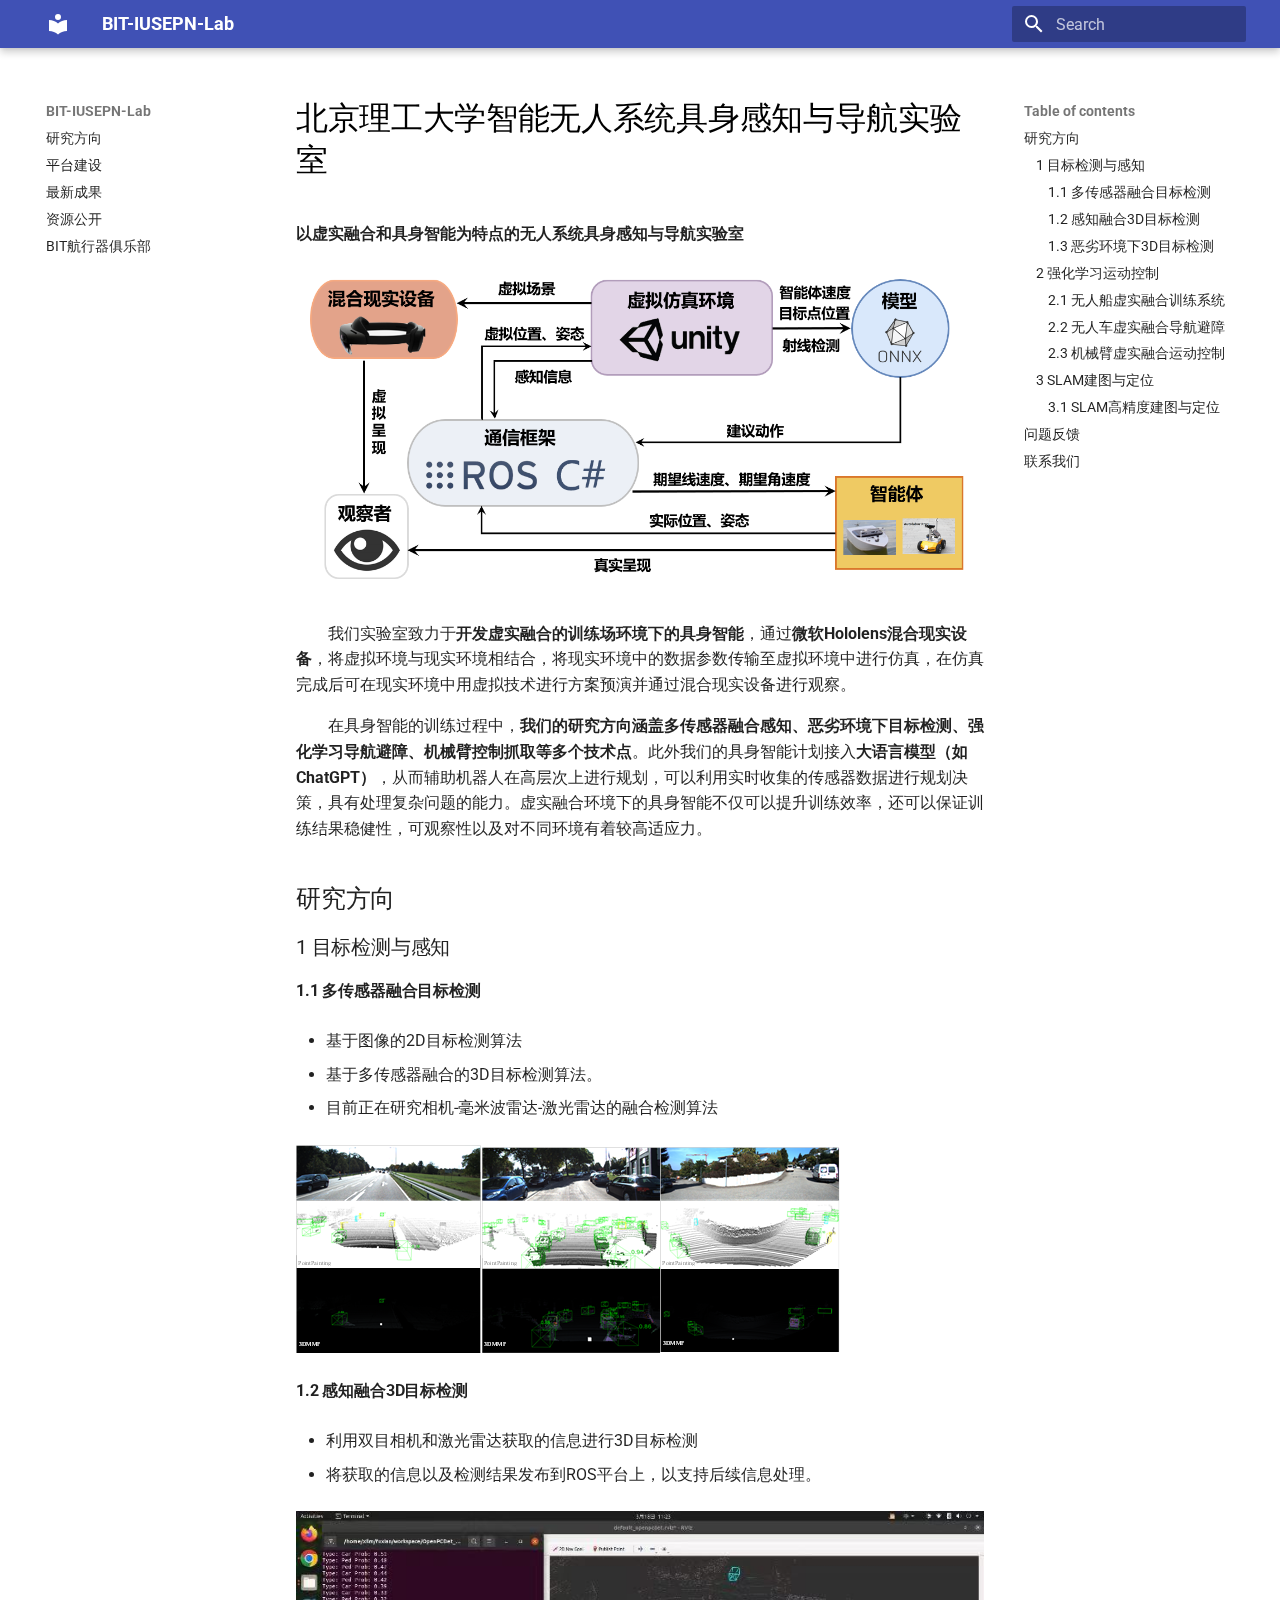
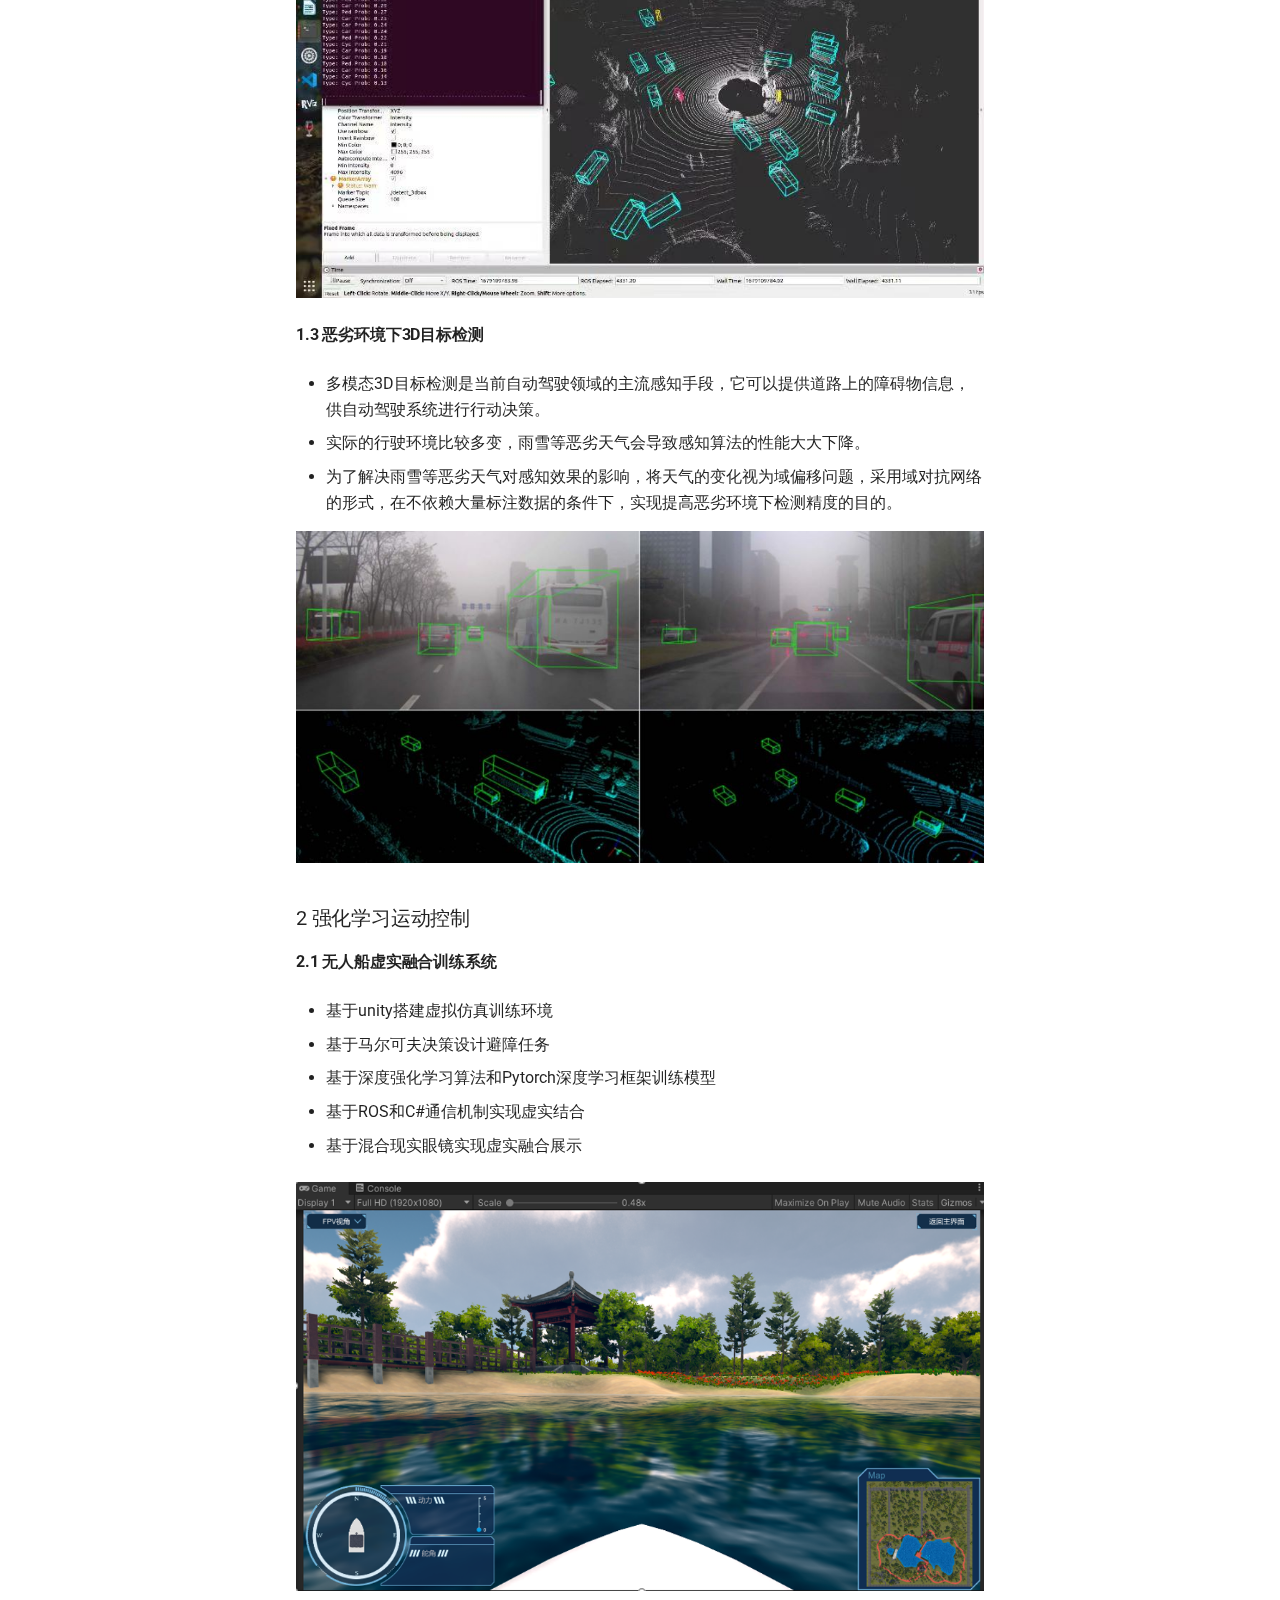
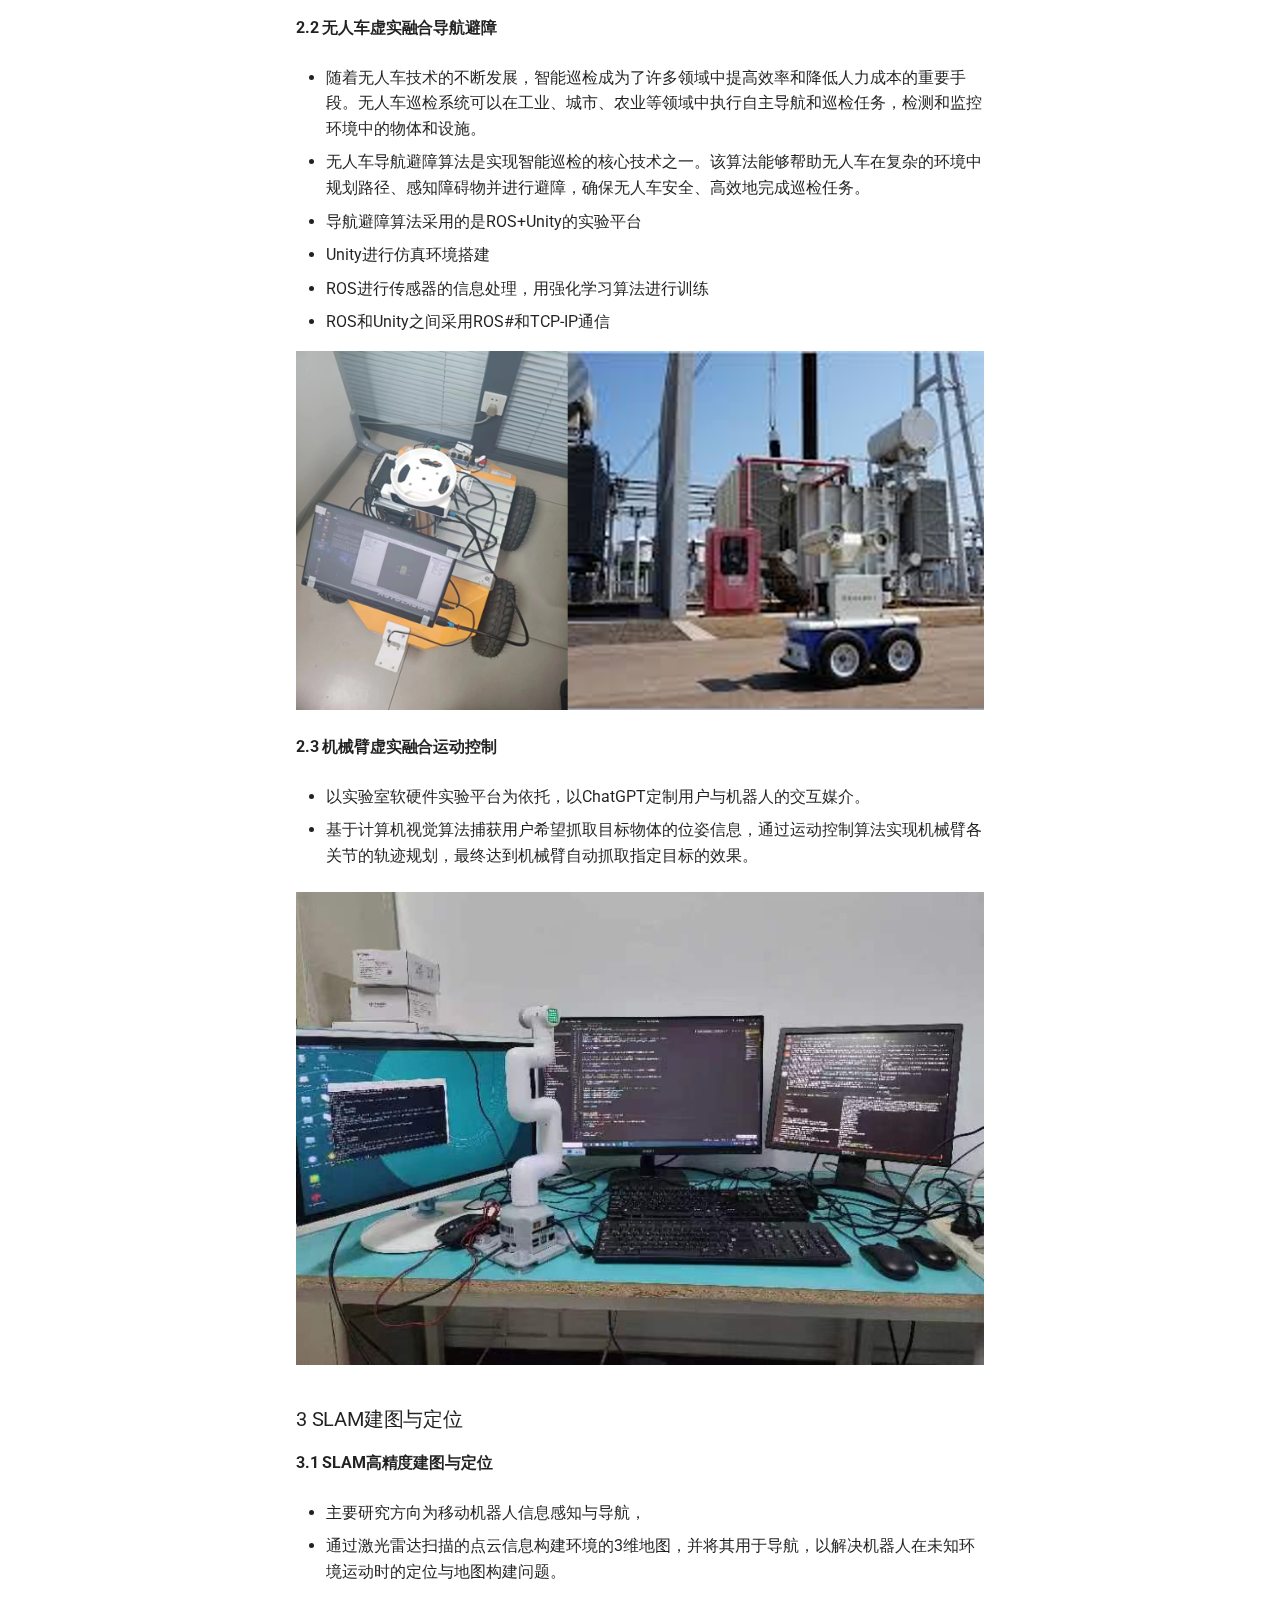
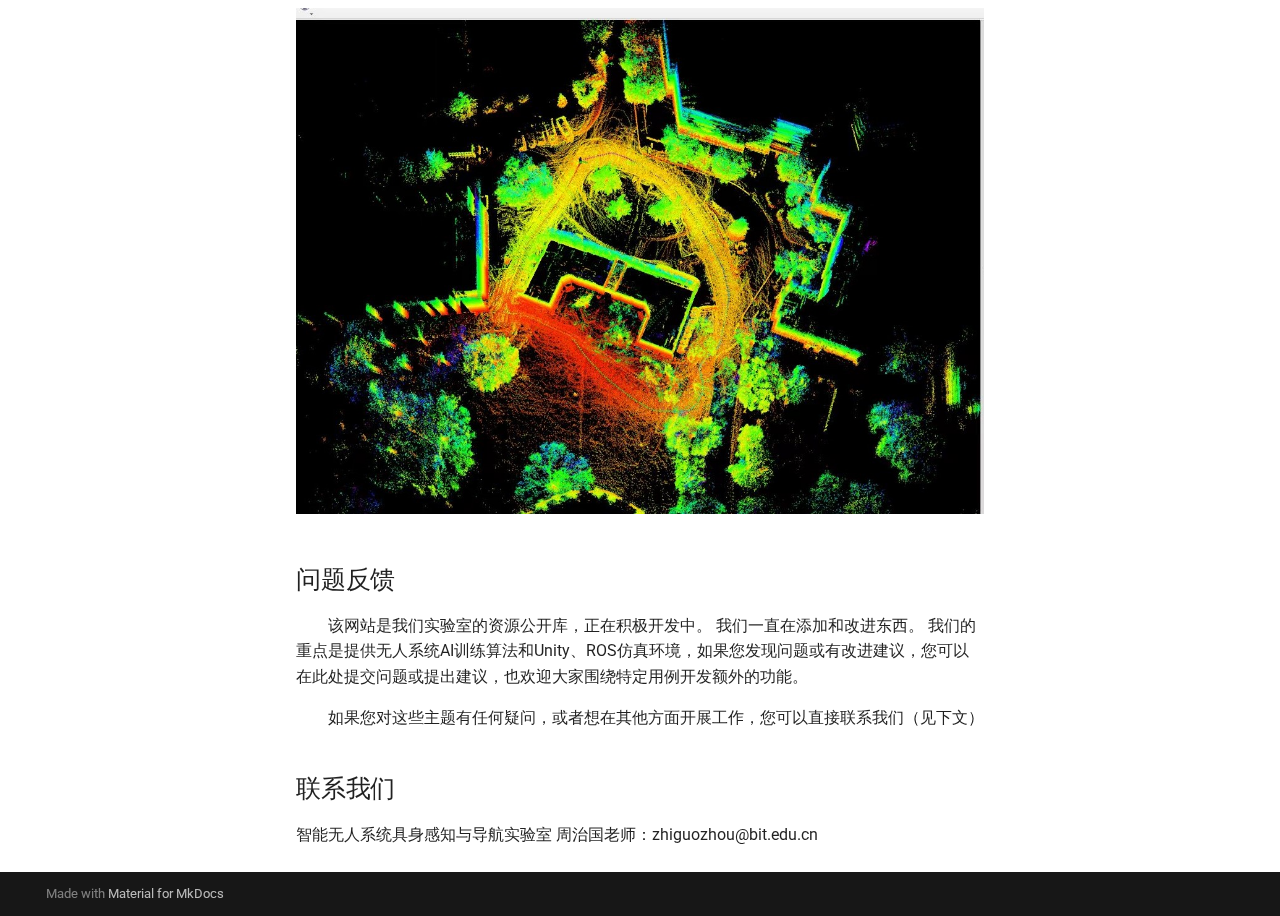
<file: index.html>
<!doctype html>
<html lang="en" class="no-js">
  <head>
    
      <meta charset="utf-8">
      <meta name="viewport" content="width=device-width,initial-scale=1">
      
      
      
      
      
      
      <link rel="icon" href="assets/images/favicon.png">
      <meta name="generator" content="mkdocs-1.6.1, mkdocs-material-9.5.34">
    
    
      
        <title>BIT-IUSEPN-Lab</title>
      
    
    
      <link rel="stylesheet" href="assets/stylesheets/main.35f28582.min.css">
      
      


    
    
      
    
    
      
        
        
        <link rel="preconnect" href="https://fonts.gstatic.com" crossorigin>
        <link rel="stylesheet" href="https://fonts.googleapis.com/css?family=Roboto:300,300i,400,400i,700,700i%7CRoboto+Mono:400,400i,700,700i&display=fallback">
        <style>:root{--md-text-font:"Roboto";--md-code-font:"Roboto Mono"}</style>
      
    
    
      <link rel="stylesheet" href="css/custom.css">
    
    <script>__md_scope=new URL(".",location),__md_hash=e=>[...e].reduce(((e,_)=>(e<<5)-e+_.charCodeAt(0)),0),__md_get=(e,_=localStorage,t=__md_scope)=>JSON.parse(_.getItem(t.pathname+"."+e)),__md_set=(e,_,t=localStorage,a=__md_scope)=>{try{t.setItem(a.pathname+"."+e,JSON.stringify(_))}catch(e){}}</script>
    
      

    
    
    
  </head>
  
  
    <body dir="ltr">
  
    
    <input class="md-toggle" data-md-toggle="drawer" type="checkbox" id="__drawer" autocomplete="off">
    <input class="md-toggle" data-md-toggle="search" type="checkbox" id="__search" autocomplete="off">
    <label class="md-overlay" for="__drawer"></label>
    <div data-md-component="skip">
      
        
        <a href="#_1" class="md-skip">
          Skip to content
        </a>
      
    </div>
    <div data-md-component="announce">
      
    </div>
    
    
      

  

<header class="md-header md-header--shadow" data-md-component="header">
  <nav class="md-header__inner md-grid" aria-label="Header">
    <a href="." title="BIT-IUSEPN-Lab" class="md-header__button md-logo" aria-label="BIT-IUSEPN-Lab" data-md-component="logo">
      
  
  <svg xmlns="http://www.w3.org/2000/svg" viewBox="0 0 24 24"><path d="M12 8a3 3 0 0 0 3-3 3 3 0 0 0-3-3 3 3 0 0 0-3 3 3 3 0 0 0 3 3m0 3.54C9.64 9.35 6.5 8 3 8v11c3.5 0 6.64 1.35 9 3.54 2.36-2.19 5.5-3.54 9-3.54V8c-3.5 0-6.64 1.35-9 3.54"/></svg>

    </a>
    <label class="md-header__button md-icon" for="__drawer">
      
      <svg xmlns="http://www.w3.org/2000/svg" viewBox="0 0 24 24"><path d="M3 6h18v2H3zm0 5h18v2H3zm0 5h18v2H3z"/></svg>
    </label>
    <div class="md-header__title" data-md-component="header-title">
      <div class="md-header__ellipsis">
        <div class="md-header__topic">
          <span class="md-ellipsis">
            BIT-IUSEPN-Lab
          </span>
        </div>
        <div class="md-header__topic" data-md-component="header-topic">
          <span class="md-ellipsis">
            
              北京理工大学智能无人系统具身感知与导航实验室
            
          </span>
        </div>
      </div>
    </div>
    
    
      <script>var palette=__md_get("__palette");if(palette&&palette.color){if("(prefers-color-scheme)"===palette.color.media){var media=matchMedia("(prefers-color-scheme: light)"),input=document.querySelector(media.matches?"[data-md-color-media='(prefers-color-scheme: light)']":"[data-md-color-media='(prefers-color-scheme: dark)']");palette.color.media=input.getAttribute("data-md-color-media"),palette.color.scheme=input.getAttribute("data-md-color-scheme"),palette.color.primary=input.getAttribute("data-md-color-primary"),palette.color.accent=input.getAttribute("data-md-color-accent")}for(var[key,value]of Object.entries(palette.color))document.body.setAttribute("data-md-color-"+key,value)}</script>
    
    
    
      <label class="md-header__button md-icon" for="__search">
        
        <svg xmlns="http://www.w3.org/2000/svg" viewBox="0 0 24 24"><path d="M9.5 3A6.5 6.5 0 0 1 16 9.5c0 1.61-.59 3.09-1.56 4.23l.27.27h.79l5 5-1.5 1.5-5-5v-.79l-.27-.27A6.52 6.52 0 0 1 9.5 16 6.5 6.5 0 0 1 3 9.5 6.5 6.5 0 0 1 9.5 3m0 2C7 5 5 7 5 9.5S7 14 9.5 14 14 12 14 9.5 12 5 9.5 5"/></svg>
      </label>
      <div class="md-search" data-md-component="search" role="dialog">
  <label class="md-search__overlay" for="__search"></label>
  <div class="md-search__inner" role="search">
    <form class="md-search__form" name="search">
      <input type="text" class="md-search__input" name="query" aria-label="Search" placeholder="Search" autocapitalize="off" autocorrect="off" autocomplete="off" spellcheck="false" data-md-component="search-query" required>
      <label class="md-search__icon md-icon" for="__search">
        
        <svg xmlns="http://www.w3.org/2000/svg" viewBox="0 0 24 24"><path d="M9.5 3A6.5 6.5 0 0 1 16 9.5c0 1.61-.59 3.09-1.56 4.23l.27.27h.79l5 5-1.5 1.5-5-5v-.79l-.27-.27A6.52 6.52 0 0 1 9.5 16 6.5 6.5 0 0 1 3 9.5 6.5 6.5 0 0 1 9.5 3m0 2C7 5 5 7 5 9.5S7 14 9.5 14 14 12 14 9.5 12 5 9.5 5"/></svg>
        
        <svg xmlns="http://www.w3.org/2000/svg" viewBox="0 0 24 24"><path d="M20 11v2H8l5.5 5.5-1.42 1.42L4.16 12l7.92-7.92L13.5 5.5 8 11z"/></svg>
      </label>
      <nav class="md-search__options" aria-label="Search">
        
        <button type="reset" class="md-search__icon md-icon" title="Clear" aria-label="Clear" tabindex="-1">
          
          <svg xmlns="http://www.w3.org/2000/svg" viewBox="0 0 24 24"><path d="M19 6.41 17.59 5 12 10.59 6.41 5 5 6.41 10.59 12 5 17.59 6.41 19 12 13.41 17.59 19 19 17.59 13.41 12z"/></svg>
        </button>
      </nav>
      
    </form>
    <div class="md-search__output">
      <div class="md-search__scrollwrap" tabindex="0" data-md-scrollfix>
        <div class="md-search-result" data-md-component="search-result">
          <div class="md-search-result__meta">
            Initializing search
          </div>
          <ol class="md-search-result__list" role="presentation"></ol>
        </div>
      </div>
    </div>
  </div>
</div>
    
    
  </nav>
  
</header>
    
    <div class="md-container" data-md-component="container">
      
      
        
          
        
      
      <main class="md-main" data-md-component="main">
        <div class="md-main__inner md-grid">
          
            
              
              <div class="md-sidebar md-sidebar--primary" data-md-component="sidebar" data-md-type="navigation" >
                <div class="md-sidebar__scrollwrap">
                  <div class="md-sidebar__inner">
                    



<nav class="md-nav md-nav--primary" aria-label="Navigation" data-md-level="0">
  <label class="md-nav__title" for="__drawer">
    <a href="." title="BIT-IUSEPN-Lab" class="md-nav__button md-logo" aria-label="BIT-IUSEPN-Lab" data-md-component="logo">
      
  
  <svg xmlns="http://www.w3.org/2000/svg" viewBox="0 0 24 24"><path d="M12 8a3 3 0 0 0 3-3 3 3 0 0 0-3-3 3 3 0 0 0-3 3 3 3 0 0 0 3 3m0 3.54C9.64 9.35 6.5 8 3 8v11c3.5 0 6.64 1.35 9 3.54 2.36-2.19 5.5-3.54 9-3.54V8c-3.5 0-6.64 1.35-9 3.54"/></svg>

    </a>
    BIT-IUSEPN-Lab
  </label>
  
  <ul class="md-nav__list" data-md-scrollfix>
    
      
      
  
  
  
  
    <li class="md-nav__item">
      <a href="ResearchDirection/" class="md-nav__link">
        
  
  <span class="md-ellipsis">
    研究方向
  </span>
  

      </a>
    </li>
  

    
      
      
  
  
  
  
    <li class="md-nav__item">
      <a href="PlatformConstruction/" class="md-nav__link">
        
  
  <span class="md-ellipsis">
    平台建设
  </span>
  

      </a>
    </li>
  

    
      
      
  
  
  
  
    <li class="md-nav__item">
      <a href="LatestResults/" class="md-nav__link">
        
  
  <span class="md-ellipsis">
    最新成果
  </span>
  

      </a>
    </li>
  

    
      
      
  
  
  
  
    <li class="md-nav__item">
      <a href="ResourceDisclosure/" class="md-nav__link">
        
  
  <span class="md-ellipsis">
    资源公开
  </span>
  

      </a>
    </li>
  

    
      
      
  
  
  
  
    <li class="md-nav__item">
      <a href="BITUnmannedVehicleClub/" class="md-nav__link">
        
  
  <span class="md-ellipsis">
    BIT航行器俱乐部
  </span>
  

      </a>
    </li>
  

    
  </ul>
</nav>
                  </div>
                </div>
              </div>
            
            
              
              <div class="md-sidebar md-sidebar--secondary" data-md-component="sidebar" data-md-type="toc" >
                <div class="md-sidebar__scrollwrap">
                  <div class="md-sidebar__inner">
                    

<nav class="md-nav md-nav--secondary" aria-label="Table of contents">
  
  
  
    
  
  
    <label class="md-nav__title" for="__toc">
      <span class="md-nav__icon md-icon"></span>
      Table of contents
    </label>
    <ul class="md-nav__list" data-md-component="toc" data-md-scrollfix>
      
        <li class="md-nav__item">
  <a href="#_2" class="md-nav__link">
    <span class="md-ellipsis">
      研究方向
    </span>
  </a>
  
    <nav class="md-nav" aria-label="研究方向">
      <ul class="md-nav__list">
        
          <li class="md-nav__item">
  <a href="#1" class="md-nav__link">
    <span class="md-ellipsis">
      1 目标检测与感知
    </span>
  </a>
  
    <nav class="md-nav" aria-label="1 目标检测与感知">
      <ul class="md-nav__list">
        
          <li class="md-nav__item">
  <a href="#11" class="md-nav__link">
    <span class="md-ellipsis">
      1.1 多传感器融合目标检测
    </span>
  </a>
  
</li>
        
          <li class="md-nav__item">
  <a href="#12-3d" class="md-nav__link">
    <span class="md-ellipsis">
      1.2 感知融合3D目标检测
    </span>
  </a>
  
</li>
        
          <li class="md-nav__item">
  <a href="#13-3d" class="md-nav__link">
    <span class="md-ellipsis">
      1.3 恶劣环境下3D目标检测
    </span>
  </a>
  
</li>
        
      </ul>
    </nav>
  
</li>
        
          <li class="md-nav__item">
  <a href="#2" class="md-nav__link">
    <span class="md-ellipsis">
      2 强化学习运动控制
    </span>
  </a>
  
    <nav class="md-nav" aria-label="2 强化学习运动控制">
      <ul class="md-nav__list">
        
          <li class="md-nav__item">
  <a href="#21" class="md-nav__link">
    <span class="md-ellipsis">
      2.1 无人船虚实融合训练系统
    </span>
  </a>
  
</li>
        
          <li class="md-nav__item">
  <a href="#22" class="md-nav__link">
    <span class="md-ellipsis">
      2.2 无人车虚实融合导航避障
    </span>
  </a>
  
</li>
        
          <li class="md-nav__item">
  <a href="#23" class="md-nav__link">
    <span class="md-ellipsis">
      2.3 机械臂虚实融合运动控制
    </span>
  </a>
  
</li>
        
      </ul>
    </nav>
  
</li>
        
          <li class="md-nav__item">
  <a href="#3-slam" class="md-nav__link">
    <span class="md-ellipsis">
      3 SLAM建图与定位
    </span>
  </a>
  
    <nav class="md-nav" aria-label="3 SLAM建图与定位">
      <ul class="md-nav__list">
        
          <li class="md-nav__item">
  <a href="#31-slam" class="md-nav__link">
    <span class="md-ellipsis">
      3.1 SLAM高精度建图与定位
    </span>
  </a>
  
</li>
        
      </ul>
    </nav>
  
</li>
        
      </ul>
    </nav>
  
</li>
      
        <li class="md-nav__item">
  <a href="#_3" class="md-nav__link">
    <span class="md-ellipsis">
      问题反馈
    </span>
  </a>
  
</li>
      
        <li class="md-nav__item">
  <a href="#_4" class="md-nav__link">
    <span class="md-ellipsis">
      联系我们
    </span>
  </a>
  
</li>
      
    </ul>
  
</nav>
                  </div>
                </div>
              </div>
            
          
          
            <div class="md-content" data-md-component="content">
              <article class="md-content__inner md-typeset">
                
                  


<h1 id="_1">北京理工大学智能无人系统具身感知与导航实验室</h1>
<p><strong>以虚实融合和具身智能为特点的无人系统具身感知与导航实验室</strong></p>
<p><img alt="" src="imagLab/0%E6%A1%86%E6%9E%B6%E5%9B%BE.jpg" /></p>
<p>&emsp;&emsp;我们实验室致力于<strong>开发虚实融合的训练场环境下的具身智能</strong>，通过<strong>微软Hololens混合现实设备</strong>，将虚拟环境与现实环境相结合，将现实环境中的数据参数传输至虚拟环境中进行仿真，在仿真完成后可在现实环境中用虚拟技术进行方案预演并通过混合现实设备进行观察。</p>
<p>&emsp;&emsp;在具身智能的训练过程中，<strong>我们的研究方向涵盖多传感器融合感知、恶劣环境下目标检测、强化学习导航避障、机械臂控制抓取等多个技术点</strong>。此外我们的具身智能计划接入<strong>大语言模型（如ChatGPT）</strong>，从而辅助机器人在高层次上进行规划，可以利用实时收集的传感器数据进行规划决策，具有处理复杂问题的能力。虚实融合环境下的具身智能不仅可以提升训练效率，还可以保证训练结果稳健性，可观察性以及对不同环境有着较高适应力。</p>
<h2 id="_2">研究方向</h2>
<h3 id="1">1 目标检测与感知</h3>
<h4 id="11">1.1 多传感器融合目标检测</h4>
<ul>
<li>
<p>基于图像的2D目标检测算法 </p>
</li>
<li>
<p>基于多传感器融合的3D目标检测算法。 </p>
</li>
<li>
<p>目前正在研究相机-毫米波雷达-激光雷达的融合检测算法</p>
</li>
</ul>
<p><img alt="" src="imagLab/2%E5%A4%9A%E4%BC%A0%E6%84%9F%E5%99%A8%E8%9E%8D%E5%90%88.jpg" /></p>
<h4 id="12-3d">1.2 感知融合3D目标检测</h4>
<ul>
<li>
<p>利用双目相机和激光雷达获取的信息进行3D目标检测</p>
</li>
<li>
<p>将获取的信息以及检测结果发布到ROS平台上，以支持后续信息处理。</p>
</li>
</ul>
<p><img alt="" src="imagLab/3.3D%E7%9B%AE%E6%A0%87%E6%A3%80%E6%B5%8B.jpg" /></p>
<h4 id="13-3d">1.3 恶劣环境下3D目标检测</h4>
<ul>
<li>
<p>多模态3D目标检测是当前自动驾驶领域的主流感知手段，它可以提供道路上的障碍物信息，供自动驾驶系统进行行动决策。</p>
</li>
<li>
<p>实际的行驶环境比较多变，雨雪等恶劣天气会导致感知算法的性能大大下降。</p>
</li>
<li>为了解决雨雪等恶劣天气对感知效果的影响，将天气的变化视为域偏移问题，采用域对抗网络的形式，在不依赖大量标注数据的条件下，实现提高恶劣环境下检测精度的目的。</li>
</ul>
<p><img alt="" src="imagLab/1%E8%9E%8D%E5%90%883D%E7%9B%AE%E6%A0%87%E6%A3%80%E6%B5%8B.jpg" /></p>
<h3 id="2">2 强化学习运动控制</h3>
<h4 id="21">2.1 无人船虚实融合训练系统</h4>
<ul>
<li>
<p>基于unity搭建虚拟仿真训练环境</p>
</li>
<li>
<p>基于马尔可夫决策设计避障任务</p>
</li>
<li>
<p>基于深度强化学习算法和Pytorch深度学习框架训练模型</p>
</li>
<li>
<p>基于ROS和C#通信机制实现虚实结合</p>
</li>
<li>
<p>基于混合现实眼镜实现虚实融合展示</p>
</li>
</ul>
<p><img alt="" src="imagLab/4%E6%97%A0%E4%BA%BA%E8%88%B9.PNG" /></p>
<h4 id="22">2.2 无人车虚实融合导航避障</h4>
<ul>
<li>
<p>随着无人车技术的不断发展，智能巡检成为了许多领域中提高效率和降低人力成本的重要手段。无人车巡检系统可以在工业、城市、农业等领域中执行自主导航和巡检任务，检测和监控环境中的物体和设施。</p>
</li>
<li>
<p>无人车导航避障算法是实现智能巡检的核心技术之一。该算法能够帮助无人车在复杂的环境中规划路径、感知障碍物并进行避障，确保无人车安全、高效地完成巡检任务。</p>
</li>
<li>导航避障算法采用的是ROS+Unity的实验平台</li>
<li>Unity进行仿真环境搭建</li>
<li>ROS进行传感器的信息处理，用强化学习算法进行训练</li>
<li>ROS和Unity之间采用ROS#和TCP-IP通信</li>
</ul>
<p><img alt="" src="imagLab/5%E7%94%B5%E5%8A%9B%E5%B7%A1%E6%A3%80.png" /></p>
<h4 id="23">2.3 机械臂虚实融合运动控制</h4>
<ul>
<li>
<p>以实验室软硬件实验平台为依托，以ChatGPT定制用户与机器人的交互媒介。</p>
</li>
<li>
<p>基于计算机视觉算法捕获用户希望抓取目标物体的位姿信息，通过运动控制算法实现机械臂各关节的轨迹规划，最终达到机械臂自动抓取指定目标的效果。</p>
</li>
</ul>
<p><img alt="" src="imagLab/6%E6%9C%BA%E6%A2%B0%E8%87%82.jpg" /></p>
<h3 id="3-slam">3 SLAM建图与定位</h3>
<h4 id="31-slam">3.1 SLAM高精度建图与定位</h4>
<ul>
<li>
<p>主要研究方向为移动机器人信息感知与导航，</p>
</li>
<li>
<p>通过激光雷达扫描的点云信息构建环境的3维地图，并将其用于导航，以解决机器人在未知环境运动时的定位与地图构建问题。</p>
</li>
</ul>
<p><img alt="" src="imagLab/7SLAM%E5%BB%BA%E5%9B%BE.jpg" /></p>
<h2 id="_3">问题反馈</h2>
<p>&emsp;&emsp;该网站是我们实验室的资源公开库，正在积极开发中。 我们一直在添加和改进东西。 我们的重点是提供无人系统AI训练算法和Unity、ROS仿真环境，如果您发现问题或有改进建议，您可以在此处提交问题或提出建议，也欢迎大家围绕特定用例开发额外的功能。</p>
<p>&emsp;&emsp;如果您对这些主题有任何疑问，或者想在其他方面开展工作，您可以直接联系我们（见下文）</p>
<h2 id="_4">联系我们</h2>
<p>智能无人系统具身感知与导航实验室
周治国老师：zhiguozhou@bit.edu.cn</p>












                
              </article>
            </div>
          
          
<script>var target=document.getElementById(location.hash.slice(1));target&&target.name&&(target.checked=target.name.startsWith("__tabbed_"))</script>
        </div>
        
      </main>
      
        <footer class="md-footer">
  
  <div class="md-footer-meta md-typeset">
    <div class="md-footer-meta__inner md-grid">
      <div class="md-copyright">
  
  
    Made with
    <a href="https://squidfunk.github.io/mkdocs-material/" target="_blank" rel="noopener">
      Material for MkDocs
    </a>
  
</div>
      
    </div>
  </div>
</footer>
      
    </div>
    <div class="md-dialog" data-md-component="dialog">
      <div class="md-dialog__inner md-typeset"></div>
    </div>
    
    
    <script id="__config" type="application/json">{"base": ".", "features": [], "search": "assets/javascripts/workers/search.07f07601.min.js", "translations": {"clipboard.copied": "Copied to clipboard", "clipboard.copy": "Copy to clipboard", "search.result.more.one": "1 more on this page", "search.result.more.other": "# more on this page", "search.result.none": "No matching documents", "search.result.one": "1 matching document", "search.result.other": "# matching documents", "search.result.placeholder": "Type to start searching", "search.result.term.missing": "Missing", "select.version": "Select version"}}</script>
    
    
      <script src="assets/javascripts/bundle.56dfad97.min.js"></script>
      
    
  </body>
</html>
</file>
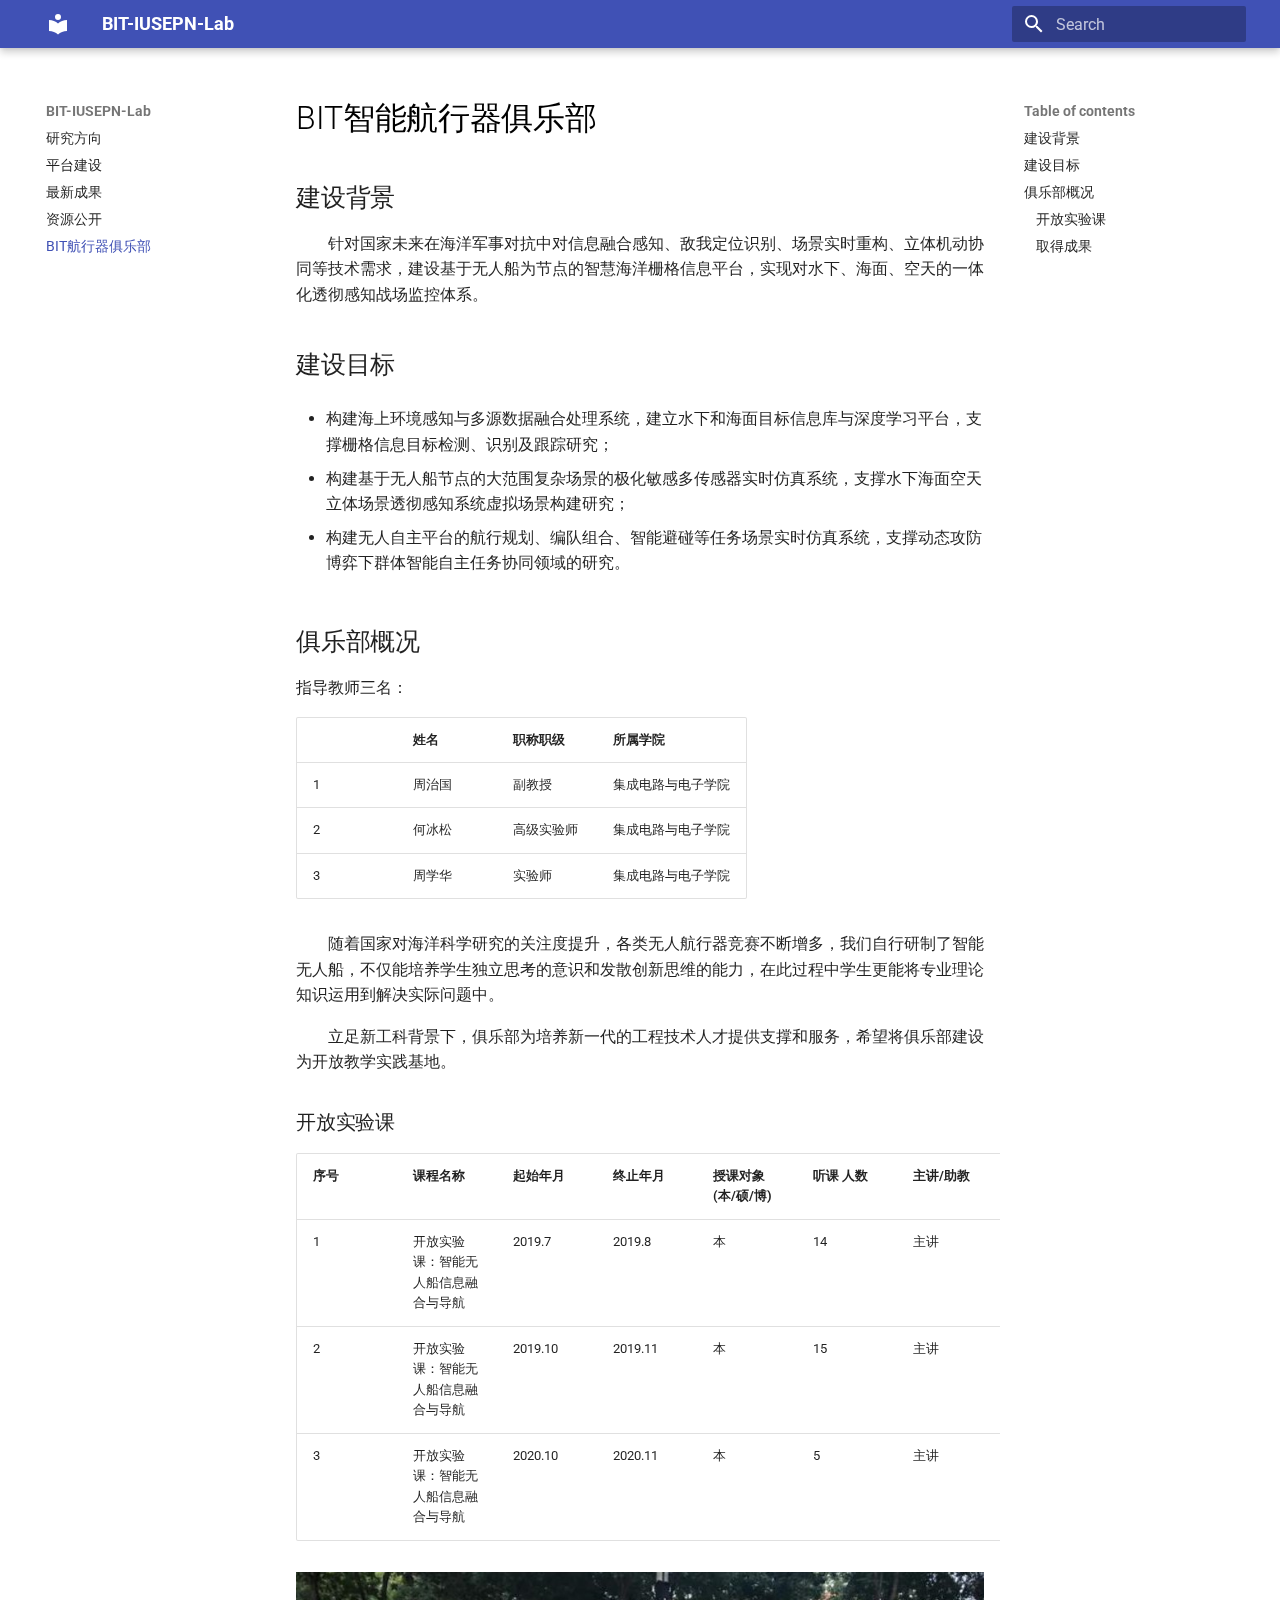
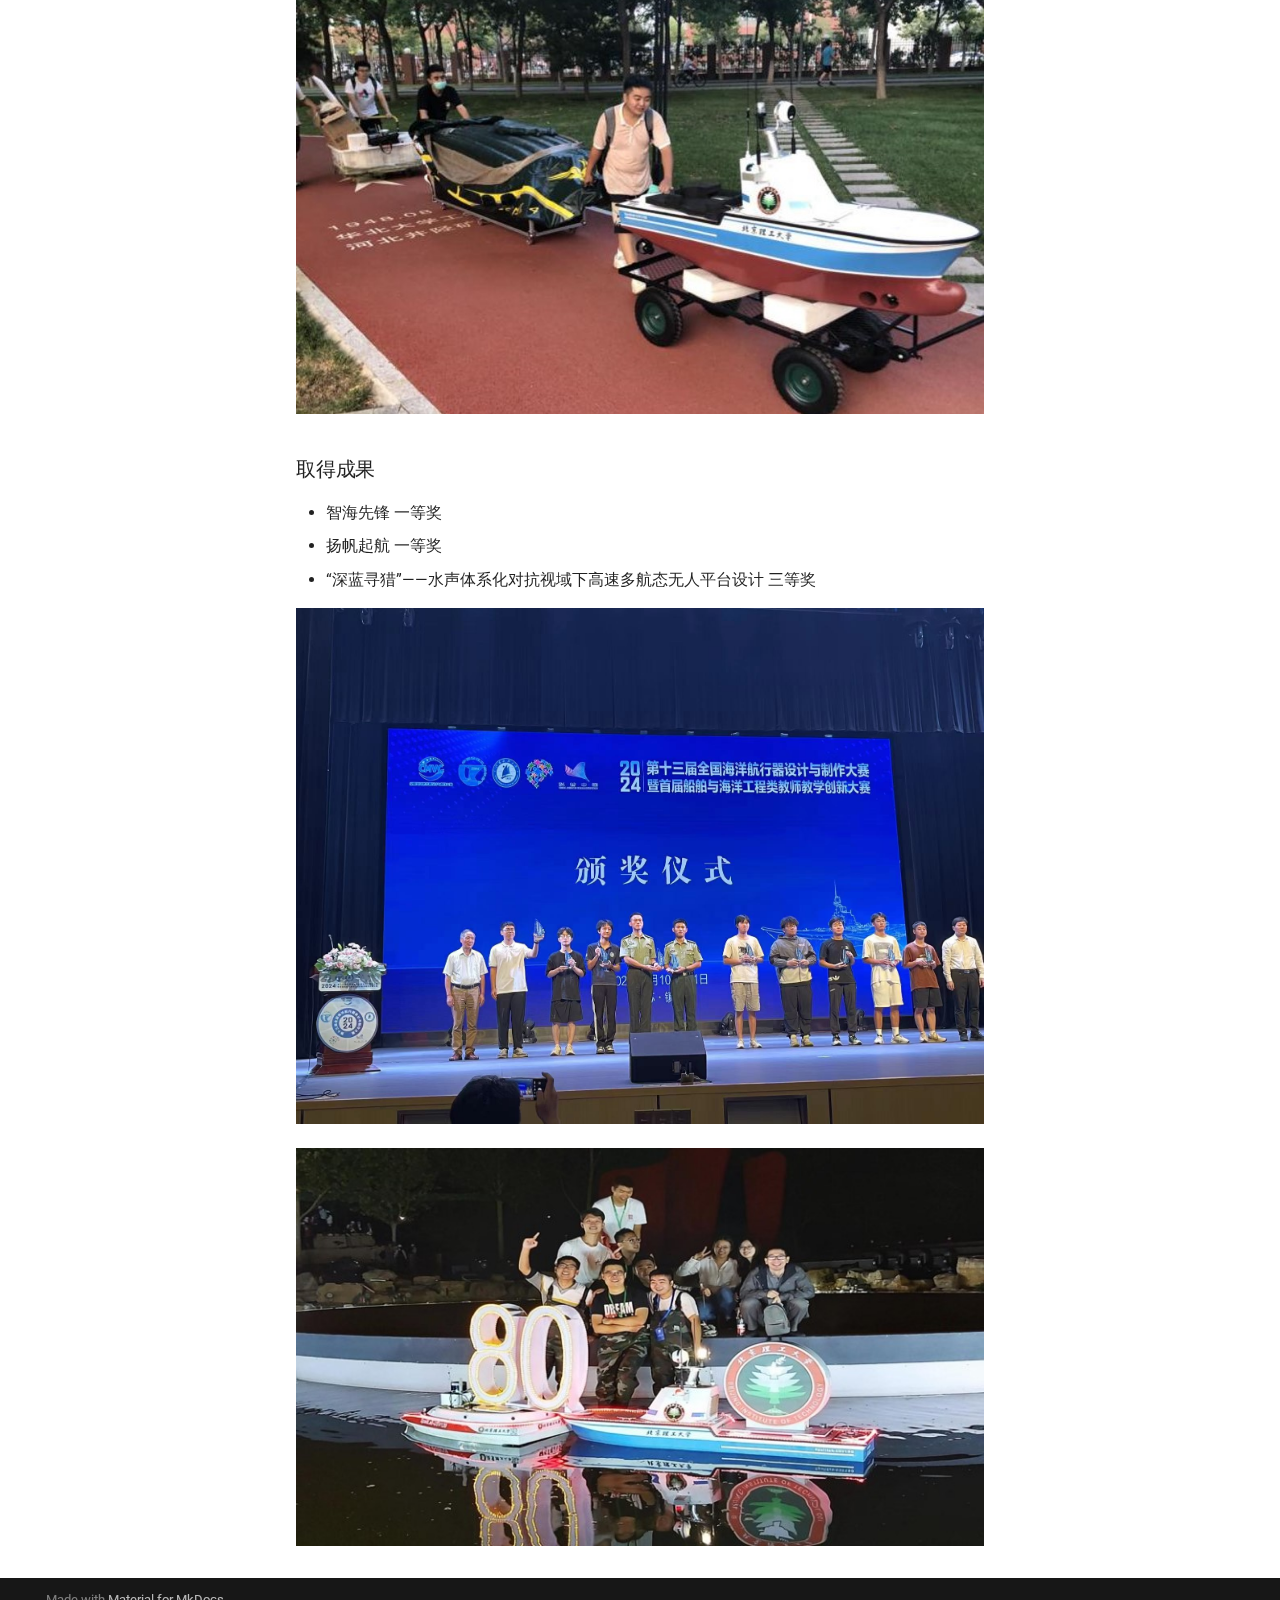
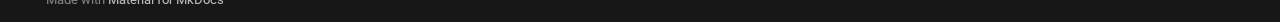
<file: BITUnmannedVehicleClub/index.html>
<!doctype html>
<html lang="en" class="no-js">
  <head>
    
      <meta charset="utf-8">
      <meta name="viewport" content="width=device-width,initial-scale=1">
      
      
      
      
        <link rel="prev" href="../ResourceDisclosure/">
      
      
      
      <link rel="icon" href="../assets/images/favicon.png">
      <meta name="generator" content="mkdocs-1.6.1, mkdocs-material-9.5.34">
    
    
      
        <title>BIT航行器俱乐部 - BIT-IUSEPN-Lab</title>
      
    
    
      <link rel="stylesheet" href="../assets/stylesheets/main.35f28582.min.css">
      
      


    
    
      
    
    
      
        
        
        <link rel="preconnect" href="https://fonts.gstatic.com" crossorigin>
        <link rel="stylesheet" href="https://fonts.googleapis.com/css?family=Roboto:300,300i,400,400i,700,700i%7CRoboto+Mono:400,400i,700,700i&display=fallback">
        <style>:root{--md-text-font:"Roboto";--md-code-font:"Roboto Mono"}</style>
      
    
    
      <link rel="stylesheet" href="../css/custom.css">
    
    <script>__md_scope=new URL("..",location),__md_hash=e=>[...e].reduce(((e,_)=>(e<<5)-e+_.charCodeAt(0)),0),__md_get=(e,_=localStorage,t=__md_scope)=>JSON.parse(_.getItem(t.pathname+"."+e)),__md_set=(e,_,t=localStorage,a=__md_scope)=>{try{t.setItem(a.pathname+"."+e,JSON.stringify(_))}catch(e){}}</script>
    
      

    
    
    
  </head>
  
  
    <body dir="ltr">
  
    
    <input class="md-toggle" data-md-toggle="drawer" type="checkbox" id="__drawer" autocomplete="off">
    <input class="md-toggle" data-md-toggle="search" type="checkbox" id="__search" autocomplete="off">
    <label class="md-overlay" for="__drawer"></label>
    <div data-md-component="skip">
      
        
        <a href="#bit" class="md-skip">
          Skip to content
        </a>
      
    </div>
    <div data-md-component="announce">
      
    </div>
    
    
      

  

<header class="md-header md-header--shadow" data-md-component="header">
  <nav class="md-header__inner md-grid" aria-label="Header">
    <a href=".." title="BIT-IUSEPN-Lab" class="md-header__button md-logo" aria-label="BIT-IUSEPN-Lab" data-md-component="logo">
      
  
  <svg xmlns="http://www.w3.org/2000/svg" viewBox="0 0 24 24"><path d="M12 8a3 3 0 0 0 3-3 3 3 0 0 0-3-3 3 3 0 0 0-3 3 3 3 0 0 0 3 3m0 3.54C9.64 9.35 6.5 8 3 8v11c3.5 0 6.64 1.35 9 3.54 2.36-2.19 5.5-3.54 9-3.54V8c-3.5 0-6.64 1.35-9 3.54"/></svg>

    </a>
    <label class="md-header__button md-icon" for="__drawer">
      
      <svg xmlns="http://www.w3.org/2000/svg" viewBox="0 0 24 24"><path d="M3 6h18v2H3zm0 5h18v2H3zm0 5h18v2H3z"/></svg>
    </label>
    <div class="md-header__title" data-md-component="header-title">
      <div class="md-header__ellipsis">
        <div class="md-header__topic">
          <span class="md-ellipsis">
            BIT-IUSEPN-Lab
          </span>
        </div>
        <div class="md-header__topic" data-md-component="header-topic">
          <span class="md-ellipsis">
            
              BIT航行器俱乐部
            
          </span>
        </div>
      </div>
    </div>
    
    
      <script>var palette=__md_get("__palette");if(palette&&palette.color){if("(prefers-color-scheme)"===palette.color.media){var media=matchMedia("(prefers-color-scheme: light)"),input=document.querySelector(media.matches?"[data-md-color-media='(prefers-color-scheme: light)']":"[data-md-color-media='(prefers-color-scheme: dark)']");palette.color.media=input.getAttribute("data-md-color-media"),palette.color.scheme=input.getAttribute("data-md-color-scheme"),palette.color.primary=input.getAttribute("data-md-color-primary"),palette.color.accent=input.getAttribute("data-md-color-accent")}for(var[key,value]of Object.entries(palette.color))document.body.setAttribute("data-md-color-"+key,value)}</script>
    
    
    
      <label class="md-header__button md-icon" for="__search">
        
        <svg xmlns="http://www.w3.org/2000/svg" viewBox="0 0 24 24"><path d="M9.5 3A6.5 6.5 0 0 1 16 9.5c0 1.61-.59 3.09-1.56 4.23l.27.27h.79l5 5-1.5 1.5-5-5v-.79l-.27-.27A6.52 6.52 0 0 1 9.5 16 6.5 6.5 0 0 1 3 9.5 6.5 6.5 0 0 1 9.5 3m0 2C7 5 5 7 5 9.5S7 14 9.5 14 14 12 14 9.5 12 5 9.5 5"/></svg>
      </label>
      <div class="md-search" data-md-component="search" role="dialog">
  <label class="md-search__overlay" for="__search"></label>
  <div class="md-search__inner" role="search">
    <form class="md-search__form" name="search">
      <input type="text" class="md-search__input" name="query" aria-label="Search" placeholder="Search" autocapitalize="off" autocorrect="off" autocomplete="off" spellcheck="false" data-md-component="search-query" required>
      <label class="md-search__icon md-icon" for="__search">
        
        <svg xmlns="http://www.w3.org/2000/svg" viewBox="0 0 24 24"><path d="M9.5 3A6.5 6.5 0 0 1 16 9.5c0 1.61-.59 3.09-1.56 4.23l.27.27h.79l5 5-1.5 1.5-5-5v-.79l-.27-.27A6.52 6.52 0 0 1 9.5 16 6.5 6.5 0 0 1 3 9.5 6.5 6.5 0 0 1 9.5 3m0 2C7 5 5 7 5 9.5S7 14 9.5 14 14 12 14 9.5 12 5 9.5 5"/></svg>
        
        <svg xmlns="http://www.w3.org/2000/svg" viewBox="0 0 24 24"><path d="M20 11v2H8l5.5 5.5-1.42 1.42L4.16 12l7.92-7.92L13.5 5.5 8 11z"/></svg>
      </label>
      <nav class="md-search__options" aria-label="Search">
        
        <button type="reset" class="md-search__icon md-icon" title="Clear" aria-label="Clear" tabindex="-1">
          
          <svg xmlns="http://www.w3.org/2000/svg" viewBox="0 0 24 24"><path d="M19 6.41 17.59 5 12 10.59 6.41 5 5 6.41 10.59 12 5 17.59 6.41 19 12 13.41 17.59 19 19 17.59 13.41 12z"/></svg>
        </button>
      </nav>
      
    </form>
    <div class="md-search__output">
      <div class="md-search__scrollwrap" tabindex="0" data-md-scrollfix>
        <div class="md-search-result" data-md-component="search-result">
          <div class="md-search-result__meta">
            Initializing search
          </div>
          <ol class="md-search-result__list" role="presentation"></ol>
        </div>
      </div>
    </div>
  </div>
</div>
    
    
  </nav>
  
</header>
    
    <div class="md-container" data-md-component="container">
      
      
        
          
        
      
      <main class="md-main" data-md-component="main">
        <div class="md-main__inner md-grid">
          
            
              
              <div class="md-sidebar md-sidebar--primary" data-md-component="sidebar" data-md-type="navigation" >
                <div class="md-sidebar__scrollwrap">
                  <div class="md-sidebar__inner">
                    



<nav class="md-nav md-nav--primary" aria-label="Navigation" data-md-level="0">
  <label class="md-nav__title" for="__drawer">
    <a href=".." title="BIT-IUSEPN-Lab" class="md-nav__button md-logo" aria-label="BIT-IUSEPN-Lab" data-md-component="logo">
      
  
  <svg xmlns="http://www.w3.org/2000/svg" viewBox="0 0 24 24"><path d="M12 8a3 3 0 0 0 3-3 3 3 0 0 0-3-3 3 3 0 0 0-3 3 3 3 0 0 0 3 3m0 3.54C9.64 9.35 6.5 8 3 8v11c3.5 0 6.64 1.35 9 3.54 2.36-2.19 5.5-3.54 9-3.54V8c-3.5 0-6.64 1.35-9 3.54"/></svg>

    </a>
    BIT-IUSEPN-Lab
  </label>
  
  <ul class="md-nav__list" data-md-scrollfix>
    
      
      
  
  
  
  
    <li class="md-nav__item">
      <a href="../ResearchDirection/" class="md-nav__link">
        
  
  <span class="md-ellipsis">
    研究方向
  </span>
  

      </a>
    </li>
  

    
      
      
  
  
  
  
    <li class="md-nav__item">
      <a href="../PlatformConstruction/" class="md-nav__link">
        
  
  <span class="md-ellipsis">
    平台建设
  </span>
  

      </a>
    </li>
  

    
      
      
  
  
  
  
    <li class="md-nav__item">
      <a href="../LatestResults/" class="md-nav__link">
        
  
  <span class="md-ellipsis">
    最新成果
  </span>
  

      </a>
    </li>
  

    
      
      
  
  
  
  
    <li class="md-nav__item">
      <a href="../ResourceDisclosure/" class="md-nav__link">
        
  
  <span class="md-ellipsis">
    资源公开
  </span>
  

      </a>
    </li>
  

    
      
      
  
  
    
  
  
  
    <li class="md-nav__item md-nav__item--active">
      
      <input class="md-nav__toggle md-toggle" type="checkbox" id="__toc">
      
      
        
      
      
        <label class="md-nav__link md-nav__link--active" for="__toc">
          
  
  <span class="md-ellipsis">
    BIT航行器俱乐部
  </span>
  

          <span class="md-nav__icon md-icon"></span>
        </label>
      
      <a href="./" class="md-nav__link md-nav__link--active">
        
  
  <span class="md-ellipsis">
    BIT航行器俱乐部
  </span>
  

      </a>
      
        

<nav class="md-nav md-nav--secondary" aria-label="Table of contents">
  
  
  
    
  
  
    <label class="md-nav__title" for="__toc">
      <span class="md-nav__icon md-icon"></span>
      Table of contents
    </label>
    <ul class="md-nav__list" data-md-component="toc" data-md-scrollfix>
      
        <li class="md-nav__item">
  <a href="#_1" class="md-nav__link">
    <span class="md-ellipsis">
      建设背景
    </span>
  </a>
  
</li>
      
        <li class="md-nav__item">
  <a href="#_2" class="md-nav__link">
    <span class="md-ellipsis">
      建设目标
    </span>
  </a>
  
</li>
      
        <li class="md-nav__item">
  <a href="#_3" class="md-nav__link">
    <span class="md-ellipsis">
      俱乐部概况
    </span>
  </a>
  
    <nav class="md-nav" aria-label="俱乐部概况">
      <ul class="md-nav__list">
        
          <li class="md-nav__item">
  <a href="#_4" class="md-nav__link">
    <span class="md-ellipsis">
      开放实验课
    </span>
  </a>
  
</li>
        
          <li class="md-nav__item">
  <a href="#_5" class="md-nav__link">
    <span class="md-ellipsis">
      取得成果
    </span>
  </a>
  
</li>
        
      </ul>
    </nav>
  
</li>
      
    </ul>
  
</nav>
      
    </li>
  

    
  </ul>
</nav>
                  </div>
                </div>
              </div>
            
            
              
              <div class="md-sidebar md-sidebar--secondary" data-md-component="sidebar" data-md-type="toc" >
                <div class="md-sidebar__scrollwrap">
                  <div class="md-sidebar__inner">
                    

<nav class="md-nav md-nav--secondary" aria-label="Table of contents">
  
  
  
    
  
  
    <label class="md-nav__title" for="__toc">
      <span class="md-nav__icon md-icon"></span>
      Table of contents
    </label>
    <ul class="md-nav__list" data-md-component="toc" data-md-scrollfix>
      
        <li class="md-nav__item">
  <a href="#_1" class="md-nav__link">
    <span class="md-ellipsis">
      建设背景
    </span>
  </a>
  
</li>
      
        <li class="md-nav__item">
  <a href="#_2" class="md-nav__link">
    <span class="md-ellipsis">
      建设目标
    </span>
  </a>
  
</li>
      
        <li class="md-nav__item">
  <a href="#_3" class="md-nav__link">
    <span class="md-ellipsis">
      俱乐部概况
    </span>
  </a>
  
    <nav class="md-nav" aria-label="俱乐部概况">
      <ul class="md-nav__list">
        
          <li class="md-nav__item">
  <a href="#_4" class="md-nav__link">
    <span class="md-ellipsis">
      开放实验课
    </span>
  </a>
  
</li>
        
          <li class="md-nav__item">
  <a href="#_5" class="md-nav__link">
    <span class="md-ellipsis">
      取得成果
    </span>
  </a>
  
</li>
        
      </ul>
    </nav>
  
</li>
      
    </ul>
  
</nav>
                  </div>
                </div>
              </div>
            
          
          
            <div class="md-content" data-md-component="content">
              <article class="md-content__inner md-typeset">
                
                  


<h1 id="bit">BIT智能航行器俱乐部</h1>
<h2 id="_1">建设背景</h2>
<p>&emsp;&emsp;针对国家未来在海洋军事对抗中对信息融合感知、敌我定位识别、场景实时重构、立体机动协同等技术需求，建设基于无人船为节点的智慧海洋栅格信息平台，实现对水下、海面、空天的一体化透彻感知战场监控体系。</p>
<h2 id="_2">建设目标</h2>
<ul>
<li>
<p>构建海上环境感知与多源数据融合处理系统，建立水下和海面目标信息库与深度学习平台，支撑栅格信息目标检测、识别及跟踪研究；</p>
</li>
<li>
<p>构建基于无人船节点的大范围复杂场景的极化敏感多传感器实时仿真系统，支撑水下海面空天立体场景透彻感知系统虚拟场景构建研究；</p>
</li>
<li>
<p>构建无人自主平台的航行规划、编队组合、智能避碰等任务场景实时仿真系统，支撑动态攻防博弈下群体智能自主任务协同领域的研究。</p>
</li>
</ul>
<h2 id="_3">俱乐部概况</h2>
<p>指导教师三名：</p>
<table>
<thead>
<tr>
<th></th>
<th>姓名</th>
<th>职称职级</th>
<th>所属学院</th>
</tr>
</thead>
<tbody>
<tr>
<td>1</td>
<td>周治国</td>
<td>副教授</td>
<td>集成电路与电子学院</td>
</tr>
<tr>
<td>2</td>
<td>何冰松</td>
<td>高级实验师</td>
<td>集成电路与电子学院</td>
</tr>
<tr>
<td>3</td>
<td>周学华</td>
<td>实验师</td>
<td>集成电路与电子学院</td>
</tr>
</tbody>
</table>
<p>&emsp;&emsp;随着国家对海洋科学研究的关注度提升，各类无人航行器竞赛不断增多，我们自行研制了智能无人船，不仅能培养学生独立思考的意识和发散创新思维的能力，在此过程中学生更能将专业理论知识运用到解决实际问题中。</p>
<p>&emsp;&emsp;立足新工科背景下，俱乐部为培养新一代的工程技术人才提供支撑和服务，希望将俱乐部建设为开放教学实践基地。</p>
<h3 id="_4">开放实验课</h3>
<table>
<thead>
<tr>
<th>序号</th>
<th>课程名称</th>
<th>起始年月</th>
<th>终止年月</th>
<th>授课对象(本/硕/博)</th>
<th>听课    人数</th>
<th>主讲/助教</th>
<th>承担课时数</th>
</tr>
</thead>
<tbody>
<tr>
<td>1</td>
<td>开放实验课：智能无人船信息融合与导航</td>
<td>2019.7</td>
<td>2019.8</td>
<td>本</td>
<td>14</td>
<td>主讲</td>
<td>32</td>
</tr>
<tr>
<td>2</td>
<td>开放实验课：智能无人船信息融合与导航</td>
<td>2019.10</td>
<td>2019.11</td>
<td>本</td>
<td>15</td>
<td>主讲</td>
<td>32</td>
</tr>
<tr>
<td>3</td>
<td>开放实验课：智能无人船信息融合与导航</td>
<td>2020.10</td>
<td>2020.11</td>
<td>本</td>
<td>5</td>
<td>主讲</td>
<td>32</td>
</tr>
</tbody>
</table>
<p><img alt="" src="../imagLab/club1.jpg" /></p>
<h3 id="_5">取得成果</h3>
<ul>
<li>智海先锋 一等奖</li>
<li>扬帆起航 一等奖</li>
<li>“深蓝寻猎”——水声体系化对抗视域下高速多航态无人平台设计  三等奖</li>
</ul>
<p><img alt="" src="../imagLab/club5.jpg" /></p>
<p><img alt="" src="../imagLab/club4.jpg" /></p>












                
              </article>
            </div>
          
          
<script>var target=document.getElementById(location.hash.slice(1));target&&target.name&&(target.checked=target.name.startsWith("__tabbed_"))</script>
        </div>
        
      </main>
      
        <footer class="md-footer">
  
  <div class="md-footer-meta md-typeset">
    <div class="md-footer-meta__inner md-grid">
      <div class="md-copyright">
  
  
    Made with
    <a href="https://squidfunk.github.io/mkdocs-material/" target="_blank" rel="noopener">
      Material for MkDocs
    </a>
  
</div>
      
    </div>
  </div>
</footer>
      
    </div>
    <div class="md-dialog" data-md-component="dialog">
      <div class="md-dialog__inner md-typeset"></div>
    </div>
    
    
    <script id="__config" type="application/json">{"base": "..", "features": [], "search": "../assets/javascripts/workers/search.07f07601.min.js", "translations": {"clipboard.copied": "Copied to clipboard", "clipboard.copy": "Copy to clipboard", "search.result.more.one": "1 more on this page", "search.result.more.other": "# more on this page", "search.result.none": "No matching documents", "search.result.one": "1 matching document", "search.result.other": "# matching documents", "search.result.placeholder": "Type to start searching", "search.result.term.missing": "Missing", "select.version": "Select version"}}</script>
    
    
      <script src="../assets/javascripts/bundle.56dfad97.min.js"></script>
      
    
  </body>
</html>
</file>
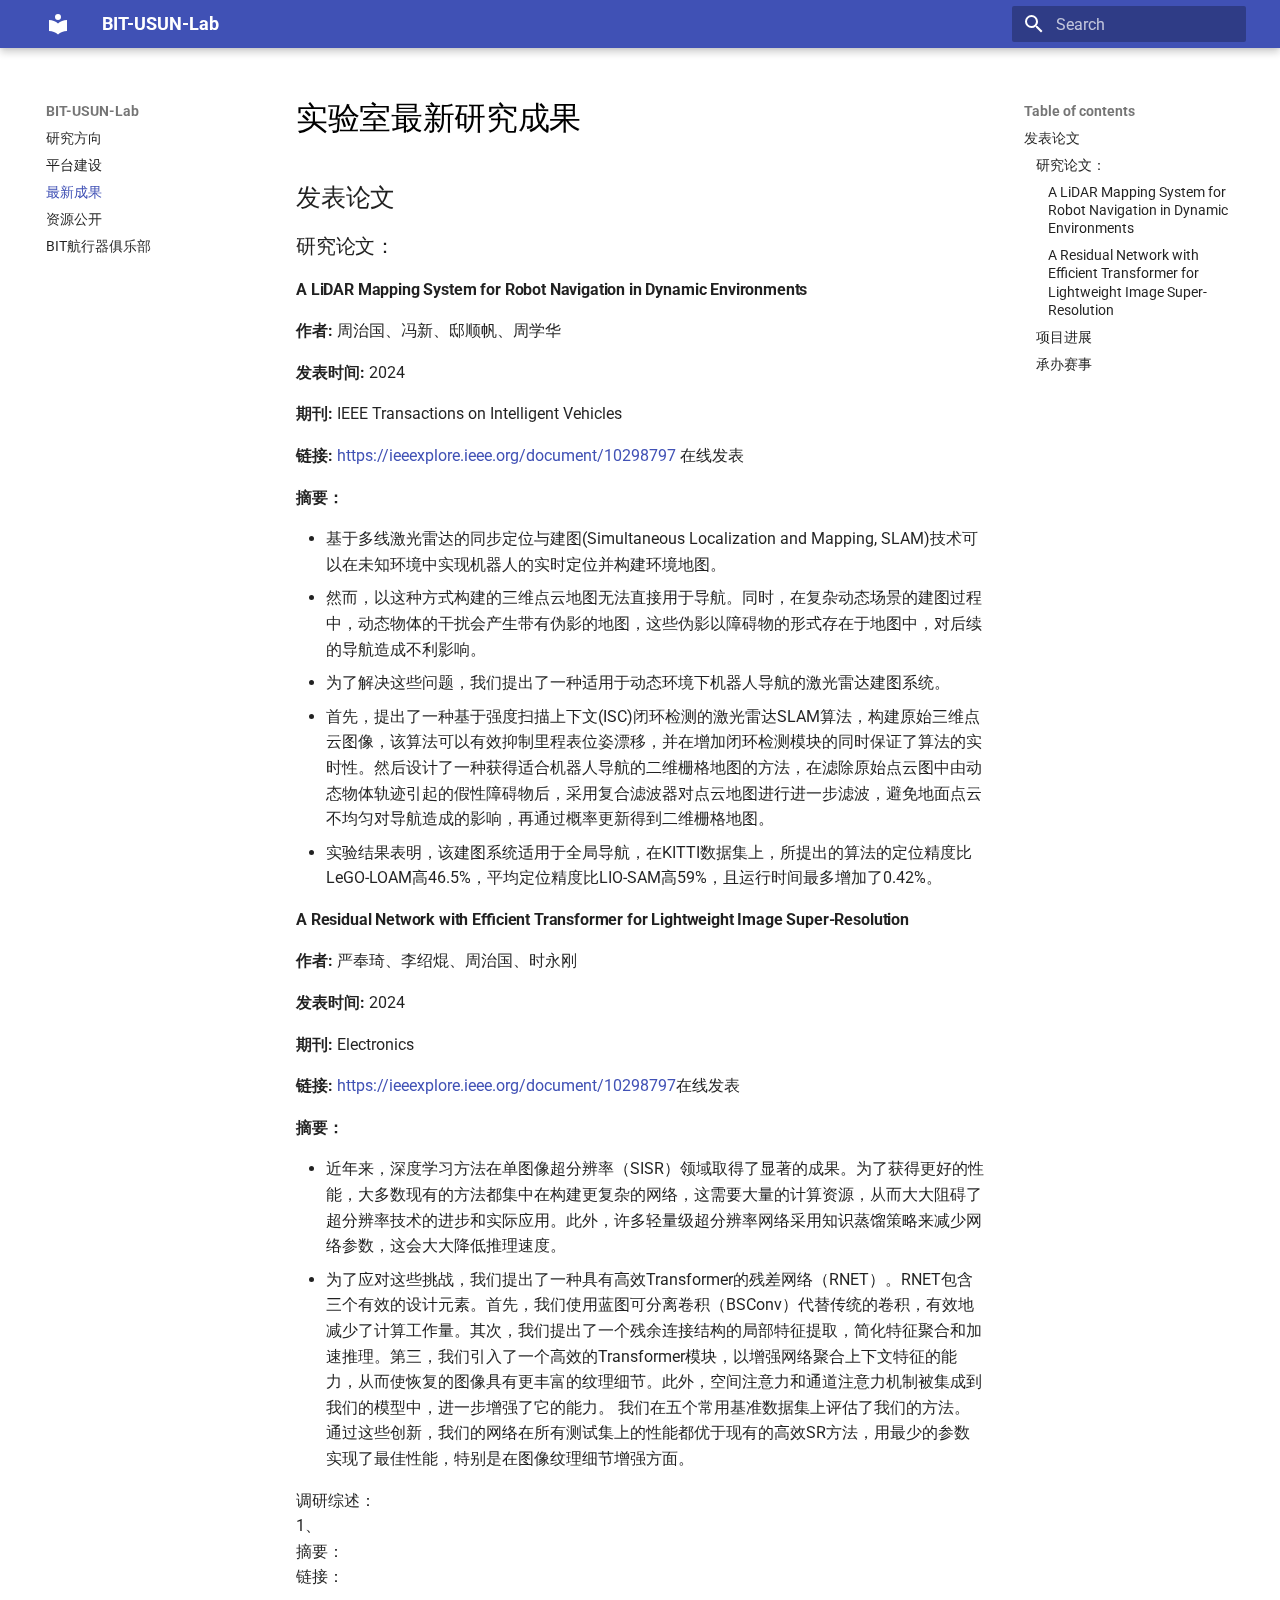
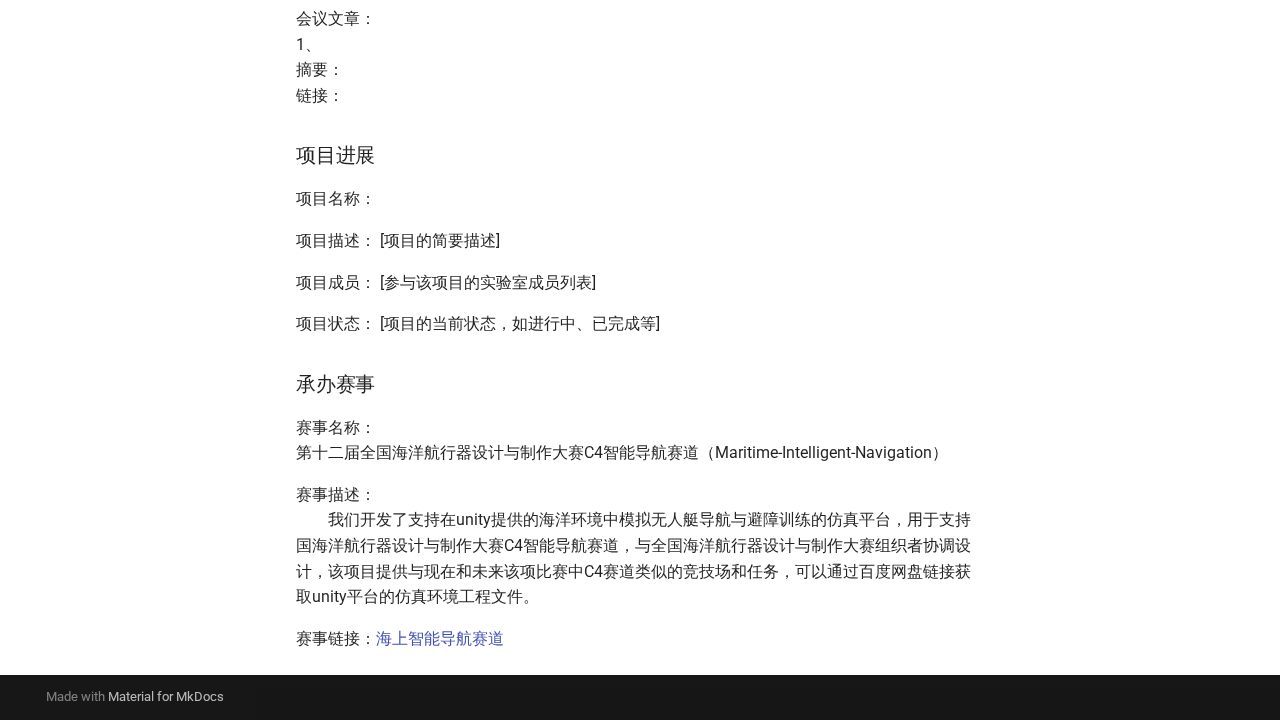
<file: LatestResults/index.html>
<!doctype html>
<html lang="en" class="no-js">
  <head>
    
      <meta charset="utf-8">
      <meta name="viewport" content="width=device-width,initial-scale=1">
      
      
      
      
        <link rel="prev" href="../PlatformConstruction/">
      
      
        <link rel="next" href="../ResourceDisclosure/">
      
      
      <link rel="icon" href="../assets/images/favicon.png">
      <meta name="generator" content="mkdocs-1.6.1, mkdocs-material-9.5.34">
    
    
      
        <title>最新成果 - BIT-USUN-Lab</title>
      
    
    
      <link rel="stylesheet" href="../assets/stylesheets/main.35f28582.min.css">
      
      


    
    
      
    
    
      
        
        
        <link rel="preconnect" href="https://fonts.gstatic.com" crossorigin>
        <link rel="stylesheet" href="https://fonts.googleapis.com/css?family=Roboto:300,300i,400,400i,700,700i%7CRoboto+Mono:400,400i,700,700i&display=fallback">
        <style>:root{--md-text-font:"Roboto";--md-code-font:"Roboto Mono"}</style>
      
    
    
      <link rel="stylesheet" href="../css/custom.css">
    
    <script>__md_scope=new URL("..",location),__md_hash=e=>[...e].reduce(((e,_)=>(e<<5)-e+_.charCodeAt(0)),0),__md_get=(e,_=localStorage,t=__md_scope)=>JSON.parse(_.getItem(t.pathname+"."+e)),__md_set=(e,_,t=localStorage,a=__md_scope)=>{try{t.setItem(a.pathname+"."+e,JSON.stringify(_))}catch(e){}}</script>
    
      

    
    
    
  </head>
  
  
    <body dir="ltr">
  
    
    <input class="md-toggle" data-md-toggle="drawer" type="checkbox" id="__drawer" autocomplete="off">
    <input class="md-toggle" data-md-toggle="search" type="checkbox" id="__search" autocomplete="off">
    <label class="md-overlay" for="__drawer"></label>
    <div data-md-component="skip">
      
        
        <a href="#_1" class="md-skip">
          Skip to content
        </a>
      
    </div>
    <div data-md-component="announce">
      
    </div>
    
    
      

  

<header class="md-header md-header--shadow" data-md-component="header">
  <nav class="md-header__inner md-grid" aria-label="Header">
    <a href=".." title="BIT-USUN-Lab" class="md-header__button md-logo" aria-label="BIT-USUN-Lab" data-md-component="logo">
      
  
  <svg xmlns="http://www.w3.org/2000/svg" viewBox="0 0 24 24"><path d="M12 8a3 3 0 0 0 3-3 3 3 0 0 0-3-3 3 3 0 0 0-3 3 3 3 0 0 0 3 3m0 3.54C9.64 9.35 6.5 8 3 8v11c3.5 0 6.64 1.35 9 3.54 2.36-2.19 5.5-3.54 9-3.54V8c-3.5 0-6.64 1.35-9 3.54"/></svg>

    </a>
    <label class="md-header__button md-icon" for="__drawer">
      
      <svg xmlns="http://www.w3.org/2000/svg" viewBox="0 0 24 24"><path d="M3 6h18v2H3zm0 5h18v2H3zm0 5h18v2H3z"/></svg>
    </label>
    <div class="md-header__title" data-md-component="header-title">
      <div class="md-header__ellipsis">
        <div class="md-header__topic">
          <span class="md-ellipsis">
            BIT-USUN-Lab
          </span>
        </div>
        <div class="md-header__topic" data-md-component="header-topic">
          <span class="md-ellipsis">
            
              最新成果
            
          </span>
        </div>
      </div>
    </div>
    
    
      <script>var palette=__md_get("__palette");if(palette&&palette.color){if("(prefers-color-scheme)"===palette.color.media){var media=matchMedia("(prefers-color-scheme: light)"),input=document.querySelector(media.matches?"[data-md-color-media='(prefers-color-scheme: light)']":"[data-md-color-media='(prefers-color-scheme: dark)']");palette.color.media=input.getAttribute("data-md-color-media"),palette.color.scheme=input.getAttribute("data-md-color-scheme"),palette.color.primary=input.getAttribute("data-md-color-primary"),palette.color.accent=input.getAttribute("data-md-color-accent")}for(var[key,value]of Object.entries(palette.color))document.body.setAttribute("data-md-color-"+key,value)}</script>
    
    
    
      <label class="md-header__button md-icon" for="__search">
        
        <svg xmlns="http://www.w3.org/2000/svg" viewBox="0 0 24 24"><path d="M9.5 3A6.5 6.5 0 0 1 16 9.5c0 1.61-.59 3.09-1.56 4.23l.27.27h.79l5 5-1.5 1.5-5-5v-.79l-.27-.27A6.52 6.52 0 0 1 9.5 16 6.5 6.5 0 0 1 3 9.5 6.5 6.5 0 0 1 9.5 3m0 2C7 5 5 7 5 9.5S7 14 9.5 14 14 12 14 9.5 12 5 9.5 5"/></svg>
      </label>
      <div class="md-search" data-md-component="search" role="dialog">
  <label class="md-search__overlay" for="__search"></label>
  <div class="md-search__inner" role="search">
    <form class="md-search__form" name="search">
      <input type="text" class="md-search__input" name="query" aria-label="Search" placeholder="Search" autocapitalize="off" autocorrect="off" autocomplete="off" spellcheck="false" data-md-component="search-query" required>
      <label class="md-search__icon md-icon" for="__search">
        
        <svg xmlns="http://www.w3.org/2000/svg" viewBox="0 0 24 24"><path d="M9.5 3A6.5 6.5 0 0 1 16 9.5c0 1.61-.59 3.09-1.56 4.23l.27.27h.79l5 5-1.5 1.5-5-5v-.79l-.27-.27A6.52 6.52 0 0 1 9.5 16 6.5 6.5 0 0 1 3 9.5 6.5 6.5 0 0 1 9.5 3m0 2C7 5 5 7 5 9.5S7 14 9.5 14 14 12 14 9.5 12 5 9.5 5"/></svg>
        
        <svg xmlns="http://www.w3.org/2000/svg" viewBox="0 0 24 24"><path d="M20 11v2H8l5.5 5.5-1.42 1.42L4.16 12l7.92-7.92L13.5 5.5 8 11z"/></svg>
      </label>
      <nav class="md-search__options" aria-label="Search">
        
        <button type="reset" class="md-search__icon md-icon" title="Clear" aria-label="Clear" tabindex="-1">
          
          <svg xmlns="http://www.w3.org/2000/svg" viewBox="0 0 24 24"><path d="M19 6.41 17.59 5 12 10.59 6.41 5 5 6.41 10.59 12 5 17.59 6.41 19 12 13.41 17.59 19 19 17.59 13.41 12z"/></svg>
        </button>
      </nav>
      
    </form>
    <div class="md-search__output">
      <div class="md-search__scrollwrap" tabindex="0" data-md-scrollfix>
        <div class="md-search-result" data-md-component="search-result">
          <div class="md-search-result__meta">
            Initializing search
          </div>
          <ol class="md-search-result__list" role="presentation"></ol>
        </div>
      </div>
    </div>
  </div>
</div>
    
    
  </nav>
  
</header>
    
    <div class="md-container" data-md-component="container">
      
      
        
          
        
      
      <main class="md-main" data-md-component="main">
        <div class="md-main__inner md-grid">
          
            
              
              <div class="md-sidebar md-sidebar--primary" data-md-component="sidebar" data-md-type="navigation" >
                <div class="md-sidebar__scrollwrap">
                  <div class="md-sidebar__inner">
                    



<nav class="md-nav md-nav--primary" aria-label="Navigation" data-md-level="0">
  <label class="md-nav__title" for="__drawer">
    <a href=".." title="BIT-USUN-Lab" class="md-nav__button md-logo" aria-label="BIT-USUN-Lab" data-md-component="logo">
      
  
  <svg xmlns="http://www.w3.org/2000/svg" viewBox="0 0 24 24"><path d="M12 8a3 3 0 0 0 3-3 3 3 0 0 0-3-3 3 3 0 0 0-3 3 3 3 0 0 0 3 3m0 3.54C9.64 9.35 6.5 8 3 8v11c3.5 0 6.64 1.35 9 3.54 2.36-2.19 5.5-3.54 9-3.54V8c-3.5 0-6.64 1.35-9 3.54"/></svg>

    </a>
    BIT-USUN-Lab
  </label>
  
  <ul class="md-nav__list" data-md-scrollfix>
    
      
      
  
  
  
  
    <li class="md-nav__item">
      <a href="../ResearchDirection/" class="md-nav__link">
        
  
  <span class="md-ellipsis">
    研究方向
  </span>
  

      </a>
    </li>
  

    
      
      
  
  
  
  
    <li class="md-nav__item">
      <a href="../PlatformConstruction/" class="md-nav__link">
        
  
  <span class="md-ellipsis">
    平台建设
  </span>
  

      </a>
    </li>
  

    
      
      
  
  
    
  
  
  
    <li class="md-nav__item md-nav__item--active">
      
      <input class="md-nav__toggle md-toggle" type="checkbox" id="__toc">
      
      
        
      
      
        <label class="md-nav__link md-nav__link--active" for="__toc">
          
  
  <span class="md-ellipsis">
    最新成果
  </span>
  

          <span class="md-nav__icon md-icon"></span>
        </label>
      
      <a href="./" class="md-nav__link md-nav__link--active">
        
  
  <span class="md-ellipsis">
    最新成果
  </span>
  

      </a>
      
        

<nav class="md-nav md-nav--secondary" aria-label="Table of contents">
  
  
  
    
  
  
    <label class="md-nav__title" for="__toc">
      <span class="md-nav__icon md-icon"></span>
      Table of contents
    </label>
    <ul class="md-nav__list" data-md-component="toc" data-md-scrollfix>
      
        <li class="md-nav__item">
  <a href="#_2" class="md-nav__link">
    <span class="md-ellipsis">
      发表论文
    </span>
  </a>
  
    <nav class="md-nav" aria-label="发表论文">
      <ul class="md-nav__list">
        
          <li class="md-nav__item">
  <a href="#_3" class="md-nav__link">
    <span class="md-ellipsis">
      研究论文：
    </span>
  </a>
  
    <nav class="md-nav" aria-label="研究论文：">
      <ul class="md-nav__list">
        
          <li class="md-nav__item">
  <a href="#a-lidar-mapping-system-for-robot-navigation-in-dynamic-environments" class="md-nav__link">
    <span class="md-ellipsis">
      A LiDAR Mapping System for Robot Navigation in Dynamic Environments
    </span>
  </a>
  
</li>
        
          <li class="md-nav__item">
  <a href="#a-residual-network-with-efficient-transformer-for-lightweight-image-super-resolution" class="md-nav__link">
    <span class="md-ellipsis">
      A Residual Network with Efficient Transformer for Lightweight Image Super-Resolution
    </span>
  </a>
  
</li>
        
      </ul>
    </nav>
  
</li>
        
          <li class="md-nav__item">
  <a href="#_4" class="md-nav__link">
    <span class="md-ellipsis">
      项目进展
    </span>
  </a>
  
</li>
        
          <li class="md-nav__item">
  <a href="#_5" class="md-nav__link">
    <span class="md-ellipsis">
      承办赛事
    </span>
  </a>
  
</li>
        
      </ul>
    </nav>
  
</li>
      
    </ul>
  
</nav>
      
    </li>
  

    
      
      
  
  
  
  
    <li class="md-nav__item">
      <a href="../ResourceDisclosure/" class="md-nav__link">
        
  
  <span class="md-ellipsis">
    资源公开
  </span>
  

      </a>
    </li>
  

    
      
      
  
  
  
  
    <li class="md-nav__item">
      <a href="../BITUnmannedVehicleClub/" class="md-nav__link">
        
  
  <span class="md-ellipsis">
    BIT航行器俱乐部
  </span>
  

      </a>
    </li>
  

    
  </ul>
</nav>
                  </div>
                </div>
              </div>
            
            
              
              <div class="md-sidebar md-sidebar--secondary" data-md-component="sidebar" data-md-type="toc" >
                <div class="md-sidebar__scrollwrap">
                  <div class="md-sidebar__inner">
                    

<nav class="md-nav md-nav--secondary" aria-label="Table of contents">
  
  
  
    
  
  
    <label class="md-nav__title" for="__toc">
      <span class="md-nav__icon md-icon"></span>
      Table of contents
    </label>
    <ul class="md-nav__list" data-md-component="toc" data-md-scrollfix>
      
        <li class="md-nav__item">
  <a href="#_2" class="md-nav__link">
    <span class="md-ellipsis">
      发表论文
    </span>
  </a>
  
    <nav class="md-nav" aria-label="发表论文">
      <ul class="md-nav__list">
        
          <li class="md-nav__item">
  <a href="#_3" class="md-nav__link">
    <span class="md-ellipsis">
      研究论文：
    </span>
  </a>
  
    <nav class="md-nav" aria-label="研究论文：">
      <ul class="md-nav__list">
        
          <li class="md-nav__item">
  <a href="#a-lidar-mapping-system-for-robot-navigation-in-dynamic-environments" class="md-nav__link">
    <span class="md-ellipsis">
      A LiDAR Mapping System for Robot Navigation in Dynamic Environments
    </span>
  </a>
  
</li>
        
          <li class="md-nav__item">
  <a href="#a-residual-network-with-efficient-transformer-for-lightweight-image-super-resolution" class="md-nav__link">
    <span class="md-ellipsis">
      A Residual Network with Efficient Transformer for Lightweight Image Super-Resolution
    </span>
  </a>
  
</li>
        
      </ul>
    </nav>
  
</li>
        
          <li class="md-nav__item">
  <a href="#_4" class="md-nav__link">
    <span class="md-ellipsis">
      项目进展
    </span>
  </a>
  
</li>
        
          <li class="md-nav__item">
  <a href="#_5" class="md-nav__link">
    <span class="md-ellipsis">
      承办赛事
    </span>
  </a>
  
</li>
        
      </ul>
    </nav>
  
</li>
      
    </ul>
  
</nav>
                  </div>
                </div>
              </div>
            
          
          
            <div class="md-content" data-md-component="content">
              <article class="md-content__inner md-typeset">
                
                  


<h1 id="_1">实验室最新研究成果</h1>
<h2 id="_2">发表论文</h2>
<h3 id="_3">研究论文：</h3>
<h4 id="a-lidar-mapping-system-for-robot-navigation-in-dynamic-environments">A LiDAR Mapping System for Robot Navigation in Dynamic Environments</h4>
<p><strong>作者:</strong> 周治国、冯新、邸顺帆、周学华</p>
<p><strong>发表时间:</strong> 2024</p>
<p><strong>期刊:</strong> IEEE Transactions on Intelligent Vehicles</p>
<p><strong>链接:</strong> <a href="">https://ieeexplore.ieee.org/document/10298797</a> 在线发表</p>
<p><strong>摘要：</strong></p>
<ul>
<li>基于多线激光雷达的同步定位与建图(Simultaneous Localization and Mapping, SLAM)技术可以在未知环境中实现机器人的实时定位并构建环境地图。</li>
<li>然而，以这种方式构建的三维点云地图无法直接用于导航。同时，在复杂动态场景的建图过程中，动态物体的干扰会产生带有伪影的地图，这些伪影以障碍物的形式存在于地图中，对后续的导航造成不利影响。</li>
<li>为了解决这些问题，我们提出了一种适用于动态环境下机器人导航的激光雷达建图系统。</li>
<li>首先，提出了一种基于强度扫描上下文(ISC)闭环检测的激光雷达SLAM算法，构建原始三维点云图像，该算法可以有效抑制里程表位姿漂移，并在增加闭环检测模块的同时保证了算法的实时性。然后设计了一种获得适合机器人导航的二维栅格地图的方法，在滤除原始点云图中由动态物体轨迹引起的假性障碍物后，采用复合滤波器对点云地图进行进一步滤波，避免地面点云不均匀对导航造成的影响，再通过概率更新得到二维栅格地图。</li>
<li>实验结果表明，该建图系统适用于全局导航，在KITTI数据集上，所提出的算法的定位精度比LeGO-LOAM高46.5%，平均定位精度比LIO-SAM高59%，且运行时间最多增加了0.42%。    </li>
</ul>
<h4 id="a-residual-network-with-efficient-transformer-for-lightweight-image-super-resolution">A Residual Network with Efficient Transformer for Lightweight Image Super-Resolution</h4>
<p><strong>作者:</strong> 严奉琦、李绍焜、周治国、时永刚</p>
<p><strong>发表时间:</strong> 2024</p>
<p><strong>期刊:</strong> Electronics</p>
<p><strong>链接:</strong> <a href="https://doi.org/10.3390/electronics13010194">https://ieeexplore.ieee.org/document/10298797</a>在线发表</p>
<p><strong>摘要：</strong></p>
<ul>
<li>近年来，深度学习方法在单图像超分辨率（SISR）领域取得了显著的成果。为了获得更好的性能，大多数现有的方法都集中在构建更复杂的网络，这需要大量的计算资源，从而大大阻碍了超分辨率技术的进步和实际应用。此外，许多轻量级超分辨率网络采用知识蒸馏策略来减少网络参数，这会大大降低推理速度。</li>
<li>为了应对这些挑战，我们提出了一种具有高效Transformer的残差网络（RNET）。RNET包含三个有效的设计元素。首先，我们使用蓝图可分离卷积（BSConv）代替传统的卷积，有效地减少了计算工作量。其次，我们提出了一个残余连接结构的局部特征提取，简化特征聚合和加速推理。第三，我们引入了一个高效的Transformer模块，以增强网络聚合上下文特征的能力，从而使恢复的图像具有更丰富的纹理细节。此外，空间注意力和通道注意力机制被集成到我们的模型中，进一步增强了它的能力。
我们在五个常用基准数据集上评估了我们的方法。通过这些创新，我们的网络在所有测试集上的性能都优于现有的高效SR方法，用最少的参数实现了最佳性能，特别是在图像纹理细节增强方面。    </li>
</ul>
<p>调研综述：<br />
1、<br />
摘要：<br />
链接：  </p>
<p>会议文章：<br />
1、<br />
摘要：<br />
链接：  </p>
<h3 id="_4">项目进展</h3>
<p>项目名称：   </p>
<p>项目描述： [项目的简要描述]</p>
<p>项目成员： [参与该项目的实验室成员列表]</p>
<p>项目状态： [项目的当前状态，如进行中、已完成等]</p>
<h3 id="_5">承办赛事</h3>
<p>赛事名称： <br />
第十二届全国海洋航行器设计与制作大赛C4智能导航赛道（Maritime-Intelligent-Navigation）</p>
<p>赛事描述： <br />
&emsp;&emsp;我们开发了支持在unity提供的海洋环境中模拟无人艇导航与避障训练的仿真平台，用于支持国海洋航行器设计与制作大赛C4智能导航赛道，与全国海洋航行器设计与制作大赛组织者协调设计，该项目提供与现在和未来该项比赛中C4赛道类似的竞技场和任务，可以通过百度网盘链接获取unity平台的仿真环境工程文件。</p>
<p>赛事链接：<a href="https://hangxingqi2023.github.io/Maritime-Intelligent-Navigation/">海上智能导航赛道</a></p>












                
              </article>
            </div>
          
          
<script>var target=document.getElementById(location.hash.slice(1));target&&target.name&&(target.checked=target.name.startsWith("__tabbed_"))</script>
        </div>
        
      </main>
      
        <footer class="md-footer">
  
  <div class="md-footer-meta md-typeset">
    <div class="md-footer-meta__inner md-grid">
      <div class="md-copyright">
  
  
    Made with
    <a href="https://squidfunk.github.io/mkdocs-material/" target="_blank" rel="noopener">
      Material for MkDocs
    </a>
  
</div>
      
    </div>
  </div>
</footer>
      
    </div>
    <div class="md-dialog" data-md-component="dialog">
      <div class="md-dialog__inner md-typeset"></div>
    </div>
    
    
    <script id="__config" type="application/json">{"base": "..", "features": [], "search": "../assets/javascripts/workers/search.07f07601.min.js", "translations": {"clipboard.copied": "Copied to clipboard", "clipboard.copy": "Copy to clipboard", "search.result.more.one": "1 more on this page", "search.result.more.other": "# more on this page", "search.result.none": "No matching documents", "search.result.one": "1 matching document", "search.result.other": "# matching documents", "search.result.placeholder": "Type to start searching", "search.result.term.missing": "Missing", "select.version": "Select version"}}</script>
    
    
      <script src="../assets/javascripts/bundle.56dfad97.min.js"></script>
      
    
  </body>
</html>
</file>
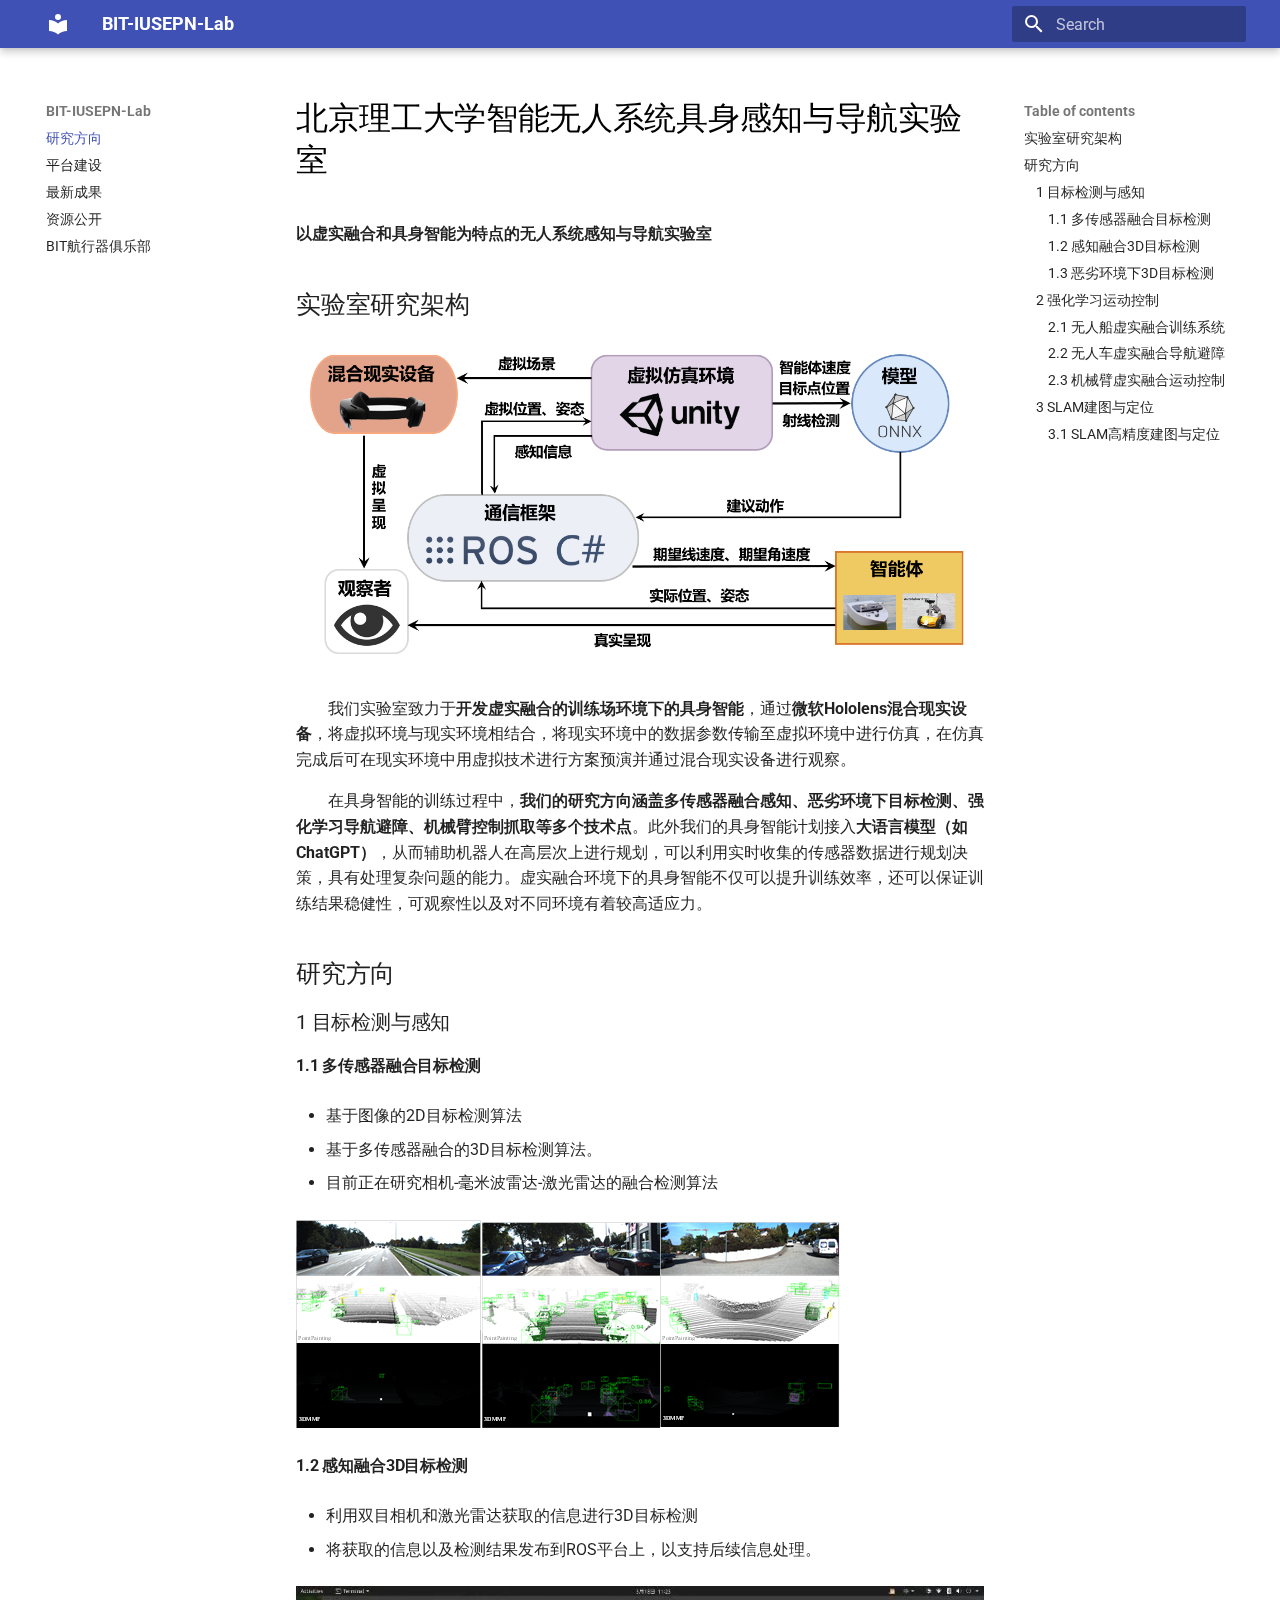
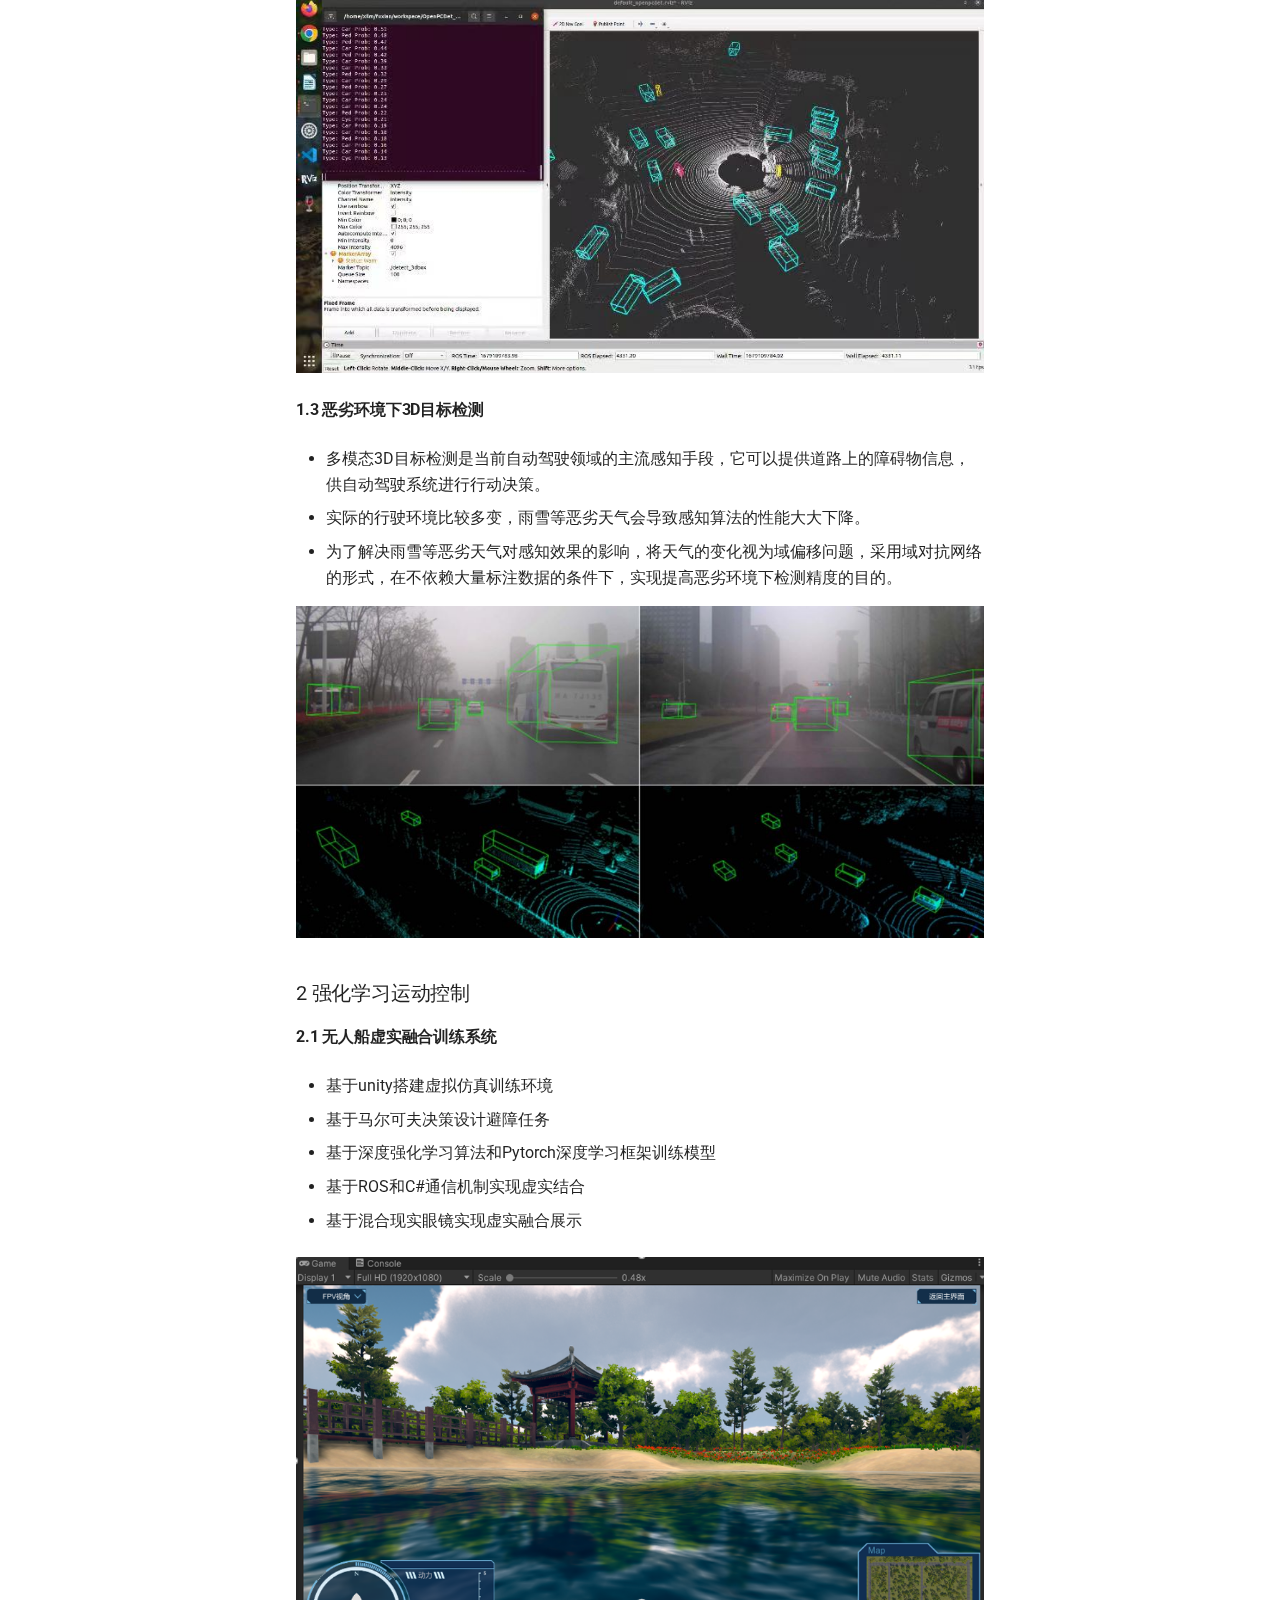
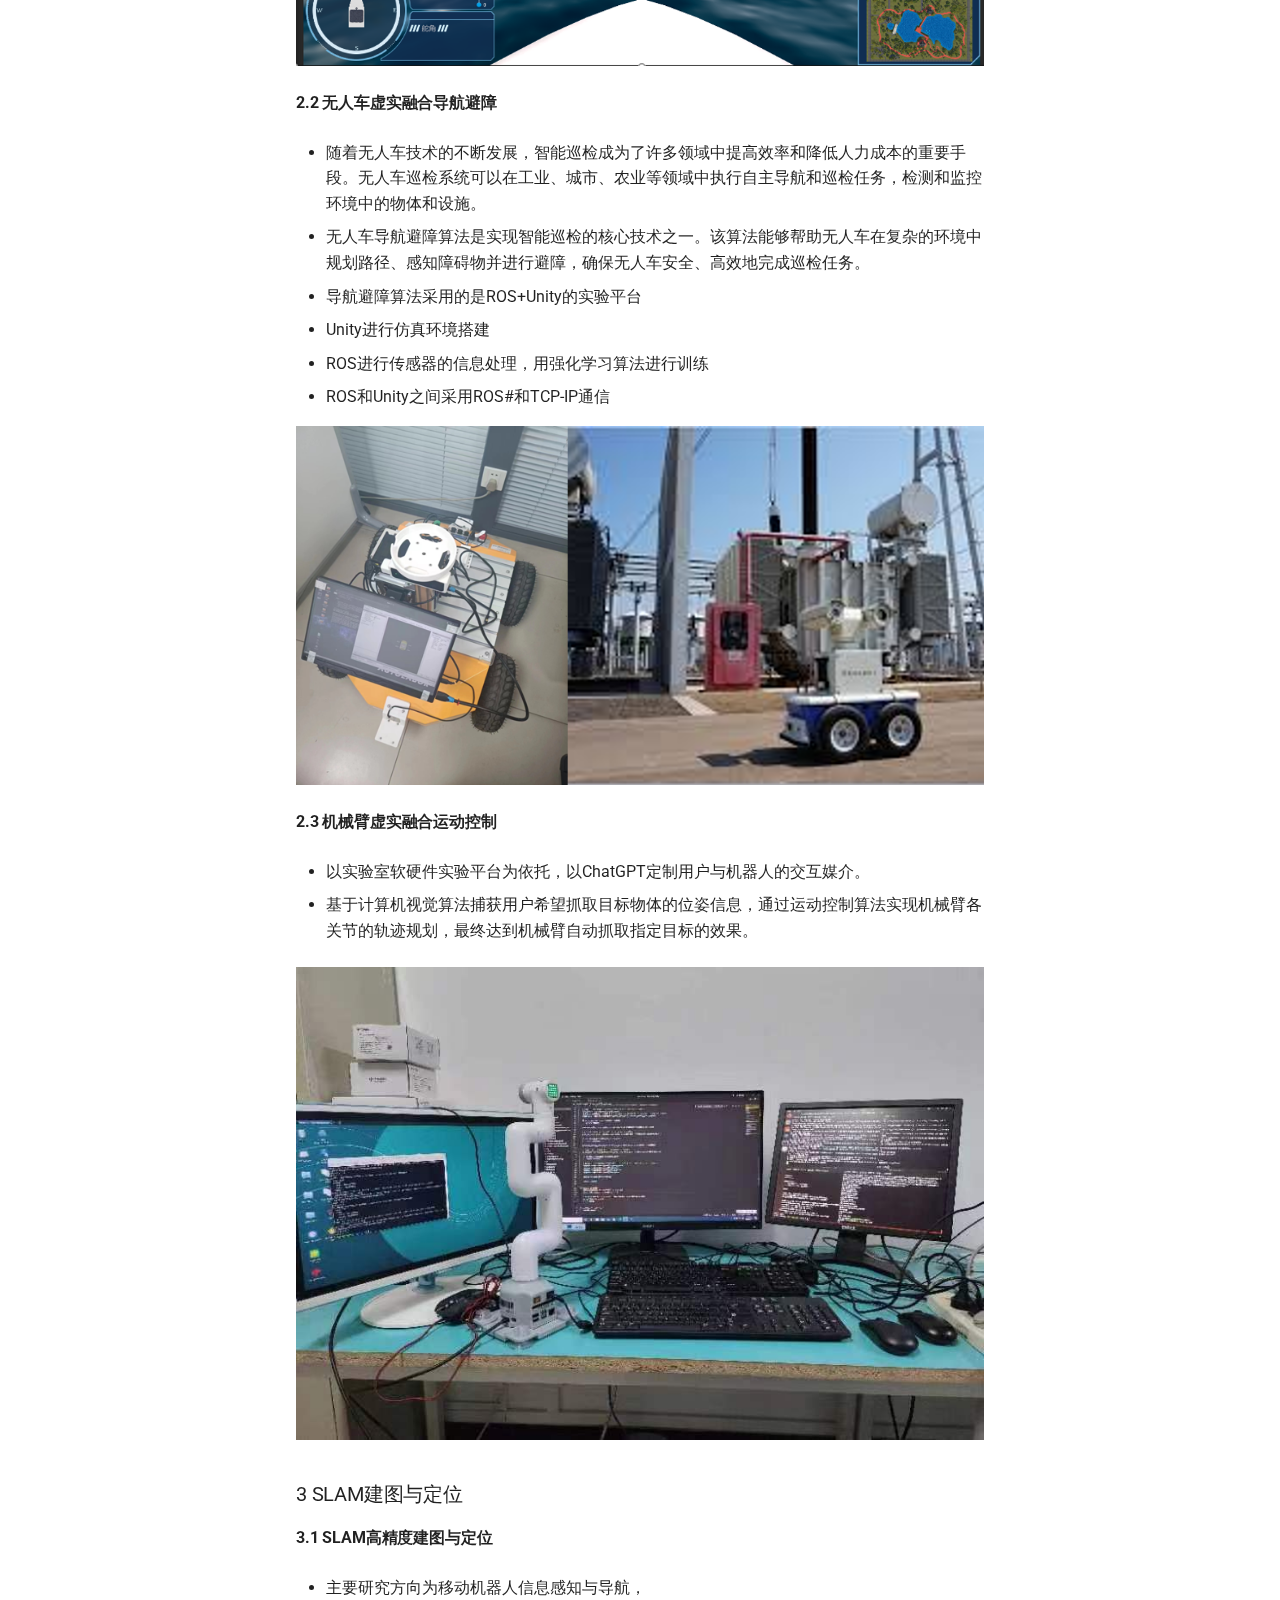
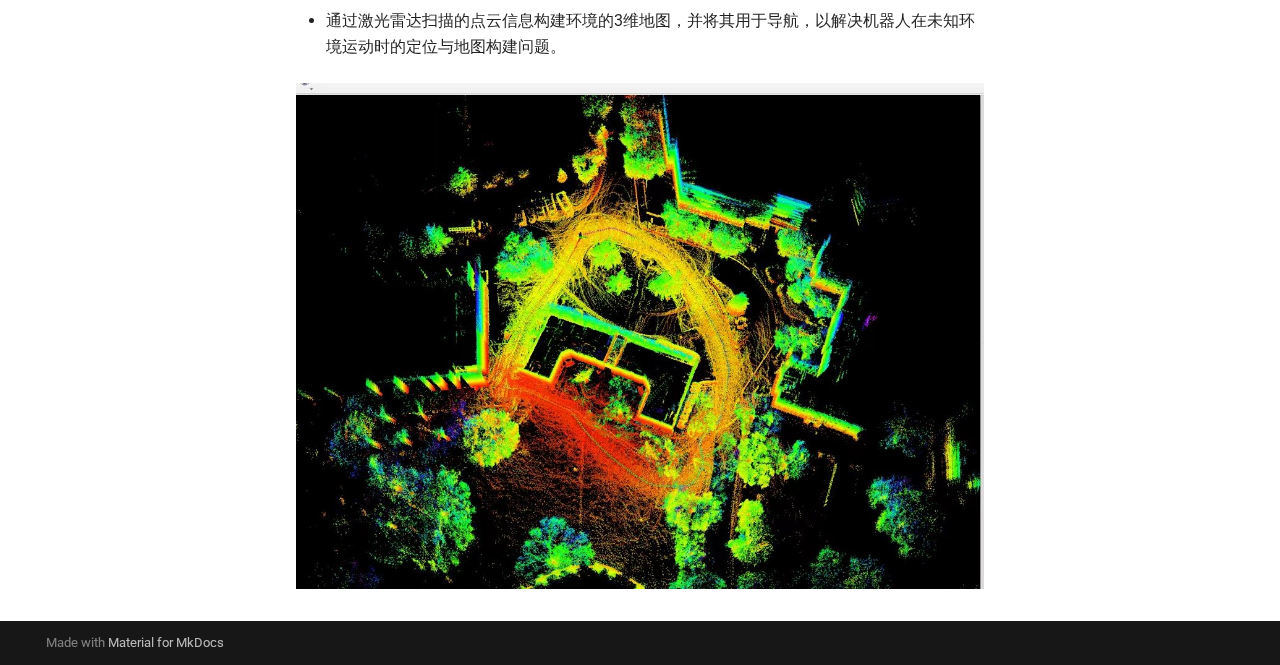
<file: ResearchDirection/index.html>
<!doctype html>
<html lang="en" class="no-js">
  <head>
    
      <meta charset="utf-8">
      <meta name="viewport" content="width=device-width,initial-scale=1">
      
      
      
      
      
        <link rel="next" href="../PlatformConstruction/">
      
      
      <link rel="icon" href="../assets/images/favicon.png">
      <meta name="generator" content="mkdocs-1.6.1, mkdocs-material-9.5.34">
    
    
      
        <title>研究方向 - BIT-IUSEPN-Lab</title>
      
    
    
      <link rel="stylesheet" href="../assets/stylesheets/main.35f28582.min.css">
      
      


    
    
      
    
    
      
        
        
        <link rel="preconnect" href="https://fonts.gstatic.com" crossorigin>
        <link rel="stylesheet" href="https://fonts.googleapis.com/css?family=Roboto:300,300i,400,400i,700,700i%7CRoboto+Mono:400,400i,700,700i&display=fallback">
        <style>:root{--md-text-font:"Roboto";--md-code-font:"Roboto Mono"}</style>
      
    
    
      <link rel="stylesheet" href="../css/custom.css">
    
    <script>__md_scope=new URL("..",location),__md_hash=e=>[...e].reduce(((e,_)=>(e<<5)-e+_.charCodeAt(0)),0),__md_get=(e,_=localStorage,t=__md_scope)=>JSON.parse(_.getItem(t.pathname+"."+e)),__md_set=(e,_,t=localStorage,a=__md_scope)=>{try{t.setItem(a.pathname+"."+e,JSON.stringify(_))}catch(e){}}</script>
    
      

    
    
    
  </head>
  
  
    <body dir="ltr">
  
    
    <input class="md-toggle" data-md-toggle="drawer" type="checkbox" id="__drawer" autocomplete="off">
    <input class="md-toggle" data-md-toggle="search" type="checkbox" id="__search" autocomplete="off">
    <label class="md-overlay" for="__drawer"></label>
    <div data-md-component="skip">
      
        
        <a href="#_1" class="md-skip">
          Skip to content
        </a>
      
    </div>
    <div data-md-component="announce">
      
    </div>
    
    
      

  

<header class="md-header md-header--shadow" data-md-component="header">
  <nav class="md-header__inner md-grid" aria-label="Header">
    <a href=".." title="BIT-IUSEPN-Lab" class="md-header__button md-logo" aria-label="BIT-IUSEPN-Lab" data-md-component="logo">
      
  
  <svg xmlns="http://www.w3.org/2000/svg" viewBox="0 0 24 24"><path d="M12 8a3 3 0 0 0 3-3 3 3 0 0 0-3-3 3 3 0 0 0-3 3 3 3 0 0 0 3 3m0 3.54C9.64 9.35 6.5 8 3 8v11c3.5 0 6.64 1.35 9 3.54 2.36-2.19 5.5-3.54 9-3.54V8c-3.5 0-6.64 1.35-9 3.54"/></svg>

    </a>
    <label class="md-header__button md-icon" for="__drawer">
      
      <svg xmlns="http://www.w3.org/2000/svg" viewBox="0 0 24 24"><path d="M3 6h18v2H3zm0 5h18v2H3zm0 5h18v2H3z"/></svg>
    </label>
    <div class="md-header__title" data-md-component="header-title">
      <div class="md-header__ellipsis">
        <div class="md-header__topic">
          <span class="md-ellipsis">
            BIT-IUSEPN-Lab
          </span>
        </div>
        <div class="md-header__topic" data-md-component="header-topic">
          <span class="md-ellipsis">
            
              研究方向
            
          </span>
        </div>
      </div>
    </div>
    
    
      <script>var palette=__md_get("__palette");if(palette&&palette.color){if("(prefers-color-scheme)"===palette.color.media){var media=matchMedia("(prefers-color-scheme: light)"),input=document.querySelector(media.matches?"[data-md-color-media='(prefers-color-scheme: light)']":"[data-md-color-media='(prefers-color-scheme: dark)']");palette.color.media=input.getAttribute("data-md-color-media"),palette.color.scheme=input.getAttribute("data-md-color-scheme"),palette.color.primary=input.getAttribute("data-md-color-primary"),palette.color.accent=input.getAttribute("data-md-color-accent")}for(var[key,value]of Object.entries(palette.color))document.body.setAttribute("data-md-color-"+key,value)}</script>
    
    
    
      <label class="md-header__button md-icon" for="__search">
        
        <svg xmlns="http://www.w3.org/2000/svg" viewBox="0 0 24 24"><path d="M9.5 3A6.5 6.5 0 0 1 16 9.5c0 1.61-.59 3.09-1.56 4.23l.27.27h.79l5 5-1.5 1.5-5-5v-.79l-.27-.27A6.52 6.52 0 0 1 9.5 16 6.5 6.5 0 0 1 3 9.5 6.5 6.5 0 0 1 9.5 3m0 2C7 5 5 7 5 9.5S7 14 9.5 14 14 12 14 9.5 12 5 9.5 5"/></svg>
      </label>
      <div class="md-search" data-md-component="search" role="dialog">
  <label class="md-search__overlay" for="__search"></label>
  <div class="md-search__inner" role="search">
    <form class="md-search__form" name="search">
      <input type="text" class="md-search__input" name="query" aria-label="Search" placeholder="Search" autocapitalize="off" autocorrect="off" autocomplete="off" spellcheck="false" data-md-component="search-query" required>
      <label class="md-search__icon md-icon" for="__search">
        
        <svg xmlns="http://www.w3.org/2000/svg" viewBox="0 0 24 24"><path d="M9.5 3A6.5 6.5 0 0 1 16 9.5c0 1.61-.59 3.09-1.56 4.23l.27.27h.79l5 5-1.5 1.5-5-5v-.79l-.27-.27A6.52 6.52 0 0 1 9.5 16 6.5 6.5 0 0 1 3 9.5 6.5 6.5 0 0 1 9.5 3m0 2C7 5 5 7 5 9.5S7 14 9.5 14 14 12 14 9.5 12 5 9.5 5"/></svg>
        
        <svg xmlns="http://www.w3.org/2000/svg" viewBox="0 0 24 24"><path d="M20 11v2H8l5.5 5.5-1.42 1.42L4.16 12l7.92-7.92L13.5 5.5 8 11z"/></svg>
      </label>
      <nav class="md-search__options" aria-label="Search">
        
        <button type="reset" class="md-search__icon md-icon" title="Clear" aria-label="Clear" tabindex="-1">
          
          <svg xmlns="http://www.w3.org/2000/svg" viewBox="0 0 24 24"><path d="M19 6.41 17.59 5 12 10.59 6.41 5 5 6.41 10.59 12 5 17.59 6.41 19 12 13.41 17.59 19 19 17.59 13.41 12z"/></svg>
        </button>
      </nav>
      
    </form>
    <div class="md-search__output">
      <div class="md-search__scrollwrap" tabindex="0" data-md-scrollfix>
        <div class="md-search-result" data-md-component="search-result">
          <div class="md-search-result__meta">
            Initializing search
          </div>
          <ol class="md-search-result__list" role="presentation"></ol>
        </div>
      </div>
    </div>
  </div>
</div>
    
    
  </nav>
  
</header>
    
    <div class="md-container" data-md-component="container">
      
      
        
          
        
      
      <main class="md-main" data-md-component="main">
        <div class="md-main__inner md-grid">
          
            
              
              <div class="md-sidebar md-sidebar--primary" data-md-component="sidebar" data-md-type="navigation" >
                <div class="md-sidebar__scrollwrap">
                  <div class="md-sidebar__inner">
                    



<nav class="md-nav md-nav--primary" aria-label="Navigation" data-md-level="0">
  <label class="md-nav__title" for="__drawer">
    <a href=".." title="BIT-IUSEPN-Lab" class="md-nav__button md-logo" aria-label="BIT-IUSEPN-Lab" data-md-component="logo">
      
  
  <svg xmlns="http://www.w3.org/2000/svg" viewBox="0 0 24 24"><path d="M12 8a3 3 0 0 0 3-3 3 3 0 0 0-3-3 3 3 0 0 0-3 3 3 3 0 0 0 3 3m0 3.54C9.64 9.35 6.5 8 3 8v11c3.5 0 6.64 1.35 9 3.54 2.36-2.19 5.5-3.54 9-3.54V8c-3.5 0-6.64 1.35-9 3.54"/></svg>

    </a>
    BIT-IUSEPN-Lab
  </label>
  
  <ul class="md-nav__list" data-md-scrollfix>
    
      
      
  
  
    
  
  
  
    <li class="md-nav__item md-nav__item--active">
      
      <input class="md-nav__toggle md-toggle" type="checkbox" id="__toc">
      
      
        
      
      
        <label class="md-nav__link md-nav__link--active" for="__toc">
          
  
  <span class="md-ellipsis">
    研究方向
  </span>
  

          <span class="md-nav__icon md-icon"></span>
        </label>
      
      <a href="./" class="md-nav__link md-nav__link--active">
        
  
  <span class="md-ellipsis">
    研究方向
  </span>
  

      </a>
      
        

<nav class="md-nav md-nav--secondary" aria-label="Table of contents">
  
  
  
    
  
  
    <label class="md-nav__title" for="__toc">
      <span class="md-nav__icon md-icon"></span>
      Table of contents
    </label>
    <ul class="md-nav__list" data-md-component="toc" data-md-scrollfix>
      
        <li class="md-nav__item">
  <a href="#_2" class="md-nav__link">
    <span class="md-ellipsis">
      实验室研究架构
    </span>
  </a>
  
</li>
      
        <li class="md-nav__item">
  <a href="#_3" class="md-nav__link">
    <span class="md-ellipsis">
      研究方向
    </span>
  </a>
  
    <nav class="md-nav" aria-label="研究方向">
      <ul class="md-nav__list">
        
          <li class="md-nav__item">
  <a href="#1" class="md-nav__link">
    <span class="md-ellipsis">
      1 目标检测与感知
    </span>
  </a>
  
    <nav class="md-nav" aria-label="1 目标检测与感知">
      <ul class="md-nav__list">
        
          <li class="md-nav__item">
  <a href="#11" class="md-nav__link">
    <span class="md-ellipsis">
      1.1 多传感器融合目标检测
    </span>
  </a>
  
</li>
        
          <li class="md-nav__item">
  <a href="#12-3d" class="md-nav__link">
    <span class="md-ellipsis">
      1.2 感知融合3D目标检测
    </span>
  </a>
  
</li>
        
          <li class="md-nav__item">
  <a href="#13-3d" class="md-nav__link">
    <span class="md-ellipsis">
      1.3 恶劣环境下3D目标检测
    </span>
  </a>
  
</li>
        
      </ul>
    </nav>
  
</li>
        
          <li class="md-nav__item">
  <a href="#2" class="md-nav__link">
    <span class="md-ellipsis">
      2 强化学习运动控制
    </span>
  </a>
  
    <nav class="md-nav" aria-label="2 强化学习运动控制">
      <ul class="md-nav__list">
        
          <li class="md-nav__item">
  <a href="#21" class="md-nav__link">
    <span class="md-ellipsis">
      2.1 无人船虚实融合训练系统
    </span>
  </a>
  
</li>
        
          <li class="md-nav__item">
  <a href="#22" class="md-nav__link">
    <span class="md-ellipsis">
      2.2 无人车虚实融合导航避障
    </span>
  </a>
  
</li>
        
          <li class="md-nav__item">
  <a href="#23" class="md-nav__link">
    <span class="md-ellipsis">
      2.3 机械臂虚实融合运动控制
    </span>
  </a>
  
</li>
        
      </ul>
    </nav>
  
</li>
        
          <li class="md-nav__item">
  <a href="#3-slam" class="md-nav__link">
    <span class="md-ellipsis">
      3 SLAM建图与定位
    </span>
  </a>
  
    <nav class="md-nav" aria-label="3 SLAM建图与定位">
      <ul class="md-nav__list">
        
          <li class="md-nav__item">
  <a href="#31-slam" class="md-nav__link">
    <span class="md-ellipsis">
      3.1 SLAM高精度建图与定位
    </span>
  </a>
  
</li>
        
      </ul>
    </nav>
  
</li>
        
      </ul>
    </nav>
  
</li>
      
    </ul>
  
</nav>
      
    </li>
  

    
      
      
  
  
  
  
    <li class="md-nav__item">
      <a href="../PlatformConstruction/" class="md-nav__link">
        
  
  <span class="md-ellipsis">
    平台建设
  </span>
  

      </a>
    </li>
  

    
      
      
  
  
  
  
    <li class="md-nav__item">
      <a href="../LatestResults/" class="md-nav__link">
        
  
  <span class="md-ellipsis">
    最新成果
  </span>
  

      </a>
    </li>
  

    
      
      
  
  
  
  
    <li class="md-nav__item">
      <a href="../ResourceDisclosure/" class="md-nav__link">
        
  
  <span class="md-ellipsis">
    资源公开
  </span>
  

      </a>
    </li>
  

    
      
      
  
  
  
  
    <li class="md-nav__item">
      <a href="../BITUnmannedVehicleClub/" class="md-nav__link">
        
  
  <span class="md-ellipsis">
    BIT航行器俱乐部
  </span>
  

      </a>
    </li>
  

    
  </ul>
</nav>
                  </div>
                </div>
              </div>
            
            
              
              <div class="md-sidebar md-sidebar--secondary" data-md-component="sidebar" data-md-type="toc" >
                <div class="md-sidebar__scrollwrap">
                  <div class="md-sidebar__inner">
                    

<nav class="md-nav md-nav--secondary" aria-label="Table of contents">
  
  
  
    
  
  
    <label class="md-nav__title" for="__toc">
      <span class="md-nav__icon md-icon"></span>
      Table of contents
    </label>
    <ul class="md-nav__list" data-md-component="toc" data-md-scrollfix>
      
        <li class="md-nav__item">
  <a href="#_2" class="md-nav__link">
    <span class="md-ellipsis">
      实验室研究架构
    </span>
  </a>
  
</li>
      
        <li class="md-nav__item">
  <a href="#_3" class="md-nav__link">
    <span class="md-ellipsis">
      研究方向
    </span>
  </a>
  
    <nav class="md-nav" aria-label="研究方向">
      <ul class="md-nav__list">
        
          <li class="md-nav__item">
  <a href="#1" class="md-nav__link">
    <span class="md-ellipsis">
      1 目标检测与感知
    </span>
  </a>
  
    <nav class="md-nav" aria-label="1 目标检测与感知">
      <ul class="md-nav__list">
        
          <li class="md-nav__item">
  <a href="#11" class="md-nav__link">
    <span class="md-ellipsis">
      1.1 多传感器融合目标检测
    </span>
  </a>
  
</li>
        
          <li class="md-nav__item">
  <a href="#12-3d" class="md-nav__link">
    <span class="md-ellipsis">
      1.2 感知融合3D目标检测
    </span>
  </a>
  
</li>
        
          <li class="md-nav__item">
  <a href="#13-3d" class="md-nav__link">
    <span class="md-ellipsis">
      1.3 恶劣环境下3D目标检测
    </span>
  </a>
  
</li>
        
      </ul>
    </nav>
  
</li>
        
          <li class="md-nav__item">
  <a href="#2" class="md-nav__link">
    <span class="md-ellipsis">
      2 强化学习运动控制
    </span>
  </a>
  
    <nav class="md-nav" aria-label="2 强化学习运动控制">
      <ul class="md-nav__list">
        
          <li class="md-nav__item">
  <a href="#21" class="md-nav__link">
    <span class="md-ellipsis">
      2.1 无人船虚实融合训练系统
    </span>
  </a>
  
</li>
        
          <li class="md-nav__item">
  <a href="#22" class="md-nav__link">
    <span class="md-ellipsis">
      2.2 无人车虚实融合导航避障
    </span>
  </a>
  
</li>
        
          <li class="md-nav__item">
  <a href="#23" class="md-nav__link">
    <span class="md-ellipsis">
      2.3 机械臂虚实融合运动控制
    </span>
  </a>
  
</li>
        
      </ul>
    </nav>
  
</li>
        
          <li class="md-nav__item">
  <a href="#3-slam" class="md-nav__link">
    <span class="md-ellipsis">
      3 SLAM建图与定位
    </span>
  </a>
  
    <nav class="md-nav" aria-label="3 SLAM建图与定位">
      <ul class="md-nav__list">
        
          <li class="md-nav__item">
  <a href="#31-slam" class="md-nav__link">
    <span class="md-ellipsis">
      3.1 SLAM高精度建图与定位
    </span>
  </a>
  
</li>
        
      </ul>
    </nav>
  
</li>
        
      </ul>
    </nav>
  
</li>
      
    </ul>
  
</nav>
                  </div>
                </div>
              </div>
            
          
          
            <div class="md-content" data-md-component="content">
              <article class="md-content__inner md-typeset">
                
                  


<h1 id="_1">北京理工大学智能无人系统具身感知与导航实验室</h1>
<p><strong>以虚实融合和具身智能为特点的无人系统感知与导航实验室</strong></p>
<h2 id="_2">实验室研究架构</h2>
<p><img alt="" src="../imagLab/0%E6%A1%86%E6%9E%B6%E5%9B%BE.jpg" /></p>
<p>&emsp;&emsp;我们实验室致力于<strong>开发虚实融合的训练场环境下的具身智能</strong>，通过<strong>微软Hololens混合现实设备</strong>，将虚拟环境与现实环境相结合，将现实环境中的数据参数传输至虚拟环境中进行仿真，在仿真完成后可在现实环境中用虚拟技术进行方案预演并通过混合现实设备进行观察。</p>
<p>&emsp;&emsp;在具身智能的训练过程中，<strong>我们的研究方向涵盖多传感器融合感知、恶劣环境下目标检测、强化学习导航避障、机械臂控制抓取等多个技术点</strong>。此外我们的具身智能计划接入<strong>大语言模型（如ChatGPT）</strong>，从而辅助机器人在高层次上进行规划，可以利用实时收集的传感器数据进行规划决策，具有处理复杂问题的能力。虚实融合环境下的具身智能不仅可以提升训练效率，还可以保证训练结果稳健性，可观察性以及对不同环境有着较高适应力。</p>
<h2 id="_3">研究方向</h2>
<h3 id="1">1 目标检测与感知</h3>
<h4 id="11">1.1 多传感器融合目标检测</h4>
<ul>
<li>
<p>基于图像的2D目标检测算法 </p>
</li>
<li>
<p>基于多传感器融合的3D目标检测算法。 </p>
</li>
<li>
<p>目前正在研究相机-毫米波雷达-激光雷达的融合检测算法</p>
</li>
</ul>
<p><img alt="" src="../imagLab/2%E5%A4%9A%E4%BC%A0%E6%84%9F%E5%99%A8%E8%9E%8D%E5%90%88.jpg" /></p>
<h4 id="12-3d">1.2 感知融合3D目标检测</h4>
<ul>
<li>
<p>利用双目相机和激光雷达获取的信息进行3D目标检测</p>
</li>
<li>
<p>将获取的信息以及检测结果发布到ROS平台上，以支持后续信息处理。</p>
</li>
</ul>
<p><img alt="" src="../imagLab/3.3D%E7%9B%AE%E6%A0%87%E6%A3%80%E6%B5%8B.jpg" /></p>
<h4 id="13-3d">1.3 恶劣环境下3D目标检测</h4>
<ul>
<li>
<p>多模态3D目标检测是当前自动驾驶领域的主流感知手段，它可以提供道路上的障碍物信息，供自动驾驶系统进行行动决策。</p>
</li>
<li>
<p>实际的行驶环境比较多变，雨雪等恶劣天气会导致感知算法的性能大大下降。</p>
</li>
<li>为了解决雨雪等恶劣天气对感知效果的影响，将天气的变化视为域偏移问题，采用域对抗网络的形式，在不依赖大量标注数据的条件下，实现提高恶劣环境下检测精度的目的。</li>
</ul>
<p><img alt="" src="../imagLab/1%E8%9E%8D%E5%90%883D%E7%9B%AE%E6%A0%87%E6%A3%80%E6%B5%8B.jpg" /></p>
<h3 id="2">2 强化学习运动控制</h3>
<h4 id="21">2.1 无人船虚实融合训练系统</h4>
<ul>
<li>
<p>基于unity搭建虚拟仿真训练环境</p>
</li>
<li>
<p>基于马尔可夫决策设计避障任务</p>
</li>
<li>
<p>基于深度强化学习算法和Pytorch深度学习框架训练模型</p>
</li>
<li>
<p>基于ROS和C#通信机制实现虚实结合</p>
</li>
<li>
<p>基于混合现实眼镜实现虚实融合展示</p>
</li>
</ul>
<p><img alt="" src="../imagLab/4%E6%97%A0%E4%BA%BA%E8%88%B9.PNG" /></p>
<h4 id="22">2.2 无人车虚实融合导航避障</h4>
<ul>
<li>
<p>随着无人车技术的不断发展，智能巡检成为了许多领域中提高效率和降低人力成本的重要手段。无人车巡检系统可以在工业、城市、农业等领域中执行自主导航和巡检任务，检测和监控环境中的物体和设施。</p>
</li>
<li>
<p>无人车导航避障算法是实现智能巡检的核心技术之一。该算法能够帮助无人车在复杂的环境中规划路径、感知障碍物并进行避障，确保无人车安全、高效地完成巡检任务。</p>
</li>
<li>导航避障算法采用的是ROS+Unity的实验平台</li>
<li>Unity进行仿真环境搭建</li>
<li>ROS进行传感器的信息处理，用强化学习算法进行训练</li>
<li>ROS和Unity之间采用ROS#和TCP-IP通信</li>
</ul>
<p><img alt="" src="../imagLab/5%E7%94%B5%E5%8A%9B%E5%B7%A1%E6%A3%80.png" /></p>
<h4 id="23">2.3 机械臂虚实融合运动控制</h4>
<ul>
<li>
<p>以实验室软硬件实验平台为依托，以ChatGPT定制用户与机器人的交互媒介。</p>
</li>
<li>
<p>基于计算机视觉算法捕获用户希望抓取目标物体的位姿信息，通过运动控制算法实现机械臂各关节的轨迹规划，最终达到机械臂自动抓取指定目标的效果。</p>
</li>
</ul>
<p><img alt="" src="../imagLab/6%E6%9C%BA%E6%A2%B0%E8%87%82.jpg" /></p>
<h3 id="3-slam">3 SLAM建图与定位</h3>
<h4 id="31-slam">3.1 SLAM高精度建图与定位</h4>
<ul>
<li>
<p>主要研究方向为移动机器人信息感知与导航，</p>
</li>
<li>
<p>通过激光雷达扫描的点云信息构建环境的3维地图，并将其用于导航，以解决机器人在未知环境运动时的定位与地图构建问题。</p>
</li>
</ul>
<p><img alt="" src="../imagLab/7SLAM%E5%BB%BA%E5%9B%BE.jpg" /></p>












                
              </article>
            </div>
          
          
<script>var target=document.getElementById(location.hash.slice(1));target&&target.name&&(target.checked=target.name.startsWith("__tabbed_"))</script>
        </div>
        
      </main>
      
        <footer class="md-footer">
  
  <div class="md-footer-meta md-typeset">
    <div class="md-footer-meta__inner md-grid">
      <div class="md-copyright">
  
  
    Made with
    <a href="https://squidfunk.github.io/mkdocs-material/" target="_blank" rel="noopener">
      Material for MkDocs
    </a>
  
</div>
      
    </div>
  </div>
</footer>
      
    </div>
    <div class="md-dialog" data-md-component="dialog">
      <div class="md-dialog__inner md-typeset"></div>
    </div>
    
    
    <script id="__config" type="application/json">{"base": "..", "features": [], "search": "../assets/javascripts/workers/search.07f07601.min.js", "translations": {"clipboard.copied": "Copied to clipboard", "clipboard.copy": "Copy to clipboard", "search.result.more.one": "1 more on this page", "search.result.more.other": "# more on this page", "search.result.none": "No matching documents", "search.result.one": "1 matching document", "search.result.other": "# matching documents", "search.result.placeholder": "Type to start searching", "search.result.term.missing": "Missing", "select.version": "Select version"}}</script>
    
    
      <script src="../assets/javascripts/bundle.56dfad97.min.js"></script>
      
    
  </body>
</html>
</file>
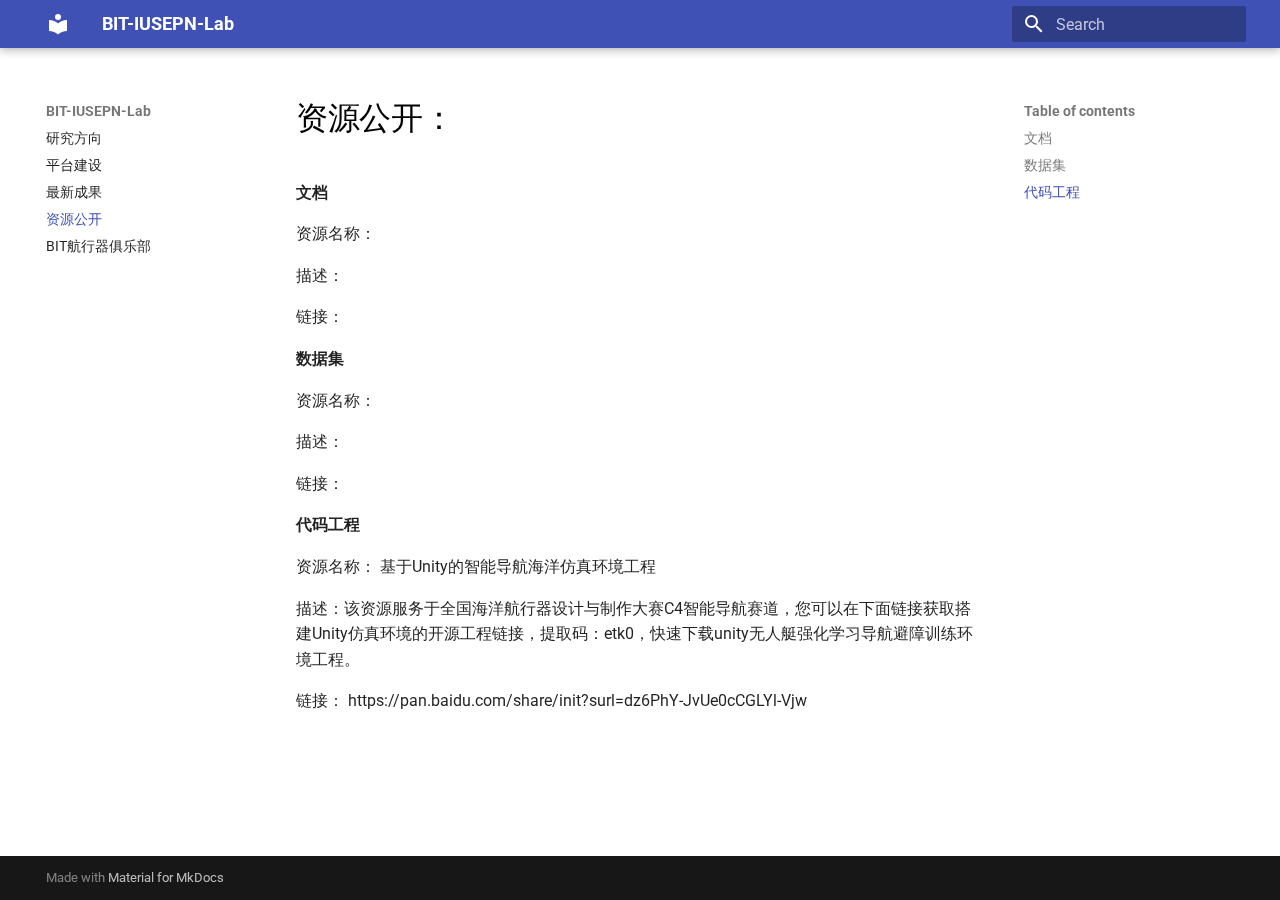
<file: ResourceDisclosure/index.html>
<!doctype html>
<html lang="en" class="no-js">
  <head>
    
      <meta charset="utf-8">
      <meta name="viewport" content="width=device-width,initial-scale=1">
      
      
      
      
        <link rel="prev" href="../LatestResults/">
      
      
        <link rel="next" href="../BITUnmannedVehicleClub/">
      
      
      <link rel="icon" href="../assets/images/favicon.png">
      <meta name="generator" content="mkdocs-1.6.1, mkdocs-material-9.5.34">
    
    
      
        <title>资源公开 - BIT-IUSEPN-Lab</title>
      
    
    
      <link rel="stylesheet" href="../assets/stylesheets/main.35f28582.min.css">
      
      


    
    
      
    
    
      
        
        
        <link rel="preconnect" href="https://fonts.gstatic.com" crossorigin>
        <link rel="stylesheet" href="https://fonts.googleapis.com/css?family=Roboto:300,300i,400,400i,700,700i%7CRoboto+Mono:400,400i,700,700i&display=fallback">
        <style>:root{--md-text-font:"Roboto";--md-code-font:"Roboto Mono"}</style>
      
    
    
      <link rel="stylesheet" href="../css/custom.css">
    
    <script>__md_scope=new URL("..",location),__md_hash=e=>[...e].reduce(((e,_)=>(e<<5)-e+_.charCodeAt(0)),0),__md_get=(e,_=localStorage,t=__md_scope)=>JSON.parse(_.getItem(t.pathname+"."+e)),__md_set=(e,_,t=localStorage,a=__md_scope)=>{try{t.setItem(a.pathname+"."+e,JSON.stringify(_))}catch(e){}}</script>
    
      

    
    
    
  </head>
  
  
    <body dir="ltr">
  
    
    <input class="md-toggle" data-md-toggle="drawer" type="checkbox" id="__drawer" autocomplete="off">
    <input class="md-toggle" data-md-toggle="search" type="checkbox" id="__search" autocomplete="off">
    <label class="md-overlay" for="__drawer"></label>
    <div data-md-component="skip">
      
        
        <a href="#_1" class="md-skip">
          Skip to content
        </a>
      
    </div>
    <div data-md-component="announce">
      
    </div>
    
    
      

  

<header class="md-header md-header--shadow" data-md-component="header">
  <nav class="md-header__inner md-grid" aria-label="Header">
    <a href=".." title="BIT-IUSEPN-Lab" class="md-header__button md-logo" aria-label="BIT-IUSEPN-Lab" data-md-component="logo">
      
  
  <svg xmlns="http://www.w3.org/2000/svg" viewBox="0 0 24 24"><path d="M12 8a3 3 0 0 0 3-3 3 3 0 0 0-3-3 3 3 0 0 0-3 3 3 3 0 0 0 3 3m0 3.54C9.64 9.35 6.5 8 3 8v11c3.5 0 6.64 1.35 9 3.54 2.36-2.19 5.5-3.54 9-3.54V8c-3.5 0-6.64 1.35-9 3.54"/></svg>

    </a>
    <label class="md-header__button md-icon" for="__drawer">
      
      <svg xmlns="http://www.w3.org/2000/svg" viewBox="0 0 24 24"><path d="M3 6h18v2H3zm0 5h18v2H3zm0 5h18v2H3z"/></svg>
    </label>
    <div class="md-header__title" data-md-component="header-title">
      <div class="md-header__ellipsis">
        <div class="md-header__topic">
          <span class="md-ellipsis">
            BIT-IUSEPN-Lab
          </span>
        </div>
        <div class="md-header__topic" data-md-component="header-topic">
          <span class="md-ellipsis">
            
              资源公开
            
          </span>
        </div>
      </div>
    </div>
    
    
      <script>var palette=__md_get("__palette");if(palette&&palette.color){if("(prefers-color-scheme)"===palette.color.media){var media=matchMedia("(prefers-color-scheme: light)"),input=document.querySelector(media.matches?"[data-md-color-media='(prefers-color-scheme: light)']":"[data-md-color-media='(prefers-color-scheme: dark)']");palette.color.media=input.getAttribute("data-md-color-media"),palette.color.scheme=input.getAttribute("data-md-color-scheme"),palette.color.primary=input.getAttribute("data-md-color-primary"),palette.color.accent=input.getAttribute("data-md-color-accent")}for(var[key,value]of Object.entries(palette.color))document.body.setAttribute("data-md-color-"+key,value)}</script>
    
    
    
      <label class="md-header__button md-icon" for="__search">
        
        <svg xmlns="http://www.w3.org/2000/svg" viewBox="0 0 24 24"><path d="M9.5 3A6.5 6.5 0 0 1 16 9.5c0 1.61-.59 3.09-1.56 4.23l.27.27h.79l5 5-1.5 1.5-5-5v-.79l-.27-.27A6.52 6.52 0 0 1 9.5 16 6.5 6.5 0 0 1 3 9.5 6.5 6.5 0 0 1 9.5 3m0 2C7 5 5 7 5 9.5S7 14 9.5 14 14 12 14 9.5 12 5 9.5 5"/></svg>
      </label>
      <div class="md-search" data-md-component="search" role="dialog">
  <label class="md-search__overlay" for="__search"></label>
  <div class="md-search__inner" role="search">
    <form class="md-search__form" name="search">
      <input type="text" class="md-search__input" name="query" aria-label="Search" placeholder="Search" autocapitalize="off" autocorrect="off" autocomplete="off" spellcheck="false" data-md-component="search-query" required>
      <label class="md-search__icon md-icon" for="__search">
        
        <svg xmlns="http://www.w3.org/2000/svg" viewBox="0 0 24 24"><path d="M9.5 3A6.5 6.5 0 0 1 16 9.5c0 1.61-.59 3.09-1.56 4.23l.27.27h.79l5 5-1.5 1.5-5-5v-.79l-.27-.27A6.52 6.52 0 0 1 9.5 16 6.5 6.5 0 0 1 3 9.5 6.5 6.5 0 0 1 9.5 3m0 2C7 5 5 7 5 9.5S7 14 9.5 14 14 12 14 9.5 12 5 9.5 5"/></svg>
        
        <svg xmlns="http://www.w3.org/2000/svg" viewBox="0 0 24 24"><path d="M20 11v2H8l5.5 5.5-1.42 1.42L4.16 12l7.92-7.92L13.5 5.5 8 11z"/></svg>
      </label>
      <nav class="md-search__options" aria-label="Search">
        
        <button type="reset" class="md-search__icon md-icon" title="Clear" aria-label="Clear" tabindex="-1">
          
          <svg xmlns="http://www.w3.org/2000/svg" viewBox="0 0 24 24"><path d="M19 6.41 17.59 5 12 10.59 6.41 5 5 6.41 10.59 12 5 17.59 6.41 19 12 13.41 17.59 19 19 17.59 13.41 12z"/></svg>
        </button>
      </nav>
      
    </form>
    <div class="md-search__output">
      <div class="md-search__scrollwrap" tabindex="0" data-md-scrollfix>
        <div class="md-search-result" data-md-component="search-result">
          <div class="md-search-result__meta">
            Initializing search
          </div>
          <ol class="md-search-result__list" role="presentation"></ol>
        </div>
      </div>
    </div>
  </div>
</div>
    
    
  </nav>
  
</header>
    
    <div class="md-container" data-md-component="container">
      
      
        
          
        
      
      <main class="md-main" data-md-component="main">
        <div class="md-main__inner md-grid">
          
            
              
              <div class="md-sidebar md-sidebar--primary" data-md-component="sidebar" data-md-type="navigation" >
                <div class="md-sidebar__scrollwrap">
                  <div class="md-sidebar__inner">
                    



<nav class="md-nav md-nav--primary" aria-label="Navigation" data-md-level="0">
  <label class="md-nav__title" for="__drawer">
    <a href=".." title="BIT-IUSEPN-Lab" class="md-nav__button md-logo" aria-label="BIT-IUSEPN-Lab" data-md-component="logo">
      
  
  <svg xmlns="http://www.w3.org/2000/svg" viewBox="0 0 24 24"><path d="M12 8a3 3 0 0 0 3-3 3 3 0 0 0-3-3 3 3 0 0 0-3 3 3 3 0 0 0 3 3m0 3.54C9.64 9.35 6.5 8 3 8v11c3.5 0 6.64 1.35 9 3.54 2.36-2.19 5.5-3.54 9-3.54V8c-3.5 0-6.64 1.35-9 3.54"/></svg>

    </a>
    BIT-IUSEPN-Lab
  </label>
  
  <ul class="md-nav__list" data-md-scrollfix>
    
      
      
  
  
  
  
    <li class="md-nav__item">
      <a href="../ResearchDirection/" class="md-nav__link">
        
  
  <span class="md-ellipsis">
    研究方向
  </span>
  

      </a>
    </li>
  

    
      
      
  
  
  
  
    <li class="md-nav__item">
      <a href="../PlatformConstruction/" class="md-nav__link">
        
  
  <span class="md-ellipsis">
    平台建设
  </span>
  

      </a>
    </li>
  

    
      
      
  
  
  
  
    <li class="md-nav__item">
      <a href="../LatestResults/" class="md-nav__link">
        
  
  <span class="md-ellipsis">
    最新成果
  </span>
  

      </a>
    </li>
  

    
      
      
  
  
    
  
  
  
    <li class="md-nav__item md-nav__item--active">
      
      <input class="md-nav__toggle md-toggle" type="checkbox" id="__toc">
      
      
        
      
      
        <label class="md-nav__link md-nav__link--active" for="__toc">
          
  
  <span class="md-ellipsis">
    资源公开
  </span>
  

          <span class="md-nav__icon md-icon"></span>
        </label>
      
      <a href="./" class="md-nav__link md-nav__link--active">
        
  
  <span class="md-ellipsis">
    资源公开
  </span>
  

      </a>
      
        

<nav class="md-nav md-nav--secondary" aria-label="Table of contents">
  
  
  
    
  
  
    <label class="md-nav__title" for="__toc">
      <span class="md-nav__icon md-icon"></span>
      Table of contents
    </label>
    <ul class="md-nav__list" data-md-component="toc" data-md-scrollfix>
      
        <li class="md-nav__item">
  <a href="#_2" class="md-nav__link">
    <span class="md-ellipsis">
      文档
    </span>
  </a>
  
</li>
      
        <li class="md-nav__item">
  <a href="#_3" class="md-nav__link">
    <span class="md-ellipsis">
      数据集
    </span>
  </a>
  
</li>
      
        <li class="md-nav__item">
  <a href="#_4" class="md-nav__link">
    <span class="md-ellipsis">
      代码工程
    </span>
  </a>
  
</li>
      
    </ul>
  
</nav>
      
    </li>
  

    
      
      
  
  
  
  
    <li class="md-nav__item">
      <a href="../BITUnmannedVehicleClub/" class="md-nav__link">
        
  
  <span class="md-ellipsis">
    BIT航行器俱乐部
  </span>
  

      </a>
    </li>
  

    
  </ul>
</nav>
                  </div>
                </div>
              </div>
            
            
              
              <div class="md-sidebar md-sidebar--secondary" data-md-component="sidebar" data-md-type="toc" >
                <div class="md-sidebar__scrollwrap">
                  <div class="md-sidebar__inner">
                    

<nav class="md-nav md-nav--secondary" aria-label="Table of contents">
  
  
  
    
  
  
    <label class="md-nav__title" for="__toc">
      <span class="md-nav__icon md-icon"></span>
      Table of contents
    </label>
    <ul class="md-nav__list" data-md-component="toc" data-md-scrollfix>
      
        <li class="md-nav__item">
  <a href="#_2" class="md-nav__link">
    <span class="md-ellipsis">
      文档
    </span>
  </a>
  
</li>
      
        <li class="md-nav__item">
  <a href="#_3" class="md-nav__link">
    <span class="md-ellipsis">
      数据集
    </span>
  </a>
  
</li>
      
        <li class="md-nav__item">
  <a href="#_4" class="md-nav__link">
    <span class="md-ellipsis">
      代码工程
    </span>
  </a>
  
</li>
      
    </ul>
  
</nav>
                  </div>
                </div>
              </div>
            
          
          
            <div class="md-content" data-md-component="content">
              <article class="md-content__inner md-typeset">
                
                  


<h1 id="_1">资源公开：</h1>
<h4 id="_2">文档</h4>
<p>资源名称： </p>
<p>描述：</p>
<p>链接：</p>
<h4 id="_3">数据集</h4>
<p>资源名称：</p>
<p>描述：</p>
<p>链接：</p>
<h4 id="_4">代码工程</h4>
<p>资源名称： 基于Unity的智能导航海洋仿真环境工程</p>
<p>描述：该资源服务于全国海洋航行器设计与制作大赛C4智能导航赛道，您可以在下面链接获取搭建Unity仿真环境的开源工程链接，提取码：etk0，快速下载unity无人艇强化学习导航避障训练环境工程。</p>
<p>链接： https://pan.baidu.com/share/init?surl=dz6PhY-JvUe0cCGLYl-Vjw</p>












                
              </article>
            </div>
          
          
<script>var target=document.getElementById(location.hash.slice(1));target&&target.name&&(target.checked=target.name.startsWith("__tabbed_"))</script>
        </div>
        
      </main>
      
        <footer class="md-footer">
  
  <div class="md-footer-meta md-typeset">
    <div class="md-footer-meta__inner md-grid">
      <div class="md-copyright">
  
  
    Made with
    <a href="https://squidfunk.github.io/mkdocs-material/" target="_blank" rel="noopener">
      Material for MkDocs
    </a>
  
</div>
      
    </div>
  </div>
</footer>
      
    </div>
    <div class="md-dialog" data-md-component="dialog">
      <div class="md-dialog__inner md-typeset"></div>
    </div>
    
    
    <script id="__config" type="application/json">{"base": "..", "features": [], "search": "../assets/javascripts/workers/search.07f07601.min.js", "translations": {"clipboard.copied": "Copied to clipboard", "clipboard.copy": "Copy to clipboard", "search.result.more.one": "1 more on this page", "search.result.more.other": "# more on this page", "search.result.none": "No matching documents", "search.result.one": "1 matching document", "search.result.other": "# matching documents", "search.result.placeholder": "Type to start searching", "search.result.term.missing": "Missing", "select.version": "Select version"}}</script>
    
    
      <script src="../assets/javascripts/bundle.56dfad97.min.js"></script>
      
    
  </body>
</html>
</file>
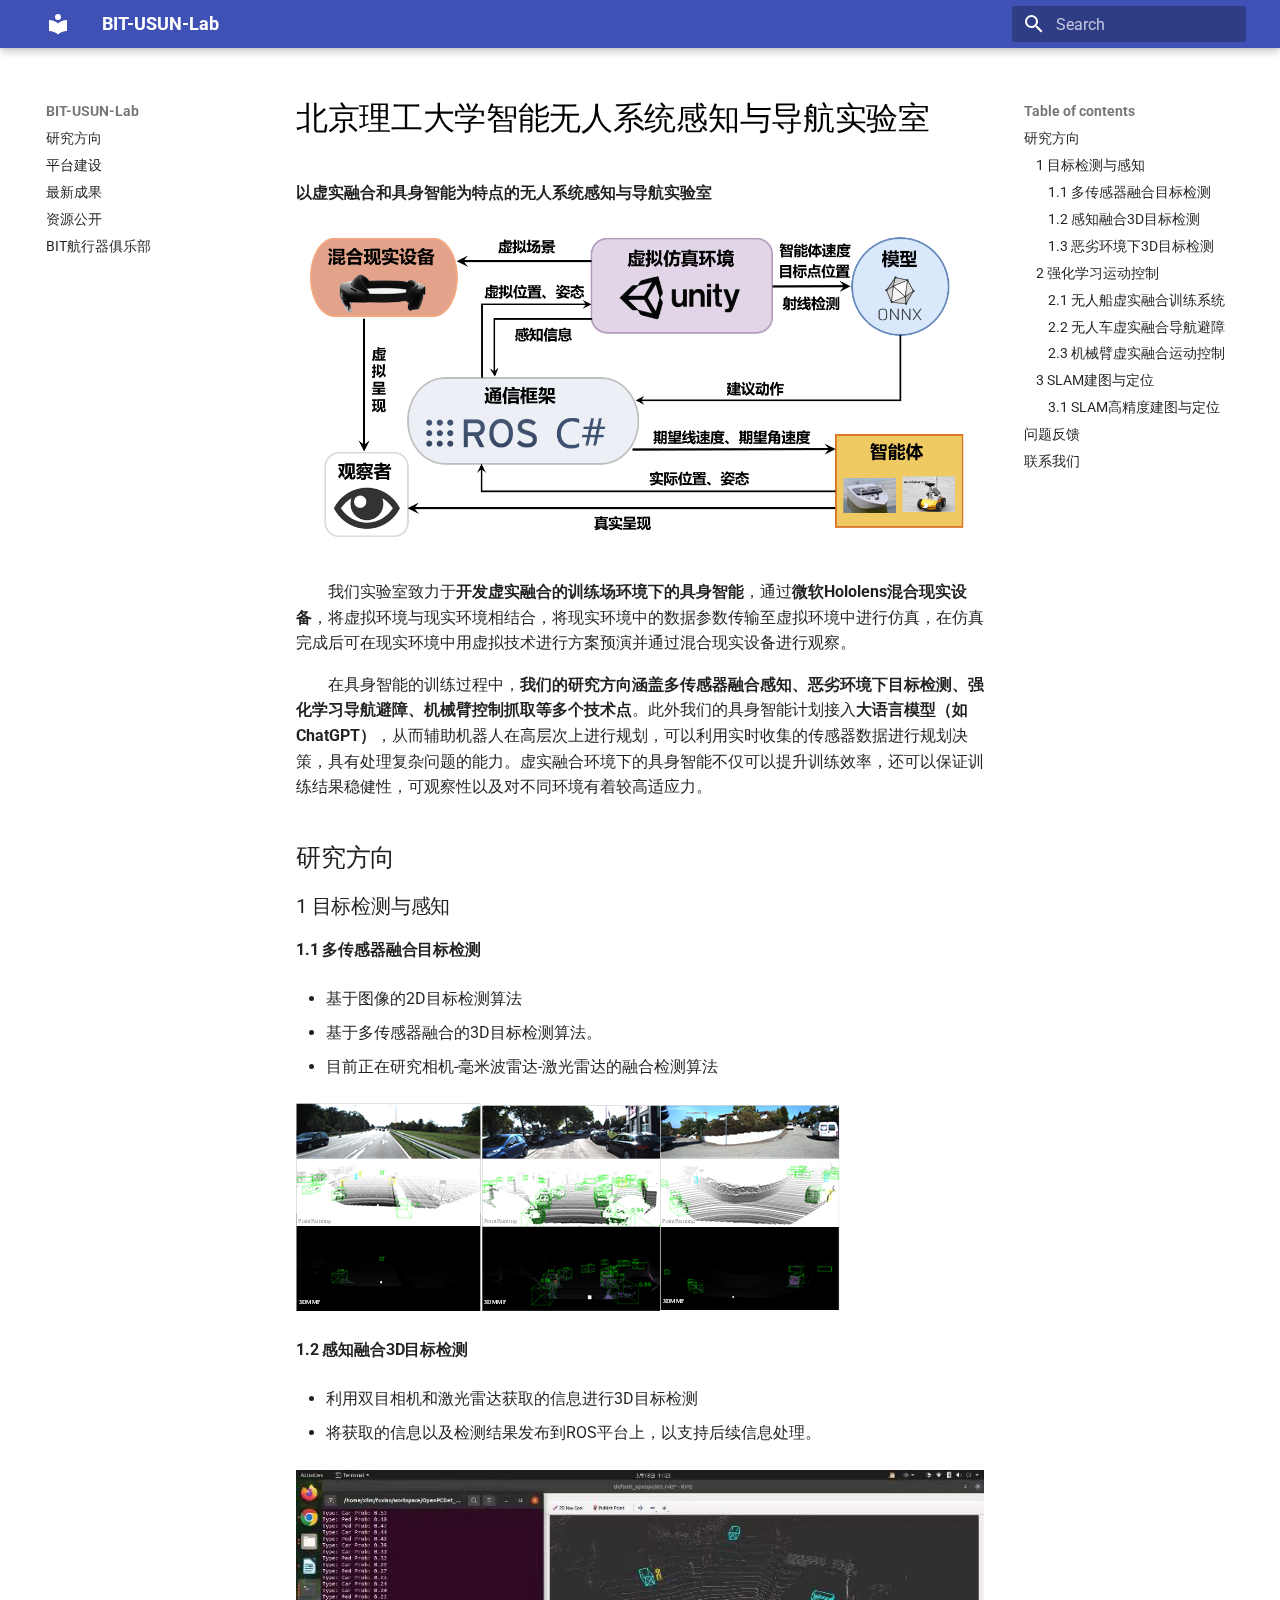
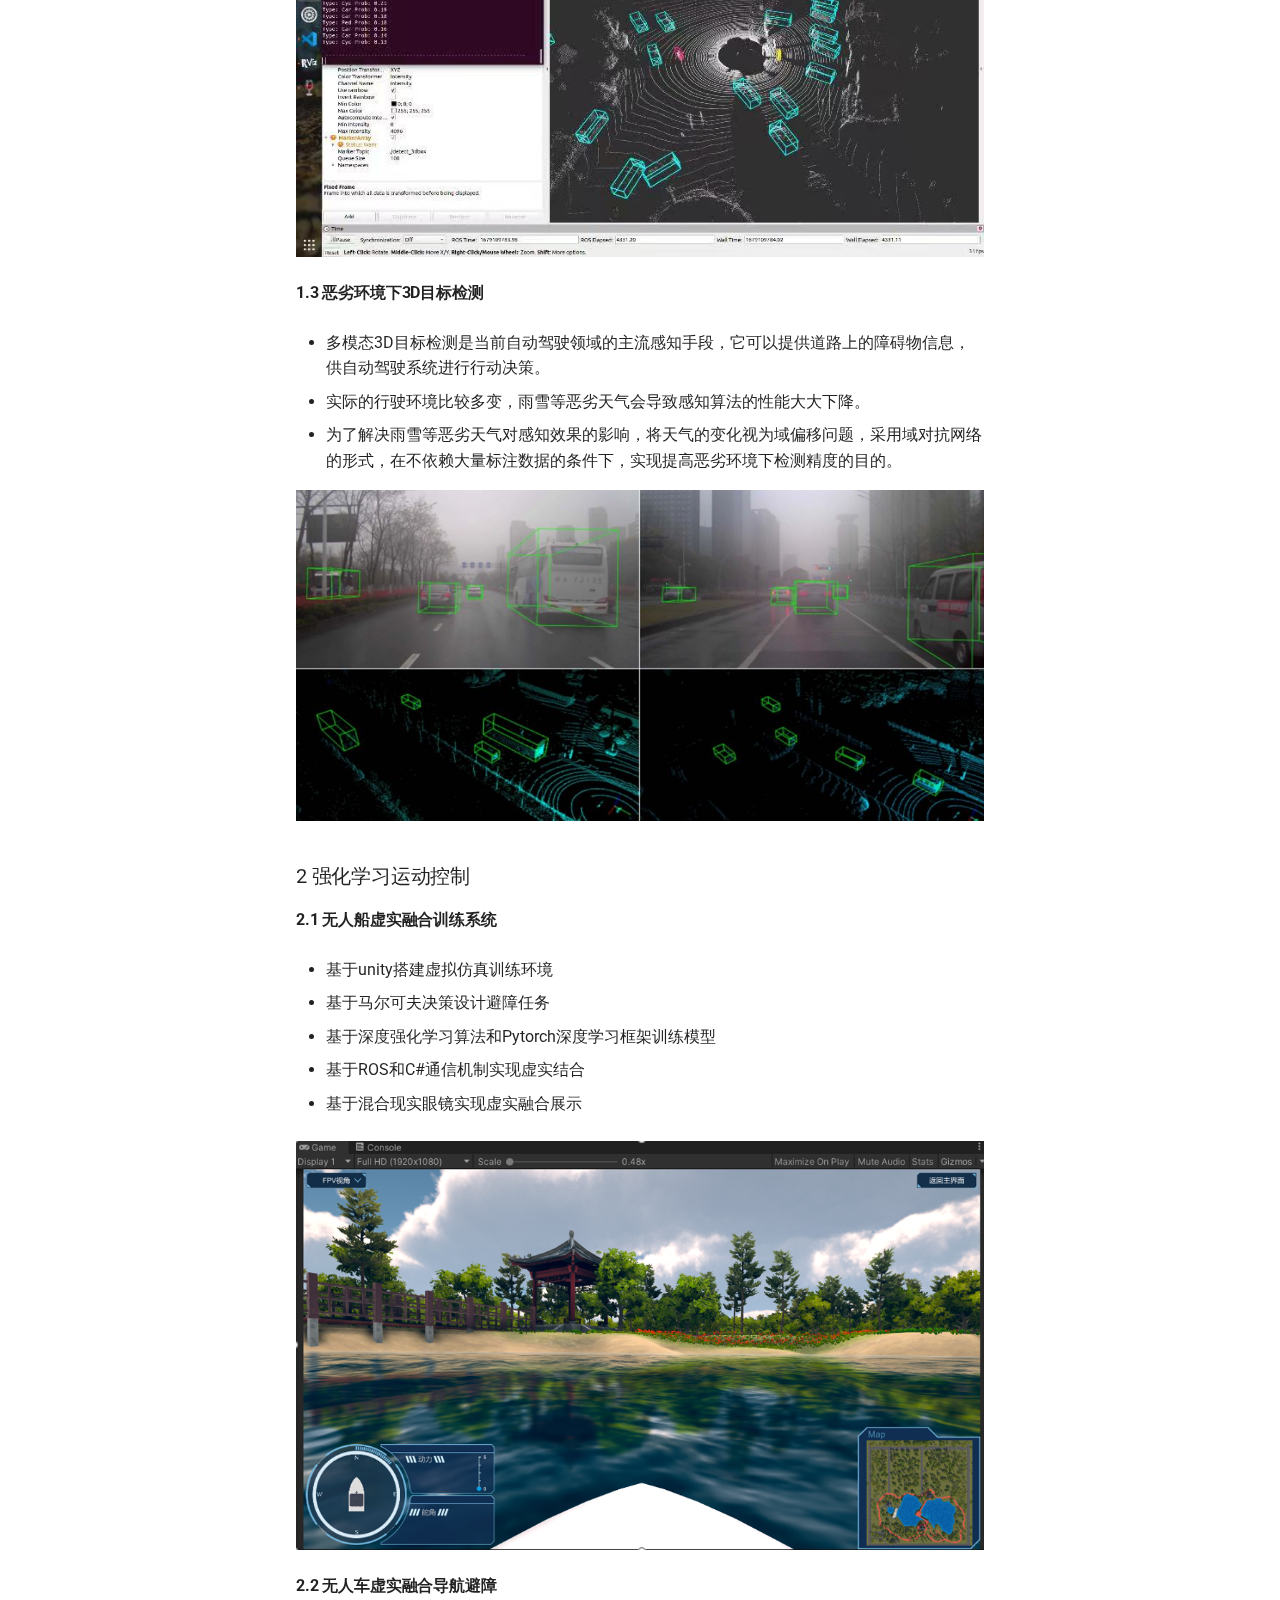
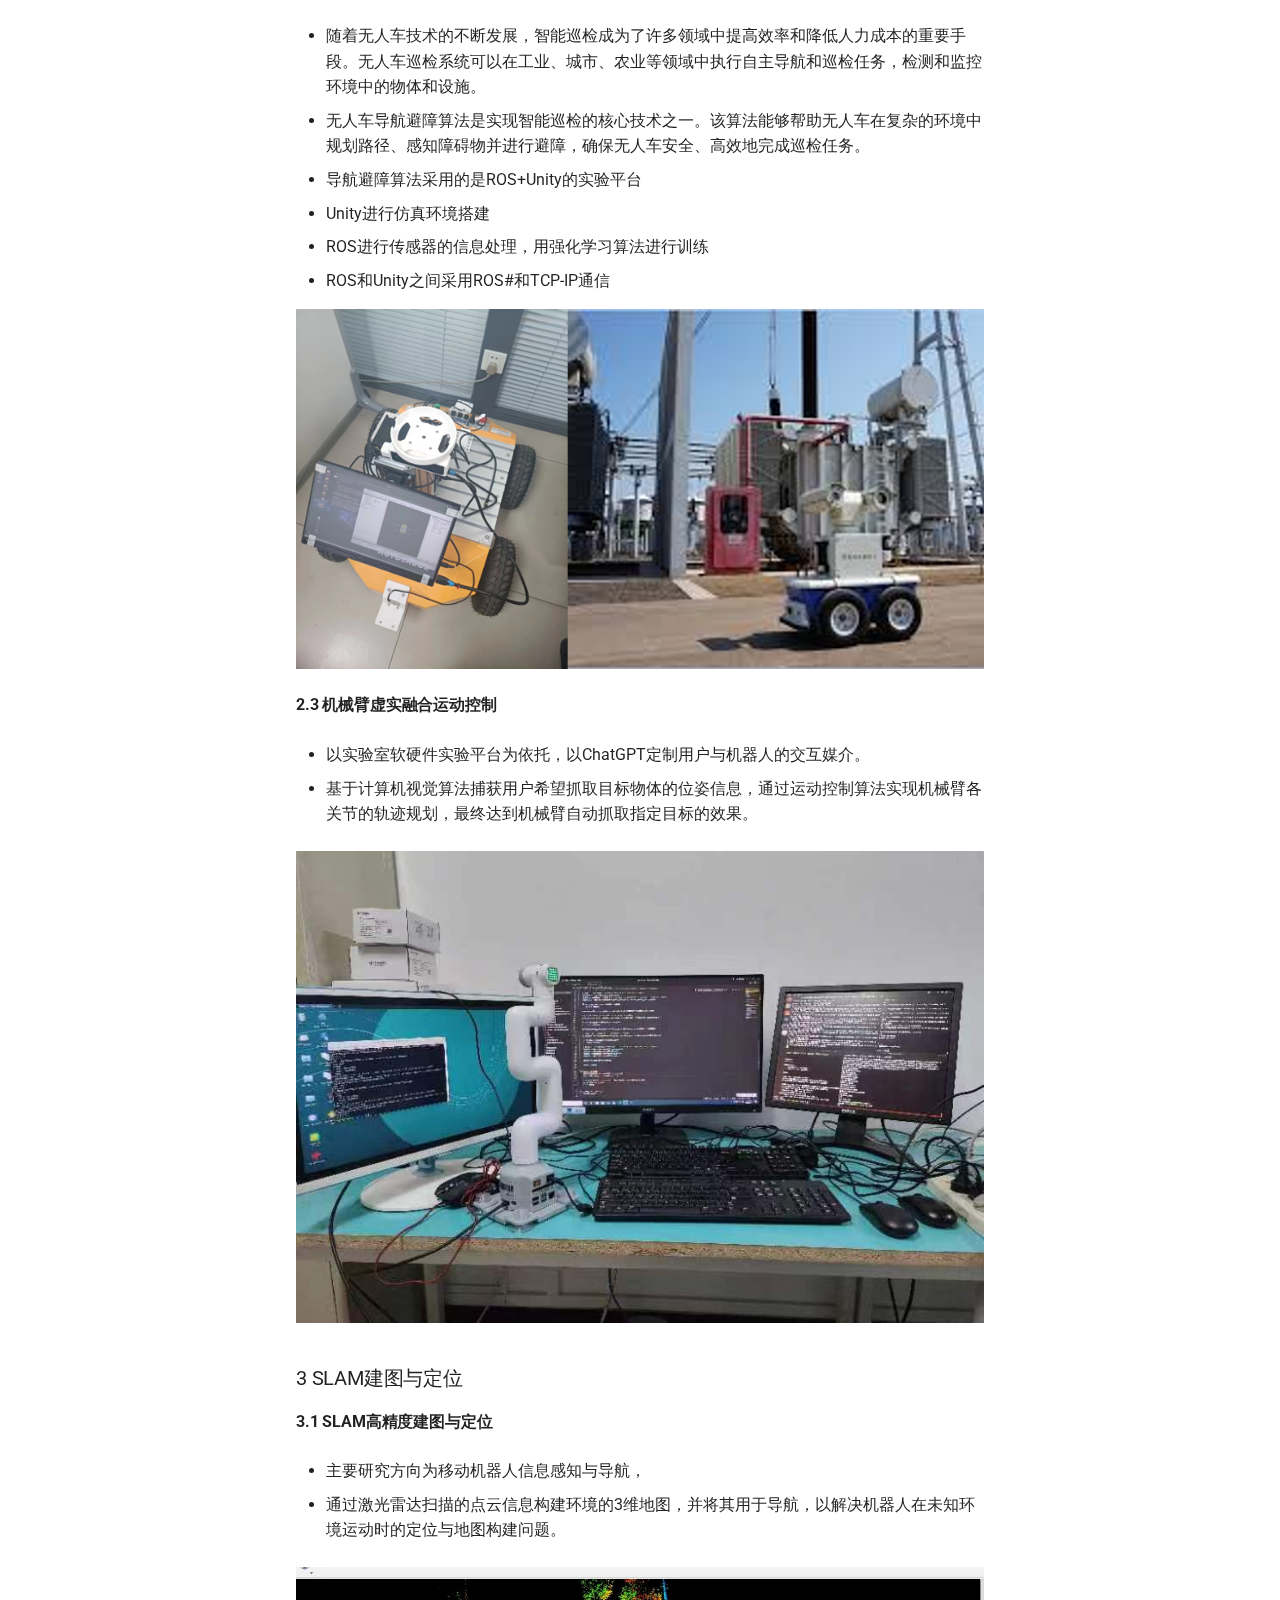
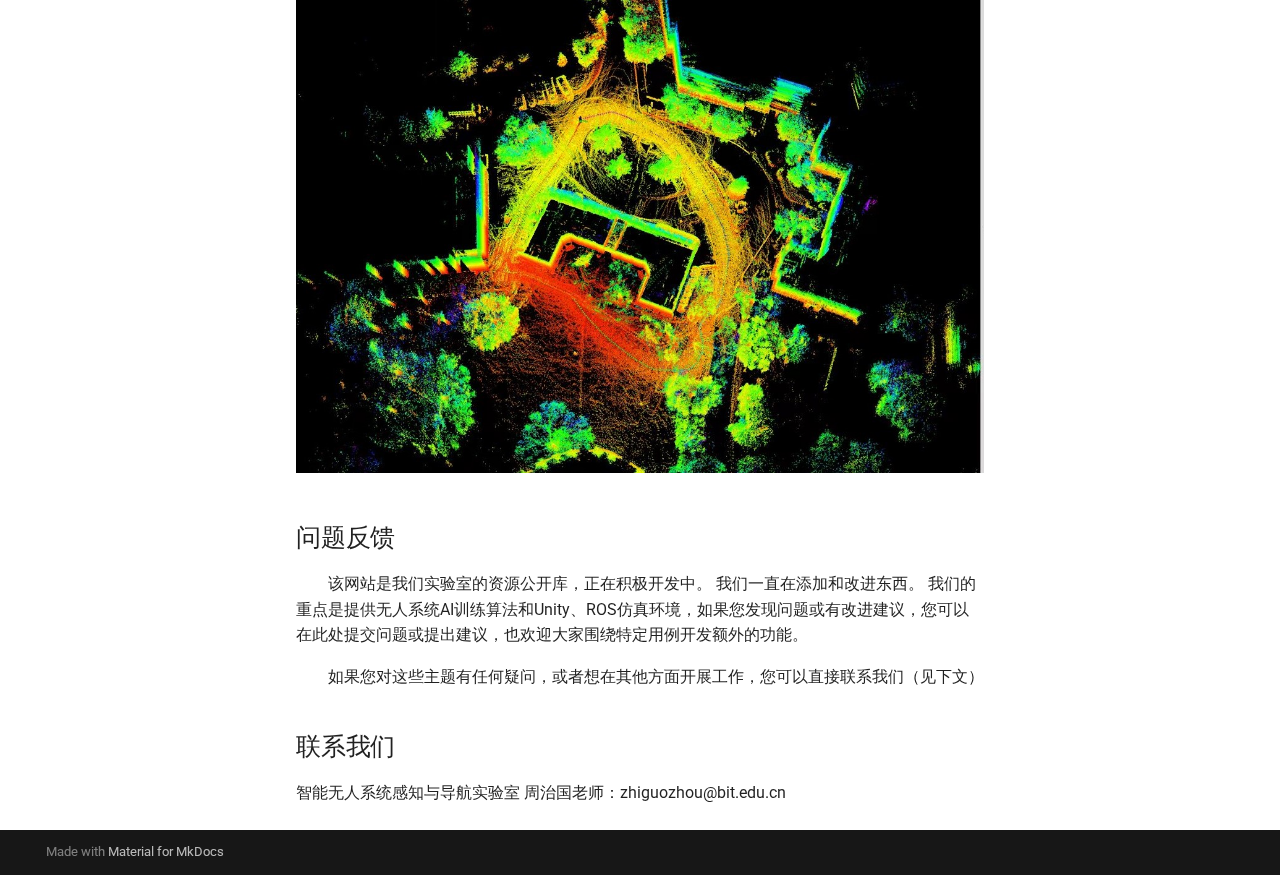
<file: site/index.html>
<!doctype html>
<html lang="en" class="no-js">
  <head>
    
      <meta charset="utf-8">
      <meta name="viewport" content="width=device-width,initial-scale=1">
      
      
      
      
      
      <link rel="icon" href="assets/images/favicon.png">
      <meta name="generator" content="mkdocs-1.4.2, mkdocs-material-9.1.6">
    
    
      
        <title>BIT-IUSEPN-Lab</title>
      
    
    
      <link rel="stylesheet" href="assets/stylesheets/main.ded33207.min.css">
      
        
        <link rel="stylesheet" href="assets/stylesheets/palette.a0c5b2b5.min.css">
      
      

    
    
    
      
        
        
        <link rel="preconnect" href="https://fonts.gstatic.com" crossorigin>
        <link rel="stylesheet" href="https://fonts.googleapis.com/css?family=Roboto:300,300i,400,400i,700,700i%7CRoboto+Mono:400,400i,700,700i&display=fallback">
        <style>:root{--md-text-font:"Roboto";--md-code-font:"Roboto Mono"}</style>
      
    
    
      <link rel="stylesheet" href="css/custom.css">
    
    <script>__md_scope=new URL(".",location),__md_hash=e=>[...e].reduce((e,_)=>(e<<5)-e+_.charCodeAt(0),0),__md_get=(e,_=localStorage,t=__md_scope)=>JSON.parse(_.getItem(t.pathname+"."+e)),__md_set=(e,_,t=localStorage,a=__md_scope)=>{try{t.setItem(a.pathname+"."+e,JSON.stringify(_))}catch(e){}}</script>
    
      

    
    
    
  </head>
  
  
    
    
    
    
    
    <body dir="ltr" data-md-color-scheme="default" data-md-color-primary="" data-md-color-accent="">
  
    
    
    <input class="md-toggle" data-md-toggle="drawer" type="checkbox" id="__drawer" autocomplete="off">
    <input class="md-toggle" data-md-toggle="search" type="checkbox" id="__search" autocomplete="off">
    <label class="md-overlay" for="__drawer"></label>
    <div data-md-component="skip">
      
        
        <a href="#_1" class="md-skip">
          Skip to content
        </a>
      
    </div>
    <div data-md-component="announce">
      
    </div>
    
    
      

  

<header class="md-header md-header--shadow" data-md-component="header">
  <nav class="md-header__inner md-grid" aria-label="Header">
    <a href="." title="BIT-IUSEPN-Lab" class="md-header__button md-logo" aria-label="BIT-IUSEPN-Lab" data-md-component="logo">
      
  
  <svg xmlns="http://www.w3.org/2000/svg" viewBox="0 0 24 24"><path d="M12 8a3 3 0 0 0 3-3 3 3 0 0 0-3-3 3 3 0 0 0-3 3 3 3 0 0 0 3 3m0 3.54C9.64 9.35 6.5 8 3 8v11c3.5 0 6.64 1.35 9 3.54 2.36-2.19 5.5-3.54 9-3.54V8c-3.5 0-6.64 1.35-9 3.54Z"/></svg>

    </a>
    <label class="md-header__button md-icon" for="__drawer">
      <svg xmlns="http://www.w3.org/2000/svg" viewBox="0 0 24 24"><path d="M3 6h18v2H3V6m0 5h18v2H3v-2m0 5h18v2H3v-2Z"/></svg>
    </label>
    <div class="md-header__title" data-md-component="header-title">
      <div class="md-header__ellipsis">
        <div class="md-header__topic">
          <span class="md-ellipsis">
            BIT-USUN-Lab
          </span>
        </div>
        <div class="md-header__topic" data-md-component="header-topic">
          <span class="md-ellipsis">
            
              北京理工大学智能无人系统具身感知与导航实验室
            
          </span>
        </div>
      </div>
    </div>
    
    
    
      <label class="md-header__button md-icon" for="__search">
        <svg xmlns="http://www.w3.org/2000/svg" viewBox="0 0 24 24"><path d="M9.5 3A6.5 6.5 0 0 1 16 9.5c0 1.61-.59 3.09-1.56 4.23l.27.27h.79l5 5-1.5 1.5-5-5v-.79l-.27-.27A6.516 6.516 0 0 1 9.5 16 6.5 6.5 0 0 1 3 9.5 6.5 6.5 0 0 1 9.5 3m0 2C7 5 5 7 5 9.5S7 14 9.5 14 14 12 14 9.5 12 5 9.5 5Z"/></svg>
      </label>
      <div class="md-search" data-md-component="search" role="dialog">
  <label class="md-search__overlay" for="__search"></label>
  <div class="md-search__inner" role="search">
    <form class="md-search__form" name="search">
      <input type="text" class="md-search__input" name="query" aria-label="Search" placeholder="Search" autocapitalize="off" autocorrect="off" autocomplete="off" spellcheck="false" data-md-component="search-query" required>
      <label class="md-search__icon md-icon" for="__search">
        <svg xmlns="http://www.w3.org/2000/svg" viewBox="0 0 24 24"><path d="M9.5 3A6.5 6.5 0 0 1 16 9.5c0 1.61-.59 3.09-1.56 4.23l.27.27h.79l5 5-1.5 1.5-5-5v-.79l-.27-.27A6.516 6.516 0 0 1 9.5 16 6.5 6.5 0 0 1 3 9.5 6.5 6.5 0 0 1 9.5 3m0 2C7 5 5 7 5 9.5S7 14 9.5 14 14 12 14 9.5 12 5 9.5 5Z"/></svg>
        <svg xmlns="http://www.w3.org/2000/svg" viewBox="0 0 24 24"><path d="M20 11v2H8l5.5 5.5-1.42 1.42L4.16 12l7.92-7.92L13.5 5.5 8 11h12Z"/></svg>
      </label>
      <nav class="md-search__options" aria-label="Search">
        
        <button type="reset" class="md-search__icon md-icon" title="Clear" aria-label="Clear" tabindex="-1">
          <svg xmlns="http://www.w3.org/2000/svg" viewBox="0 0 24 24"><path d="M19 6.41 17.59 5 12 10.59 6.41 5 5 6.41 10.59 12 5 17.59 6.41 19 12 13.41 17.59 19 19 17.59 13.41 12 19 6.41Z"/></svg>
        </button>
      </nav>
      
    </form>
    <div class="md-search__output">
      <div class="md-search__scrollwrap" data-md-scrollfix>
        <div class="md-search-result" data-md-component="search-result">
          <div class="md-search-result__meta">
            Initializing search
          </div>
          <ol class="md-search-result__list" role="presentation"></ol>
        </div>
      </div>
    </div>
  </div>
</div>
    
    
  </nav>
  
</header>
    
    <div class="md-container" data-md-component="container">
      
      
        
          
        
      
      <main class="md-main" data-md-component="main">
        <div class="md-main__inner md-grid">
          
            
              
              <div class="md-sidebar md-sidebar--primary" data-md-component="sidebar" data-md-type="navigation" >
                <div class="md-sidebar__scrollwrap">
                  <div class="md-sidebar__inner">
                    


<nav class="md-nav md-nav--primary" aria-label="Navigation" data-md-level="0">
  <label class="md-nav__title" for="__drawer">
    <a href="." title="BIT-USUN-Lab" class="md-nav__button md-logo" aria-label="BIT-USUN-Lab" data-md-component="logo">
      
  
  <svg xmlns="http://www.w3.org/2000/svg" viewBox="0 0 24 24"><path d="M12 8a3 3 0 0 0 3-3 3 3 0 0 0-3-3 3 3 0 0 0-3 3 3 3 0 0 0 3 3m0 3.54C9.64 9.35 6.5 8 3 8v11c3.5 0 6.64 1.35 9 3.54 2.36-2.19 5.5-3.54 9-3.54V8c-3.5 0-6.64 1.35-9 3.54Z"/></svg>

    </a>
    BIT-USUN-Lab
  </label>
  
  <ul class="md-nav__list" data-md-scrollfix>
    
      
      
      

  
  
  
    <li class="md-nav__item">
      <a href="%E7%A0%94%E7%A9%B6%E6%96%B9%E5%90%91/" class="md-nav__link">
        研究方向
      </a>
    </li>
  

    
      
      
      

  
  
  
    <li class="md-nav__item">
      <a href="%E5%B9%B3%E5%8F%B0%E5%BB%BA%E8%AE%BE/" class="md-nav__link">
        平台建设
      </a>
    </li>
  

    
      
      
      

  
  
  
    <li class="md-nav__item">
      <a href="%E6%9C%80%E6%96%B0%E6%88%90%E6%9E%9C/" class="md-nav__link">
        最新成果
      </a>
    </li>
  

    
      
      
      

  
  
  
    <li class="md-nav__item">
      <a href="%E8%B5%84%E6%BA%90%E5%85%AC%E5%BC%80/" class="md-nav__link">
        资源公开
      </a>
    </li>
  

    
      
      
      

  
  
  
    <li class="md-nav__item">
      <a href="BIT%E8%88%AA%E8%A1%8C%E5%99%A8%E4%BF%B1%E4%B9%90%E9%83%A8/" class="md-nav__link">
        BIT航行器俱乐部
      </a>
    </li>
  

    
  </ul>
</nav>
                  </div>
                </div>
              </div>
            
            
              
              <div class="md-sidebar md-sidebar--secondary" data-md-component="sidebar" data-md-type="toc" >
                <div class="md-sidebar__scrollwrap">
                  <div class="md-sidebar__inner">
                    

<nav class="md-nav md-nav--secondary" aria-label="Table of contents">
  
  
  
    
  
  
    <label class="md-nav__title" for="__toc">
      <span class="md-nav__icon md-icon"></span>
      Table of contents
    </label>
    <ul class="md-nav__list" data-md-component="toc" data-md-scrollfix>
      
        <li class="md-nav__item">
  <a href="#_2" class="md-nav__link">
    研究方向
  </a>
  
    <nav class="md-nav" aria-label="研究方向">
      <ul class="md-nav__list">
        
          <li class="md-nav__item">
  <a href="#1" class="md-nav__link">
    1 目标检测与感知
  </a>
  
    <nav class="md-nav" aria-label="1 目标检测与感知">
      <ul class="md-nav__list">
        
          <li class="md-nav__item">
  <a href="#11" class="md-nav__link">
    1.1 多传感器融合目标检测
  </a>
  
</li>
        
          <li class="md-nav__item">
  <a href="#12-3d" class="md-nav__link">
    1.2 感知融合3D目标检测
  </a>
  
</li>
        
          <li class="md-nav__item">
  <a href="#13-3d" class="md-nav__link">
    1.3 恶劣环境下3D目标检测
  </a>
  
</li>
        
      </ul>
    </nav>
  
</li>
        
          <li class="md-nav__item">
  <a href="#2" class="md-nav__link">
    2 强化学习运动控制
  </a>
  
    <nav class="md-nav" aria-label="2 强化学习运动控制">
      <ul class="md-nav__list">
        
          <li class="md-nav__item">
  <a href="#21" class="md-nav__link">
    2.1 无人船虚实融合训练系统
  </a>
  
</li>
        
          <li class="md-nav__item">
  <a href="#22" class="md-nav__link">
    2.2 无人车虚实融合导航避障
  </a>
  
</li>
        
          <li class="md-nav__item">
  <a href="#23" class="md-nav__link">
    2.3 机械臂虚实融合运动控制
  </a>
  
</li>
        
      </ul>
    </nav>
  
</li>
        
          <li class="md-nav__item">
  <a href="#3-slam" class="md-nav__link">
    3 SLAM建图与定位
  </a>
  
    <nav class="md-nav" aria-label="3 SLAM建图与定位">
      <ul class="md-nav__list">
        
          <li class="md-nav__item">
  <a href="#31-slam" class="md-nav__link">
    3.1 SLAM高精度建图与定位
  </a>
  
</li>
        
      </ul>
    </nav>
  
</li>
        
      </ul>
    </nav>
  
</li>
      
        <li class="md-nav__item">
  <a href="#_3" class="md-nav__link">
    问题反馈
  </a>
  
</li>
      
        <li class="md-nav__item">
  <a href="#_4" class="md-nav__link">
    联系我们
  </a>
  
</li>
      
    </ul>
  
</nav>
                  </div>
                </div>
              </div>
            
          
          
            <div class="md-content" data-md-component="content">
              <article class="md-content__inner md-typeset">
                
                  


<h1 id="_1">北京理工大学智能无人系统感知与导航实验室</h1>
<p><strong>以虚实融合和具身智能为特点的无人系统感知与导航实验室</strong></p>
<p><img alt="" src="imagLab/0%E6%A1%86%E6%9E%B6%E5%9B%BE.jpg" /></p>
<p>&emsp;&emsp;我们实验室致力于<strong>开发虚实融合的训练场环境下的具身智能</strong>，通过<strong>微软Hololens混合现实设备</strong>，将虚拟环境与现实环境相结合，将现实环境中的数据参数传输至虚拟环境中进行仿真，在仿真完成后可在现实环境中用虚拟技术进行方案预演并通过混合现实设备进行观察。</p>
<p>&emsp;&emsp;在具身智能的训练过程中，<strong>我们的研究方向涵盖多传感器融合感知、恶劣环境下目标检测、强化学习导航避障、机械臂控制抓取等多个技术点</strong>。此外我们的具身智能计划接入<strong>大语言模型（如ChatGPT）</strong>，从而辅助机器人在高层次上进行规划，可以利用实时收集的传感器数据进行规划决策，具有处理复杂问题的能力。虚实融合环境下的具身智能不仅可以提升训练效率，还可以保证训练结果稳健性，可观察性以及对不同环境有着较高适应力。</p>
<h2 id="_2">研究方向</h2>
<h3 id="1">1 目标检测与感知</h3>
<h4 id="11">1.1 多传感器融合目标检测</h4>
<ul>
<li>
<p>基于图像的2D目标检测算法 </p>
</li>
<li>
<p>基于多传感器融合的3D目标检测算法。 </p>
</li>
<li>
<p>目前正在研究相机-毫米波雷达-激光雷达的融合检测算法</p>
</li>
</ul>
<p><img alt="" src="imagLab/2%E5%A4%9A%E4%BC%A0%E6%84%9F%E5%99%A8%E8%9E%8D%E5%90%88.jpg" /></p>
<h4 id="12-3d">1.2 感知融合3D目标检测</h4>
<ul>
<li>
<p>利用双目相机和激光雷达获取的信息进行3D目标检测</p>
</li>
<li>
<p>将获取的信息以及检测结果发布到ROS平台上，以支持后续信息处理。</p>
</li>
</ul>
<p><img alt="" src="imagLab/3.3D%E7%9B%AE%E6%A0%87%E6%A3%80%E6%B5%8B.jpg" /></p>
<h4 id="13-3d">1.3 恶劣环境下3D目标检测</h4>
<ul>
<li>
<p>多模态3D目标检测是当前自动驾驶领域的主流感知手段，它可以提供道路上的障碍物信息，供自动驾驶系统进行行动决策。</p>
</li>
<li>
<p>实际的行驶环境比较多变，雨雪等恶劣天气会导致感知算法的性能大大下降。</p>
</li>
<li>为了解决雨雪等恶劣天气对感知效果的影响，将天气的变化视为域偏移问题，采用域对抗网络的形式，在不依赖大量标注数据的条件下，实现提高恶劣环境下检测精度的目的。</li>
</ul>
<p><img alt="" src="imagLab/1%E8%9E%8D%E5%90%883D%E7%9B%AE%E6%A0%87%E6%A3%80%E6%B5%8B.jpg" /></p>
<h3 id="2">2 强化学习运动控制</h3>
<h4 id="21">2.1 无人船虚实融合训练系统</h4>
<ul>
<li>
<p>基于unity搭建虚拟仿真训练环境</p>
</li>
<li>
<p>基于马尔可夫决策设计避障任务</p>
</li>
<li>
<p>基于深度强化学习算法和Pytorch深度学习框架训练模型</p>
</li>
<li>
<p>基于ROS和C#通信机制实现虚实结合</p>
</li>
<li>
<p>基于混合现实眼镜实现虚实融合展示</p>
</li>
</ul>
<p><img alt="" src="imagLab/4%E6%97%A0%E4%BA%BA%E8%88%B9.PNG" /></p>
<h4 id="22">2.2 无人车虚实融合导航避障</h4>
<ul>
<li>
<p>随着无人车技术的不断发展，智能巡检成为了许多领域中提高效率和降低人力成本的重要手段。无人车巡检系统可以在工业、城市、农业等领域中执行自主导航和巡检任务，检测和监控环境中的物体和设施。</p>
</li>
<li>
<p>无人车导航避障算法是实现智能巡检的核心技术之一。该算法能够帮助无人车在复杂的环境中规划路径、感知障碍物并进行避障，确保无人车安全、高效地完成巡检任务。</p>
</li>
<li>导航避障算法采用的是ROS+Unity的实验平台</li>
<li>Unity进行仿真环境搭建</li>
<li>ROS进行传感器的信息处理，用强化学习算法进行训练</li>
<li>ROS和Unity之间采用ROS#和TCP-IP通信</li>
</ul>
<p><img alt="" src="imagLab/5%E7%94%B5%E5%8A%9B%E5%B7%A1%E6%A3%80.png" /></p>
<h4 id="23">2.3 机械臂虚实融合运动控制</h4>
<ul>
<li>
<p>以实验室软硬件实验平台为依托，以ChatGPT定制用户与机器人的交互媒介。</p>
</li>
<li>
<p>基于计算机视觉算法捕获用户希望抓取目标物体的位姿信息，通过运动控制算法实现机械臂各关节的轨迹规划，最终达到机械臂自动抓取指定目标的效果。</p>
</li>
</ul>
<p><img alt="" src="imagLab/6%E6%9C%BA%E6%A2%B0%E8%87%82.jpg" /></p>
<h3 id="3-slam">3 SLAM建图与定位</h3>
<h4 id="31-slam">3.1 SLAM高精度建图与定位</h4>
<ul>
<li>
<p>主要研究方向为移动机器人信息感知与导航，</p>
</li>
<li>
<p>通过激光雷达扫描的点云信息构建环境的3维地图，并将其用于导航，以解决机器人在未知环境运动时的定位与地图构建问题。</p>
</li>
</ul>
<p><img alt="" src="imagLab/7SLAM%E5%BB%BA%E5%9B%BE.jpg" /></p>
<h2 id="_3">问题反馈</h2>
<p>&emsp;&emsp;该网站是我们实验室的资源公开库，正在积极开发中。 我们一直在添加和改进东西。 我们的重点是提供无人系统AI训练算法和Unity、ROS仿真环境，如果您发现问题或有改进建议，您可以在此处提交问题或提出建议，也欢迎大家围绕特定用例开发额外的功能。</p>
<p>&emsp;&emsp;如果您对这些主题有任何疑问，或者想在其他方面开展工作，您可以直接联系我们（见下文）</p>
<h2 id="_4">联系我们</h2>
<p>智能无人系统感知与导航实验室
周治国老师：zhiguozhou@bit.edu.cn</p>





                
              </article>
            </div>
          
          
        </div>
        
      </main>
      
        <footer class="md-footer">
  
  <div class="md-footer-meta md-typeset">
    <div class="md-footer-meta__inner md-grid">
      <div class="md-copyright">
  
  
    Made with
    <a href="https://squidfunk.github.io/mkdocs-material/" target="_blank" rel="noopener">
      Material for MkDocs
    </a>
  
</div>
      
    </div>
  </div>
</footer>
      
    </div>
    <div class="md-dialog" data-md-component="dialog">
      <div class="md-dialog__inner md-typeset"></div>
    </div>
    
    <script id="__config" type="application/json">{"base": ".", "features": [], "search": "assets/javascripts/workers/search.208ed371.min.js", "translations": {"clipboard.copied": "Copied to clipboard", "clipboard.copy": "Copy to clipboard", "search.result.more.one": "1 more on this page", "search.result.more.other": "# more on this page", "search.result.none": "No matching documents", "search.result.one": "1 matching document", "search.result.other": "# matching documents", "search.result.placeholder": "Type to start searching", "search.result.term.missing": "Missing", "select.version": "Select version"}}</script>
    
    
      <script src="assets/javascripts/bundle.51198bba.min.js"></script>
      
    
  </body>
</html>
</file>
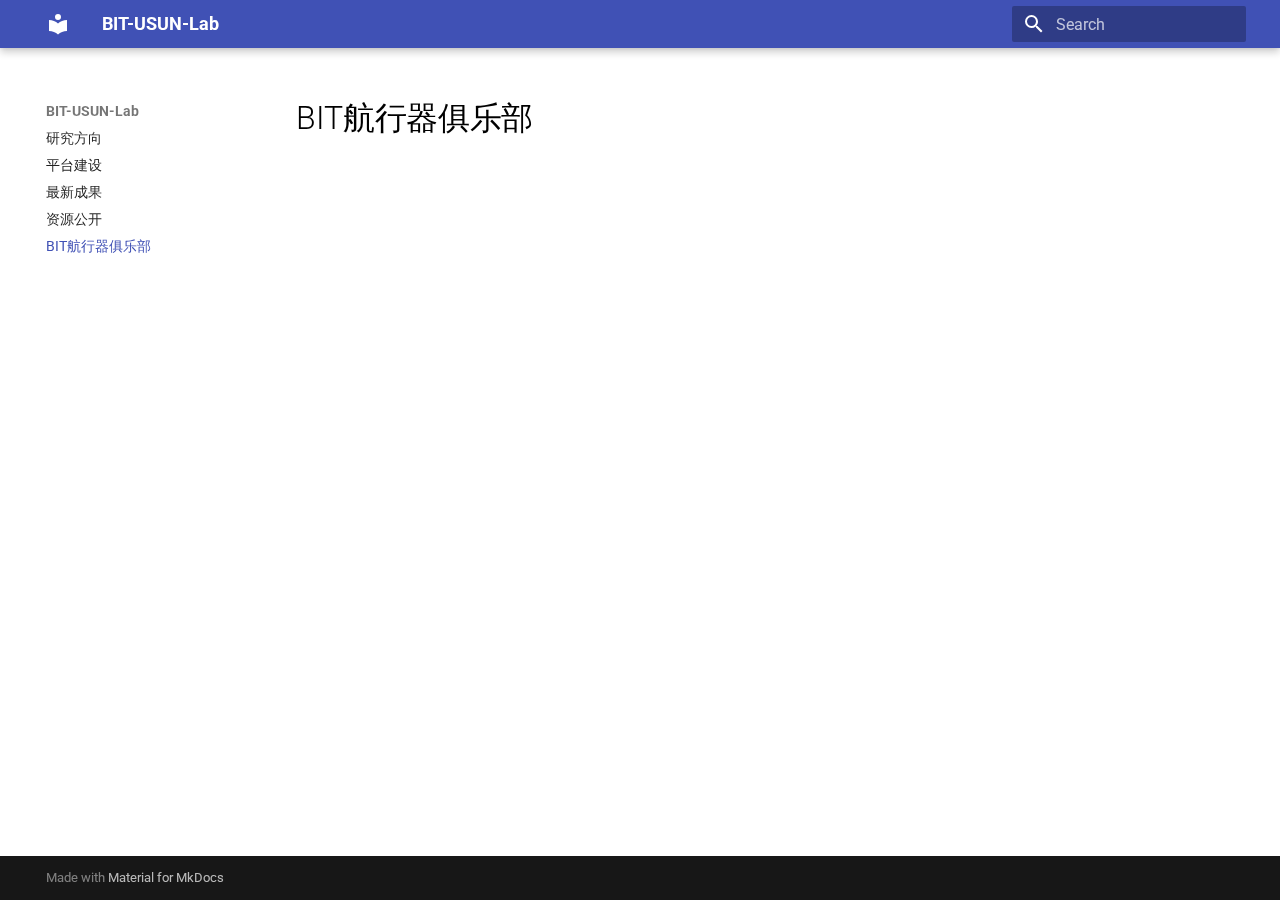
<file: site/BIT航行器俱乐部/index.html>
<!doctype html>
<html lang="en" class="no-js">
  <head>
    
      <meta charset="utf-8">
      <meta name="viewport" content="width=device-width,initial-scale=1">
      
      
      
      
        <link rel="prev" href="../%E8%B5%84%E6%BA%90%E5%85%AC%E5%BC%80/">
      
      
      <link rel="icon" href="../assets/images/favicon.png">
      <meta name="generator" content="mkdocs-1.4.2, mkdocs-material-9.1.6">
    
    
      
        <title>BIT航行器俱乐部 - BIT-USUN-Lab</title>
      
    
    
      <link rel="stylesheet" href="../assets/stylesheets/main.ded33207.min.css">
      
        
        <link rel="stylesheet" href="../assets/stylesheets/palette.a0c5b2b5.min.css">
      
      

    
    
    
      
        
        
        <link rel="preconnect" href="https://fonts.gstatic.com" crossorigin>
        <link rel="stylesheet" href="https://fonts.googleapis.com/css?family=Roboto:300,300i,400,400i,700,700i%7CRoboto+Mono:400,400i,700,700i&display=fallback">
        <style>:root{--md-text-font:"Roboto";--md-code-font:"Roboto Mono"}</style>
      
    
    
      <link rel="stylesheet" href="../css/custom.css">
    
    <script>__md_scope=new URL("..",location),__md_hash=e=>[...e].reduce((e,_)=>(e<<5)-e+_.charCodeAt(0),0),__md_get=(e,_=localStorage,t=__md_scope)=>JSON.parse(_.getItem(t.pathname+"."+e)),__md_set=(e,_,t=localStorage,a=__md_scope)=>{try{t.setItem(a.pathname+"."+e,JSON.stringify(_))}catch(e){}}</script>
    
      

    
    
    
  </head>
  
  
    
    
    
    
    
    <body dir="ltr" data-md-color-scheme="default" data-md-color-primary="" data-md-color-accent="">
  
    
    
    <input class="md-toggle" data-md-toggle="drawer" type="checkbox" id="__drawer" autocomplete="off">
    <input class="md-toggle" data-md-toggle="search" type="checkbox" id="__search" autocomplete="off">
    <label class="md-overlay" for="__drawer"></label>
    <div data-md-component="skip">
      
        
        <a href="#bit" class="md-skip">
          Skip to content
        </a>
      
    </div>
    <div data-md-component="announce">
      
    </div>
    
    
      

  

<header class="md-header md-header--shadow" data-md-component="header">
  <nav class="md-header__inner md-grid" aria-label="Header">
    <a href=".." title="BIT-USUN-Lab" class="md-header__button md-logo" aria-label="BIT-USUN-Lab" data-md-component="logo">
      
  
  <svg xmlns="http://www.w3.org/2000/svg" viewBox="0 0 24 24"><path d="M12 8a3 3 0 0 0 3-3 3 3 0 0 0-3-3 3 3 0 0 0-3 3 3 3 0 0 0 3 3m0 3.54C9.64 9.35 6.5 8 3 8v11c3.5 0 6.64 1.35 9 3.54 2.36-2.19 5.5-3.54 9-3.54V8c-3.5 0-6.64 1.35-9 3.54Z"/></svg>

    </a>
    <label class="md-header__button md-icon" for="__drawer">
      <svg xmlns="http://www.w3.org/2000/svg" viewBox="0 0 24 24"><path d="M3 6h18v2H3V6m0 5h18v2H3v-2m0 5h18v2H3v-2Z"/></svg>
    </label>
    <div class="md-header__title" data-md-component="header-title">
      <div class="md-header__ellipsis">
        <div class="md-header__topic">
          <span class="md-ellipsis">
            BIT-USUN-Lab
          </span>
        </div>
        <div class="md-header__topic" data-md-component="header-topic">
          <span class="md-ellipsis">
            
              BIT航行器俱乐部
            
          </span>
        </div>
      </div>
    </div>
    
    
    
      <label class="md-header__button md-icon" for="__search">
        <svg xmlns="http://www.w3.org/2000/svg" viewBox="0 0 24 24"><path d="M9.5 3A6.5 6.5 0 0 1 16 9.5c0 1.61-.59 3.09-1.56 4.23l.27.27h.79l5 5-1.5 1.5-5-5v-.79l-.27-.27A6.516 6.516 0 0 1 9.5 16 6.5 6.5 0 0 1 3 9.5 6.5 6.5 0 0 1 9.5 3m0 2C7 5 5 7 5 9.5S7 14 9.5 14 14 12 14 9.5 12 5 9.5 5Z"/></svg>
      </label>
      <div class="md-search" data-md-component="search" role="dialog">
  <label class="md-search__overlay" for="__search"></label>
  <div class="md-search__inner" role="search">
    <form class="md-search__form" name="search">
      <input type="text" class="md-search__input" name="query" aria-label="Search" placeholder="Search" autocapitalize="off" autocorrect="off" autocomplete="off" spellcheck="false" data-md-component="search-query" required>
      <label class="md-search__icon md-icon" for="__search">
        <svg xmlns="http://www.w3.org/2000/svg" viewBox="0 0 24 24"><path d="M9.5 3A6.5 6.5 0 0 1 16 9.5c0 1.61-.59 3.09-1.56 4.23l.27.27h.79l5 5-1.5 1.5-5-5v-.79l-.27-.27A6.516 6.516 0 0 1 9.5 16 6.5 6.5 0 0 1 3 9.5 6.5 6.5 0 0 1 9.5 3m0 2C7 5 5 7 5 9.5S7 14 9.5 14 14 12 14 9.5 12 5 9.5 5Z"/></svg>
        <svg xmlns="http://www.w3.org/2000/svg" viewBox="0 0 24 24"><path d="M20 11v2H8l5.5 5.5-1.42 1.42L4.16 12l7.92-7.92L13.5 5.5 8 11h12Z"/></svg>
      </label>
      <nav class="md-search__options" aria-label="Search">
        
        <button type="reset" class="md-search__icon md-icon" title="Clear" aria-label="Clear" tabindex="-1">
          <svg xmlns="http://www.w3.org/2000/svg" viewBox="0 0 24 24"><path d="M19 6.41 17.59 5 12 10.59 6.41 5 5 6.41 10.59 12 5 17.59 6.41 19 12 13.41 17.59 19 19 17.59 13.41 12 19 6.41Z"/></svg>
        </button>
      </nav>
      
    </form>
    <div class="md-search__output">
      <div class="md-search__scrollwrap" data-md-scrollfix>
        <div class="md-search-result" data-md-component="search-result">
          <div class="md-search-result__meta">
            Initializing search
          </div>
          <ol class="md-search-result__list" role="presentation"></ol>
        </div>
      </div>
    </div>
  </div>
</div>
    
    
  </nav>
  
</header>
    
    <div class="md-container" data-md-component="container">
      
      
        
          
        
      
      <main class="md-main" data-md-component="main">
        <div class="md-main__inner md-grid">
          
            
              
              <div class="md-sidebar md-sidebar--primary" data-md-component="sidebar" data-md-type="navigation" >
                <div class="md-sidebar__scrollwrap">
                  <div class="md-sidebar__inner">
                    


<nav class="md-nav md-nav--primary" aria-label="Navigation" data-md-level="0">
  <label class="md-nav__title" for="__drawer">
    <a href=".." title="BIT-USUN-Lab" class="md-nav__button md-logo" aria-label="BIT-USUN-Lab" data-md-component="logo">
      
  
  <svg xmlns="http://www.w3.org/2000/svg" viewBox="0 0 24 24"><path d="M12 8a3 3 0 0 0 3-3 3 3 0 0 0-3-3 3 3 0 0 0-3 3 3 3 0 0 0 3 3m0 3.54C9.64 9.35 6.5 8 3 8v11c3.5 0 6.64 1.35 9 3.54 2.36-2.19 5.5-3.54 9-3.54V8c-3.5 0-6.64 1.35-9 3.54Z"/></svg>

    </a>
    BIT-USUN-Lab
  </label>
  
  <ul class="md-nav__list" data-md-scrollfix>
    
      
      
      

  
  
  
    <li class="md-nav__item">
      <a href="../%E7%A0%94%E7%A9%B6%E6%96%B9%E5%90%91/" class="md-nav__link">
        研究方向
      </a>
    </li>
  

    
      
      
      

  
  
  
    <li class="md-nav__item">
      <a href="../%E5%B9%B3%E5%8F%B0%E5%BB%BA%E8%AE%BE/" class="md-nav__link">
        平台建设
      </a>
    </li>
  

    
      
      
      

  
  
  
    <li class="md-nav__item">
      <a href="../%E6%9C%80%E6%96%B0%E6%88%90%E6%9E%9C/" class="md-nav__link">
        最新成果
      </a>
    </li>
  

    
      
      
      

  
  
  
    <li class="md-nav__item">
      <a href="../%E8%B5%84%E6%BA%90%E5%85%AC%E5%BC%80/" class="md-nav__link">
        资源公开
      </a>
    </li>
  

    
      
      
      

  
  
    
  
  
    <li class="md-nav__item md-nav__item--active">
      
      <input class="md-nav__toggle md-toggle" type="checkbox" id="__toc">
      
      
        
      
      
      <a href="./" class="md-nav__link md-nav__link--active">
        BIT航行器俱乐部
      </a>
      
    </li>
  

    
  </ul>
</nav>
                  </div>
                </div>
              </div>
            
            
              
              <div class="md-sidebar md-sidebar--secondary" data-md-component="sidebar" data-md-type="toc" >
                <div class="md-sidebar__scrollwrap">
                  <div class="md-sidebar__inner">
                    

<nav class="md-nav md-nav--secondary" aria-label="Table of contents">
  
  
  
    
  
  
</nav>
                  </div>
                </div>
              </div>
            
          
          
            <div class="md-content" data-md-component="content">
              <article class="md-content__inner md-typeset">
                
                  


<h1 id="bit">BIT航行器俱乐部</h1>





                
              </article>
            </div>
          
          
        </div>
        
      </main>
      
        <footer class="md-footer">
  
  <div class="md-footer-meta md-typeset">
    <div class="md-footer-meta__inner md-grid">
      <div class="md-copyright">
  
  
    Made with
    <a href="https://squidfunk.github.io/mkdocs-material/" target="_blank" rel="noopener">
      Material for MkDocs
    </a>
  
</div>
      
    </div>
  </div>
</footer>
      
    </div>
    <div class="md-dialog" data-md-component="dialog">
      <div class="md-dialog__inner md-typeset"></div>
    </div>
    
    <script id="__config" type="application/json">{"base": "..", "features": [], "search": "../assets/javascripts/workers/search.208ed371.min.js", "translations": {"clipboard.copied": "Copied to clipboard", "clipboard.copy": "Copy to clipboard", "search.result.more.one": "1 more on this page", "search.result.more.other": "# more on this page", "search.result.none": "No matching documents", "search.result.one": "1 matching document", "search.result.other": "# matching documents", "search.result.placeholder": "Type to start searching", "search.result.term.missing": "Missing", "select.version": "Select version"}}</script>
    
    
      <script src="../assets/javascripts/bundle.51198bba.min.js"></script>
      
    
  </body>
</html>
</file>
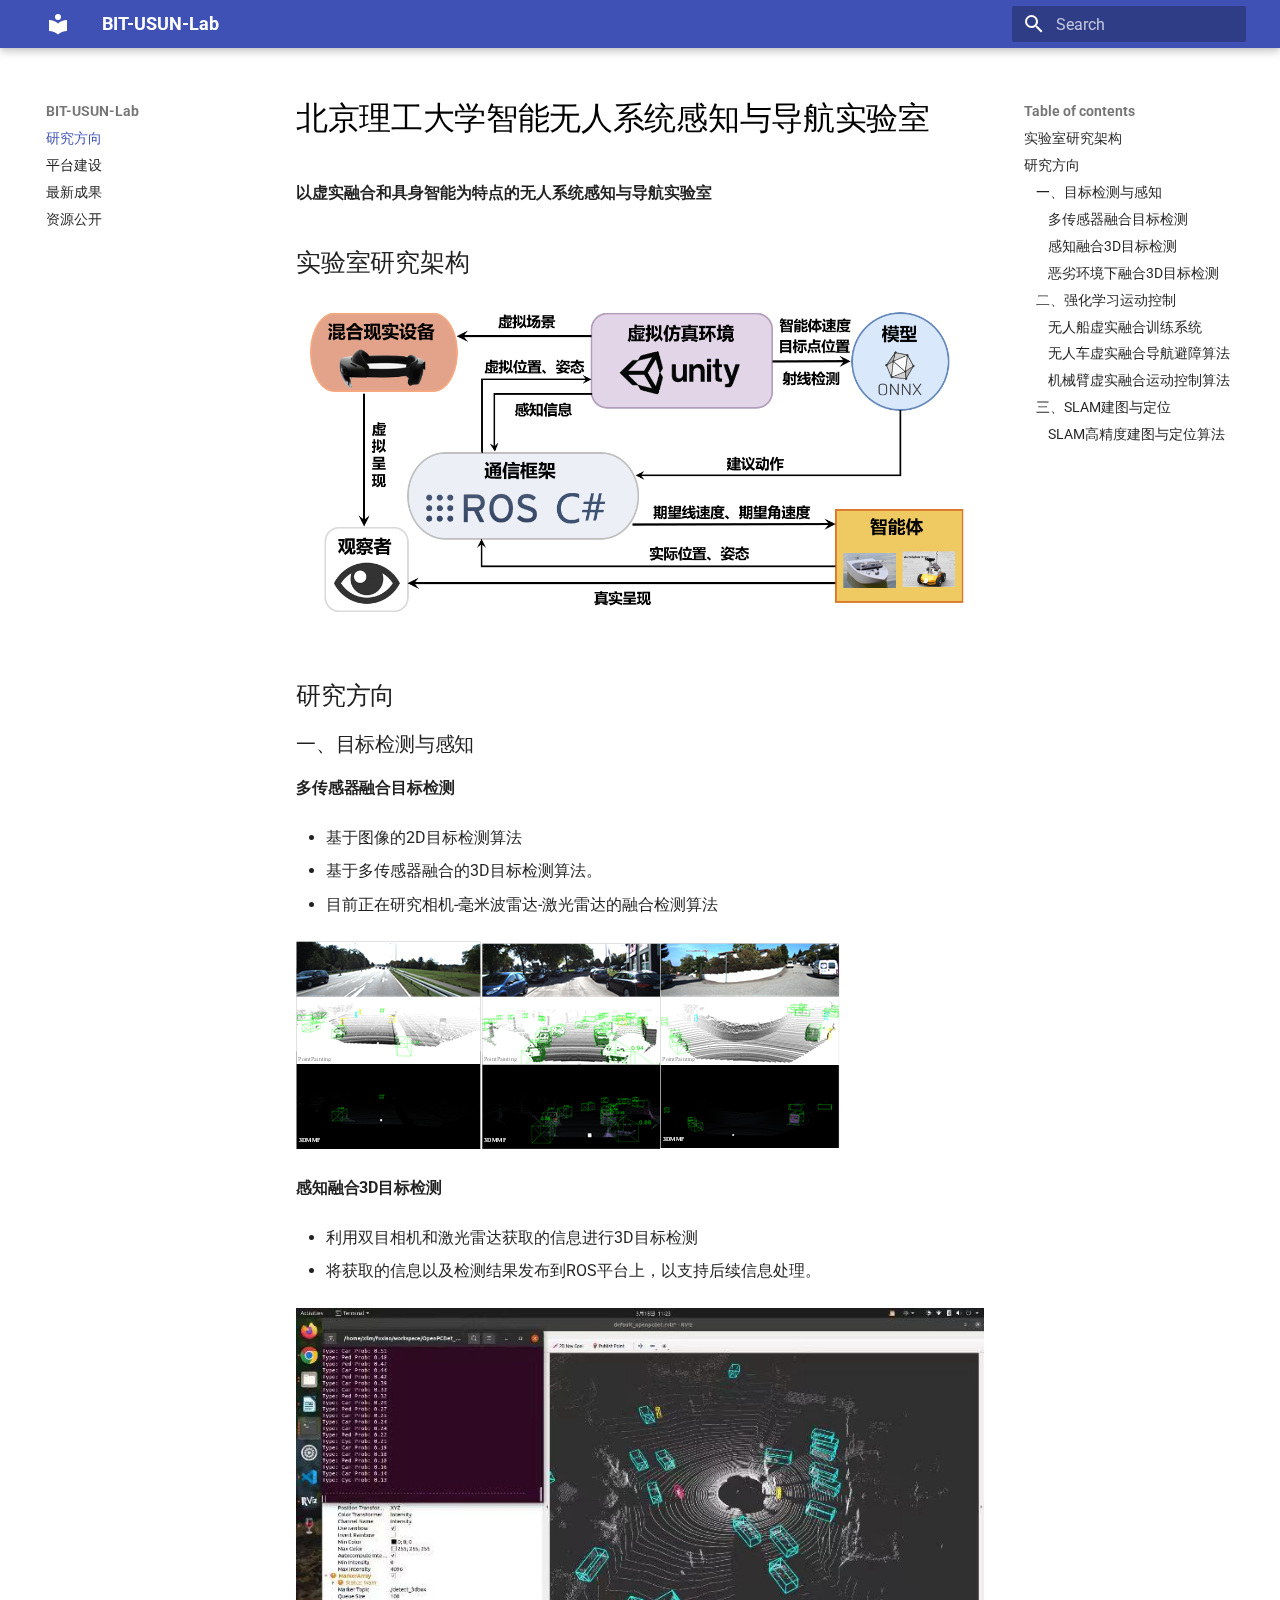
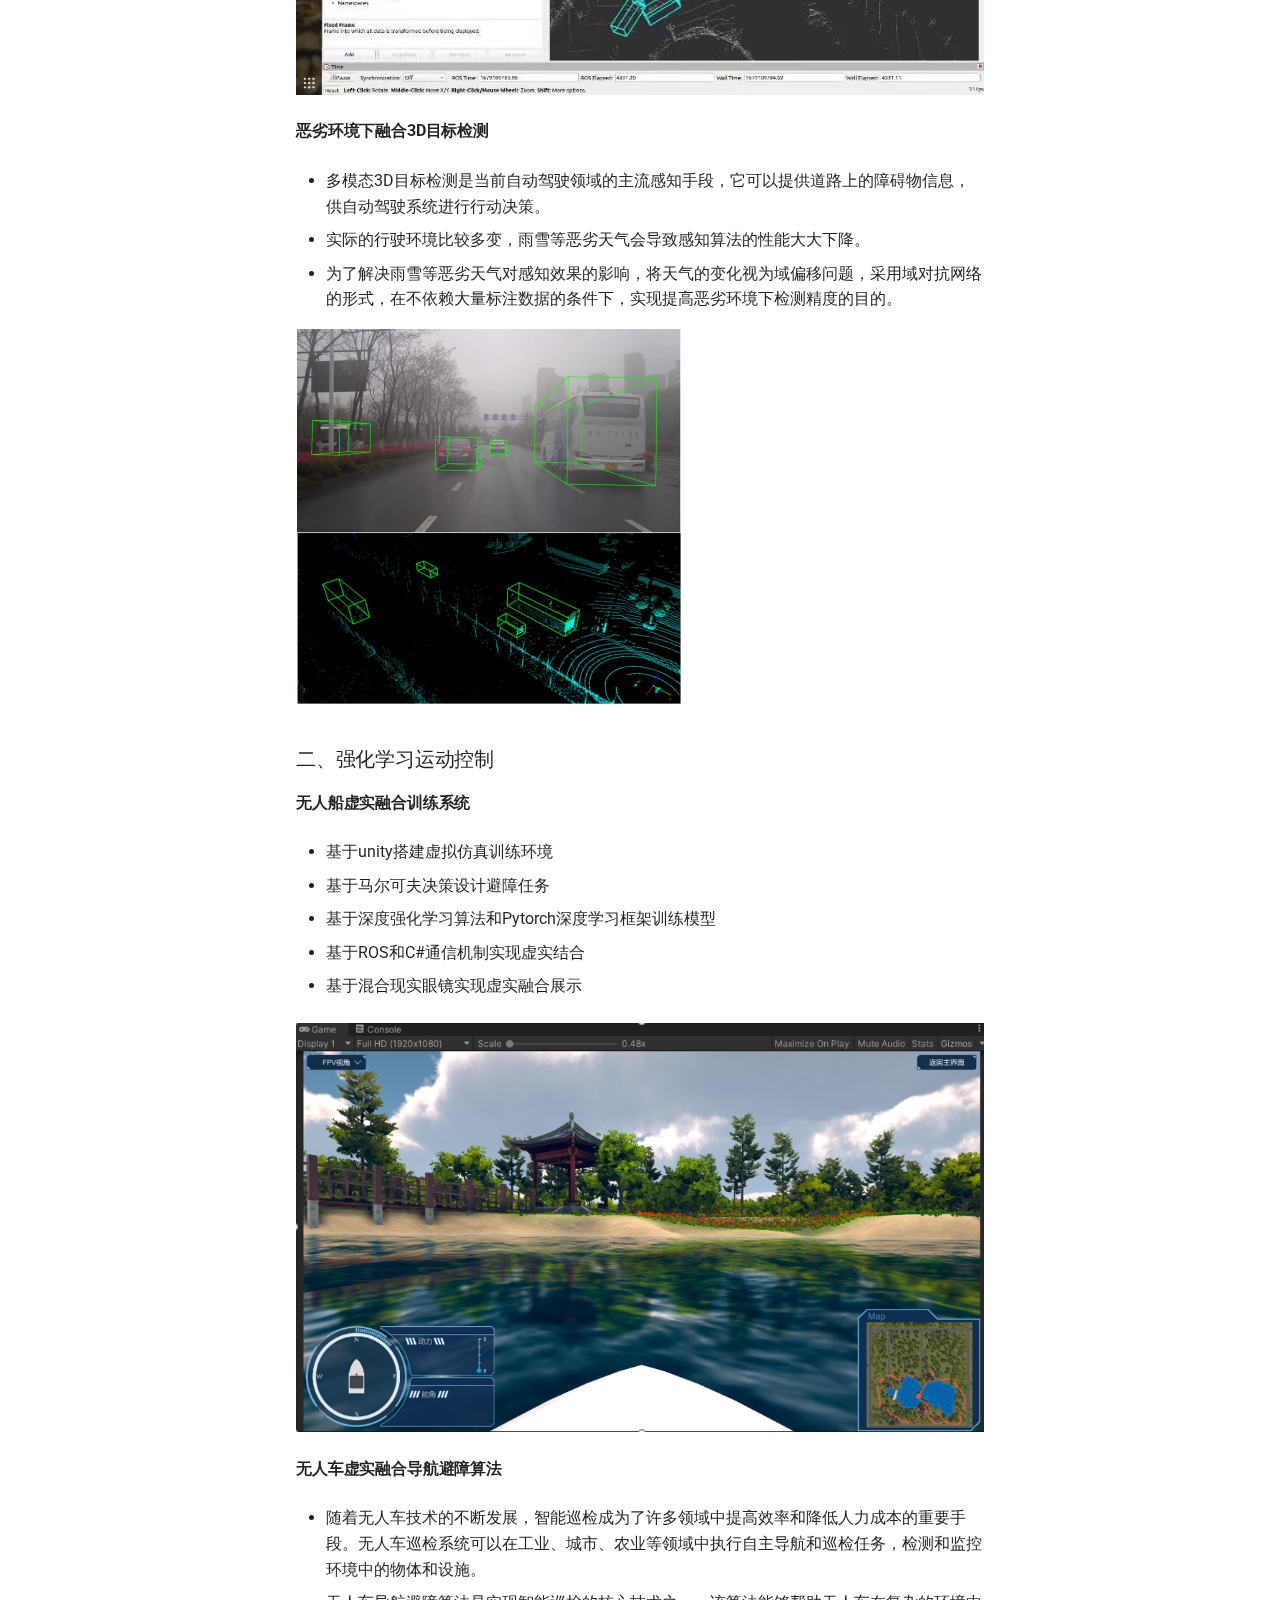
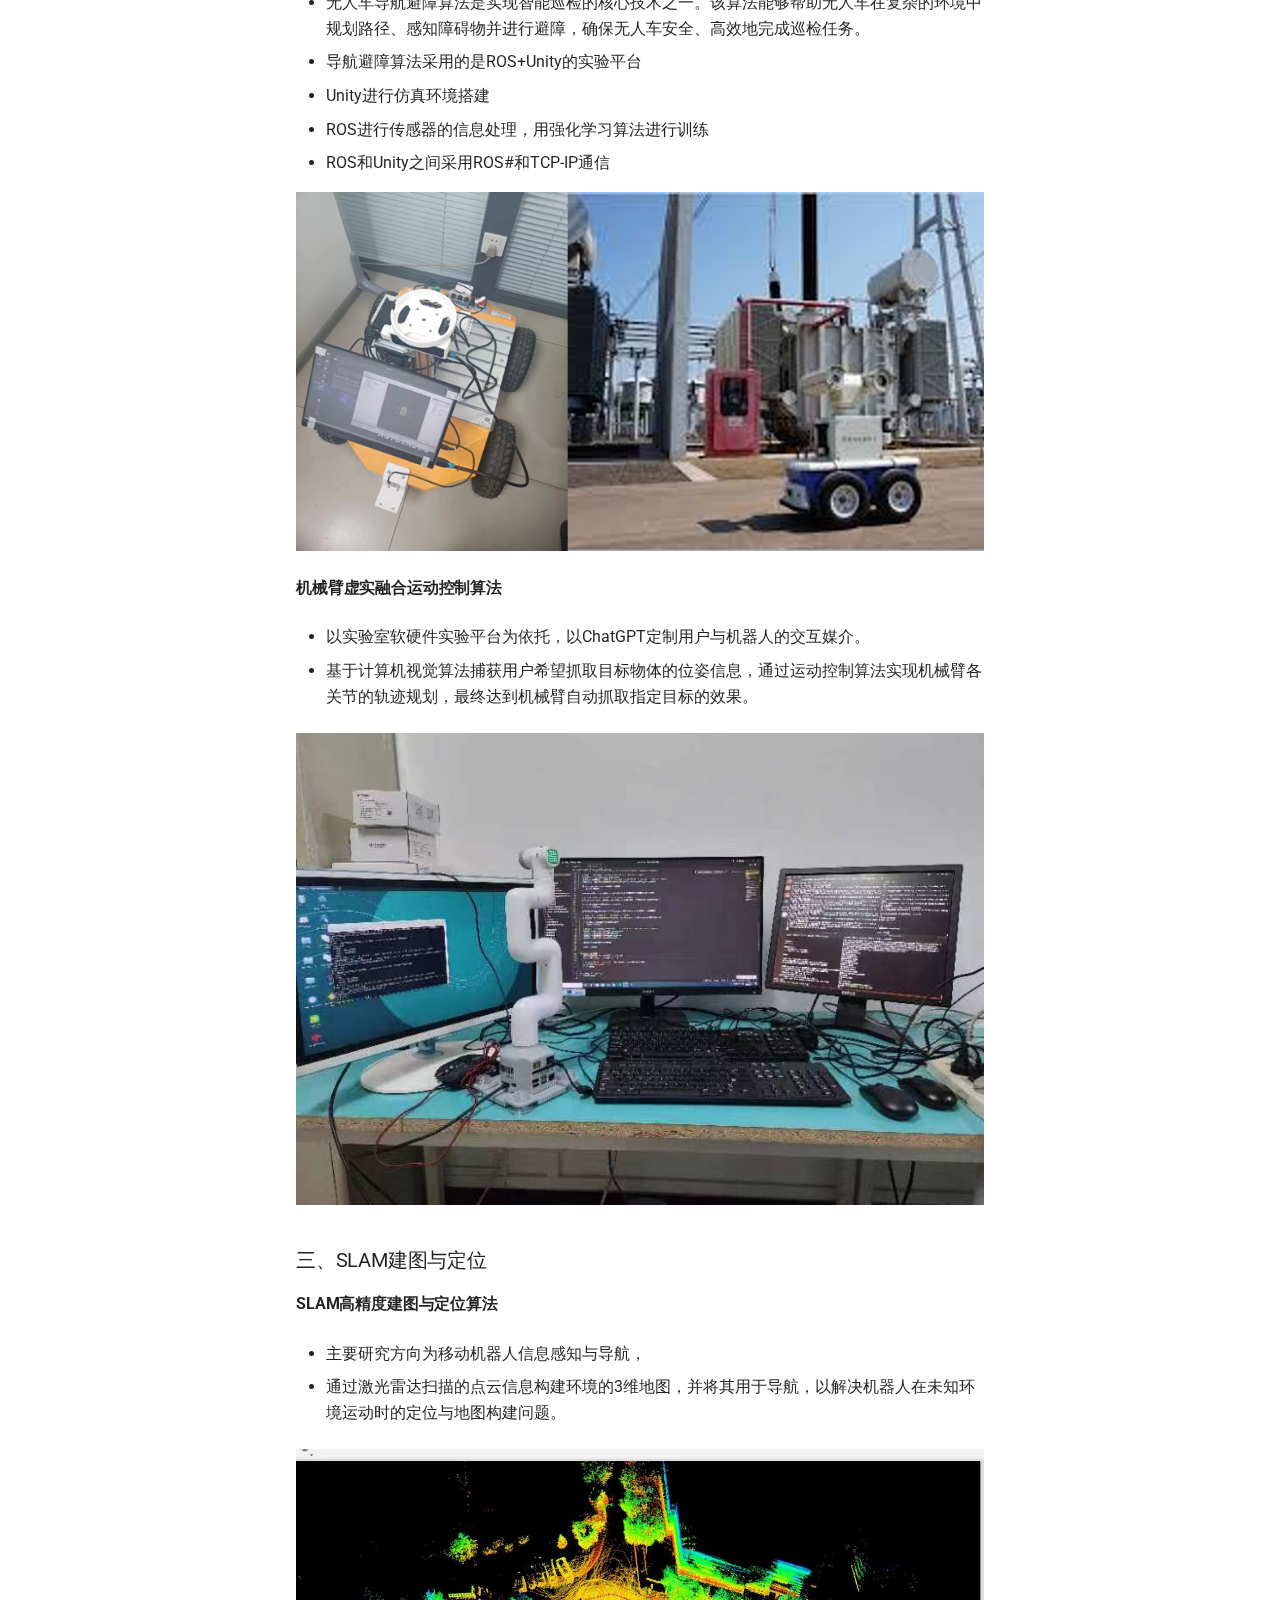
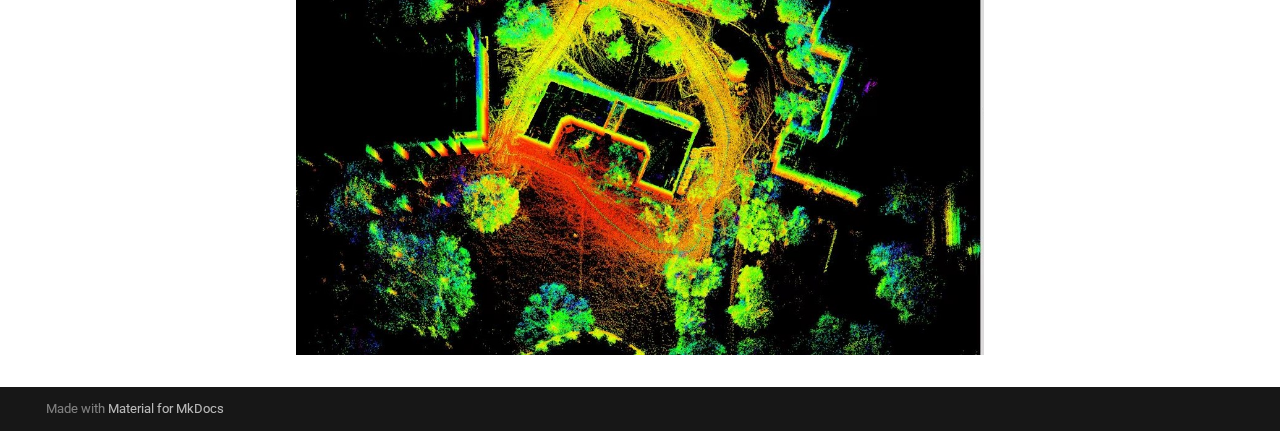
<file: site/研究方向/index.html>
<!doctype html>
<html lang="en" class="no-js">
  <head>
    
      <meta charset="utf-8">
      <meta name="viewport" content="width=device-width,initial-scale=1">
      
      
      
      
      
        <link rel="next" href="../%E5%B9%B3%E5%8F%B0%E5%BB%BA%E8%AE%BE/">
      
      <link rel="icon" href="../assets/images/favicon.png">
      <meta name="generator" content="mkdocs-1.4.2, mkdocs-material-9.1.6">
    
    
      
        <title>研究方向 - BIT-USUN-Lab</title>
      
    
    
      <link rel="stylesheet" href="../assets/stylesheets/main.ded33207.min.css">
      
        
        <link rel="stylesheet" href="../assets/stylesheets/palette.a0c5b2b5.min.css">
      
      

    
    
    
      
        
        
        <link rel="preconnect" href="https://fonts.gstatic.com" crossorigin>
        <link rel="stylesheet" href="https://fonts.googleapis.com/css?family=Roboto:300,300i,400,400i,700,700i%7CRoboto+Mono:400,400i,700,700i&display=fallback">
        <style>:root{--md-text-font:"Roboto";--md-code-font:"Roboto Mono"}</style>
      
    
    
      <link rel="stylesheet" href="../css/custom.css">
    
    <script>__md_scope=new URL("..",location),__md_hash=e=>[...e].reduce((e,_)=>(e<<5)-e+_.charCodeAt(0),0),__md_get=(e,_=localStorage,t=__md_scope)=>JSON.parse(_.getItem(t.pathname+"."+e)),__md_set=(e,_,t=localStorage,a=__md_scope)=>{try{t.setItem(a.pathname+"."+e,JSON.stringify(_))}catch(e){}}</script>
    
      

    
    
    
  </head>
  
  
    
    
    
    
    
    <body dir="ltr" data-md-color-scheme="default" data-md-color-primary="" data-md-color-accent="">
  
    
    
    <input class="md-toggle" data-md-toggle="drawer" type="checkbox" id="__drawer" autocomplete="off">
    <input class="md-toggle" data-md-toggle="search" type="checkbox" id="__search" autocomplete="off">
    <label class="md-overlay" for="__drawer"></label>
    <div data-md-component="skip">
      
        
        <a href="#_1" class="md-skip">
          Skip to content
        </a>
      
    </div>
    <div data-md-component="announce">
      
    </div>
    
    
      

  

<header class="md-header md-header--shadow" data-md-component="header">
  <nav class="md-header__inner md-grid" aria-label="Header">
    <a href=".." title="BIT-USUN-Lab" class="md-header__button md-logo" aria-label="BIT-USUN-Lab" data-md-component="logo">
      
  
  <svg xmlns="http://www.w3.org/2000/svg" viewBox="0 0 24 24"><path d="M12 8a3 3 0 0 0 3-3 3 3 0 0 0-3-3 3 3 0 0 0-3 3 3 3 0 0 0 3 3m0 3.54C9.64 9.35 6.5 8 3 8v11c3.5 0 6.64 1.35 9 3.54 2.36-2.19 5.5-3.54 9-3.54V8c-3.5 0-6.64 1.35-9 3.54Z"/></svg>

    </a>
    <label class="md-header__button md-icon" for="__drawer">
      <svg xmlns="http://www.w3.org/2000/svg" viewBox="0 0 24 24"><path d="M3 6h18v2H3V6m0 5h18v2H3v-2m0 5h18v2H3v-2Z"/></svg>
    </label>
    <div class="md-header__title" data-md-component="header-title">
      <div class="md-header__ellipsis">
        <div class="md-header__topic">
          <span class="md-ellipsis">
            BIT-USUN-Lab
          </span>
        </div>
        <div class="md-header__topic" data-md-component="header-topic">
          <span class="md-ellipsis">
            
              研究方向
            
          </span>
        </div>
      </div>
    </div>
    
    
    
      <label class="md-header__button md-icon" for="__search">
        <svg xmlns="http://www.w3.org/2000/svg" viewBox="0 0 24 24"><path d="M9.5 3A6.5 6.5 0 0 1 16 9.5c0 1.61-.59 3.09-1.56 4.23l.27.27h.79l5 5-1.5 1.5-5-5v-.79l-.27-.27A6.516 6.516 0 0 1 9.5 16 6.5 6.5 0 0 1 3 9.5 6.5 6.5 0 0 1 9.5 3m0 2C7 5 5 7 5 9.5S7 14 9.5 14 14 12 14 9.5 12 5 9.5 5Z"/></svg>
      </label>
      <div class="md-search" data-md-component="search" role="dialog">
  <label class="md-search__overlay" for="__search"></label>
  <div class="md-search__inner" role="search">
    <form class="md-search__form" name="search">
      <input type="text" class="md-search__input" name="query" aria-label="Search" placeholder="Search" autocapitalize="off" autocorrect="off" autocomplete="off" spellcheck="false" data-md-component="search-query" required>
      <label class="md-search__icon md-icon" for="__search">
        <svg xmlns="http://www.w3.org/2000/svg" viewBox="0 0 24 24"><path d="M9.5 3A6.5 6.5 0 0 1 16 9.5c0 1.61-.59 3.09-1.56 4.23l.27.27h.79l5 5-1.5 1.5-5-5v-.79l-.27-.27A6.516 6.516 0 0 1 9.5 16 6.5 6.5 0 0 1 3 9.5 6.5 6.5 0 0 1 9.5 3m0 2C7 5 5 7 5 9.5S7 14 9.5 14 14 12 14 9.5 12 5 9.5 5Z"/></svg>
        <svg xmlns="http://www.w3.org/2000/svg" viewBox="0 0 24 24"><path d="M20 11v2H8l5.5 5.5-1.42 1.42L4.16 12l7.92-7.92L13.5 5.5 8 11h12Z"/></svg>
      </label>
      <nav class="md-search__options" aria-label="Search">
        
        <button type="reset" class="md-search__icon md-icon" title="Clear" aria-label="Clear" tabindex="-1">
          <svg xmlns="http://www.w3.org/2000/svg" viewBox="0 0 24 24"><path d="M19 6.41 17.59 5 12 10.59 6.41 5 5 6.41 10.59 12 5 17.59 6.41 19 12 13.41 17.59 19 19 17.59 13.41 12 19 6.41Z"/></svg>
        </button>
      </nav>
      
    </form>
    <div class="md-search__output">
      <div class="md-search__scrollwrap" data-md-scrollfix>
        <div class="md-search-result" data-md-component="search-result">
          <div class="md-search-result__meta">
            Initializing search
          </div>
          <ol class="md-search-result__list" role="presentation"></ol>
        </div>
      </div>
    </div>
  </div>
</div>
    
    
  </nav>
  
</header>
    
    <div class="md-container" data-md-component="container">
      
      
        
          
        
      
      <main class="md-main" data-md-component="main">
        <div class="md-main__inner md-grid">
          
            
              
              <div class="md-sidebar md-sidebar--primary" data-md-component="sidebar" data-md-type="navigation" >
                <div class="md-sidebar__scrollwrap">
                  <div class="md-sidebar__inner">
                    


<nav class="md-nav md-nav--primary" aria-label="Navigation" data-md-level="0">
  <label class="md-nav__title" for="__drawer">
    <a href=".." title="BIT-USUN-Lab" class="md-nav__button md-logo" aria-label="BIT-USUN-Lab" data-md-component="logo">
      
  
  <svg xmlns="http://www.w3.org/2000/svg" viewBox="0 0 24 24"><path d="M12 8a3 3 0 0 0 3-3 3 3 0 0 0-3-3 3 3 0 0 0-3 3 3 3 0 0 0 3 3m0 3.54C9.64 9.35 6.5 8 3 8v11c3.5 0 6.64 1.35 9 3.54 2.36-2.19 5.5-3.54 9-3.54V8c-3.5 0-6.64 1.35-9 3.54Z"/></svg>

    </a>
    BIT-USUN-Lab
  </label>
  
  <ul class="md-nav__list" data-md-scrollfix>
    
      
      
      

  
  
    
  
  
    <li class="md-nav__item md-nav__item--active">
      
      <input class="md-nav__toggle md-toggle" type="checkbox" id="__toc">
      
      
        
      
      
        <label class="md-nav__link md-nav__link--active" for="__toc">
          研究方向
          <span class="md-nav__icon md-icon"></span>
        </label>
      
      <a href="./" class="md-nav__link md-nav__link--active">
        研究方向
      </a>
      
        

<nav class="md-nav md-nav--secondary" aria-label="Table of contents">
  
  
  
    
  
  
    <label class="md-nav__title" for="__toc">
      <span class="md-nav__icon md-icon"></span>
      Table of contents
    </label>
    <ul class="md-nav__list" data-md-component="toc" data-md-scrollfix>
      
        <li class="md-nav__item">
  <a href="#_2" class="md-nav__link">
    实验室研究架构
  </a>
  
</li>
      
        <li class="md-nav__item">
  <a href="#_3" class="md-nav__link">
    研究方向
  </a>
  
    <nav class="md-nav" aria-label="研究方向">
      <ul class="md-nav__list">
        
          <li class="md-nav__item">
  <a href="#_4" class="md-nav__link">
    一、目标检测与感知
  </a>
  
    <nav class="md-nav" aria-label="一、目标检测与感知">
      <ul class="md-nav__list">
        
          <li class="md-nav__item">
  <a href="#_5" class="md-nav__link">
    多传感器融合目标检测
  </a>
  
</li>
        
          <li class="md-nav__item">
  <a href="#3d" class="md-nav__link">
    感知融合3D目标检测
  </a>
  
</li>
        
          <li class="md-nav__item">
  <a href="#3d_1" class="md-nav__link">
    恶劣环境下融合3D目标检测
  </a>
  
</li>
        
      </ul>
    </nav>
  
</li>
        
          <li class="md-nav__item">
  <a href="#_6" class="md-nav__link">
    二、强化学习运动控制
  </a>
  
    <nav class="md-nav" aria-label="二、强化学习运动控制">
      <ul class="md-nav__list">
        
          <li class="md-nav__item">
  <a href="#_7" class="md-nav__link">
    无人船虚实融合训练系统
  </a>
  
</li>
        
          <li class="md-nav__item">
  <a href="#_8" class="md-nav__link">
    无人车虚实融合导航避障算法
  </a>
  
</li>
        
          <li class="md-nav__item">
  <a href="#_9" class="md-nav__link">
    机械臂虚实融合运动控制算法
  </a>
  
</li>
        
      </ul>
    </nav>
  
</li>
        
          <li class="md-nav__item">
  <a href="#slam" class="md-nav__link">
    三、SLAM建图与定位
  </a>
  
    <nav class="md-nav" aria-label="三、SLAM建图与定位">
      <ul class="md-nav__list">
        
          <li class="md-nav__item">
  <a href="#slam_1" class="md-nav__link">
    SLAM高精度建图与定位算法
  </a>
  
</li>
        
      </ul>
    </nav>
  
</li>
        
      </ul>
    </nav>
  
</li>
      
    </ul>
  
</nav>
      
    </li>
  

    
      
      
      

  
  
  
    <li class="md-nav__item">
      <a href="../%E5%B9%B3%E5%8F%B0%E5%BB%BA%E8%AE%BE/" class="md-nav__link">
        平台建设
      </a>
    </li>
  

    
      
      
      

  
  
  
    <li class="md-nav__item">
      <a href="../%E6%9C%80%E6%96%B0%E6%88%90%E6%9E%9C/" class="md-nav__link">
        最新成果
      </a>
    </li>
  

    
      
      
      

  
  
  
    <li class="md-nav__item">
      <a href="../%E8%B5%84%E6%BA%90%E5%85%AC%E5%BC%80/" class="md-nav__link">
        资源公开
      </a>
    </li>
  

    
  </ul>
</nav>
                  </div>
                </div>
              </div>
            
            
              
              <div class="md-sidebar md-sidebar--secondary" data-md-component="sidebar" data-md-type="toc" >
                <div class="md-sidebar__scrollwrap">
                  <div class="md-sidebar__inner">
                    

<nav class="md-nav md-nav--secondary" aria-label="Table of contents">
  
  
  
    
  
  
    <label class="md-nav__title" for="__toc">
      <span class="md-nav__icon md-icon"></span>
      Table of contents
    </label>
    <ul class="md-nav__list" data-md-component="toc" data-md-scrollfix>
      
        <li class="md-nav__item">
  <a href="#_2" class="md-nav__link">
    实验室研究架构
  </a>
  
</li>
      
        <li class="md-nav__item">
  <a href="#_3" class="md-nav__link">
    研究方向
  </a>
  
    <nav class="md-nav" aria-label="研究方向">
      <ul class="md-nav__list">
        
          <li class="md-nav__item">
  <a href="#_4" class="md-nav__link">
    一、目标检测与感知
  </a>
  
    <nav class="md-nav" aria-label="一、目标检测与感知">
      <ul class="md-nav__list">
        
          <li class="md-nav__item">
  <a href="#_5" class="md-nav__link">
    多传感器融合目标检测
  </a>
  
</li>
        
          <li class="md-nav__item">
  <a href="#3d" class="md-nav__link">
    感知融合3D目标检测
  </a>
  
</li>
        
          <li class="md-nav__item">
  <a href="#3d_1" class="md-nav__link">
    恶劣环境下融合3D目标检测
  </a>
  
</li>
        
      </ul>
    </nav>
  
</li>
        
          <li class="md-nav__item">
  <a href="#_6" class="md-nav__link">
    二、强化学习运动控制
  </a>
  
    <nav class="md-nav" aria-label="二、强化学习运动控制">
      <ul class="md-nav__list">
        
          <li class="md-nav__item">
  <a href="#_7" class="md-nav__link">
    无人船虚实融合训练系统
  </a>
  
</li>
        
          <li class="md-nav__item">
  <a href="#_8" class="md-nav__link">
    无人车虚实融合导航避障算法
  </a>
  
</li>
        
          <li class="md-nav__item">
  <a href="#_9" class="md-nav__link">
    机械臂虚实融合运动控制算法
  </a>
  
</li>
        
      </ul>
    </nav>
  
</li>
        
          <li class="md-nav__item">
  <a href="#slam" class="md-nav__link">
    三、SLAM建图与定位
  </a>
  
    <nav class="md-nav" aria-label="三、SLAM建图与定位">
      <ul class="md-nav__list">
        
          <li class="md-nav__item">
  <a href="#slam_1" class="md-nav__link">
    SLAM高精度建图与定位算法
  </a>
  
</li>
        
      </ul>
    </nav>
  
</li>
        
      </ul>
    </nav>
  
</li>
      
    </ul>
  
</nav>
                  </div>
                </div>
              </div>
            
          
          
            <div class="md-content" data-md-component="content">
              <article class="md-content__inner md-typeset">
                
                  


<h1 id="_1">北京理工大学智能无人系统感知与导航实验室</h1>
<p><strong>以虚实融合和具身智能为特点的无人系统感知与导航实验室</strong></p>
<h2 id="_2">实验室研究架构</h2>
<p><img alt="" src="../imagLab/0%E6%A1%86%E6%9E%B6%E5%9B%BE.jpg" /></p>
<h2 id="_3">研究方向</h2>
<h3 id="_4">一、目标检测与感知</h3>
<h4 id="_5">多传感器融合目标检测</h4>
<ul>
<li>
<p>基于图像的2D目标检测算法 </p>
</li>
<li>
<p>基于多传感器融合的3D目标检测算法。 </p>
</li>
<li>
<p>目前正在研究相机-毫米波雷达-激光雷达的融合检测算法</p>
</li>
</ul>
<p><img alt="" src="../imagLab/2%E5%A4%9A%E4%BC%A0%E6%84%9F%E5%99%A8%E8%9E%8D%E5%90%88.jpg" /></p>
<h4 id="3d">感知融合3D目标检测</h4>
<ul>
<li>
<p>利用双目相机和激光雷达获取的信息进行3D目标检测</p>
</li>
<li>
<p>将获取的信息以及检测结果发布到ROS平台上，以支持后续信息处理。</p>
</li>
</ul>
<p><img alt="" src="../imagLab/3.3D%E7%9B%AE%E6%A0%87%E6%A3%80%E6%B5%8B.jpg" /></p>
<h4 id="3d_1">恶劣环境下融合3D目标检测</h4>
<ul>
<li>
<p>多模态3D目标检测是当前自动驾驶领域的主流感知手段，它可以提供道路上的障碍物信息，供自动驾驶系统进行行动决策。</p>
</li>
<li>
<p>实际的行驶环境比较多变，雨雪等恶劣天气会导致感知算法的性能大大下降。</p>
</li>
<li>为了解决雨雪等恶劣天气对感知效果的影响，将天气的变化视为域偏移问题，采用域对抗网络的形式，在不依赖大量标注数据的条件下，实现提高恶劣环境下检测精度的目的。</li>
</ul>
<p><img alt="" src="../imagLab/1%E8%9E%8D%E5%90%883D%E7%9B%AE%E6%A0%87%E6%A3%80%E6%B5%8B.png" /></p>
<h3 id="_6">二、强化学习运动控制</h3>
<h4 id="_7">无人船虚实融合训练系统</h4>
<ul>
<li>
<p>基于unity搭建虚拟仿真训练环境</p>
</li>
<li>
<p>基于马尔可夫决策设计避障任务</p>
</li>
<li>
<p>基于深度强化学习算法和Pytorch深度学习框架训练模型</p>
</li>
<li>
<p>基于ROS和C#通信机制实现虚实结合</p>
</li>
<li>
<p>基于混合现实眼镜实现虚实融合展示</p>
</li>
</ul>
<p><img alt="" src="../imagLab/4%E6%97%A0%E4%BA%BA%E8%88%B9.PNG" /></p>
<h4 id="_8">无人车虚实融合导航避障算法</h4>
<ul>
<li>
<p>随着无人车技术的不断发展，智能巡检成为了许多领域中提高效率和降低人力成本的重要手段。无人车巡检系统可以在工业、城市、农业等领域中执行自主导航和巡检任务，检测和监控环境中的物体和设施。</p>
</li>
<li>
<p>无人车导航避障算法是实现智能巡检的核心技术之一。该算法能够帮助无人车在复杂的环境中规划路径、感知障碍物并进行避障，确保无人车安全、高效地完成巡检任务。</p>
</li>
<li>导航避障算法采用的是ROS+Unity的实验平台</li>
<li>Unity进行仿真环境搭建</li>
<li>ROS进行传感器的信息处理，用强化学习算法进行训练</li>
<li>ROS和Unity之间采用ROS#和TCP-IP通信</li>
</ul>
<p><img alt="" src="../imagLab/5%E7%94%B5%E5%8A%9B%E5%B7%A1%E6%A3%80.png" /></p>
<h4 id="_9">机械臂虚实融合运动控制算法</h4>
<ul>
<li>
<p>以实验室软硬件实验平台为依托，以ChatGPT定制用户与机器人的交互媒介。</p>
</li>
<li>
<p>基于计算机视觉算法捕获用户希望抓取目标物体的位姿信息，通过运动控制算法实现机械臂各关节的轨迹规划，最终达到机械臂自动抓取指定目标的效果。</p>
</li>
</ul>
<p><img alt="" src="../imagLab/6%E6%9C%BA%E6%A2%B0%E8%87%82.jpg" /></p>
<h3 id="slam">三、SLAM建图与定位</h3>
<h4 id="slam_1">SLAM高精度建图与定位算法</h4>
<ul>
<li>
<p>主要研究方向为移动机器人信息感知与导航，</p>
</li>
<li>
<p>通过激光雷达扫描的点云信息构建环境的3维地图，并将其用于导航，以解决机器人在未知环境运动时的定位与地图构建问题。</p>
</li>
</ul>
<p><img alt="" src="../imagLab/7SLAM%E5%BB%BA%E5%9B%BE.jpg" /></p>





                
              </article>
            </div>
          
          
        </div>
        
      </main>
      
        <footer class="md-footer">
  
  <div class="md-footer-meta md-typeset">
    <div class="md-footer-meta__inner md-grid">
      <div class="md-copyright">
  
  
    Made with
    <a href="https://squidfunk.github.io/mkdocs-material/" target="_blank" rel="noopener">
      Material for MkDocs
    </a>
  
</div>
      
    </div>
  </div>
</footer>
      
    </div>
    <div class="md-dialog" data-md-component="dialog">
      <div class="md-dialog__inner md-typeset"></div>
    </div>
    
    <script id="__config" type="application/json">{"base": "..", "features": [], "search": "../assets/javascripts/workers/search.208ed371.min.js", "translations": {"clipboard.copied": "Copied to clipboard", "clipboard.copy": "Copy to clipboard", "search.result.more.one": "1 more on this page", "search.result.more.other": "# more on this page", "search.result.none": "No matching documents", "search.result.one": "1 matching document", "search.result.other": "# matching documents", "search.result.placeholder": "Type to start searching", "search.result.term.missing": "Missing", "select.version": "Select version"}}</script>
    
    
      <script src="../assets/javascripts/bundle.51198bba.min.js"></script>
      
    
  </body>
</html>
</file>
<file: css/custom.css>
h1 {
  font-size: 36px;
  color: #000000 !important;
}
</file>
<file: site/css/custom.css>
h1 {
  font-size: 36px;
  color: #000000 !important;
}
</file>
<file: assets/stylesheets/main.35f28582.min.css>
@charset "UTF-8";html{-webkit-text-size-adjust:none;-moz-text-size-adjust:none;text-size-adjust:none;box-sizing:border-box}*,:after,:before{box-sizing:inherit}@media (prefers-reduced-motion){*,:after,:before{transition:none!important}}body{margin:0}a,button,input,label{-webkit-tap-highlight-color:transparent}a{color:inherit;text-decoration:none}hr{border:0;box-sizing:initial;display:block;height:.05rem;overflow:visible;padding:0}small{font-size:80%}sub,sup{line-height:1em}img{border-style:none}table{border-collapse:initial;border-spacing:0}td,th{font-weight:400;vertical-align:top}button{background:#0000;border:0;font-family:inherit;font-size:inherit;margin:0;padding:0}input{border:0;outline:none}:root{--md-primary-fg-color:#4051b5;--md-primary-fg-color--light:#5d6cc0;--md-primary-fg-color--dark:#303fa1;--md-primary-bg-color:#fff;--md-primary-bg-color--light:#ffffffb3;--md-accent-fg-color:#526cfe;--md-accent-fg-color--transparent:#526cfe1a;--md-accent-bg-color:#fff;--md-accent-bg-color--light:#ffffffb3}[data-md-color-scheme=default]{color-scheme:light}[data-md-color-scheme=default] img[src$="#gh-dark-mode-only"],[data-md-color-scheme=default] img[src$="#only-dark"]{display:none}:root,[data-md-color-scheme=default]{--md-hue:225deg;--md-default-fg-color:#000000de;--md-default-fg-color--light:#0000008a;--md-default-fg-color--lighter:#00000052;--md-default-fg-color--lightest:#00000012;--md-default-bg-color:#fff;--md-default-bg-color--light:#ffffffb3;--md-default-bg-color--lighter:#ffffff4d;--md-default-bg-color--lightest:#ffffff1f;--md-code-fg-color:#36464e;--md-code-bg-color:#f5f5f5;--md-code-hl-color:#4287ff;--md-code-hl-color--light:#4287ff1a;--md-code-hl-number-color:#d52a2a;--md-code-hl-special-color:#db1457;--md-code-hl-function-color:#a846b9;--md-code-hl-constant-color:#6e59d9;--md-code-hl-keyword-color:#3f6ec6;--md-code-hl-string-color:#1c7d4d;--md-code-hl-name-color:var(--md-code-fg-color);--md-code-hl-operator-color:var(--md-default-fg-color--light);--md-code-hl-punctuation-color:var(--md-default-fg-color--light);--md-code-hl-comment-color:var(--md-default-fg-color--light);--md-code-hl-generic-color:var(--md-default-fg-color--light);--md-code-hl-variable-color:var(--md-default-fg-color--light);--md-typeset-color:var(--md-default-fg-color);--md-typeset-a-color:var(--md-primary-fg-color);--md-typeset-del-color:#f5503d26;--md-typeset-ins-color:#0bd57026;--md-typeset-kbd-color:#fafafa;--md-typeset-kbd-accent-color:#fff;--md-typeset-kbd-border-color:#b8b8b8;--md-typeset-mark-color:#ffff0080;--md-typeset-table-color:#0000001f;--md-typeset-table-color--light:rgba(0,0,0,.035);--md-admonition-fg-color:var(--md-default-fg-color);--md-admonition-bg-color:var(--md-default-bg-color);--md-warning-fg-color:#000000de;--md-warning-bg-color:#ff9;--md-footer-fg-color:#fff;--md-footer-fg-color--light:#ffffffb3;--md-footer-fg-color--lighter:#ffffff73;--md-footer-bg-color:#000000de;--md-footer-bg-color--dark:#00000052;--md-shadow-z1:0 0.2rem 0.5rem #0000000d,0 0 0.05rem #0000001a;--md-shadow-z2:0 0.2rem 0.5rem #0000001a,0 0 0.05rem #00000040;--md-shadow-z3:0 0.2rem 0.5rem #0003,0 0 0.05rem #00000059}.md-icon svg{fill:currentcolor;display:block;height:1.2rem;width:1.2rem}body{-webkit-font-smoothing:antialiased;-moz-osx-font-smoothing:grayscale;--md-text-font-family:var(--md-text-font,_),-apple-system,BlinkMacSystemFont,Helvetica,Arial,sans-serif;--md-code-font-family:var(--md-code-font,_),SFMono-Regular,Consolas,Menlo,monospace}aside,body,input{font-feature-settings:"kern","liga";color:var(--md-typeset-color);font-family:var(--md-text-font-family)}code,kbd,pre{font-feature-settings:"kern";font-family:var(--md-code-font-family)}:root{--md-typeset-table-sort-icon:url('data:image/svg+xml;charset=utf-8,<svg xmlns="http://www.w3.org/2000/svg" viewBox="0 0 24 24"><path d="m18 21-4-4h3V7h-3l4-4 4 4h-3v10h3M2 19v-2h10v2M2 13v-2h7v2M2 7V5h4v2z"/></svg>');--md-typeset-table-sort-icon--asc:url('data:image/svg+xml;charset=utf-8,<svg xmlns="http://www.w3.org/2000/svg" viewBox="0 0 24 24"><path d="M19 17h3l-4 4-4-4h3V3h2M2 17h10v2H2M6 5v2H2V5m0 6h7v2H2z"/></svg>');--md-typeset-table-sort-icon--desc:url('data:image/svg+xml;charset=utf-8,<svg xmlns="http://www.w3.org/2000/svg" viewBox="0 0 24 24"><path d="M19 7h3l-4-4-4 4h3v14h2M2 17h10v2H2M6 5v2H2V5m0 6h7v2H2z"/></svg>')}.md-typeset{-webkit-print-color-adjust:exact;color-adjust:exact;font-size:.8rem;line-height:1.6}@media print{.md-typeset{font-size:.68rem}}.md-typeset blockquote,.md-typeset dl,.md-typeset figure,.md-typeset ol,.md-typeset pre,.md-typeset ul{margin-bottom:1em;margin-top:1em}.md-typeset h1{color:var(--md-default-fg-color--light);font-size:2em;line-height:1.3;margin:0 0 1.25em}.md-typeset h1,.md-typeset h2{font-weight:300;letter-spacing:-.01em}.md-typeset h2{font-size:1.5625em;line-height:1.4;margin:1.6em 0 .64em}.md-typeset h3{font-size:1.25em;font-weight:400;letter-spacing:-.01em;line-height:1.5;margin:1.6em 0 .8em}.md-typeset h2+h3{margin-top:.8em}.md-typeset h4{font-weight:700;letter-spacing:-.01em;margin:1em 0}.md-typeset h5,.md-typeset h6{color:var(--md-default-fg-color--light);font-size:.8em;font-weight:700;letter-spacing:-.01em;margin:1.25em 0}.md-typeset h5{text-transform:uppercase}.md-typeset hr{border-bottom:.05rem solid var(--md-default-fg-color--lightest);display:flow-root;margin:1.5em 0}.md-typeset a{color:var(--md-typeset-a-color);word-break:break-word}.md-typeset a,.md-typeset a:before{transition:color 125ms}.md-typeset a:focus,.md-typeset a:hover{color:var(--md-accent-fg-color)}.md-typeset a:focus code,.md-typeset a:hover code{background-color:var(--md-accent-fg-color--transparent)}.md-typeset a code{color:currentcolor;transition:background-color 125ms}.md-typeset a.focus-visible{outline-color:var(--md-accent-fg-color);outline-offset:.2rem}.md-typeset code,.md-typeset kbd,.md-typeset pre{color:var(--md-code-fg-color);direction:ltr;font-variant-ligatures:none}@media print{.md-typeset code,.md-typeset kbd,.md-typeset pre{white-space:pre-wrap}}.md-typeset code{background-color:var(--md-code-bg-color);border-radius:.1rem;-webkit-box-decoration-break:clone;box-decoration-break:clone;font-size:.85em;padding:0 .2941176471em;word-break:break-word}.md-typeset code:not(.focus-visible){-webkit-tap-highlight-color:transparent;outline:none}.md-typeset pre{display:flow-root;line-height:1.4;position:relative}.md-typeset pre>code{-webkit-box-decoration-break:slice;box-decoration-break:slice;box-shadow:none;display:block;margin:0;outline-color:var(--md-accent-fg-color);overflow:auto;padding:.7720588235em 1.1764705882em;scrollbar-color:var(--md-default-fg-color--lighter) #0000;scrollbar-width:thin;touch-action:auto;word-break:normal}.md-typeset pre>code:hover{scrollbar-color:var(--md-accent-fg-color) #0000}.md-typeset pre>code::-webkit-scrollbar{height:.2rem;width:.2rem}.md-typeset pre>code::-webkit-scrollbar-thumb{background-color:var(--md-default-fg-color--lighter)}.md-typeset pre>code::-webkit-scrollbar-thumb:hover{background-color:var(--md-accent-fg-color)}.md-typeset kbd{background-color:var(--md-typeset-kbd-color);border-radius:.1rem;box-shadow:0 .1rem 0 .05rem var(--md-typeset-kbd-border-color),0 .1rem 0 var(--md-typeset-kbd-border-color),0 -.1rem .2rem var(--md-typeset-kbd-accent-color) inset;color:var(--md-default-fg-color);display:inline-block;font-size:.75em;padding:0 .6666666667em;vertical-align:text-top;word-break:break-word}.md-typeset mark{background-color:var(--md-typeset-mark-color);-webkit-box-decoration-break:clone;box-decoration-break:clone;color:inherit;word-break:break-word}.md-typeset abbr{border-bottom:.05rem dotted var(--md-default-fg-color--light);cursor:help;text-decoration:none}.md-typeset small{opacity:.75}[dir=ltr] .md-typeset sub,[dir=ltr] .md-typeset sup{margin-left:.078125em}[dir=rtl] .md-typeset sub,[dir=rtl] .md-typeset sup{margin-right:.078125em}[dir=ltr] .md-typeset blockquote{padding-left:.6rem}[dir=rtl] .md-typeset blockquote{padding-right:.6rem}[dir=ltr] .md-typeset blockquote{border-left:.2rem solid var(--md-default-fg-color--lighter)}[dir=rtl] .md-typeset blockquote{border-right:.2rem solid var(--md-default-fg-color--lighter)}.md-typeset blockquote{color:var(--md-default-fg-color--light);margin-left:0;margin-right:0}.md-typeset ul{list-style-type:disc}[dir=ltr] .md-typeset ol,[dir=ltr] .md-typeset ul{margin-left:.625em}[dir=rtl] .md-typeset ol,[dir=rtl] .md-typeset ul{margin-right:.625em}.md-typeset ol,.md-typeset ul{padding:0}.md-typeset ol:not([hidden]),.md-typeset ul:not([hidden]){display:flow-root}.md-typeset ol ol,.md-typeset ul ol{list-style-type:lower-alpha}.md-typeset ol ol ol,.md-typeset ul ol ol{list-style-type:lower-roman}[dir=ltr] .md-typeset ol li,[dir=ltr] .md-typeset ul li{margin-left:1.25em}[dir=rtl] .md-typeset ol li,[dir=rtl] .md-typeset ul li{margin-right:1.25em}.md-typeset ol li,.md-typeset ul li{margin-bottom:.5em}.md-typeset ol li blockquote,.md-typeset ol li p,.md-typeset ul li blockquote,.md-typeset ul li p{margin:.5em 0}.md-typeset ol li:last-child,.md-typeset ul li:last-child{margin-bottom:0}[dir=ltr] .md-typeset ol li ol,[dir=ltr] .md-typeset ol li ul,[dir=ltr] .md-typeset ul li ol,[dir=ltr] .md-typeset ul li ul{margin-left:.625em}[dir=rtl] .md-typeset ol li ol,[dir=rtl] .md-typeset ol li ul,[dir=rtl] .md-typeset ul li ol,[dir=rtl] .md-typeset ul li ul{margin-right:.625em}.md-typeset ol li ol,.md-typeset ol li ul,.md-typeset ul li ol,.md-typeset ul li ul{margin-bottom:.5em;margin-top:.5em}[dir=ltr] .md-typeset dd{margin-left:1.875em}[dir=rtl] .md-typeset dd{margin-right:1.875em}.md-typeset dd{margin-bottom:1.5em;margin-top:1em}.md-typeset img,.md-typeset svg,.md-typeset video{height:auto;max-width:100%}.md-typeset img[align=left]{margin:1em 1em 1em 0}.md-typeset img[align=right]{margin:1em 0 1em 1em}.md-typeset img[align]:only-child{margin-top:0}.md-typeset figure{display:flow-root;margin:1em auto;max-width:100%;text-align:center;width:-moz-fit-content;width:fit-content}.md-typeset figure img{display:block;margin:0 auto}.md-typeset figcaption{font-style:italic;margin:1em auto;max-width:24rem}.md-typeset iframe{max-width:100%}.md-typeset table:not([class]){background-color:var(--md-default-bg-color);border:.05rem solid var(--md-typeset-table-color);border-radius:.1rem;display:inline-block;font-size:.64rem;max-width:100%;overflow:auto;touch-action:auto}@media print{.md-typeset table:not([class]){display:table}}.md-typeset table:not([class])+*{margin-top:1.5em}.md-typeset table:not([class]) td>:first-child,.md-typeset table:not([class]) th>:first-child{margin-top:0}.md-typeset table:not([class]) td>:last-child,.md-typeset table:not([class]) th>:last-child{margin-bottom:0}.md-typeset table:not([class]) td:not([align]),.md-typeset table:not([class]) th:not([align]){text-align:left}[dir=rtl] .md-typeset table:not([class]) td:not([align]),[dir=rtl] .md-typeset table:not([class]) th:not([align]){text-align:right}.md-typeset table:not([class]) th{font-weight:700;min-width:5rem;padding:.9375em 1.25em;vertical-align:top}.md-typeset table:not([class]) td{border-top:.05rem solid var(--md-typeset-table-color);padding:.9375em 1.25em;vertical-align:top}.md-typeset table:not([class]) tbody tr{transition:background-color 125ms}.md-typeset table:not([class]) tbody tr:hover{background-color:var(--md-typeset-table-color--light);box-shadow:0 .05rem 0 var(--md-default-bg-color) inset}.md-typeset table:not([class]) a{word-break:normal}.md-typeset table th[role=columnheader]{cursor:pointer}[dir=ltr] .md-typeset table th[role=columnheader]:after{margin-left:.5em}[dir=rtl] .md-typeset table th[role=columnheader]:after{margin-right:.5em}.md-typeset table th[role=columnheader]:after{content:"";display:inline-block;height:1.2em;-webkit-mask-image:var(--md-typeset-table-sort-icon);mask-image:var(--md-typeset-table-sort-icon);-webkit-mask-repeat:no-repeat;mask-repeat:no-repeat;-webkit-mask-size:contain;mask-size:contain;transition:background-color 125ms;vertical-align:text-bottom;width:1.2em}.md-typeset table th[role=columnheader]:hover:after{background-color:var(--md-default-fg-color--lighter)}.md-typeset table th[role=columnheader][aria-sort=ascending]:after{background-color:var(--md-default-fg-color--light);-webkit-mask-image:var(--md-typeset-table-sort-icon--asc);mask-image:var(--md-typeset-table-sort-icon--asc)}.md-typeset table th[role=columnheader][aria-sort=descending]:after{background-color:var(--md-default-fg-color--light);-webkit-mask-image:var(--md-typeset-table-sort-icon--desc);mask-image:var(--md-typeset-table-sort-icon--desc)}.md-typeset__scrollwrap{margin:1em -.8rem;overflow-x:auto;touch-action:auto}.md-typeset__table{display:inline-block;margin-bottom:.5em;padding:0 .8rem}@media print{.md-typeset__table{display:block}}html .md-typeset__table table{display:table;margin:0;overflow:hidden;width:100%}@media screen and (max-width:44.984375em){.md-content__inner>pre{margin:1em -.8rem}.md-content__inner>pre code{border-radius:0}}.md-typeset .md-author{border-radius:100%;display:block;flex-shrink:0;height:1.6rem;overflow:hidden;position:relative;transition:color 125ms,transform 125ms;width:1.6rem}.md-typeset .md-author img{display:block}.md-typeset .md-author--more{background:var(--md-default-fg-color--lightest);color:var(--md-default-fg-color--lighter);font-size:.6rem;font-weight:700;line-height:1.6rem;text-align:center}.md-typeset .md-author--long{height:2.4rem;width:2.4rem}.md-typeset a.md-author{transform:scale(1)}.md-typeset a.md-author img{border-radius:100%;filter:grayscale(100%) opacity(75%);transition:filter 125ms}.md-typeset a.md-author:focus,.md-typeset a.md-author:hover{transform:scale(1.1);z-index:1}.md-typeset a.md-author:focus img,.md-typeset a.md-author:hover img{filter:grayscale(0)}.md-banner{background-color:var(--md-footer-bg-color);color:var(--md-footer-fg-color);overflow:auto}@media print{.md-banner{display:none}}.md-banner--warning{background-color:var(--md-warning-bg-color);color:var(--md-warning-fg-color)}.md-banner__inner{font-size:.7rem;margin:.6rem auto;padding:0 .8rem}[dir=ltr] .md-banner__button{float:right}[dir=rtl] .md-banner__button{float:left}.md-banner__button{color:inherit;cursor:pointer;transition:opacity .25s}.no-js .md-banner__button{display:none}.md-banner__button:hover{opacity:.7}html{font-size:125%;height:100%;overflow-x:hidden}@media screen and (min-width:100em){html{font-size:137.5%}}@media screen and (min-width:125em){html{font-size:150%}}body{background-color:var(--md-default-bg-color);display:flex;flex-direction:column;font-size:.5rem;min-height:100%;position:relative;width:100%}@media print{body{display:block}}@media screen and (max-width:59.984375em){body[data-md-scrolllock]{position:fixed}}.md-grid{margin-left:auto;margin-right:auto;max-width:61rem}.md-container{display:flex;flex-direction:column;flex-grow:1}@media print{.md-container{display:block}}.md-main{flex-grow:1}.md-main__inner{display:flex;height:100%;margin-top:1.5rem}.md-ellipsis{overflow:hidden;text-overflow:ellipsis}.md-toggle{display:none}.md-option{height:0;opacity:0;position:absolute;width:0}.md-option:checked+label:not([hidden]){display:block}.md-option.focus-visible+label{outline-color:var(--md-accent-fg-color);outline-style:auto}.md-skip{background-color:var(--md-default-fg-color);border-radius:.1rem;color:var(--md-default-bg-color);font-size:.64rem;margin:.5rem;opacity:0;outline-color:var(--md-accent-fg-color);padding:.3rem .5rem;position:fixed;transform:translateY(.4rem);z-index:-1}.md-skip:focus{opacity:1;transform:translateY(0);transition:transform .25s cubic-bezier(.4,0,.2,1),opacity 175ms 75ms;z-index:10}@page{margin:25mm}:root{--md-clipboard-icon:url('data:image/svg+xml;charset=utf-8,<svg xmlns="http://www.w3.org/2000/svg" viewBox="0 0 24 24"><path d="M19 21H8V7h11m0-2H8a2 2 0 0 0-2 2v14a2 2 0 0 0 2 2h11a2 2 0 0 0 2-2V7a2 2 0 0 0-2-2m-3-4H4a2 2 0 0 0-2 2v14h2V3h12z"/></svg>')}.md-clipboard{border-radius:.1rem;color:var(--md-default-fg-color--lightest);cursor:pointer;height:1.5em;outline-color:var(--md-accent-fg-color);outline-offset:.1rem;position:absolute;right:.5em;top:.5em;transition:color .25s;width:1.5em;z-index:1}@media print{.md-clipboard{display:none}}.md-clipboard:not(.focus-visible){-webkit-tap-highlight-color:transparent;outline:none}:hover>.md-clipboard{color:var(--md-default-fg-color--light)}.md-clipboard:focus,.md-clipboard:hover{color:var(--md-accent-fg-color)}.md-clipboard:after{background-color:currentcolor;content:"";display:block;height:1.125em;margin:0 auto;-webkit-mask-image:var(--md-clipboard-icon);mask-image:var(--md-clipboard-icon);-webkit-mask-position:center;mask-position:center;-webkit-mask-repeat:no-repeat;mask-repeat:no-repeat;-webkit-mask-size:contain;mask-size:contain;width:1.125em}.md-clipboard--inline{cursor:pointer}.md-clipboard--inline code{transition:color .25s,background-color .25s}.md-clipboard--inline:focus code,.md-clipboard--inline:hover code{background-color:var(--md-accent-fg-color--transparent);color:var(--md-accent-fg-color)}.md-typeset .md-code__content{display:grid}@keyframes consent{0%{opacity:0;transform:translateY(100%)}to{opacity:1;transform:translateY(0)}}@keyframes overlay{0%{opacity:0}to{opacity:1}}.md-consent__overlay{animation:overlay .25s both;-webkit-backdrop-filter:blur(.1rem);backdrop-filter:blur(.1rem);background-color:#0000008a;height:100%;opacity:1;position:fixed;top:0;width:100%;z-index:5}.md-consent__inner{animation:consent .5s cubic-bezier(.1,.7,.1,1) both;background-color:var(--md-default-bg-color);border:0;border-radius:.1rem;bottom:0;box-shadow:0 0 .2rem #0000001a,0 .2rem .4rem #0003;max-height:100%;overflow:auto;padding:0;position:fixed;width:100%;z-index:5}.md-consent__form{padding:.8rem}.md-consent__settings{display:none;margin:1em 0}input:checked+.md-consent__settings{display:block}.md-consent__controls{margin-bottom:.8rem}.md-typeset .md-consent__controls .md-button{display:inline}@media screen and (max-width:44.984375em){.md-typeset .md-consent__controls .md-button{display:block;margin-top:.4rem;text-align:center;width:100%}}.md-consent label{cursor:pointer}.md-content{flex-grow:1;min-width:0}.md-content__inner{margin:0 .8rem 1.2rem;padding-top:.6rem}@media screen and (min-width:76.25em){[dir=ltr] .md-sidebar--primary:not([hidden])~.md-content>.md-content__inner{margin-left:1.2rem}[dir=ltr] .md-sidebar--secondary:not([hidden])~.md-content>.md-content__inner,[dir=rtl] .md-sidebar--primary:not([hidden])~.md-content>.md-content__inner{margin-right:1.2rem}[dir=rtl] .md-sidebar--secondary:not([hidden])~.md-content>.md-content__inner{margin-left:1.2rem}}.md-content__inner:before{content:"";display:block;height:.4rem}.md-content__inner>:last-child{margin-bottom:0}[dir=ltr] .md-content__button{float:right}[dir=rtl] .md-content__button{float:left}[dir=ltr] .md-content__button{margin-left:.4rem}[dir=rtl] .md-content__button{margin-right:.4rem}.md-content__button{margin:.4rem 0;padding:0}@media print{.md-content__button{display:none}}.md-typeset .md-content__button{color:var(--md-default-fg-color--lighter)}.md-content__button svg{display:inline;vertical-align:top}[dir=rtl] .md-content__button svg{transform:scaleX(-1)}[dir=ltr] .md-dialog{right:.8rem}[dir=rtl] .md-dialog{left:.8rem}.md-dialog{background-color:var(--md-default-fg-color);border-radius:.1rem;bottom:.8rem;box-shadow:var(--md-shadow-z3);min-width:11.1rem;opacity:0;padding:.4rem .6rem;pointer-events:none;position:fixed;transform:translateY(100%);transition:transform 0ms .4s,opacity .4s;z-index:4}@media print{.md-dialog{display:none}}.md-dialog--active{opacity:1;pointer-events:auto;transform:translateY(0);transition:transform .4s cubic-bezier(.075,.85,.175,1),opacity .4s}.md-dialog__inner{color:var(--md-default-bg-color);font-size:.7rem}.md-feedback{margin:2em 0 1em;text-align:center}.md-feedback fieldset{border:none;margin:0;padding:0}.md-feedback__title{font-weight:700;margin:1em auto}.md-feedback__inner{position:relative}.md-feedback__list{display:flex;flex-wrap:wrap;place-content:baseline center;position:relative}.md-feedback__list:hover .md-icon:not(:disabled){color:var(--md-default-fg-color--lighter)}:disabled .md-feedback__list{min-height:1.8rem}.md-feedback__icon{color:var(--md-default-fg-color--light);cursor:pointer;flex-shrink:0;margin:0 .1rem;transition:color 125ms}.md-feedback__icon:not(:disabled).md-icon:hover{color:var(--md-accent-fg-color)}.md-feedback__icon:disabled{color:var(--md-default-fg-color--lightest);pointer-events:none}.md-feedback__note{opacity:0;position:relative;transform:translateY(.4rem);transition:transform .4s cubic-bezier(.1,.7,.1,1),opacity .15s}.md-feedback__note>*{margin:0 auto;max-width:16rem}:disabled .md-feedback__note{opacity:1;transform:translateY(0)}.md-footer{background-color:var(--md-footer-bg-color);color:var(--md-footer-fg-color)}@media print{.md-footer{display:none}}.md-footer__inner{justify-content:space-between;overflow:auto;padding:.2rem}.md-footer__inner:not([hidden]){display:flex}.md-footer__link{align-items:end;display:flex;flex-grow:0.01;margin-bottom:.4rem;margin-top:1rem;max-width:100%;outline-color:var(--md-accent-fg-color);overflow:hidden;transition:opacity .25s}.md-footer__link:focus,.md-footer__link:hover{opacity:.7}[dir=rtl] .md-footer__link svg{transform:scaleX(-1)}@media screen and (max-width:44.984375em){.md-footer__link--prev{flex-shrink:0}.md-footer__link--prev .md-footer__title{display:none}}[dir=ltr] .md-footer__link--next{margin-left:auto}[dir=rtl] .md-footer__link--next{margin-right:auto}.md-footer__link--next{text-align:right}[dir=rtl] .md-footer__link--next{text-align:left}.md-footer__title{flex-grow:1;font-size:.9rem;margin-bottom:.7rem;max-width:calc(100% - 2.4rem);padding:0 1rem;white-space:nowrap}.md-footer__button{margin:.2rem;padding:.4rem}.md-footer__direction{font-size:.64rem;opacity:.7}.md-footer-meta{background-color:var(--md-footer-bg-color--dark)}.md-footer-meta__inner{display:flex;flex-wrap:wrap;justify-content:space-between;padding:.2rem}html .md-footer-meta.md-typeset a{color:var(--md-footer-fg-color--light)}html .md-footer-meta.md-typeset a:focus,html .md-footer-meta.md-typeset a:hover{color:var(--md-footer-fg-color)}.md-copyright{color:var(--md-footer-fg-color--lighter);font-size:.64rem;margin:auto .6rem;padding:.4rem 0;width:100%}@media screen and (min-width:45em){.md-copyright{width:auto}}.md-copyright__highlight{color:var(--md-footer-fg-color--light)}.md-social{display:inline-flex;gap:.2rem;margin:0 .4rem;padding:.2rem 0 .6rem}@media screen and (min-width:45em){.md-social{padding:.6rem 0}}.md-social__link{display:inline-block;height:1.6rem;text-align:center;width:1.6rem}.md-social__link:before{line-height:1.9}.md-social__link svg{fill:currentcolor;max-height:.8rem;vertical-align:-25%}.md-typeset .md-button{border:.1rem solid;border-radius:.1rem;color:var(--md-primary-fg-color);cursor:pointer;display:inline-block;font-weight:700;padding:.625em 2em;transition:color 125ms,background-color 125ms,border-color 125ms}.md-typeset .md-button--primary{background-color:var(--md-primary-fg-color);border-color:var(--md-primary-fg-color);color:var(--md-primary-bg-color)}.md-typeset .md-button:focus,.md-typeset .md-button:hover{background-color:var(--md-accent-fg-color);border-color:var(--md-accent-fg-color);color:var(--md-accent-bg-color)}[dir=ltr] .md-typeset .md-input{border-top-left-radius:.1rem}[dir=ltr] .md-typeset .md-input,[dir=rtl] .md-typeset .md-input{border-top-right-radius:.1rem}[dir=rtl] .md-typeset .md-input{border-top-left-radius:.1rem}.md-typeset .md-input{border-bottom:.1rem solid var(--md-default-fg-color--lighter);box-shadow:var(--md-shadow-z1);font-size:.8rem;height:1.8rem;padding:0 .6rem;transition:border .25s,box-shadow .25s}.md-typeset .md-input:focus,.md-typeset .md-input:hover{border-bottom-color:var(--md-accent-fg-color);box-shadow:var(--md-shadow-z2)}.md-typeset .md-input--stretch{width:100%}.md-header{background-color:var(--md-primary-fg-color);box-shadow:0 0 .2rem #0000,0 .2rem .4rem #0000;color:var(--md-primary-bg-color);display:block;left:0;position:sticky;right:0;top:0;z-index:4}@media print{.md-header{display:none}}.md-header[hidden]{transform:translateY(-100%);transition:transform .25s cubic-bezier(.8,0,.6,1),box-shadow .25s}.md-header--shadow{box-shadow:0 0 .2rem #0000001a,0 .2rem .4rem #0003;transition:transform .25s cubic-bezier(.1,.7,.1,1),box-shadow .25s}.md-header__inner{align-items:center;display:flex;padding:0 .2rem}.md-header__button{color:currentcolor;cursor:pointer;margin:.2rem;outline-color:var(--md-accent-fg-color);padding:.4rem;position:relative;transition:opacity .25s;vertical-align:middle;z-index:1}.md-header__button:hover{opacity:.7}.md-header__button:not([hidden]){display:inline-block}.md-header__button:not(.focus-visible){-webkit-tap-highlight-color:transparent;outline:none}.md-header__button.md-logo{margin:.2rem;padding:.4rem}@media screen and (max-width:76.234375em){.md-header__button.md-logo{display:none}}.md-header__button.md-logo img,.md-header__button.md-logo svg{fill:currentcolor;display:block;height:1.2rem;width:auto}@media screen and (min-width:60em){.md-header__button[for=__search]{display:none}}.no-js .md-header__button[for=__search]{display:none}[dir=rtl] .md-header__button[for=__search] svg{transform:scaleX(-1)}@media screen and (min-width:76.25em){.md-header__button[for=__drawer]{display:none}}.md-header__topic{display:flex;max-width:100%;position:absolute;transition:transform .4s cubic-bezier(.1,.7,.1,1),opacity .15s;white-space:nowrap}.md-header__topic+.md-header__topic{opacity:0;pointer-events:none;transform:translateX(1.25rem);transition:transform .4s cubic-bezier(1,.7,.1,.1),opacity .15s;z-index:-1}[dir=rtl] .md-header__topic+.md-header__topic{transform:translateX(-1.25rem)}.md-header__topic:first-child{font-weight:700}[dir=ltr] .md-header__title{margin-left:1rem;margin-right:.4rem}[dir=rtl] .md-header__title{margin-left:.4rem;margin-right:1rem}.md-header__title{flex-grow:1;font-size:.9rem;height:2.4rem;line-height:2.4rem}.md-header__title--active .md-header__topic{opacity:0;pointer-events:none;transform:translateX(-1.25rem);transition:transform .4s cubic-bezier(1,.7,.1,.1),opacity .15s;z-index:-1}[dir=rtl] .md-header__title--active .md-header__topic{transform:translateX(1.25rem)}.md-header__title--active .md-header__topic+.md-header__topic{opacity:1;pointer-events:auto;transform:translateX(0);transition:transform .4s cubic-bezier(.1,.7,.1,1),opacity .15s;z-index:0}.md-header__title>.md-header__ellipsis{height:100%;position:relative;width:100%}.md-header__option{display:flex;flex-shrink:0;max-width:100%;transition:max-width 0ms .25s,opacity .25s .25s;white-space:nowrap}[data-md-toggle=search]:checked~.md-header .md-header__option{max-width:0;opacity:0;transition:max-width 0ms,opacity 0ms}.md-header__option>input{bottom:0}.md-header__source{display:none}@media screen and (min-width:60em){[dir=ltr] .md-header__source{margin-left:1rem}[dir=rtl] .md-header__source{margin-right:1rem}.md-header__source{display:block;max-width:11.7rem;width:11.7rem}}@media screen and (min-width:76.25em){[dir=ltr] .md-header__source{margin-left:1.4rem}[dir=rtl] .md-header__source{margin-right:1.4rem}}.md-meta{color:var(--md-default-fg-color--light);font-size:.7rem;line-height:1.3}.md-meta__list{display:inline-flex;flex-wrap:wrap;list-style:none;margin:0;padding:0}.md-meta__item:not(:last-child):after{content:"·";margin-left:.2rem;margin-right:.2rem}.md-meta__link{color:var(--md-typeset-a-color)}.md-meta__link:focus,.md-meta__link:hover{color:var(--md-accent-fg-color)}.md-draft{background-color:#ff1744;border-radius:.125em;color:#fff;display:inline-block;font-weight:700;padding-left:.5714285714em;padding-right:.5714285714em}:root{--md-nav-icon--prev:url('data:image/svg+xml;charset=utf-8,<svg xmlns="http://www.w3.org/2000/svg" viewBox="0 0 24 24"><path d="M20 11v2H8l5.5 5.5-1.42 1.42L4.16 12l7.92-7.92L13.5 5.5 8 11z"/></svg>');--md-nav-icon--next:url('data:image/svg+xml;charset=utf-8,<svg xmlns="http://www.w3.org/2000/svg" viewBox="0 0 24 24"><path d="M8.59 16.58 13.17 12 8.59 7.41 10 6l6 6-6 6z"/></svg>');--md-toc-icon:url('data:image/svg+xml;charset=utf-8,<svg xmlns="http://www.w3.org/2000/svg" viewBox="0 0 24 24"><path d="M3 9h14V7H3zm0 4h14v-2H3zm0 4h14v-2H3zm16 0h2v-2h-2zm0-10v2h2V7zm0 6h2v-2h-2z"/></svg>')}.md-nav{font-size:.7rem;line-height:1.3}.md-nav__title{color:var(--md-default-fg-color--light);display:block;font-weight:700;overflow:hidden;padding:0 .6rem;text-overflow:ellipsis}.md-nav__title .md-nav__button{display:none}.md-nav__title .md-nav__button img{height:100%;width:auto}.md-nav__title .md-nav__button.md-logo img,.md-nav__title .md-nav__button.md-logo svg{fill:currentcolor;display:block;height:2.4rem;max-width:100%;object-fit:contain;width:auto}.md-nav__list{list-style:none;margin:0;padding:0}.md-nav__link{align-items:flex-start;display:flex;gap:.4rem;margin-top:.625em;scroll-snap-align:start;transition:color 125ms}.md-nav__link--passed{color:var(--md-default-fg-color--light)}.md-nav__item .md-nav__link--active,.md-nav__item .md-nav__link--active code{color:var(--md-typeset-a-color)}.md-nav__link .md-ellipsis{position:relative}[dir=ltr] .md-nav__link .md-icon:last-child{margin-left:auto}[dir=rtl] .md-nav__link .md-icon:last-child{margin-right:auto}.md-nav__link svg{fill:currentcolor;flex-shrink:0;height:1.3em;position:relative}.md-nav__link[for]:focus,.md-nav__link[for]:hover,.md-nav__link[href]:focus,.md-nav__link[href]:hover{color:var(--md-accent-fg-color);cursor:pointer}.md-nav__link.focus-visible{outline-color:var(--md-accent-fg-color);outline-offset:.2rem}.md-nav--primary .md-nav__link[for=__toc]{display:none}.md-nav--primary .md-nav__link[for=__toc] .md-icon:after{background-color:currentcolor;display:block;height:100%;-webkit-mask-image:var(--md-toc-icon);mask-image:var(--md-toc-icon);width:100%}.md-nav--primary .md-nav__link[for=__toc]~.md-nav{display:none}.md-nav__container>.md-nav__link{margin-top:0}.md-nav__container>.md-nav__link:first-child{flex-grow:1;min-width:0}.md-nav__icon{flex-shrink:0}.md-nav__source{display:none}@media screen and (max-width:76.234375em){.md-nav--primary,.md-nav--primary .md-nav{background-color:var(--md-default-bg-color);display:flex;flex-direction:column;height:100%;left:0;position:absolute;right:0;top:0;z-index:1}.md-nav--primary .md-nav__item,.md-nav--primary .md-nav__title{font-size:.8rem;line-height:1.5}.md-nav--primary .md-nav__title{background-color:var(--md-default-fg-color--lightest);color:var(--md-default-fg-color--light);cursor:pointer;height:5.6rem;line-height:2.4rem;padding:3rem .8rem .2rem;position:relative;white-space:nowrap}[dir=ltr] .md-nav--primary .md-nav__title .md-nav__icon{left:.4rem}[dir=rtl] .md-nav--primary .md-nav__title .md-nav__icon{right:.4rem}.md-nav--primary .md-nav__title .md-nav__icon{display:block;height:1.2rem;margin:.2rem;position:absolute;top:.4rem;width:1.2rem}.md-nav--primary .md-nav__title .md-nav__icon:after{background-color:currentcolor;content:"";display:block;height:100%;-webkit-mask-image:var(--md-nav-icon--prev);mask-image:var(--md-nav-icon--prev);-webkit-mask-position:center;mask-position:center;-webkit-mask-repeat:no-repeat;mask-repeat:no-repeat;-webkit-mask-size:contain;mask-size:contain;width:100%}.md-nav--primary .md-nav__title~.md-nav__list{background-color:var(--md-default-bg-color);box-shadow:0 .05rem 0 var(--md-default-fg-color--lightest) inset;overflow-y:auto;scroll-snap-type:y mandatory;touch-action:pan-y}.md-nav--primary .md-nav__title~.md-nav__list>:first-child{border-top:0}.md-nav--primary .md-nav__title[for=__drawer]{background-color:var(--md-primary-fg-color);color:var(--md-primary-bg-color);font-weight:700}.md-nav--primary .md-nav__title .md-logo{display:block;left:.2rem;margin:.2rem;padding:.4rem;position:absolute;right:.2rem;top:.2rem}.md-nav--primary .md-nav__list{flex:1}.md-nav--primary .md-nav__item{border-top:.05rem solid var(--md-default-fg-color--lightest)}.md-nav--primary .md-nav__item--active>.md-nav__link{color:var(--md-typeset-a-color)}.md-nav--primary .md-nav__item--active>.md-nav__link:focus,.md-nav--primary .md-nav__item--active>.md-nav__link:hover{color:var(--md-accent-fg-color)}.md-nav--primary .md-nav__link{margin-top:0;padding:.6rem .8rem}.md-nav--primary .md-nav__link svg{margin-top:.1em}.md-nav--primary .md-nav__link>.md-nav__link{padding:0}[dir=ltr] .md-nav--primary .md-nav__link .md-nav__icon{margin-right:-.2rem}[dir=rtl] .md-nav--primary .md-nav__link .md-nav__icon{margin-left:-.2rem}.md-nav--primary .md-nav__link .md-nav__icon{font-size:1.2rem;height:1.2rem;width:1.2rem}.md-nav--primary .md-nav__link .md-nav__icon:after{background-color:currentcolor;content:"";display:block;height:100%;-webkit-mask-image:var(--md-nav-icon--next);mask-image:var(--md-nav-icon--next);-webkit-mask-position:center;mask-position:center;-webkit-mask-repeat:no-repeat;mask-repeat:no-repeat;-webkit-mask-size:contain;mask-size:contain;width:100%}[dir=rtl] .md-nav--primary .md-nav__icon:after{transform:scale(-1)}.md-nav--primary .md-nav--secondary .md-nav{background-color:initial;position:static}[dir=ltr] .md-nav--primary .md-nav--secondary .md-nav .md-nav__link{padding-left:1.4rem}[dir=rtl] .md-nav--primary .md-nav--secondary .md-nav .md-nav__link{padding-right:1.4rem}[dir=ltr] .md-nav--primary .md-nav--secondary .md-nav .md-nav .md-nav__link{padding-left:2rem}[dir=rtl] .md-nav--primary .md-nav--secondary .md-nav .md-nav .md-nav__link{padding-right:2rem}[dir=ltr] .md-nav--primary .md-nav--secondary .md-nav .md-nav .md-nav .md-nav__link{padding-left:2.6rem}[dir=rtl] .md-nav--primary .md-nav--secondary .md-nav .md-nav .md-nav .md-nav__link{padding-right:2.6rem}[dir=ltr] .md-nav--primary .md-nav--secondary .md-nav .md-nav .md-nav .md-nav .md-nav__link{padding-left:3.2rem}[dir=rtl] .md-nav--primary .md-nav--secondary .md-nav .md-nav .md-nav .md-nav .md-nav__link{padding-right:3.2rem}.md-nav--secondary{background-color:initial}.md-nav__toggle~.md-nav{display:flex;opacity:0;transform:translateX(100%);transition:transform .25s cubic-bezier(.8,0,.6,1),opacity 125ms 50ms}[dir=rtl] .md-nav__toggle~.md-nav{transform:translateX(-100%)}.md-nav__toggle:checked~.md-nav{opacity:1;transform:translateX(0);transition:transform .25s cubic-bezier(.4,0,.2,1),opacity 125ms 125ms}.md-nav__toggle:checked~.md-nav>.md-nav__list{-webkit-backface-visibility:hidden;backface-visibility:hidden}}@media screen and (max-width:59.984375em){.md-nav--primary .md-nav__link[for=__toc]{display:flex}.md-nav--primary .md-nav__link[for=__toc] .md-icon:after{content:""}.md-nav--primary .md-nav__link[for=__toc]+.md-nav__link{display:none}.md-nav--primary .md-nav__link[for=__toc]~.md-nav{display:flex}.md-nav__source{background-color:var(--md-primary-fg-color--dark);color:var(--md-primary-bg-color);display:block;padding:0 .2rem}}@media screen and (min-width:60em) and (max-width:76.234375em){.md-nav--integrated .md-nav__link[for=__toc]{display:flex}.md-nav--integrated .md-nav__link[for=__toc] .md-icon:after{content:""}.md-nav--integrated .md-nav__link[for=__toc]+.md-nav__link{display:none}.md-nav--integrated .md-nav__link[for=__toc]~.md-nav{display:flex}}@media screen and (min-width:60em){.md-nav{margin-bottom:-.4rem}.md-nav--secondary .md-nav__title{background:var(--md-default-bg-color);box-shadow:0 0 .4rem .4rem var(--md-default-bg-color);position:sticky;top:0;z-index:1}.md-nav--secondary .md-nav__title[for=__toc]{scroll-snap-align:start}.md-nav--secondary .md-nav__title .md-nav__icon{display:none}[dir=ltr] .md-nav--secondary .md-nav__list{padding-left:.6rem}[dir=rtl] .md-nav--secondary .md-nav__list{padding-right:.6rem}.md-nav--secondary .md-nav__list{padding-bottom:.4rem}[dir=ltr] .md-nav--secondary .md-nav__item>.md-nav__link{margin-right:.4rem}[dir=rtl] .md-nav--secondary .md-nav__item>.md-nav__link{margin-left:.4rem}}@media screen and (min-width:76.25em){.md-nav{margin-bottom:-.4rem;transition:max-height .25s cubic-bezier(.86,0,.07,1)}.md-nav--primary .md-nav__title{background:var(--md-default-bg-color);box-shadow:0 0 .4rem .4rem var(--md-default-bg-color);position:sticky;top:0;z-index:1}.md-nav--primary .md-nav__title[for=__drawer]{scroll-snap-align:start}.md-nav--primary .md-nav__title .md-nav__icon{display:none}[dir=ltr] .md-nav--primary .md-nav__list{padding-left:.6rem}[dir=rtl] .md-nav--primary .md-nav__list{padding-right:.6rem}.md-nav--primary .md-nav__list{padding-bottom:.4rem}[dir=ltr] .md-nav--primary .md-nav__item>.md-nav__link{margin-right:.4rem}[dir=rtl] .md-nav--primary .md-nav__item>.md-nav__link{margin-left:.4rem}.md-nav__toggle~.md-nav{display:grid;grid-template-rows:0fr;opacity:0;transition:grid-template-rows .25s cubic-bezier(.86,0,.07,1),opacity .25s,visibility 0ms .25s;visibility:collapse}.md-nav__toggle~.md-nav>.md-nav__list{overflow:hidden}.md-nav__toggle.md-toggle--indeterminate~.md-nav,.md-nav__toggle:checked~.md-nav{grid-template-rows:1fr;opacity:1;transition:grid-template-rows .25s cubic-bezier(.86,0,.07,1),opacity .15s .1s,visibility 0ms;visibility:visible}.md-nav__toggle.md-toggle--indeterminate~.md-nav{transition:none}.md-nav__item--nested>.md-nav>.md-nav__title{display:none}.md-nav__item--section{display:block;margin:1.25em 0}.md-nav__item--section:last-child{margin-bottom:0}.md-nav__item--section>.md-nav__link{font-weight:700}.md-nav__item--section>.md-nav__link[for]{color:var(--md-default-fg-color--light)}.md-nav__item--section>.md-nav__link:not(.md-nav__container){pointer-events:none}.md-nav__item--section>.md-nav__link .md-icon,.md-nav__item--section>.md-nav__link>[for]{display:none}[dir=ltr] .md-nav__item--section>.md-nav{margin-left:-.6rem}[dir=rtl] .md-nav__item--section>.md-nav{margin-right:-.6rem}.md-nav__item--section>.md-nav{display:block;opacity:1;visibility:visible}.md-nav__item--section>.md-nav>.md-nav__list>.md-nav__item{padding:0}.md-nav__icon{border-radius:100%;height:.9rem;transition:background-color .25s;width:.9rem}.md-nav__icon:hover{background-color:var(--md-accent-fg-color--transparent)}.md-nav__icon:after{background-color:currentcolor;border-radius:100%;content:"";display:inline-block;height:100%;-webkit-mask-image:var(--md-nav-icon--next);mask-image:var(--md-nav-icon--next);-webkit-mask-position:center;mask-position:center;-webkit-mask-repeat:no-repeat;mask-repeat:no-repeat;-webkit-mask-size:contain;mask-size:contain;transition:transform .25s;vertical-align:-.1rem;width:100%}[dir=rtl] .md-nav__icon:after{transform:rotate(180deg)}.md-nav__item--nested .md-nav__toggle:checked~.md-nav__link .md-nav__icon:after,.md-nav__item--nested .md-toggle--indeterminate~.md-nav__link .md-nav__icon:after{transform:rotate(90deg)}.md-nav--lifted>.md-nav__list>.md-nav__item,.md-nav--lifted>.md-nav__title{display:none}.md-nav--lifted>.md-nav__list>.md-nav__item--active{display:block}.md-nav--lifted>.md-nav__list>.md-nav__item--active>.md-nav__link{background:var(--md-default-bg-color);box-shadow:0 0 .4rem .4rem var(--md-default-bg-color);margin-top:0;position:sticky;top:0;z-index:1}.md-nav--lifted>.md-nav__list>.md-nav__item--active>.md-nav__link:not(.md-nav__container){pointer-events:none}.md-nav--lifted>.md-nav__list>.md-nav__item--active.md-nav__item--section{margin:0}[dir=ltr] .md-nav--lifted>.md-nav__list>.md-nav__item>.md-nav:not(.md-nav--secondary){margin-left:-.6rem}[dir=rtl] .md-nav--lifted>.md-nav__list>.md-nav__item>.md-nav:not(.md-nav--secondary){margin-right:-.6rem}.md-nav--lifted>.md-nav__list>.md-nav__item>[for]{color:var(--md-default-fg-color--light)}.md-nav--lifted .md-nav[data-md-level="1"]{grid-template-rows:1fr;opacity:1;visibility:visible}[dir=ltr] .md-nav--integrated>.md-nav__list>.md-nav__item--active .md-nav--secondary{border-left:.05rem solid var(--md-primary-fg-color)}[dir=rtl] .md-nav--integrated>.md-nav__list>.md-nav__item--active .md-nav--secondary{border-right:.05rem solid var(--md-primary-fg-color)}.md-nav--integrated>.md-nav__list>.md-nav__item--active .md-nav--secondary{display:block;margin-bottom:1.25em;opacity:1;visibility:visible}.md-nav--integrated>.md-nav__list>.md-nav__item--active .md-nav--secondary>.md-nav__list{overflow:visible;padding-bottom:0}.md-nav--integrated>.md-nav__list>.md-nav__item--active .md-nav--secondary>.md-nav__title{display:none}}.md-pagination{font-size:.8rem;font-weight:700;gap:.4rem}.md-pagination,.md-pagination>*{align-items:center;display:flex;justify-content:center}.md-pagination>*{border-radius:.2rem;height:1.8rem;min-width:1.8rem;text-align:center}.md-pagination__current{background-color:var(--md-default-fg-color--lightest);color:var(--md-default-fg-color--light)}.md-pagination__link{transition:color 125ms,background-color 125ms}.md-pagination__link:focus,.md-pagination__link:hover{background-color:var(--md-accent-fg-color--transparent);color:var(--md-accent-fg-color)}.md-pagination__link:focus svg,.md-pagination__link:hover svg{color:var(--md-accent-fg-color)}.md-pagination__link.focus-visible{outline-color:var(--md-accent-fg-color);outline-offset:.2rem}.md-pagination__link svg{fill:currentcolor;color:var(--md-default-fg-color--lighter);display:block;max-height:100%;width:1.2rem}.md-post__back{border-bottom:.05rem solid var(--md-default-fg-color--lightest);margin-bottom:1.2rem;padding-bottom:1.2rem}@media screen and (max-width:76.234375em){.md-post__back{display:none}}[dir=rtl] .md-post__back svg{transform:scaleX(-1)}.md-post__authors{display:flex;flex-direction:column;gap:.6rem;margin:0 .6rem 1.2rem}.md-post .md-post__meta a{transition:color 125ms}.md-post .md-post__meta a:focus,.md-post .md-post__meta a:hover{color:var(--md-accent-fg-color)}.md-post__title{color:var(--md-default-fg-color--light);font-weight:700}.md-post--excerpt{margin-bottom:3.2rem}.md-post--excerpt .md-post__header{align-items:center;display:flex;gap:.6rem;min-height:1.6rem}.md-post--excerpt .md-post__authors{align-items:center;display:inline-flex;flex-direction:row;gap:.2rem;margin:0;min-height:2.4rem}[dir=ltr] .md-post--excerpt .md-post__meta .md-meta__list{margin-right:.4rem}[dir=rtl] .md-post--excerpt .md-post__meta .md-meta__list{margin-left:.4rem}.md-post--excerpt .md-post__content>:first-child{--md-scroll-margin:6rem;margin-top:0}.md-post>.md-nav--secondary{margin:1em 0}.md-profile{align-items:center;display:flex;font-size:.7rem;gap:.6rem;line-height:1.4;width:100%}.md-profile__description{flex-grow:1}.md-content--post{display:flex}@media screen and (max-width:76.234375em){.md-content--post{flex-flow:column-reverse}}.md-content--post>.md-content__inner{min-width:0}@media screen and (min-width:76.25em){[dir=ltr] .md-content--post>.md-content__inner{margin-left:1.2rem}[dir=rtl] .md-content--post>.md-content__inner{margin-right:1.2rem}}@media screen and (max-width:76.234375em){.md-sidebar.md-sidebar--post{padding:0;position:static;width:100%}.md-sidebar.md-sidebar--post .md-sidebar__scrollwrap{overflow:visible}.md-sidebar.md-sidebar--post .md-sidebar__inner{padding:0}.md-sidebar.md-sidebar--post .md-post__meta{margin-left:.6rem;margin-right:.6rem}.md-sidebar.md-sidebar--post .md-nav__item{border:none;display:inline}.md-sidebar.md-sidebar--post .md-nav__list{display:inline-flex;flex-wrap:wrap;gap:.6rem;padding-bottom:.6rem;padding-top:.6rem}.md-sidebar.md-sidebar--post .md-nav__link{padding:0}.md-sidebar.md-sidebar--post .md-nav{height:auto;margin-bottom:0;position:static}}:root{--md-progress-value:0;--md-progress-delay:400ms}.md-progress{background:var(--md-primary-bg-color);height:.075rem;opacity:min(clamp(0,var(--md-progress-value),1),clamp(0,100 - var(--md-progress-value),1));position:fixed;top:0;transform:scaleX(calc(var(--md-progress-value)*1%));transform-origin:left;transition:transform .5s cubic-bezier(.19,1,.22,1),opacity .25s var(--md-progress-delay);width:100%;z-index:4}:root{--md-search-result-icon:url('data:image/svg+xml;charset=utf-8,<svg xmlns="http://www.w3.org/2000/svg" viewBox="0 0 24 24"><path d="M14 2H6a2 2 0 0 0-2 2v16a2 2 0 0 0 2 2h7c-.41-.25-.8-.56-1.14-.9-.33-.33-.61-.7-.86-1.1H6V4h7v5h5v1.18c.71.16 1.39.43 2 .82V8zm6.31 16.9c1.33-2.11.69-4.9-1.4-6.22-2.11-1.33-4.91-.68-6.22 1.4-1.34 2.11-.69 4.89 1.4 6.22 1.46.93 3.32.93 4.79.02L22 23.39 23.39 22zm-3.81.1a2.5 2.5 0 0 1-2.5-2.5 2.5 2.5 0 0 1 2.5-2.5 2.5 2.5 0 0 1 2.5 2.5 2.5 2.5 0 0 1-2.5 2.5"/></svg>')}.md-search{position:relative}@media screen and (min-width:60em){.md-search{padding:.2rem 0}}.no-js .md-search{display:none}.md-search__overlay{opacity:0;z-index:1}@media screen and (max-width:59.984375em){[dir=ltr] .md-search__overlay{left:-2.2rem}[dir=rtl] .md-search__overlay{right:-2.2rem}.md-search__overlay{background-color:var(--md-default-bg-color);border-radius:1rem;height:2rem;overflow:hidden;pointer-events:none;position:absolute;top:-1rem;transform-origin:center;transition:transform .3s .1s,opacity .2s .2s;width:2rem}[data-md-toggle=search]:checked~.md-header .md-search__overlay{opacity:1;transition:transform .4s,opacity .1s}}@media screen and (min-width:60em){[dir=ltr] .md-search__overlay{left:0}[dir=rtl] .md-search__overlay{right:0}.md-search__overlay{background-color:#0000008a;cursor:pointer;height:0;position:fixed;top:0;transition:width 0ms .25s,height 0ms .25s,opacity .25s;width:0}[data-md-toggle=search]:checked~.md-header .md-search__overlay{height:200vh;opacity:1;transition:width 0ms,height 0ms,opacity .25s;width:100%}}@media screen and (max-width:29.984375em){[data-md-toggle=search]:checked~.md-header .md-search__overlay{transform:scale(45)}}@media screen and (min-width:30em) and (max-width:44.984375em){[data-md-toggle=search]:checked~.md-header .md-search__overlay{transform:scale(60)}}@media screen and (min-width:45em) and (max-width:59.984375em){[data-md-toggle=search]:checked~.md-header .md-search__overlay{transform:scale(75)}}.md-search__inner{-webkit-backface-visibility:hidden;backface-visibility:hidden}@media screen and (max-width:59.984375em){[dir=ltr] .md-search__inner{left:0}[dir=rtl] .md-search__inner{right:0}.md-search__inner{height:0;opacity:0;overflow:hidden;position:fixed;top:0;transform:translateX(5%);transition:width 0ms .3s,height 0ms .3s,transform .15s cubic-bezier(.4,0,.2,1) .15s,opacity .15s .15s;width:0;z-index:2}[dir=rtl] .md-search__inner{transform:translateX(-5%)}[data-md-toggle=search]:checked~.md-header .md-search__inner{height:100%;opacity:1;transform:translateX(0);transition:width 0ms 0ms,height 0ms 0ms,transform .15s cubic-bezier(.1,.7,.1,1) .15s,opacity .15s .15s;width:100%}}@media screen and (min-width:60em){[dir=ltr] .md-search__inner{float:right}[dir=rtl] .md-search__inner{float:left}.md-search__inner{padding:.1rem 0;position:relative;transition:width .25s cubic-bezier(.1,.7,.1,1);width:11.7rem}}@media screen and (min-width:60em) and (max-width:76.234375em){[data-md-toggle=search]:checked~.md-header .md-search__inner{width:23.4rem}}@media screen and (min-width:76.25em){[data-md-toggle=search]:checked~.md-header .md-search__inner{width:34.4rem}}.md-search__form{background-color:var(--md-default-bg-color);box-shadow:0 0 .6rem #0000;height:2.4rem;position:relative;transition:color .25s,background-color .25s;z-index:2}@media screen and (min-width:60em){.md-search__form{background-color:#00000042;border-radius:.1rem;height:1.8rem}.md-search__form:hover{background-color:#ffffff1f}}[data-md-toggle=search]:checked~.md-header .md-search__form{background-color:var(--md-default-bg-color);border-radius:.1rem .1rem 0 0;box-shadow:0 0 .6rem #00000012;color:var(--md-default-fg-color)}[dir=ltr] .md-search__input{padding-left:3.6rem;padding-right:2.2rem}[dir=rtl] .md-search__input{padding-left:2.2rem;padding-right:3.6rem}.md-search__input{background:#0000;font-size:.9rem;height:100%;position:relative;text-overflow:ellipsis;width:100%;z-index:2}.md-search__input::placeholder{transition:color .25s}.md-search__input::placeholder,.md-search__input~.md-search__icon{color:var(--md-default-fg-color--light)}.md-search__input::-ms-clear{display:none}@media screen and (max-width:59.984375em){.md-search__input{font-size:.9rem;height:2.4rem;width:100%}}@media screen and (min-width:60em){[dir=ltr] .md-search__input{padding-left:2.2rem}[dir=rtl] .md-search__input{padding-right:2.2rem}.md-search__input{color:inherit;font-size:.8rem}.md-search__input::placeholder{color:var(--md-primary-bg-color--light)}.md-search__input+.md-search__icon{color:var(--md-primary-bg-color)}[data-md-toggle=search]:checked~.md-header .md-search__input{text-overflow:clip}[data-md-toggle=search]:checked~.md-header .md-search__input+.md-search__icon{color:var(--md-default-fg-color--light)}[data-md-toggle=search]:checked~.md-header .md-search__input::placeholder{color:#0000}}.md-search__icon{cursor:pointer;display:inline-block;height:1.2rem;transition:color .25s,opacity .25s;width:1.2rem}.md-search__icon:hover{opacity:.7}[dir=ltr] .md-search__icon[for=__search]{left:.5rem}[dir=rtl] .md-search__icon[for=__search]{right:.5rem}.md-search__icon[for=__search]{position:absolute;top:.3rem;z-index:2}[dir=rtl] .md-search__icon[for=__search] svg{transform:scaleX(-1)}@media screen and (max-width:59.984375em){[dir=ltr] .md-search__icon[for=__search]{left:.8rem}[dir=rtl] .md-search__icon[for=__search]{right:.8rem}.md-search__icon[for=__search]{top:.6rem}.md-search__icon[for=__search] svg:first-child{display:none}}@media screen and (min-width:60em){.md-search__icon[for=__search]{pointer-events:none}.md-search__icon[for=__search] svg:last-child{display:none}}[dir=ltr] .md-search__options{right:.5rem}[dir=rtl] .md-search__options{left:.5rem}.md-search__options{pointer-events:none;position:absolute;top:.3rem;z-index:2}@media screen and (max-width:59.984375em){[dir=ltr] .md-search__options{right:.8rem}[dir=rtl] .md-search__options{left:.8rem}.md-search__options{top:.6rem}}[dir=ltr] .md-search__options>.md-icon{margin-left:.2rem}[dir=rtl] .md-search__options>.md-icon{margin-right:.2rem}.md-search__options>.md-icon{color:var(--md-default-fg-color--light);opacity:0;transform:scale(.75);transition:transform .15s cubic-bezier(.1,.7,.1,1),opacity .15s}.md-search__options>.md-icon:not(.focus-visible){-webkit-tap-highlight-color:transparent;outline:none}[data-md-toggle=search]:checked~.md-header .md-search__input:valid~.md-search__options>.md-icon{opacity:1;pointer-events:auto;transform:scale(1)}[data-md-toggle=search]:checked~.md-header .md-search__input:valid~.md-search__options>.md-icon:hover{opacity:.7}[dir=ltr] .md-search__suggest{padding-left:3.6rem;padding-right:2.2rem}[dir=rtl] .md-search__suggest{padding-left:2.2rem;padding-right:3.6rem}.md-search__suggest{align-items:center;color:var(--md-default-fg-color--lighter);display:flex;font-size:.9rem;height:100%;opacity:0;position:absolute;top:0;transition:opacity 50ms;white-space:nowrap;width:100%}@media screen and (min-width:60em){[dir=ltr] .md-search__suggest{padding-left:2.2rem}[dir=rtl] .md-search__suggest{padding-right:2.2rem}.md-search__suggest{font-size:.8rem}}[data-md-toggle=search]:checked~.md-header .md-search__suggest{opacity:1;transition:opacity .3s .1s}[dir=ltr] .md-search__output{border-bottom-left-radius:.1rem}[dir=ltr] .md-search__output,[dir=rtl] .md-search__output{border-bottom-right-radius:.1rem}[dir=rtl] .md-search__output{border-bottom-left-radius:.1rem}.md-search__output{overflow:hidden;position:absolute;width:100%;z-index:1}@media screen and (max-width:59.984375em){.md-search__output{bottom:0;top:2.4rem}}@media screen and (min-width:60em){.md-search__output{opacity:0;top:1.9rem;transition:opacity .4s}[data-md-toggle=search]:checked~.md-header .md-search__output{box-shadow:var(--md-shadow-z3);opacity:1}}.md-search__scrollwrap{-webkit-backface-visibility:hidden;backface-visibility:hidden;background-color:var(--md-default-bg-color);height:100%;overflow-y:auto;touch-action:pan-y}@media (-webkit-max-device-pixel-ratio:1),(max-resolution:1dppx){.md-search__scrollwrap{transform:translateZ(0)}}@media screen and (min-width:60em) and (max-width:76.234375em){.md-search__scrollwrap{width:23.4rem}}@media screen and (min-width:76.25em){.md-search__scrollwrap{width:34.4rem}}@media screen and (min-width:60em){.md-search__scrollwrap{max-height:0;scrollbar-color:var(--md-default-fg-color--lighter) #0000;scrollbar-width:thin}[data-md-toggle=search]:checked~.md-header .md-search__scrollwrap{max-height:75vh}.md-search__scrollwrap:hover{scrollbar-color:var(--md-accent-fg-color) #0000}.md-search__scrollwrap::-webkit-scrollbar{height:.2rem;width:.2rem}.md-search__scrollwrap::-webkit-scrollbar-thumb{background-color:var(--md-default-fg-color--lighter)}.md-search__scrollwrap::-webkit-scrollbar-thumb:hover{background-color:var(--md-accent-fg-color)}}.md-search-result{color:var(--md-default-fg-color);word-break:break-word}.md-search-result__meta{background-color:var(--md-default-fg-color--lightest);color:var(--md-default-fg-color--light);font-size:.64rem;line-height:1.8rem;padding:0 .8rem;scroll-snap-align:start}@media screen and (min-width:60em){[dir=ltr] .md-search-result__meta{padding-left:2.2rem}[dir=rtl] .md-search-result__meta{padding-right:2.2rem}}.md-search-result__list{list-style:none;margin:0;padding:0;-webkit-user-select:none;user-select:none}.md-search-result__item{box-shadow:0 -.05rem var(--md-default-fg-color--lightest)}.md-search-result__item:first-child{box-shadow:none}.md-search-result__link{display:block;outline:none;scroll-snap-align:start;transition:background-color .25s}.md-search-result__link:focus,.md-search-result__link:hover{background-color:var(--md-accent-fg-color--transparent)}.md-search-result__link:last-child p:last-child{margin-bottom:.6rem}.md-search-result__more>summary{cursor:pointer;display:block;outline:none;position:sticky;scroll-snap-align:start;top:0;z-index:1}.md-search-result__more>summary::marker{display:none}.md-search-result__more>summary::-webkit-details-marker{display:none}.md-search-result__more>summary>div{color:var(--md-typeset-a-color);font-size:.64rem;padding:.75em .8rem;transition:color .25s,background-color .25s}@media screen and (min-width:60em){[dir=ltr] .md-search-result__more>summary>div{padding-left:2.2rem}[dir=rtl] .md-search-result__more>summary>div{padding-right:2.2rem}}.md-search-result__more>summary:focus>div,.md-search-result__more>summary:hover>div{background-color:var(--md-accent-fg-color--transparent);color:var(--md-accent-fg-color)}.md-search-result__more[open]>summary{background-color:var(--md-default-bg-color)}.md-search-result__article{overflow:hidden;padding:0 .8rem;position:relative}@media screen and (min-width:60em){[dir=ltr] .md-search-result__article{padding-left:2.2rem}[dir=rtl] .md-search-result__article{padding-right:2.2rem}}[dir=ltr] .md-search-result__icon{left:0}[dir=rtl] .md-search-result__icon{right:0}.md-search-result__icon{color:var(--md-default-fg-color--light);height:1.2rem;margin:.5rem;position:absolute;width:1.2rem}@media screen and (max-width:59.984375em){.md-search-result__icon{display:none}}.md-search-result__icon:after{background-color:currentcolor;content:"";display:inline-block;height:100%;-webkit-mask-image:var(--md-search-result-icon);mask-image:var(--md-search-result-icon);-webkit-mask-position:center;mask-position:center;-webkit-mask-repeat:no-repeat;mask-repeat:no-repeat;-webkit-mask-size:contain;mask-size:contain;width:100%}[dir=rtl] .md-search-result__icon:after{transform:scaleX(-1)}.md-search-result .md-typeset{color:var(--md-default-fg-color--light);font-size:.64rem;line-height:1.6}.md-search-result .md-typeset h1{color:var(--md-default-fg-color);font-size:.8rem;font-weight:400;line-height:1.4;margin:.55rem 0}.md-search-result .md-typeset h1 mark{text-decoration:none}.md-search-result .md-typeset h2{color:var(--md-default-fg-color);font-size:.64rem;font-weight:700;line-height:1.6;margin:.5em 0}.md-search-result .md-typeset h2 mark{text-decoration:none}.md-search-result__terms{color:var(--md-default-fg-color);display:block;font-size:.64rem;font-style:italic;margin:.5em 0}.md-search-result mark{background-color:initial;color:var(--md-accent-fg-color);text-decoration:underline}.md-select{position:relative;z-index:1}.md-select__inner{background-color:var(--md-default-bg-color);border-radius:.1rem;box-shadow:var(--md-shadow-z2);color:var(--md-default-fg-color);left:50%;margin-top:.2rem;max-height:0;opacity:0;position:absolute;top:calc(100% - .2rem);transform:translate3d(-50%,.3rem,0);transition:transform .25s 375ms,opacity .25s .25s,max-height 0ms .5s}.md-select:focus-within .md-select__inner,.md-select:hover .md-select__inner{max-height:10rem;opacity:1;transform:translate3d(-50%,0,0);transition:transform .25s cubic-bezier(.1,.7,.1,1),opacity .25s,max-height 0ms}.md-select__inner:after{border-bottom:.2rem solid #0000;border-bottom-color:var(--md-default-bg-color);border-left:.2rem solid #0000;border-right:.2rem solid #0000;border-top:0;content:"";height:0;left:50%;margin-left:-.2rem;margin-top:-.2rem;position:absolute;top:0;width:0}.md-select__list{border-radius:.1rem;font-size:.8rem;list-style-type:none;margin:0;max-height:inherit;overflow:auto;padding:0}.md-select__item{line-height:1.8rem}[dir=ltr] .md-select__link{padding-left:.6rem;padding-right:1.2rem}[dir=rtl] .md-select__link{padding-left:1.2rem;padding-right:.6rem}.md-select__link{cursor:pointer;display:block;outline:none;scroll-snap-align:start;transition:background-color .25s,color .25s;width:100%}.md-select__link:focus,.md-select__link:hover{color:var(--md-accent-fg-color)}.md-select__link:focus{background-color:var(--md-default-fg-color--lightest)}.md-sidebar{align-self:flex-start;flex-shrink:0;padding:1.2rem 0;position:sticky;top:2.4rem;width:12.1rem}@media print{.md-sidebar{display:none}}@media screen and (max-width:76.234375em){[dir=ltr] .md-sidebar--primary{left:-12.1rem}[dir=rtl] .md-sidebar--primary{right:-12.1rem}.md-sidebar--primary{background-color:var(--md-default-bg-color);display:block;height:100%;position:fixed;top:0;transform:translateX(0);transition:transform .25s cubic-bezier(.4,0,.2,1),box-shadow .25s;width:12.1rem;z-index:5}[data-md-toggle=drawer]:checked~.md-container .md-sidebar--primary{box-shadow:var(--md-shadow-z3);transform:translateX(12.1rem)}[dir=rtl] [data-md-toggle=drawer]:checked~.md-container .md-sidebar--primary{transform:translateX(-12.1rem)}.md-sidebar--primary .md-sidebar__scrollwrap{bottom:0;left:0;margin:0;overflow:hidden;position:absolute;right:0;scroll-snap-type:none;top:0}}@media screen and (min-width:76.25em){.md-sidebar{height:0}.no-js .md-sidebar{height:auto}.md-header--lifted~.md-container .md-sidebar{top:4.8rem}}.md-sidebar--secondary{display:none;order:2}@media screen and (min-width:60em){.md-sidebar--secondary{height:0}.no-js .md-sidebar--secondary{height:auto}.md-sidebar--secondary:not([hidden]){display:block}.md-sidebar--secondary .md-sidebar__scrollwrap{touch-action:pan-y}}.md-sidebar__scrollwrap{scrollbar-gutter:stable;-webkit-backface-visibility:hidden;backface-visibility:hidden;margin:0 .2rem;overflow-y:auto;scrollbar-color:var(--md-default-fg-color--lighter) #0000;scrollbar-width:thin}.md-sidebar__scrollwrap::-webkit-scrollbar{height:.2rem;width:.2rem}.md-sidebar__scrollwrap:focus-within,.md-sidebar__scrollwrap:hover{scrollbar-color:var(--md-accent-fg-color) #0000}.md-sidebar__scrollwrap:focus-within::-webkit-scrollbar-thumb,.md-sidebar__scrollwrap:hover::-webkit-scrollbar-thumb{background-color:var(--md-default-fg-color--lighter)}.md-sidebar__scrollwrap:focus-within::-webkit-scrollbar-thumb:hover,.md-sidebar__scrollwrap:hover::-webkit-scrollbar-thumb:hover{background-color:var(--md-accent-fg-color)}@supports selector(::-webkit-scrollbar){.md-sidebar__scrollwrap{scrollbar-gutter:auto}[dir=ltr] .md-sidebar__inner{padding-right:calc(100% - 11.5rem)}[dir=rtl] .md-sidebar__inner{padding-left:calc(100% - 11.5rem)}}@media screen and (max-width:76.234375em){.md-overlay{background-color:#0000008a;height:0;opacity:0;position:fixed;top:0;transition:width 0ms .25s,height 0ms .25s,opacity .25s;width:0;z-index:5}[data-md-toggle=drawer]:checked~.md-overlay{height:100%;opacity:1;transition:width 0ms,height 0ms,opacity .25s;width:100%}}@keyframes facts{0%{height:0}to{height:.65rem}}@keyframes fact{0%{opacity:0;transform:translateY(100%)}50%{opacity:0}to{opacity:1;transform:translateY(0)}}:root{--md-source-forks-icon:url('data:image/svg+xml;charset=utf-8,<svg xmlns="http://www.w3.org/2000/svg" viewBox="0 0 16 16"><path d="M5 5.372v.878c0 .414.336.75.75.75h4.5a.75.75 0 0 0 .75-.75v-.878a2.25 2.25 0 1 1 1.5 0v.878a2.25 2.25 0 0 1-2.25 2.25h-1.5v2.128a2.251 2.251 0 1 1-1.5 0V8.5h-1.5A2.25 2.25 0 0 1 3.5 6.25v-.878a2.25 2.25 0 1 1 1.5 0M5 3.25a.75.75 0 1 0-1.5 0 .75.75 0 0 0 1.5 0m6.75.75a.75.75 0 1 0 0-1.5.75.75 0 0 0 0 1.5m-3 8.75a.75.75 0 1 0-1.5 0 .75.75 0 0 0 1.5 0"/></svg>');--md-source-repositories-icon:url('data:image/svg+xml;charset=utf-8,<svg xmlns="http://www.w3.org/2000/svg" viewBox="0 0 16 16"><path d="M2 2.5A2.5 2.5 0 0 1 4.5 0h8.75a.75.75 0 0 1 .75.75v12.5a.75.75 0 0 1-.75.75h-2.5a.75.75 0 0 1 0-1.5h1.75v-2h-8a1 1 0 0 0-.714 1.7.75.75 0 1 1-1.072 1.05A2.5 2.5 0 0 1 2 11.5Zm10.5-1h-8a1 1 0 0 0-1 1v6.708A2.5 2.5 0 0 1 4.5 9h8ZM5 12.25a.25.25 0 0 1 .25-.25h3.5a.25.25 0 0 1 .25.25v3.25a.25.25 0 0 1-.4.2l-1.45-1.087a.25.25 0 0 0-.3 0L5.4 15.7a.25.25 0 0 1-.4-.2Z"/></svg>');--md-source-stars-icon:url('data:image/svg+xml;charset=utf-8,<svg xmlns="http://www.w3.org/2000/svg" viewBox="0 0 16 16"><path d="M8 .25a.75.75 0 0 1 .673.418l1.882 3.815 4.21.612a.75.75 0 0 1 .416 1.279l-3.046 2.97.719 4.192a.751.751 0 0 1-1.088.791L8 12.347l-3.766 1.98a.75.75 0 0 1-1.088-.79l.72-4.194L.818 6.374a.75.75 0 0 1 .416-1.28l4.21-.611L7.327.668A.75.75 0 0 1 8 .25m0 2.445L6.615 5.5a.75.75 0 0 1-.564.41l-3.097.45 2.24 2.184a.75.75 0 0 1 .216.664l-.528 3.084 2.769-1.456a.75.75 0 0 1 .698 0l2.77 1.456-.53-3.084a.75.75 0 0 1 .216-.664l2.24-2.183-3.096-.45a.75.75 0 0 1-.564-.41z"/></svg>');--md-source-version-icon:url('data:image/svg+xml;charset=utf-8,<svg xmlns="http://www.w3.org/2000/svg" viewBox="0 0 16 16"><path d="M1 7.775V2.75C1 1.784 1.784 1 2.75 1h5.025c.464 0 .91.184 1.238.513l6.25 6.25a1.75 1.75 0 0 1 0 2.474l-5.026 5.026a1.75 1.75 0 0 1-2.474 0l-6.25-6.25A1.75 1.75 0 0 1 1 7.775m1.5 0c0 .066.026.13.073.177l6.25 6.25a.25.25 0 0 0 .354 0l5.025-5.025a.25.25 0 0 0 0-.354l-6.25-6.25a.25.25 0 0 0-.177-.073H2.75a.25.25 0 0 0-.25.25ZM6 5a1 1 0 1 1 0 2 1 1 0 0 1 0-2"/></svg>')}.md-source{-webkit-backface-visibility:hidden;backface-visibility:hidden;display:block;font-size:.65rem;line-height:1.2;outline-color:var(--md-accent-fg-color);transition:opacity .25s;white-space:nowrap}.md-source:hover{opacity:.7}.md-source__icon{display:inline-block;height:2.4rem;vertical-align:middle;width:2rem}[dir=ltr] .md-source__icon svg{margin-left:.6rem}[dir=rtl] .md-source__icon svg{margin-right:.6rem}.md-source__icon svg{margin-top:.6rem}[dir=ltr] .md-source__icon+.md-source__repository{padding-left:2rem}[dir=rtl] .md-source__icon+.md-source__repository{padding-right:2rem}[dir=ltr] .md-source__icon+.md-source__repository{margin-left:-2rem}[dir=rtl] .md-source__icon+.md-source__repository{margin-right:-2rem}[dir=ltr] .md-source__repository{margin-left:.6rem}[dir=rtl] .md-source__repository{margin-right:.6rem}.md-source__repository{display:inline-block;max-width:calc(100% - 1.2rem);overflow:hidden;text-overflow:ellipsis;vertical-align:middle}.md-source__facts{display:flex;font-size:.55rem;gap:.4rem;list-style-type:none;margin:.1rem 0 0;opacity:.75;overflow:hidden;padding:0;width:100%}.md-source__repository--active .md-source__facts{animation:facts .25s ease-in}.md-source__fact{overflow:hidden;text-overflow:ellipsis}.md-source__repository--active .md-source__fact{animation:fact .4s ease-out}[dir=ltr] .md-source__fact:before{margin-right:.1rem}[dir=rtl] .md-source__fact:before{margin-left:.1rem}.md-source__fact:before{background-color:currentcolor;content:"";display:inline-block;height:.6rem;-webkit-mask-position:center;mask-position:center;-webkit-mask-repeat:no-repeat;mask-repeat:no-repeat;-webkit-mask-size:contain;mask-size:contain;vertical-align:text-top;width:.6rem}.md-source__fact:nth-child(1n+2){flex-shrink:0}.md-source__fact--version:before{-webkit-mask-image:var(--md-source-version-icon);mask-image:var(--md-source-version-icon)}.md-source__fact--stars:before{-webkit-mask-image:var(--md-source-stars-icon);mask-image:var(--md-source-stars-icon)}.md-source__fact--forks:before{-webkit-mask-image:var(--md-source-forks-icon);mask-image:var(--md-source-forks-icon)}.md-source__fact--repositories:before{-webkit-mask-image:var(--md-source-repositories-icon);mask-image:var(--md-source-repositories-icon)}.md-source-file{margin:1em 0}[dir=ltr] .md-source-file__fact{margin-right:.6rem}[dir=rtl] .md-source-file__fact{margin-left:.6rem}.md-source-file__fact{align-items:center;color:var(--md-default-fg-color--light);display:inline-flex;font-size:.68rem;gap:.3rem}.md-source-file__fact .md-icon{flex-shrink:0;margin-bottom:.05rem}[dir=ltr] .md-source-file__fact .md-author{float:left}[dir=rtl] .md-source-file__fact .md-author{float:right}.md-source-file__fact .md-author{margin-right:.2rem}.md-source-file__fact svg{width:.9rem}:root{--md-status:url('data:image/svg+xml;charset=utf-8,<svg xmlns="http://www.w3.org/2000/svg" viewBox="0 0 24 24"><path d="M11 9h2V7h-2m1 13c-4.41 0-8-3.59-8-8s3.59-8 8-8 8 3.59 8 8-3.59 8-8 8m0-18A10 10 0 0 0 2 12a10 10 0 0 0 10 10 10 10 0 0 0 10-10A10 10 0 0 0 12 2m-1 15h2v-6h-2z"/></svg>');--md-status--new:url('data:image/svg+xml;charset=utf-8,<svg xmlns="http://www.w3.org/2000/svg" viewBox="0 0 24 24"><path d="m23 12-2.44-2.78.34-3.68-3.61-.82-1.89-3.18L12 3 8.6 1.54 6.71 4.72l-3.61.81.34 3.68L1 12l2.44 2.78-.34 3.69 3.61.82 1.89 3.18L12 21l3.4 1.46 1.89-3.18 3.61-.82-.34-3.68zm-10 5h-2v-2h2zm0-4h-2V7h2z"/></svg>');--md-status--deprecated:url('data:image/svg+xml;charset=utf-8,<svg xmlns="http://www.w3.org/2000/svg" viewBox="0 0 24 24"><path d="M9 3v1H4v2h1v13a2 2 0 0 0 2 2h10a2 2 0 0 0 2-2V6h1V4h-5V3zm0 5h2v9H9zm4 0h2v9h-2z"/></svg>');--md-status--encrypted:url('data:image/svg+xml;charset=utf-8,<svg xmlns="http://www.w3.org/2000/svg" viewBox="0 0 24 24"><path d="M12 1 3 5v6c0 5.55 3.84 10.74 9 12 5.16-1.26 9-6.45 9-12V5zm0 6c1.4 0 2.8 1.1 2.8 2.5V11c.6 0 1.2.6 1.2 1.3v3.5c0 .6-.6 1.2-1.3 1.2H9.2c-.6 0-1.2-.6-1.2-1.3v-3.5c0-.6.6-1.2 1.2-1.2V9.5C9.2 8.1 10.6 7 12 7m0 1.2c-.8 0-1.5.5-1.5 1.3V11h3V9.5c0-.8-.7-1.3-1.5-1.3"/></svg>')}.md-status:after{background-color:var(--md-default-fg-color--light);content:"";display:inline-block;height:1.125em;-webkit-mask-image:var(--md-status);mask-image:var(--md-status);-webkit-mask-position:center;mask-position:center;-webkit-mask-repeat:no-repeat;mask-repeat:no-repeat;-webkit-mask-size:contain;mask-size:contain;vertical-align:text-bottom;width:1.125em}.md-status:hover:after{background-color:currentcolor}.md-status--new:after{-webkit-mask-image:var(--md-status--new);mask-image:var(--md-status--new)}.md-status--deprecated:after{-webkit-mask-image:var(--md-status--deprecated);mask-image:var(--md-status--deprecated)}.md-status--encrypted:after{-webkit-mask-image:var(--md-status--encrypted);mask-image:var(--md-status--encrypted)}.md-tabs{background-color:var(--md-primary-fg-color);color:var(--md-primary-bg-color);display:block;line-height:1.3;overflow:auto;width:100%;z-index:3}@media print{.md-tabs{display:none}}@media screen and (max-width:76.234375em){.md-tabs{display:none}}.md-tabs[hidden]{pointer-events:none}[dir=ltr] .md-tabs__list{margin-left:.2rem}[dir=rtl] .md-tabs__list{margin-right:.2rem}.md-tabs__list{contain:content;display:flex;list-style:none;margin:0;overflow:auto;padding:0;scrollbar-width:none;white-space:nowrap}.md-tabs__list::-webkit-scrollbar{display:none}.md-tabs__item{height:2.4rem;padding-left:.6rem;padding-right:.6rem}.md-tabs__item--active .md-tabs__link{color:inherit;opacity:1}.md-tabs__link{-webkit-backface-visibility:hidden;backface-visibility:hidden;display:flex;font-size:.7rem;margin-top:.8rem;opacity:.7;outline-color:var(--md-accent-fg-color);outline-offset:.2rem;transition:transform .4s cubic-bezier(.1,.7,.1,1),opacity .25s}.md-tabs__link:focus,.md-tabs__link:hover{color:inherit;opacity:1}[dir=ltr] .md-tabs__link svg{margin-right:.4rem}[dir=rtl] .md-tabs__link svg{margin-left:.4rem}.md-tabs__link svg{fill:currentcolor;height:1.3em}.md-tabs__item:nth-child(2) .md-tabs__link{transition-delay:20ms}.md-tabs__item:nth-child(3) .md-tabs__link{transition-delay:40ms}.md-tabs__item:nth-child(4) .md-tabs__link{transition-delay:60ms}.md-tabs__item:nth-child(5) .md-tabs__link{transition-delay:80ms}.md-tabs__item:nth-child(6) .md-tabs__link{transition-delay:.1s}.md-tabs__item:nth-child(7) .md-tabs__link{transition-delay:.12s}.md-tabs__item:nth-child(8) .md-tabs__link{transition-delay:.14s}.md-tabs__item:nth-child(9) .md-tabs__link{transition-delay:.16s}.md-tabs__item:nth-child(10) .md-tabs__link{transition-delay:.18s}.md-tabs__item:nth-child(11) .md-tabs__link{transition-delay:.2s}.md-tabs__item:nth-child(12) .md-tabs__link{transition-delay:.22s}.md-tabs__item:nth-child(13) .md-tabs__link{transition-delay:.24s}.md-tabs__item:nth-child(14) .md-tabs__link{transition-delay:.26s}.md-tabs__item:nth-child(15) .md-tabs__link{transition-delay:.28s}.md-tabs__item:nth-child(16) .md-tabs__link{transition-delay:.3s}.md-tabs[hidden] .md-tabs__link{opacity:0;transform:translateY(50%);transition:transform 0ms .1s,opacity .1s}:root{--md-tag-icon:url('data:image/svg+xml;charset=utf-8,<svg xmlns="http://www.w3.org/2000/svg" viewBox="0 0 24 24"><path d="m5.41 21 .71-4h-4l.35-2h4l1.06-6h-4l.35-2h4l.71-4h2l-.71 4h6l.71-4h2l-.71 4h4l-.35 2h-4l-1.06 6h4l-.35 2h-4l-.71 4h-2l.71-4h-6l-.71 4zM9.53 9l-1.06 6h6l1.06-6z"/></svg>')}.md-typeset .md-tags:not([hidden]){display:inline-flex;flex-wrap:wrap;gap:.5em;margin-bottom:.75em;margin-top:-.125em}.md-typeset .md-tag{align-items:center;background:var(--md-default-fg-color--lightest);border-radius:2.4rem;display:inline-flex;font-size:.64rem;font-size:min(.8em,.64rem);font-weight:700;gap:.5em;letter-spacing:normal;line-height:1.6;padding:.3125em .78125em}.md-typeset .md-tag[href]{-webkit-tap-highlight-color:transparent;color:inherit;outline:none;transition:color 125ms,background-color 125ms}.md-typeset .md-tag[href]:focus,.md-typeset .md-tag[href]:hover{background-color:var(--md-accent-fg-color);color:var(--md-accent-bg-color)}[id]>.md-typeset .md-tag{vertical-align:text-top}.md-typeset .md-tag-icon:before{background-color:var(--md-default-fg-color--lighter);content:"";display:inline-block;height:1.2em;-webkit-mask-image:var(--md-tag-icon);mask-image:var(--md-tag-icon);-webkit-mask-position:center;mask-position:center;-webkit-mask-repeat:no-repeat;mask-repeat:no-repeat;-webkit-mask-size:contain;mask-size:contain;transition:background-color 125ms;vertical-align:text-bottom;width:1.2em}.md-typeset .md-tag-icon[href]:focus:before,.md-typeset .md-tag-icon[href]:hover:before{background-color:var(--md-accent-bg-color)}@keyframes pulse{0%{transform:scale(.95)}75%{transform:scale(1)}to{transform:scale(.95)}}:root{--md-annotation-bg-icon:url('data:image/svg+xml;charset=utf-8,<svg xmlns="http://www.w3.org/2000/svg" viewBox="0 0 24 24"><path d="M12 2A10 10 0 0 0 2 12a10 10 0 0 0 10 10 10 10 0 0 0 10-10A10 10 0 0 0 12 2"/></svg>');--md-annotation-icon:url('data:image/svg+xml;charset=utf-8,<svg xmlns="http://www.w3.org/2000/svg" viewBox="0 0 24 24"><path d="M17 13h-4v4h-2v-4H7v-2h4V7h2v4h4m-5-9A10 10 0 0 0 2 12a10 10 0 0 0 10 10 10 10 0 0 0 10-10A10 10 0 0 0 12 2"/></svg>')}.md-tooltip{-webkit-backface-visibility:hidden;backface-visibility:hidden;background-color:var(--md-default-bg-color);border-radius:.1rem;box-shadow:var(--md-shadow-z2);color:var(--md-default-fg-color);font-family:var(--md-text-font-family);left:clamp(var(--md-tooltip-0,0rem) + .8rem,var(--md-tooltip-x),100vw + var(--md-tooltip-0,0rem) + .8rem - var(--md-tooltip-width) - 2 * .8rem);max-width:calc(100vw - 1.6rem);opacity:0;position:absolute;top:var(--md-tooltip-y);transform:translateY(-.4rem);transition:transform 0ms .25s,opacity .25s,z-index .25s;width:var(--md-tooltip-width);z-index:0}.md-tooltip--active{opacity:1;transform:translateY(0);transition:transform .25s cubic-bezier(.1,.7,.1,1),opacity .25s,z-index 0ms;z-index:2}.md-tooltip--inline{font-weight:700;-webkit-user-select:none;user-select:none;width:auto}.md-tooltip--inline:not(.md-tooltip--active){transform:translateY(.2rem) scale(.9)}.md-tooltip--inline .md-tooltip__inner{font-size:.5rem;padding:.2rem .4rem}[hidden]+.md-tooltip--inline{display:none}.focus-visible>.md-tooltip,.md-tooltip:target{outline:var(--md-accent-fg-color) auto}.md-tooltip__inner{font-size:.64rem;padding:.8rem}.md-tooltip__inner.md-typeset>:first-child{margin-top:0}.md-tooltip__inner.md-typeset>:last-child{margin-bottom:0}.md-annotation{font-style:normal;font-weight:400;outline:none;text-align:initial;vertical-align:text-bottom;white-space:normal}[dir=rtl] .md-annotation{direction:rtl}code .md-annotation{font-family:var(--md-code-font-family);font-size:inherit}.md-annotation:not([hidden]){display:inline-block;line-height:1.25}.md-annotation__index{border-radius:.01px;cursor:pointer;display:inline-block;margin-left:.4ch;margin-right:.4ch;outline:none;overflow:hidden;position:relative;-webkit-user-select:none;user-select:none;vertical-align:text-top;z-index:0}.md-annotation .md-annotation__index{transition:z-index .25s}@media screen{.md-annotation__index{width:2.2ch}[data-md-visible]>.md-annotation__index{animation:pulse 2s infinite}.md-annotation__index:before{background:var(--md-default-bg-color);-webkit-mask-image:var(--md-annotation-bg-icon);mask-image:var(--md-annotation-bg-icon)}.md-annotation__index:after,.md-annotation__index:before{content:"";height:2.2ch;-webkit-mask-position:center;mask-position:center;-webkit-mask-repeat:no-repeat;mask-repeat:no-repeat;-webkit-mask-size:contain;mask-size:contain;position:absolute;top:-.1ch;width:2.2ch;z-index:-1}.md-annotation__index:after{background-color:var(--md-default-fg-color--lighter);-webkit-mask-image:var(--md-annotation-icon);mask-image:var(--md-annotation-icon);transform:scale(1.0001);transition:background-color .25s,transform .25s}.md-tooltip--active+.md-annotation__index:after{transform:rotate(45deg)}.md-tooltip--active+.md-annotation__index:after,:hover>.md-annotation__index:after{background-color:var(--md-accent-fg-color)}}.md-tooltip--active+.md-annotation__index{animation-play-state:paused;transition-duration:0ms;z-index:2}.md-annotation__index [data-md-annotation-id]{display:inline-block}@media print{.md-annotation__index [data-md-annotation-id]{background:var(--md-default-fg-color--lighter);border-radius:2ch;color:var(--md-default-bg-color);font-weight:700;padding:0 .6ch;white-space:nowrap}.md-annotation__index [data-md-annotation-id]:after{content:attr(data-md-annotation-id)}}.md-typeset .md-annotation-list{counter-reset:xxx;list-style:none}.md-typeset .md-annotation-list li{position:relative}[dir=ltr] .md-typeset .md-annotation-list li:before{left:-2.125em}[dir=rtl] .md-typeset .md-annotation-list li:before{right:-2.125em}.md-typeset .md-annotation-list li:before{background:var(--md-default-fg-color--lighter);border-radius:2ch;color:var(--md-default-bg-color);content:counter(xxx);counter-increment:xxx;font-size:.8875em;font-weight:700;height:2ch;line-height:1.25;min-width:2ch;padding:0 .6ch;position:absolute;text-align:center;top:.25em}:root{--md-tooltip-width:20rem;--md-tooltip-tail:0.3rem}.md-tooltip2{-webkit-backface-visibility:hidden;backface-visibility:hidden;color:var(--md-default-fg-color);font-family:var(--md-text-font-family);opacity:0;pointer-events:none;position:absolute;top:calc(var(--md-tooltip-host-y) + var(--md-tooltip-y));transform:translateY(-.4rem);transform-origin:calc(var(--md-tooltip-host-x) + var(--md-tooltip-x)) 0;transition:transform 0ms .25s,opacity .25s,z-index .25s;width:100%;z-index:0}.md-tooltip2:before{border-left:var(--md-tooltip-tail) solid #0000;border-right:var(--md-tooltip-tail) solid #0000;content:"";display:block;left:clamp(1.5 * .8rem,var(--md-tooltip-host-x) + var(--md-tooltip-x) - var(--md-tooltip-tail),100vw - 2 * var(--md-tooltip-tail) - 1.5 * .8rem);position:absolute;z-index:1}.md-tooltip2--top:before{border-top:var(--md-tooltip-tail) solid var(--md-default-bg-color);bottom:calc(var(--md-tooltip-tail)*-1 + .025rem);filter:drop-shadow(0 1px 0 hsla(0,0%,0%,.05))}.md-tooltip2--bottom:before{border-bottom:var(--md-tooltip-tail) solid var(--md-default-bg-color);filter:drop-shadow(0 -1px 0 hsla(0,0%,0%,.05));top:calc(var(--md-tooltip-tail)*-1 + .025rem)}.md-tooltip2--active{opacity:1;transform:translateY(0);transition:transform .4s cubic-bezier(0,1,.5,1),opacity .25s,z-index 0ms;z-index:2}.md-tooltip2__inner{scrollbar-gutter:stable;background-color:var(--md-default-bg-color);border-radius:.1rem;box-shadow:var(--md-shadow-z2);left:clamp(.8rem,var(--md-tooltip-host-x) - .8rem,100vw - var(--md-tooltip-width) - .8rem);max-height:40vh;max-width:calc(100vw - 1.6rem);position:relative;scrollbar-width:thin}.md-tooltip2__inner::-webkit-scrollbar{height:.2rem;width:.2rem}.md-tooltip2__inner::-webkit-scrollbar-thumb{background-color:var(--md-default-fg-color--lighter)}.md-tooltip2__inner::-webkit-scrollbar-thumb:hover{background-color:var(--md-accent-fg-color)}[role=tooltip]>.md-tooltip2__inner{font-size:.5rem;font-weight:700;left:clamp(.8rem,var(--md-tooltip-host-x) + var(--md-tooltip-x) - var(--md-tooltip-width)/2,100vw - var(--md-tooltip-width) - .8rem);max-width:min(100vw - 2 * .8rem,400px);padding:.2rem .4rem;-webkit-user-select:none;user-select:none;width:-moz-fit-content;width:fit-content}.md-tooltip2__inner.md-typeset>:first-child{margin-top:0}.md-tooltip2__inner.md-typeset>:last-child{margin-bottom:0}[dir=ltr] .md-top{margin-left:50%}[dir=rtl] .md-top{margin-right:50%}.md-top{background-color:var(--md-default-bg-color);border-radius:1.6rem;box-shadow:var(--md-shadow-z2);color:var(--md-default-fg-color--light);cursor:pointer;display:block;font-size:.7rem;outline:none;padding:.4rem .8rem;position:fixed;top:3.2rem;transform:translate(-50%);transition:color 125ms,background-color 125ms,transform 125ms cubic-bezier(.4,0,.2,1),opacity 125ms;z-index:2}@media print{.md-top{display:none}}[dir=rtl] .md-top{transform:translate(50%)}.md-top[hidden]{opacity:0;pointer-events:none;transform:translate(-50%,.2rem);transition-duration:0ms}[dir=rtl] .md-top[hidden]{transform:translate(50%,.2rem)}.md-top:focus,.md-top:hover{background-color:var(--md-accent-fg-color);color:var(--md-accent-bg-color)}.md-top svg{display:inline-block;vertical-align:-.5em}@keyframes hoverfix{0%{pointer-events:none}}:root{--md-version-icon:url('data:image/svg+xml;charset=utf-8,<svg xmlns="http://www.w3.org/2000/svg" viewBox="0 0 320 512"><!--! Font Awesome Free 6.6.0 by @fontawesome - https://fontawesome.com License - https://fontawesome.com/license/free (Icons: CC BY 4.0, Fonts: SIL OFL 1.1, Code: MIT License) Copyright 2024 Fonticons, Inc.--><path d="M137.4 374.6c12.5 12.5 32.8 12.5 45.3 0l128-128c9.2-9.2 11.9-22.9 6.9-34.9S301 191.9 288 191.9L32 192c-12.9 0-24.6 7.8-29.6 19.8s-2.2 25.7 6.9 34.9l128 128z"/></svg>')}.md-version{flex-shrink:0;font-size:.8rem;height:2.4rem}[dir=ltr] .md-version__current{margin-left:1.4rem;margin-right:.4rem}[dir=rtl] .md-version__current{margin-left:.4rem;margin-right:1.4rem}.md-version__current{color:inherit;cursor:pointer;outline:none;position:relative;top:.05rem}[dir=ltr] .md-version__current:after{margin-left:.4rem}[dir=rtl] .md-version__current:after{margin-right:.4rem}.md-version__current:after{background-color:currentcolor;content:"";display:inline-block;height:.6rem;-webkit-mask-image:var(--md-version-icon);mask-image:var(--md-version-icon);-webkit-mask-position:center;mask-position:center;-webkit-mask-repeat:no-repeat;mask-repeat:no-repeat;-webkit-mask-size:contain;mask-size:contain;width:.4rem}.md-version__alias{margin-left:.3rem;opacity:.7}.md-version__list{background-color:var(--md-default-bg-color);border-radius:.1rem;box-shadow:var(--md-shadow-z2);color:var(--md-default-fg-color);list-style-type:none;margin:.2rem .8rem;max-height:0;opacity:0;overflow:auto;padding:0;position:absolute;scroll-snap-type:y mandatory;top:.15rem;transition:max-height 0ms .5s,opacity .25s .25s;z-index:3}.md-version:focus-within .md-version__list,.md-version:hover .md-version__list{max-height:10rem;opacity:1;transition:max-height 0ms,opacity .25s}@media (hover:none),(pointer:coarse){.md-version:hover .md-version__list{animation:hoverfix .25s forwards}.md-version:focus-within .md-version__list{animation:none}}.md-version__item{line-height:1.8rem}[dir=ltr] .md-version__link{padding-left:.6rem;padding-right:1.2rem}[dir=rtl] .md-version__link{padding-left:1.2rem;padding-right:.6rem}.md-version__link{cursor:pointer;display:block;outline:none;scroll-snap-align:start;transition:color .25s,background-color .25s;white-space:nowrap;width:100%}.md-version__link:focus,.md-version__link:hover{color:var(--md-accent-fg-color)}.md-version__link:focus{background-color:var(--md-default-fg-color--lightest)}:root{--md-admonition-icon--note:url('data:image/svg+xml;charset=utf-8,<svg xmlns="http://www.w3.org/2000/svg" viewBox="0 0 24 24"><path d="M12 2C6.47 2 2 6.47 2 12s4.47 10 10 10 10-4.47 10-10S17.53 2 12 2m3.1 5.07c.14 0 .28.05.4.16l1.27 1.27c.23.22.23.57 0 .78l-1 1-2.05-2.05 1-1c.1-.11.24-.16.38-.16m-1.97 1.74 2.06 2.06-6.06 6.06H7.07v-2.06z"/></svg>');--md-admonition-icon--abstract:url('data:image/svg+xml;charset=utf-8,<svg xmlns="http://www.w3.org/2000/svg" viewBox="0 0 24 24"><path d="M17 9H7V7h10m0 6H7v-2h10m-3 6H7v-2h7M12 3a1 1 0 0 1 1 1 1 1 0 0 1-1 1 1 1 0 0 1-1-1 1 1 0 0 1 1-1m7 0h-4.18C14.4 1.84 13.3 1 12 1s-2.4.84-2.82 2H5a2 2 0 0 0-2 2v14a2 2 0 0 0 2 2h14a2 2 0 0 0 2-2V5a2 2 0 0 0-2-2"/></svg>');--md-admonition-icon--info:url('data:image/svg+xml;charset=utf-8,<svg xmlns="http://www.w3.org/2000/svg" viewBox="0 0 24 24"><path d="M13 9h-2V7h2m0 10h-2v-6h2m-1-9A10 10 0 0 0 2 12a10 10 0 0 0 10 10 10 10 0 0 0 10-10A10 10 0 0 0 12 2"/></svg>');--md-admonition-icon--tip:url('data:image/svg+xml;charset=utf-8,<svg xmlns="http://www.w3.org/2000/svg" viewBox="0 0 24 24"><path d="M17.66 11.2c-.23-.3-.51-.56-.77-.82-.67-.6-1.43-1.03-2.07-1.66C13.33 7.26 13 4.85 13.95 3c-.95.23-1.78.75-2.49 1.32-2.59 2.08-3.61 5.75-2.39 8.9.04.1.08.2.08.33 0 .22-.15.42-.35.5-.23.1-.47.04-.66-.12a.6.6 0 0 1-.14-.17c-1.13-1.43-1.31-3.48-.55-5.12C5.78 10 4.87 12.3 5 14.47c.06.5.12 1 .29 1.5.14.6.41 1.2.71 1.73 1.08 1.73 2.95 2.97 4.96 3.22 2.14.27 4.43-.12 6.07-1.6 1.83-1.66 2.47-4.32 1.53-6.6l-.13-.26c-.21-.46-.77-1.26-.77-1.26m-3.16 6.3c-.28.24-.74.5-1.1.6-1.12.4-2.24-.16-2.9-.82 1.19-.28 1.9-1.16 2.11-2.05.17-.8-.15-1.46-.28-2.23-.12-.74-.1-1.37.17-2.06.19.38.39.76.63 1.06.77 1 1.98 1.44 2.24 2.8.04.14.06.28.06.43.03.82-.33 1.72-.93 2.27"/></svg>');--md-admonition-icon--success:url('data:image/svg+xml;charset=utf-8,<svg xmlns="http://www.w3.org/2000/svg" viewBox="0 0 24 24"><path d="M21 7 9 19l-5.5-5.5 1.41-1.41L9 16.17 19.59 5.59z"/></svg>');--md-admonition-icon--question:url('data:image/svg+xml;charset=utf-8,<svg xmlns="http://www.w3.org/2000/svg" viewBox="0 0 24 24"><path d="m15.07 11.25-.9.92C13.45 12.89 13 13.5 13 15h-2v-.5c0-1.11.45-2.11 1.17-2.83l1.24-1.26c.37-.36.59-.86.59-1.41a2 2 0 0 0-2-2 2 2 0 0 0-2 2H8a4 4 0 0 1 4-4 4 4 0 0 1 4 4 3.2 3.2 0 0 1-.93 2.25M13 19h-2v-2h2M12 2A10 10 0 0 0 2 12a10 10 0 0 0 10 10 10 10 0 0 0 10-10c0-5.53-4.5-10-10-10"/></svg>');--md-admonition-icon--warning:url('data:image/svg+xml;charset=utf-8,<svg xmlns="http://www.w3.org/2000/svg" viewBox="0 0 24 24"><path d="M13 14h-2V9h2m0 9h-2v-2h2M1 21h22L12 2z"/></svg>');--md-admonition-icon--failure:url('data:image/svg+xml;charset=utf-8,<svg xmlns="http://www.w3.org/2000/svg" viewBox="0 0 24 24"><path d="M19 6.41 17.59 5 12 10.59 6.41 5 5 6.41 10.59 12 5 17.59 6.41 19 12 13.41 17.59 19 19 17.59 13.41 12z"/></svg>');--md-admonition-icon--danger:url('data:image/svg+xml;charset=utf-8,<svg xmlns="http://www.w3.org/2000/svg" viewBox="0 0 24 24"><path d="m11.5 20 4.86-9.73H13V4l-5 9.73h3.5zM12 2c2.75 0 5.1 1 7.05 2.95S22 9.25 22 12s-1 5.1-2.95 7.05S14.75 22 12 22s-5.1-1-7.05-2.95S2 14.75 2 12s1-5.1 2.95-7.05S9.25 2 12 2"/></svg>');--md-admonition-icon--bug:url('data:image/svg+xml;charset=utf-8,<svg xmlns="http://www.w3.org/2000/svg" viewBox="0 0 24 24"><path d="M11 13h2v1h-2zm10-8v6c0 5.5-3.8 10.7-9 12-5.2-1.3-9-6.5-9-12V5l9-4zm-4 5h-2.2c-.2-.6-.6-1.1-1.1-1.5l1.2-1.2-.7-.7L12.8 8H12c-.2 0-.5 0-.7.1L9.9 6.6l-.8.8 1.2 1.2c-.5.3-.9.8-1.1 1.4H7v1h2v1H7v1h2v1H7v1h2.2c.4 1.2 1.5 2 2.8 2s2.4-.8 2.8-2H17v-1h-2v-1h2v-1h-2v-1h2zm-6 2h2v-1h-2z"/></svg>');--md-admonition-icon--example:url('data:image/svg+xml;charset=utf-8,<svg xmlns="http://www.w3.org/2000/svg" viewBox="0 0 24 24"><path d="M7 2v2h1v14a4 4 0 0 0 4 4 4 4 0 0 0 4-4V4h1V2zm4 14c-.6 0-1-.4-1-1s.4-1 1-1 1 .4 1 1-.4 1-1 1m2-4c-.6 0-1-.4-1-1s.4-1 1-1 1 .4 1 1-.4 1-1 1m1-5h-4V4h4z"/></svg>');--md-admonition-icon--quote:url('data:image/svg+xml;charset=utf-8,<svg xmlns="http://www.w3.org/2000/svg" viewBox="0 0 24 24"><path d="M14 17h3l2-4V7h-6v6h3M6 17h3l2-4V7H5v6h3z"/></svg>')}.md-typeset .admonition,.md-typeset details{background-color:var(--md-admonition-bg-color);border:.075rem solid #448aff;border-radius:.2rem;box-shadow:var(--md-shadow-z1);color:var(--md-admonition-fg-color);display:flow-root;font-size:.64rem;margin:1.5625em 0;padding:0 .6rem;page-break-inside:avoid;transition:box-shadow 125ms}@media print{.md-typeset .admonition,.md-typeset details{box-shadow:none}}.md-typeset .admonition:focus-within,.md-typeset details:focus-within{box-shadow:0 0 0 .2rem #448aff1a}.md-typeset .admonition>*,.md-typeset details>*{box-sizing:border-box}.md-typeset .admonition .admonition,.md-typeset .admonition details,.md-typeset details .admonition,.md-typeset details details{margin-bottom:1em;margin-top:1em}.md-typeset .admonition .md-typeset__scrollwrap,.md-typeset details .md-typeset__scrollwrap{margin:1em -.6rem}.md-typeset .admonition .md-typeset__table,.md-typeset details .md-typeset__table{padding:0 .6rem}.md-typeset .admonition>.tabbed-set:only-child,.md-typeset details>.tabbed-set:only-child{margin-top:0}html .md-typeset .admonition>:last-child,html .md-typeset details>:last-child{margin-bottom:.6rem}[dir=ltr] .md-typeset .admonition-title,[dir=ltr] .md-typeset summary{padding-left:2rem;padding-right:.6rem}[dir=rtl] .md-typeset .admonition-title,[dir=rtl] .md-typeset summary{padding-left:.6rem;padding-right:2rem}[dir=ltr] .md-typeset .admonition-title,[dir=ltr] .md-typeset summary{border-left-width:.2rem}[dir=rtl] .md-typeset .admonition-title,[dir=rtl] .md-typeset summary{border-right-width:.2rem}[dir=ltr] .md-typeset .admonition-title,[dir=ltr] .md-typeset summary{border-top-left-radius:.1rem}[dir=ltr] .md-typeset .admonition-title,[dir=ltr] .md-typeset summary,[dir=rtl] .md-typeset .admonition-title,[dir=rtl] .md-typeset summary{border-top-right-radius:.1rem}[dir=rtl] .md-typeset .admonition-title,[dir=rtl] .md-typeset summary{border-top-left-radius:.1rem}.md-typeset .admonition-title,.md-typeset summary{background-color:#448aff1a;border:none;font-weight:700;margin:0 -.6rem;padding-bottom:.4rem;padding-top:.4rem;position:relative}html .md-typeset .admonition-title:last-child,html .md-typeset summary:last-child{margin-bottom:0}[dir=ltr] .md-typeset .admonition-title:before,[dir=ltr] .md-typeset summary:before{left:.6rem}[dir=rtl] .md-typeset .admonition-title:before,[dir=rtl] .md-typeset summary:before{right:.6rem}.md-typeset .admonition-title:before,.md-typeset summary:before{background-color:#448aff;content:"";height:1rem;-webkit-mask-image:var(--md-admonition-icon--note);mask-image:var(--md-admonition-icon--note);-webkit-mask-position:center;mask-position:center;-webkit-mask-repeat:no-repeat;mask-repeat:no-repeat;-webkit-mask-size:contain;mask-size:contain;position:absolute;top:.625em;width:1rem}.md-typeset .admonition-title code,.md-typeset summary code{box-shadow:0 0 0 .05rem var(--md-default-fg-color--lightest)}.md-typeset .admonition.note,.md-typeset details.note{border-color:#448aff}.md-typeset .admonition.note:focus-within,.md-typeset details.note:focus-within{box-shadow:0 0 0 .2rem #448aff1a}.md-typeset .note>.admonition-title,.md-typeset .note>summary{background-color:#448aff1a}.md-typeset .note>.admonition-title:before,.md-typeset .note>summary:before{background-color:#448aff;-webkit-mask-image:var(--md-admonition-icon--note);mask-image:var(--md-admonition-icon--note)}.md-typeset .note>.admonition-title:after,.md-typeset .note>summary:after{color:#448aff}.md-typeset .admonition.abstract,.md-typeset details.abstract{border-color:#00b0ff}.md-typeset .admonition.abstract:focus-within,.md-typeset details.abstract:focus-within{box-shadow:0 0 0 .2rem #00b0ff1a}.md-typeset .abstract>.admonition-title,.md-typeset .abstract>summary{background-color:#00b0ff1a}.md-typeset .abstract>.admonition-title:before,.md-typeset .abstract>summary:before{background-color:#00b0ff;-webkit-mask-image:var(--md-admonition-icon--abstract);mask-image:var(--md-admonition-icon--abstract)}.md-typeset .abstract>.admonition-title:after,.md-typeset .abstract>summary:after{color:#00b0ff}.md-typeset .admonition.info,.md-typeset details.info{border-color:#00b8d4}.md-typeset .admonition.info:focus-within,.md-typeset details.info:focus-within{box-shadow:0 0 0 .2rem #00b8d41a}.md-typeset .info>.admonition-title,.md-typeset .info>summary{background-color:#00b8d41a}.md-typeset .info>.admonition-title:before,.md-typeset .info>summary:before{background-color:#00b8d4;-webkit-mask-image:var(--md-admonition-icon--info);mask-image:var(--md-admonition-icon--info)}.md-typeset .info>.admonition-title:after,.md-typeset .info>summary:after{color:#00b8d4}.md-typeset .admonition.tip,.md-typeset details.tip{border-color:#00bfa5}.md-typeset .admonition.tip:focus-within,.md-typeset details.tip:focus-within{box-shadow:0 0 0 .2rem #00bfa51a}.md-typeset .tip>.admonition-title,.md-typeset .tip>summary{background-color:#00bfa51a}.md-typeset .tip>.admonition-title:before,.md-typeset .tip>summary:before{background-color:#00bfa5;-webkit-mask-image:var(--md-admonition-icon--tip);mask-image:var(--md-admonition-icon--tip)}.md-typeset .tip>.admonition-title:after,.md-typeset .tip>summary:after{color:#00bfa5}.md-typeset .admonition.success,.md-typeset details.success{border-color:#00c853}.md-typeset .admonition.success:focus-within,.md-typeset details.success:focus-within{box-shadow:0 0 0 .2rem #00c8531a}.md-typeset .success>.admonition-title,.md-typeset .success>summary{background-color:#00c8531a}.md-typeset .success>.admonition-title:before,.md-typeset .success>summary:before{background-color:#00c853;-webkit-mask-image:var(--md-admonition-icon--success);mask-image:var(--md-admonition-icon--success)}.md-typeset .success>.admonition-title:after,.md-typeset .success>summary:after{color:#00c853}.md-typeset .admonition.question,.md-typeset details.question{border-color:#64dd17}.md-typeset .admonition.question:focus-within,.md-typeset details.question:focus-within{box-shadow:0 0 0 .2rem #64dd171a}.md-typeset .question>.admonition-title,.md-typeset .question>summary{background-color:#64dd171a}.md-typeset .question>.admonition-title:before,.md-typeset .question>summary:before{background-color:#64dd17;-webkit-mask-image:var(--md-admonition-icon--question);mask-image:var(--md-admonition-icon--question)}.md-typeset .question>.admonition-title:after,.md-typeset .question>summary:after{color:#64dd17}.md-typeset .admonition.warning,.md-typeset details.warning{border-color:#ff9100}.md-typeset .admonition.warning:focus-within,.md-typeset details.warning:focus-within{box-shadow:0 0 0 .2rem #ff91001a}.md-typeset .warning>.admonition-title,.md-typeset .warning>summary{background-color:#ff91001a}.md-typeset .warning>.admonition-title:before,.md-typeset .warning>summary:before{background-color:#ff9100;-webkit-mask-image:var(--md-admonition-icon--warning);mask-image:var(--md-admonition-icon--warning)}.md-typeset .warning>.admonition-title:after,.md-typeset .warning>summary:after{color:#ff9100}.md-typeset .admonition.failure,.md-typeset details.failure{border-color:#ff5252}.md-typeset .admonition.failure:focus-within,.md-typeset details.failure:focus-within{box-shadow:0 0 0 .2rem #ff52521a}.md-typeset .failure>.admonition-title,.md-typeset .failure>summary{background-color:#ff52521a}.md-typeset .failure>.admonition-title:before,.md-typeset .failure>summary:before{background-color:#ff5252;-webkit-mask-image:var(--md-admonition-icon--failure);mask-image:var(--md-admonition-icon--failure)}.md-typeset .failure>.admonition-title:after,.md-typeset .failure>summary:after{color:#ff5252}.md-typeset .admonition.danger,.md-typeset details.danger{border-color:#ff1744}.md-typeset .admonition.danger:focus-within,.md-typeset details.danger:focus-within{box-shadow:0 0 0 .2rem #ff17441a}.md-typeset .danger>.admonition-title,.md-typeset .danger>summary{background-color:#ff17441a}.md-typeset .danger>.admonition-title:before,.md-typeset .danger>summary:before{background-color:#ff1744;-webkit-mask-image:var(--md-admonition-icon--danger);mask-image:var(--md-admonition-icon--danger)}.md-typeset .danger>.admonition-title:after,.md-typeset .danger>summary:after{color:#ff1744}.md-typeset .admonition.bug,.md-typeset details.bug{border-color:#f50057}.md-typeset .admonition.bug:focus-within,.md-typeset details.bug:focus-within{box-shadow:0 0 0 .2rem #f500571a}.md-typeset .bug>.admonition-title,.md-typeset .bug>summary{background-color:#f500571a}.md-typeset .bug>.admonition-title:before,.md-typeset .bug>summary:before{background-color:#f50057;-webkit-mask-image:var(--md-admonition-icon--bug);mask-image:var(--md-admonition-icon--bug)}.md-typeset .bug>.admonition-title:after,.md-typeset .bug>summary:after{color:#f50057}.md-typeset .admonition.example,.md-typeset details.example{border-color:#7c4dff}.md-typeset .admonition.example:focus-within,.md-typeset details.example:focus-within{box-shadow:0 0 0 .2rem #7c4dff1a}.md-typeset .example>.admonition-title,.md-typeset .example>summary{background-color:#7c4dff1a}.md-typeset .example>.admonition-title:before,.md-typeset .example>summary:before{background-color:#7c4dff;-webkit-mask-image:var(--md-admonition-icon--example);mask-image:var(--md-admonition-icon--example)}.md-typeset .example>.admonition-title:after,.md-typeset .example>summary:after{color:#7c4dff}.md-typeset .admonition.quote,.md-typeset details.quote{border-color:#9e9e9e}.md-typeset .admonition.quote:focus-within,.md-typeset details.quote:focus-within{box-shadow:0 0 0 .2rem #9e9e9e1a}.md-typeset .quote>.admonition-title,.md-typeset .quote>summary{background-color:#9e9e9e1a}.md-typeset .quote>.admonition-title:before,.md-typeset .quote>summary:before{background-color:#9e9e9e;-webkit-mask-image:var(--md-admonition-icon--quote);mask-image:var(--md-admonition-icon--quote)}.md-typeset .quote>.admonition-title:after,.md-typeset .quote>summary:after{color:#9e9e9e}:root{--md-footnotes-icon:url('data:image/svg+xml;charset=utf-8,<svg xmlns="http://www.w3.org/2000/svg" viewBox="0 0 24 24"><path d="M19 7v4H5.83l3.58-3.59L8 6l-6 6 6 6 1.41-1.42L5.83 13H21V7z"/></svg>')}.md-typeset .footnote{color:var(--md-default-fg-color--light);font-size:.64rem}[dir=ltr] .md-typeset .footnote>ol{margin-left:0}[dir=rtl] .md-typeset .footnote>ol{margin-right:0}.md-typeset .footnote>ol>li{transition:color 125ms}.md-typeset .footnote>ol>li:target{color:var(--md-default-fg-color)}.md-typeset .footnote>ol>li:focus-within .footnote-backref{opacity:1;transform:translateX(0);transition:none}.md-typeset .footnote>ol>li:hover .footnote-backref,.md-typeset .footnote>ol>li:target .footnote-backref{opacity:1;transform:translateX(0)}.md-typeset .footnote>ol>li>:first-child{margin-top:0}.md-typeset .footnote-ref{font-size:.75em;font-weight:700}html .md-typeset .footnote-ref{outline-offset:.1rem}.md-typeset [id^="fnref:"]:target>.footnote-ref{outline:auto}.md-typeset .footnote-backref{color:var(--md-typeset-a-color);display:inline-block;font-size:0;opacity:0;transform:translateX(.25rem);transition:color .25s,transform .25s .25s,opacity 125ms .25s;vertical-align:text-bottom}@media print{.md-typeset .footnote-backref{color:var(--md-typeset-a-color);opacity:1;transform:translateX(0)}}[dir=rtl] .md-typeset .footnote-backref{transform:translateX(-.25rem)}.md-typeset .footnote-backref:hover{color:var(--md-accent-fg-color)}.md-typeset .footnote-backref:before{background-color:currentcolor;content:"";display:inline-block;height:.8rem;-webkit-mask-image:var(--md-footnotes-icon);mask-image:var(--md-footnotes-icon);-webkit-mask-position:center;mask-position:center;-webkit-mask-repeat:no-repeat;mask-repeat:no-repeat;-webkit-mask-size:contain;mask-size:contain;width:.8rem}[dir=rtl] .md-typeset .footnote-backref:before svg{transform:scaleX(-1)}[dir=ltr] .md-typeset .headerlink{margin-left:.5rem}[dir=rtl] .md-typeset .headerlink{margin-right:.5rem}.md-typeset .headerlink{color:var(--md-default-fg-color--lighter);display:inline-block;opacity:0;transition:color .25s,opacity 125ms}@media print{.md-typeset .headerlink{display:none}}.md-typeset .headerlink:focus,.md-typeset :hover>.headerlink,.md-typeset :target>.headerlink{opacity:1;transition:color .25s,opacity 125ms}.md-typeset .headerlink:focus,.md-typeset .headerlink:hover,.md-typeset :target>.headerlink{color:var(--md-accent-fg-color)}.md-typeset :target{--md-scroll-margin:3.6rem;--md-scroll-offset:0rem;scroll-margin-top:calc(var(--md-scroll-margin) - var(--md-scroll-offset))}@media screen and (min-width:76.25em){.md-header--lifted~.md-container .md-typeset :target{--md-scroll-margin:6rem}}.md-typeset h1:target,.md-typeset h2:target,.md-typeset h3:target{--md-scroll-offset:0.2rem}.md-typeset h4:target{--md-scroll-offset:0.15rem}.md-typeset div.arithmatex{overflow:auto}@media screen and (max-width:44.984375em){.md-typeset div.arithmatex{margin:0 -.8rem}.md-typeset div.arithmatex>*{width:min-content}}.md-typeset div.arithmatex>*{margin-left:auto!important;margin-right:auto!important;padding:0 .8rem;touch-action:auto}.md-typeset div.arithmatex>* mjx-container{margin:0!important}.md-typeset div.arithmatex mjx-assistive-mml{height:0}.md-typeset del.critic{background-color:var(--md-typeset-del-color)}.md-typeset del.critic,.md-typeset ins.critic{-webkit-box-decoration-break:clone;box-decoration-break:clone}.md-typeset ins.critic{background-color:var(--md-typeset-ins-color)}.md-typeset .critic.comment{-webkit-box-decoration-break:clone;box-decoration-break:clone;color:var(--md-code-hl-comment-color)}.md-typeset .critic.comment:before{content:"/* "}.md-typeset .critic.comment:after{content:" */"}.md-typeset .critic.block{box-shadow:none;display:block;margin:1em 0;overflow:auto;padding-left:.8rem;padding-right:.8rem}.md-typeset .critic.block>:first-child{margin-top:.5em}.md-typeset .critic.block>:last-child{margin-bottom:.5em}:root{--md-details-icon:url('data:image/svg+xml;charset=utf-8,<svg xmlns="http://www.w3.org/2000/svg" viewBox="0 0 24 24"><path d="M8.59 16.58 13.17 12 8.59 7.41 10 6l6 6-6 6z"/></svg>')}.md-typeset details{display:flow-root;overflow:visible;padding-top:0}.md-typeset details[open]>summary:after{transform:rotate(90deg)}.md-typeset details:not([open]){box-shadow:none;padding-bottom:0}.md-typeset details:not([open])>summary{border-radius:.1rem}[dir=ltr] .md-typeset summary{padding-right:1.8rem}[dir=rtl] .md-typeset summary{padding-left:1.8rem}[dir=ltr] .md-typeset summary{border-top-left-radius:.1rem}[dir=ltr] .md-typeset summary,[dir=rtl] .md-typeset summary{border-top-right-radius:.1rem}[dir=rtl] .md-typeset summary{border-top-left-radius:.1rem}.md-typeset summary{cursor:pointer;display:block;min-height:1rem;overflow:hidden}.md-typeset summary.focus-visible{outline-color:var(--md-accent-fg-color);outline-offset:.2rem}.md-typeset summary:not(.focus-visible){-webkit-tap-highlight-color:transparent;outline:none}[dir=ltr] .md-typeset summary:after{right:.4rem}[dir=rtl] .md-typeset summary:after{left:.4rem}.md-typeset summary:after{background-color:currentcolor;content:"";height:1rem;-webkit-mask-image:var(--md-details-icon);mask-image:var(--md-details-icon);-webkit-mask-position:center;mask-position:center;-webkit-mask-repeat:no-repeat;mask-repeat:no-repeat;-webkit-mask-size:contain;mask-size:contain;position:absolute;top:.625em;transform:rotate(0deg);transition:transform .25s;width:1rem}[dir=rtl] .md-typeset summary:after{transform:rotate(180deg)}.md-typeset summary::marker{display:none}.md-typeset summary::-webkit-details-marker{display:none}.md-typeset .emojione,.md-typeset .gemoji,.md-typeset .twemoji{--md-icon-size:1.125em;display:inline-flex;height:var(--md-icon-size);vertical-align:text-top}.md-typeset .emojione svg,.md-typeset .gemoji svg,.md-typeset .twemoji svg{fill:currentcolor;max-height:100%;width:var(--md-icon-size)}.md-typeset .lg,.md-typeset .xl,.md-typeset .xxl,.md-typeset .xxxl{vertical-align:text-bottom}.md-typeset .middle{vertical-align:middle}.md-typeset .lg{--md-icon-size:1.5em}.md-typeset .xl{--md-icon-size:2.25em}.md-typeset .xxl{--md-icon-size:3em}.md-typeset .xxxl{--md-icon-size:4em}.highlight .o,.highlight .ow{color:var(--md-code-hl-operator-color)}.highlight .p{color:var(--md-code-hl-punctuation-color)}.highlight .cpf,.highlight .l,.highlight .s,.highlight .s1,.highlight .s2,.highlight .sb,.highlight .sc,.highlight .si,.highlight .ss{color:var(--md-code-hl-string-color)}.highlight .cp,.highlight .se,.highlight .sh,.highlight .sr,.highlight .sx{color:var(--md-code-hl-special-color)}.highlight .il,.highlight .m,.highlight .mb,.highlight .mf,.highlight .mh,.highlight .mi,.highlight .mo{color:var(--md-code-hl-number-color)}.highlight .k,.highlight .kd,.highlight .kn,.highlight .kp,.highlight .kr,.highlight .kt{color:var(--md-code-hl-keyword-color)}.highlight .kc,.highlight .n{color:var(--md-code-hl-name-color)}.highlight .bp,.highlight .nb,.highlight .no{color:var(--md-code-hl-constant-color)}.highlight .nc,.highlight .ne,.highlight .nf,.highlight .nn{color:var(--md-code-hl-function-color)}.highlight .nd,.highlight .ni,.highlight .nl,.highlight .nt{color:var(--md-code-hl-keyword-color)}.highlight .c,.highlight .c1,.highlight .ch,.highlight .cm,.highlight .cs,.highlight .sd{color:var(--md-code-hl-comment-color)}.highlight .na,.highlight .nv,.highlight .vc,.highlight .vg,.highlight .vi{color:var(--md-code-hl-variable-color)}.highlight .ge,.highlight .gh,.highlight .go,.highlight .gp,.highlight .gr,.highlight .gs,.highlight .gt,.highlight .gu{color:var(--md-code-hl-generic-color)}.highlight .gd,.highlight .gi{border-radius:.1rem;margin:0 -.125em;padding:0 .125em}.highlight .gd{background-color:var(--md-typeset-del-color)}.highlight .gi{background-color:var(--md-typeset-ins-color)}.highlight .hll{background-color:var(--md-code-hl-color--light);box-shadow:2px 0 0 0 var(--md-code-hl-color) inset;display:block;margin:0 -1.1764705882em;padding:0 1.1764705882em}.highlight span.filename{background-color:var(--md-code-bg-color);border-bottom:.05rem solid var(--md-default-fg-color--lightest);border-top-left-radius:.1rem;border-top-right-radius:.1rem;display:flow-root;font-size:.85em;font-weight:700;margin-top:1em;padding:.6617647059em 1.1764705882em;position:relative}.highlight span.filename+pre{margin-top:0}.highlight span.filename+pre>code{border-top-left-radius:0;border-top-right-radius:0}.highlight [data-linenos]:before{background-color:var(--md-code-bg-color);box-shadow:-.05rem 0 var(--md-default-fg-color--lightest) inset;color:var(--md-default-fg-color--light);content:attr(data-linenos);float:left;left:-1.1764705882em;margin-left:-1.1764705882em;margin-right:1.1764705882em;padding-left:1.1764705882em;position:sticky;-webkit-user-select:none;user-select:none;z-index:3}.highlight code a[id]{position:absolute;visibility:hidden}.highlight code[data-md-copying]{display:initial}.highlight code[data-md-copying] .hll{display:contents}.highlight code[data-md-copying] .md-annotation{display:none}.highlighttable{display:flow-root}.highlighttable tbody,.highlighttable td{display:block;padding:0}.highlighttable tr{display:flex}.highlighttable pre{margin:0}.highlighttable th.filename{flex-grow:1;padding:0;text-align:left}.highlighttable th.filename span.filename{margin-top:0}.highlighttable .linenos{background-color:var(--md-code-bg-color);border-bottom-left-radius:.1rem;border-top-left-radius:.1rem;font-size:.85em;padding:.7720588235em 0 .7720588235em 1.1764705882em;-webkit-user-select:none;user-select:none}.highlighttable .linenodiv{box-shadow:-.05rem 0 var(--md-default-fg-color--lightest) inset;padding-right:.5882352941em}.highlighttable .linenodiv pre{color:var(--md-default-fg-color--light);text-align:right}.highlighttable .code{flex:1;min-width:0}.linenodiv a{color:inherit}.md-typeset .highlighttable{direction:ltr;margin:1em 0}.md-typeset .highlighttable>tbody>tr>.code>div>pre>code{border-bottom-left-radius:0;border-top-left-radius:0}.md-typeset .highlight+.result{border:.05rem solid var(--md-code-bg-color);border-bottom-left-radius:.1rem;border-bottom-right-radius:.1rem;border-top-width:.1rem;margin-top:-1.125em;overflow:visible;padding:0 1em}.md-typeset .highlight+.result:after{clear:both;content:"";display:block}@media screen and (max-width:44.984375em){.md-content__inner>.highlight{margin:1em -.8rem}.md-content__inner>.highlight>.filename,.md-content__inner>.highlight>.highlighttable>tbody>tr>.code>div>pre>code,.md-content__inner>.highlight>.highlighttable>tbody>tr>.filename span.filename,.md-content__inner>.highlight>.highlighttable>tbody>tr>.linenos,.md-content__inner>.highlight>pre>code{border-radius:0}.md-content__inner>.highlight+.result{border-left-width:0;border-radius:0;border-right-width:0;margin-left:-.8rem;margin-right:-.8rem}}.md-typeset .keys kbd:after,.md-typeset .keys kbd:before{-moz-osx-font-smoothing:initial;-webkit-font-smoothing:initial;color:inherit;margin:0;position:relative}.md-typeset .keys span{color:var(--md-default-fg-color--light);padding:0 .2em}.md-typeset .keys .key-alt:before,.md-typeset .keys .key-left-alt:before,.md-typeset .keys .key-right-alt:before{content:"⎇";padding-right:.4em}.md-typeset .keys .key-command:before,.md-typeset .keys .key-left-command:before,.md-typeset .keys .key-right-command:before{content:"⌘";padding-right:.4em}.md-typeset .keys .key-control:before,.md-typeset .keys .key-left-control:before,.md-typeset .keys .key-right-control:before{content:"⌃";padding-right:.4em}.md-typeset .keys .key-left-meta:before,.md-typeset .keys .key-meta:before,.md-typeset .keys .key-right-meta:before{content:"◆";padding-right:.4em}.md-typeset .keys .key-left-option:before,.md-typeset .keys .key-option:before,.md-typeset .keys .key-right-option:before{content:"⌥";padding-right:.4em}.md-typeset .keys .key-left-shift:before,.md-typeset .keys .key-right-shift:before,.md-typeset .keys .key-shift:before{content:"⇧";padding-right:.4em}.md-typeset .keys .key-left-super:before,.md-typeset .keys .key-right-super:before,.md-typeset .keys .key-super:before{content:"❖";padding-right:.4em}.md-typeset .keys .key-left-windows:before,.md-typeset .keys .key-right-windows:before,.md-typeset .keys .key-windows:before{content:"⊞";padding-right:.4em}.md-typeset .keys .key-arrow-down:before{content:"↓";padding-right:.4em}.md-typeset .keys .key-arrow-left:before{content:"←";padding-right:.4em}.md-typeset .keys .key-arrow-right:before{content:"→";padding-right:.4em}.md-typeset .keys .key-arrow-up:before{content:"↑";padding-right:.4em}.md-typeset .keys .key-backspace:before{content:"⌫";padding-right:.4em}.md-typeset .keys .key-backtab:before{content:"⇤";padding-right:.4em}.md-typeset .keys .key-caps-lock:before{content:"⇪";padding-right:.4em}.md-typeset .keys .key-clear:before{content:"⌧";padding-right:.4em}.md-typeset .keys .key-context-menu:before{content:"☰";padding-right:.4em}.md-typeset .keys .key-delete:before{content:"⌦";padding-right:.4em}.md-typeset .keys .key-eject:before{content:"⏏";padding-right:.4em}.md-typeset .keys .key-end:before{content:"⤓";padding-right:.4em}.md-typeset .keys .key-escape:before{content:"⎋";padding-right:.4em}.md-typeset .keys .key-home:before{content:"⤒";padding-right:.4em}.md-typeset .keys .key-insert:before{content:"⎀";padding-right:.4em}.md-typeset .keys .key-page-down:before{content:"⇟";padding-right:.4em}.md-typeset .keys .key-page-up:before{content:"⇞";padding-right:.4em}.md-typeset .keys .key-print-screen:before{content:"⎙";padding-right:.4em}.md-typeset .keys .key-tab:after{content:"⇥";padding-left:.4em}.md-typeset .keys .key-num-enter:after{content:"⌤";padding-left:.4em}.md-typeset .keys .key-enter:after{content:"⏎";padding-left:.4em}:root{--md-tabbed-icon--prev:url('data:image/svg+xml;charset=utf-8,<svg xmlns="http://www.w3.org/2000/svg" viewBox="0 0 24 24"><path d="M15.41 16.58 10.83 12l4.58-4.59L14 6l-6 6 6 6z"/></svg>');--md-tabbed-icon--next:url('data:image/svg+xml;charset=utf-8,<svg xmlns="http://www.w3.org/2000/svg" viewBox="0 0 24 24"><path d="M8.59 16.58 13.17 12 8.59 7.41 10 6l6 6-6 6z"/></svg>')}.md-typeset .tabbed-set{border-radius:.1rem;display:flex;flex-flow:column wrap;margin:1em 0;position:relative}.md-typeset .tabbed-set>input{height:0;opacity:0;position:absolute;width:0}.md-typeset .tabbed-set>input:target{--md-scroll-offset:0.625em}.md-typeset .tabbed-set>input.focus-visible~.tabbed-labels:before{background-color:var(--md-accent-fg-color)}.md-typeset .tabbed-labels{-ms-overflow-style:none;box-shadow:0 -.05rem var(--md-default-fg-color--lightest) inset;display:flex;max-width:100%;overflow:auto;scrollbar-width:none}@media print{.md-typeset .tabbed-labels{display:contents}}@media screen{.js .md-typeset .tabbed-labels{position:relative}.js .md-typeset .tabbed-labels:before{background:var(--md-default-fg-color);bottom:0;content:"";display:block;height:2px;left:0;position:absolute;transform:translateX(var(--md-indicator-x));transition:width 225ms,background-color .25s,transform .25s;transition-timing-function:cubic-bezier(.4,0,.2,1);width:var(--md-indicator-width)}}.md-typeset .tabbed-labels::-webkit-scrollbar{display:none}.md-typeset .tabbed-labels>label{border-bottom:.1rem solid #0000;border-radius:.1rem .1rem 0 0;color:var(--md-default-fg-color--light);cursor:pointer;flex-shrink:0;font-size:.64rem;font-weight:700;padding:.78125em 1.25em .625em;scroll-margin-inline-start:1rem;transition:background-color .25s,color .25s;white-space:nowrap;width:auto}@media print{.md-typeset .tabbed-labels>label:first-child{order:1}.md-typeset .tabbed-labels>label:nth-child(2){order:2}.md-typeset .tabbed-labels>label:nth-child(3){order:3}.md-typeset .tabbed-labels>label:nth-child(4){order:4}.md-typeset .tabbed-labels>label:nth-child(5){order:5}.md-typeset .tabbed-labels>label:nth-child(6){order:6}.md-typeset .tabbed-labels>label:nth-child(7){order:7}.md-typeset .tabbed-labels>label:nth-child(8){order:8}.md-typeset .tabbed-labels>label:nth-child(9){order:9}.md-typeset .tabbed-labels>label:nth-child(10){order:10}.md-typeset .tabbed-labels>label:nth-child(11){order:11}.md-typeset .tabbed-labels>label:nth-child(12){order:12}.md-typeset .tabbed-labels>label:nth-child(13){order:13}.md-typeset .tabbed-labels>label:nth-child(14){order:14}.md-typeset .tabbed-labels>label:nth-child(15){order:15}.md-typeset .tabbed-labels>label:nth-child(16){order:16}.md-typeset .tabbed-labels>label:nth-child(17){order:17}.md-typeset .tabbed-labels>label:nth-child(18){order:18}.md-typeset .tabbed-labels>label:nth-child(19){order:19}.md-typeset .tabbed-labels>label:nth-child(20){order:20}}.md-typeset .tabbed-labels>label:hover{color:var(--md-default-fg-color)}.md-typeset .tabbed-labels>label>[href]:first-child{color:inherit}.md-typeset .tabbed-labels--linked>label{padding:0}.md-typeset .tabbed-labels--linked>label>a{display:block;padding:.78125em 1.25em .625em}.md-typeset .tabbed-content{width:100%}@media print{.md-typeset .tabbed-content{display:contents}}.md-typeset .tabbed-block{display:none}@media print{.md-typeset .tabbed-block{display:block}.md-typeset .tabbed-block:first-child{order:1}.md-typeset .tabbed-block:nth-child(2){order:2}.md-typeset .tabbed-block:nth-child(3){order:3}.md-typeset .tabbed-block:nth-child(4){order:4}.md-typeset .tabbed-block:nth-child(5){order:5}.md-typeset .tabbed-block:nth-child(6){order:6}.md-typeset .tabbed-block:nth-child(7){order:7}.md-typeset .tabbed-block:nth-child(8){order:8}.md-typeset .tabbed-block:nth-child(9){order:9}.md-typeset .tabbed-block:nth-child(10){order:10}.md-typeset .tabbed-block:nth-child(11){order:11}.md-typeset .tabbed-block:nth-child(12){order:12}.md-typeset .tabbed-block:nth-child(13){order:13}.md-typeset .tabbed-block:nth-child(14){order:14}.md-typeset .tabbed-block:nth-child(15){order:15}.md-typeset .tabbed-block:nth-child(16){order:16}.md-typeset .tabbed-block:nth-child(17){order:17}.md-typeset .tabbed-block:nth-child(18){order:18}.md-typeset .tabbed-block:nth-child(19){order:19}.md-typeset .tabbed-block:nth-child(20){order:20}}.md-typeset .tabbed-block>.highlight:first-child>pre,.md-typeset .tabbed-block>pre:first-child{margin:0}.md-typeset .tabbed-block>.highlight:first-child>pre>code,.md-typeset .tabbed-block>pre:first-child>code{border-top-left-radius:0;border-top-right-radius:0}.md-typeset .tabbed-block>.highlight:first-child>.filename{border-top-left-radius:0;border-top-right-radius:0;margin:0}.md-typeset .tabbed-block>.highlight:first-child>.highlighttable{margin:0}.md-typeset .tabbed-block>.highlight:first-child>.highlighttable>tbody>tr>.filename span.filename,.md-typeset .tabbed-block>.highlight:first-child>.highlighttable>tbody>tr>.linenos{border-top-left-radius:0;border-top-right-radius:0;margin:0}.md-typeset .tabbed-block>.highlight:first-child>.highlighttable>tbody>tr>.code>div>pre>code{border-top-left-radius:0;border-top-right-radius:0}.md-typeset .tabbed-block>.highlight:first-child+.result{margin-top:-.125em}.md-typeset .tabbed-block>.tabbed-set{margin:0}.md-typeset .tabbed-button{align-self:center;border-radius:100%;color:var(--md-default-fg-color--light);cursor:pointer;display:block;height:.9rem;margin-top:.1rem;pointer-events:auto;transition:background-color .25s;width:.9rem}.md-typeset .tabbed-button:hover{background-color:var(--md-accent-fg-color--transparent);color:var(--md-accent-fg-color)}.md-typeset .tabbed-button:after{background-color:currentcolor;content:"";display:block;height:100%;-webkit-mask-image:var(--md-tabbed-icon--prev);mask-image:var(--md-tabbed-icon--prev);-webkit-mask-position:center;mask-position:center;-webkit-mask-repeat:no-repeat;mask-repeat:no-repeat;-webkit-mask-size:contain;mask-size:contain;transition:background-color .25s,transform .25s;width:100%}.md-typeset .tabbed-control{background:linear-gradient(to right,var(--md-default-bg-color) 60%,#0000);display:flex;height:1.9rem;justify-content:start;pointer-events:none;position:absolute;transition:opacity 125ms;width:1.2rem}[dir=rtl] .md-typeset .tabbed-control{transform:rotate(180deg)}.md-typeset .tabbed-control[hidden]{opacity:0}.md-typeset .tabbed-control--next{background:linear-gradient(to left,var(--md-default-bg-color) 60%,#0000);justify-content:end;right:0}.md-typeset .tabbed-control--next .tabbed-button:after{-webkit-mask-image:var(--md-tabbed-icon--next);mask-image:var(--md-tabbed-icon--next)}@media screen and (max-width:44.984375em){[dir=ltr] .md-content__inner>.tabbed-set .tabbed-labels{padding-left:.8rem}[dir=rtl] .md-content__inner>.tabbed-set .tabbed-labels{padding-right:.8rem}.md-content__inner>.tabbed-set .tabbed-labels{margin:0 -.8rem;max-width:100vw;scroll-padding-inline-start:.8rem}[dir=ltr] .md-content__inner>.tabbed-set .tabbed-labels:after{padding-right:.8rem}[dir=rtl] .md-content__inner>.tabbed-set .tabbed-labels:after{padding-left:.8rem}.md-content__inner>.tabbed-set .tabbed-labels:after{content:""}[dir=ltr] .md-content__inner>.tabbed-set .tabbed-labels~.tabbed-control--prev{padding-left:.8rem}[dir=rtl] .md-content__inner>.tabbed-set .tabbed-labels~.tabbed-control--prev{padding-right:.8rem}[dir=ltr] .md-content__inner>.tabbed-set .tabbed-labels~.tabbed-control--prev{margin-left:-.8rem}[dir=rtl] .md-content__inner>.tabbed-set .tabbed-labels~.tabbed-control--prev{margin-right:-.8rem}.md-content__inner>.tabbed-set .tabbed-labels~.tabbed-control--prev{width:2rem}[dir=ltr] .md-content__inner>.tabbed-set .tabbed-labels~.tabbed-control--next{padding-right:.8rem}[dir=rtl] .md-content__inner>.tabbed-set .tabbed-labels~.tabbed-control--next{padding-left:.8rem}[dir=ltr] .md-content__inner>.tabbed-set .tabbed-labels~.tabbed-control--next{margin-right:-.8rem}[dir=rtl] .md-content__inner>.tabbed-set .tabbed-labels~.tabbed-control--next{margin-left:-.8rem}.md-content__inner>.tabbed-set .tabbed-labels~.tabbed-control--next{width:2rem}}@media screen{.md-typeset .tabbed-set>input:first-child:checked~.tabbed-labels>:first-child,.md-typeset .tabbed-set>input:nth-child(10):checked~.tabbed-labels>:nth-child(10),.md-typeset .tabbed-set>input:nth-child(11):checked~.tabbed-labels>:nth-child(11),.md-typeset .tabbed-set>input:nth-child(12):checked~.tabbed-labels>:nth-child(12),.md-typeset .tabbed-set>input:nth-child(13):checked~.tabbed-labels>:nth-child(13),.md-typeset .tabbed-set>input:nth-child(14):checked~.tabbed-labels>:nth-child(14),.md-typeset .tabbed-set>input:nth-child(15):checked~.tabbed-labels>:nth-child(15),.md-typeset .tabbed-set>input:nth-child(16):checked~.tabbed-labels>:nth-child(16),.md-typeset .tabbed-set>input:nth-child(17):checked~.tabbed-labels>:nth-child(17),.md-typeset .tabbed-set>input:nth-child(18):checked~.tabbed-labels>:nth-child(18),.md-typeset .tabbed-set>input:nth-child(19):checked~.tabbed-labels>:nth-child(19),.md-typeset .tabbed-set>input:nth-child(2):checked~.tabbed-labels>:nth-child(2),.md-typeset .tabbed-set>input:nth-child(20):checked~.tabbed-labels>:nth-child(20),.md-typeset .tabbed-set>input:nth-child(3):checked~.tabbed-labels>:nth-child(3),.md-typeset .tabbed-set>input:nth-child(4):checked~.tabbed-labels>:nth-child(4),.md-typeset .tabbed-set>input:nth-child(5):checked~.tabbed-labels>:nth-child(5),.md-typeset .tabbed-set>input:nth-child(6):checked~.tabbed-labels>:nth-child(6),.md-typeset .tabbed-set>input:nth-child(7):checked~.tabbed-labels>:nth-child(7),.md-typeset .tabbed-set>input:nth-child(8):checked~.tabbed-labels>:nth-child(8),.md-typeset .tabbed-set>input:nth-child(9):checked~.tabbed-labels>:nth-child(9){color:var(--md-default-fg-color)}.md-typeset .no-js .tabbed-set>input:first-child:checked~.tabbed-labels>:first-child,.md-typeset .no-js .tabbed-set>input:nth-child(10):checked~.tabbed-labels>:nth-child(10),.md-typeset .no-js .tabbed-set>input:nth-child(11):checked~.tabbed-labels>:nth-child(11),.md-typeset .no-js .tabbed-set>input:nth-child(12):checked~.tabbed-labels>:nth-child(12),.md-typeset .no-js .tabbed-set>input:nth-child(13):checked~.tabbed-labels>:nth-child(13),.md-typeset .no-js .tabbed-set>input:nth-child(14):checked~.tabbed-labels>:nth-child(14),.md-typeset .no-js .tabbed-set>input:nth-child(15):checked~.tabbed-labels>:nth-child(15),.md-typeset .no-js .tabbed-set>input:nth-child(16):checked~.tabbed-labels>:nth-child(16),.md-typeset .no-js .tabbed-set>input:nth-child(17):checked~.tabbed-labels>:nth-child(17),.md-typeset .no-js .tabbed-set>input:nth-child(18):checked~.tabbed-labels>:nth-child(18),.md-typeset .no-js .tabbed-set>input:nth-child(19):checked~.tabbed-labels>:nth-child(19),.md-typeset .no-js .tabbed-set>input:nth-child(2):checked~.tabbed-labels>:nth-child(2),.md-typeset .no-js .tabbed-set>input:nth-child(20):checked~.tabbed-labels>:nth-child(20),.md-typeset .no-js .tabbed-set>input:nth-child(3):checked~.tabbed-labels>:nth-child(3),.md-typeset .no-js .tabbed-set>input:nth-child(4):checked~.tabbed-labels>:nth-child(4),.md-typeset .no-js .tabbed-set>input:nth-child(5):checked~.tabbed-labels>:nth-child(5),.md-typeset .no-js .tabbed-set>input:nth-child(6):checked~.tabbed-labels>:nth-child(6),.md-typeset .no-js .tabbed-set>input:nth-child(7):checked~.tabbed-labels>:nth-child(7),.md-typeset .no-js .tabbed-set>input:nth-child(8):checked~.tabbed-labels>:nth-child(8),.md-typeset .no-js .tabbed-set>input:nth-child(9):checked~.tabbed-labels>:nth-child(9),.no-js .md-typeset .tabbed-set>input:first-child:checked~.tabbed-labels>:first-child,.no-js .md-typeset .tabbed-set>input:nth-child(10):checked~.tabbed-labels>:nth-child(10),.no-js .md-typeset .tabbed-set>input:nth-child(11):checked~.tabbed-labels>:nth-child(11),.no-js .md-typeset .tabbed-set>input:nth-child(12):checked~.tabbed-labels>:nth-child(12),.no-js .md-typeset .tabbed-set>input:nth-child(13):checked~.tabbed-labels>:nth-child(13),.no-js .md-typeset .tabbed-set>input:nth-child(14):checked~.tabbed-labels>:nth-child(14),.no-js .md-typeset .tabbed-set>input:nth-child(15):checked~.tabbed-labels>:nth-child(15),.no-js .md-typeset .tabbed-set>input:nth-child(16):checked~.tabbed-labels>:nth-child(16),.no-js .md-typeset .tabbed-set>input:nth-child(17):checked~.tabbed-labels>:nth-child(17),.no-js .md-typeset .tabbed-set>input:nth-child(18):checked~.tabbed-labels>:nth-child(18),.no-js .md-typeset .tabbed-set>input:nth-child(19):checked~.tabbed-labels>:nth-child(19),.no-js .md-typeset .tabbed-set>input:nth-child(2):checked~.tabbed-labels>:nth-child(2),.no-js .md-typeset .tabbed-set>input:nth-child(20):checked~.tabbed-labels>:nth-child(20),.no-js .md-typeset .tabbed-set>input:nth-child(3):checked~.tabbed-labels>:nth-child(3),.no-js .md-typeset .tabbed-set>input:nth-child(4):checked~.tabbed-labels>:nth-child(4),.no-js .md-typeset .tabbed-set>input:nth-child(5):checked~.tabbed-labels>:nth-child(5),.no-js .md-typeset .tabbed-set>input:nth-child(6):checked~.tabbed-labels>:nth-child(6),.no-js .md-typeset .tabbed-set>input:nth-child(7):checked~.tabbed-labels>:nth-child(7),.no-js .md-typeset .tabbed-set>input:nth-child(8):checked~.tabbed-labels>:nth-child(8),.no-js .md-typeset .tabbed-set>input:nth-child(9):checked~.tabbed-labels>:nth-child(9){border-color:var(--md-default-fg-color)}}.md-typeset .tabbed-set>input:first-child.focus-visible~.tabbed-labels>:first-child,.md-typeset .tabbed-set>input:nth-child(10).focus-visible~.tabbed-labels>:nth-child(10),.md-typeset .tabbed-set>input:nth-child(11).focus-visible~.tabbed-labels>:nth-child(11),.md-typeset .tabbed-set>input:nth-child(12).focus-visible~.tabbed-labels>:nth-child(12),.md-typeset .tabbed-set>input:nth-child(13).focus-visible~.tabbed-labels>:nth-child(13),.md-typeset .tabbed-set>input:nth-child(14).focus-visible~.tabbed-labels>:nth-child(14),.md-typeset .tabbed-set>input:nth-child(15).focus-visible~.tabbed-labels>:nth-child(15),.md-typeset .tabbed-set>input:nth-child(16).focus-visible~.tabbed-labels>:nth-child(16),.md-typeset .tabbed-set>input:nth-child(17).focus-visible~.tabbed-labels>:nth-child(17),.md-typeset .tabbed-set>input:nth-child(18).focus-visible~.tabbed-labels>:nth-child(18),.md-typeset .tabbed-set>input:nth-child(19).focus-visible~.tabbed-labels>:nth-child(19),.md-typeset .tabbed-set>input:nth-child(2).focus-visible~.tabbed-labels>:nth-child(2),.md-typeset .tabbed-set>input:nth-child(20).focus-visible~.tabbed-labels>:nth-child(20),.md-typeset .tabbed-set>input:nth-child(3).focus-visible~.tabbed-labels>:nth-child(3),.md-typeset .tabbed-set>input:nth-child(4).focus-visible~.tabbed-labels>:nth-child(4),.md-typeset .tabbed-set>input:nth-child(5).focus-visible~.tabbed-labels>:nth-child(5),.md-typeset .tabbed-set>input:nth-child(6).focus-visible~.tabbed-labels>:nth-child(6),.md-typeset .tabbed-set>input:nth-child(7).focus-visible~.tabbed-labels>:nth-child(7),.md-typeset .tabbed-set>input:nth-child(8).focus-visible~.tabbed-labels>:nth-child(8),.md-typeset .tabbed-set>input:nth-child(9).focus-visible~.tabbed-labels>:nth-child(9){color:var(--md-accent-fg-color)}.md-typeset .tabbed-set>input:first-child:checked~.tabbed-content>:first-child,.md-typeset .tabbed-set>input:nth-child(10):checked~.tabbed-content>:nth-child(10),.md-typeset .tabbed-set>input:nth-child(11):checked~.tabbed-content>:nth-child(11),.md-typeset .tabbed-set>input:nth-child(12):checked~.tabbed-content>:nth-child(12),.md-typeset .tabbed-set>input:nth-child(13):checked~.tabbed-content>:nth-child(13),.md-typeset .tabbed-set>input:nth-child(14):checked~.tabbed-content>:nth-child(14),.md-typeset .tabbed-set>input:nth-child(15):checked~.tabbed-content>:nth-child(15),.md-typeset .tabbed-set>input:nth-child(16):checked~.tabbed-content>:nth-child(16),.md-typeset .tabbed-set>input:nth-child(17):checked~.tabbed-content>:nth-child(17),.md-typeset .tabbed-set>input:nth-child(18):checked~.tabbed-content>:nth-child(18),.md-typeset .tabbed-set>input:nth-child(19):checked~.tabbed-content>:nth-child(19),.md-typeset .tabbed-set>input:nth-child(2):checked~.tabbed-content>:nth-child(2),.md-typeset .tabbed-set>input:nth-child(20):checked~.tabbed-content>:nth-child(20),.md-typeset .tabbed-set>input:nth-child(3):checked~.tabbed-content>:nth-child(3),.md-typeset .tabbed-set>input:nth-child(4):checked~.tabbed-content>:nth-child(4),.md-typeset .tabbed-set>input:nth-child(5):checked~.tabbed-content>:nth-child(5),.md-typeset .tabbed-set>input:nth-child(6):checked~.tabbed-content>:nth-child(6),.md-typeset .tabbed-set>input:nth-child(7):checked~.tabbed-content>:nth-child(7),.md-typeset .tabbed-set>input:nth-child(8):checked~.tabbed-content>:nth-child(8),.md-typeset .tabbed-set>input:nth-child(9):checked~.tabbed-content>:nth-child(9){display:block}:root{--md-tasklist-icon:url('data:image/svg+xml;charset=utf-8,<svg xmlns="http://www.w3.org/2000/svg" viewBox="0 0 24 24"><path d="M1 12C1 5.925 5.925 1 12 1s11 4.925 11 11-4.925 11-11 11S1 18.075 1 12m16.28-2.72a.75.75 0 0 0-.018-1.042.75.75 0 0 0-1.042-.018l-5.97 5.97-2.47-2.47a.75.75 0 0 0-1.042.018.75.75 0 0 0-.018 1.042l3 3a.75.75 0 0 0 1.06 0Z"/></svg>');--md-tasklist-icon--checked:url('data:image/svg+xml;charset=utf-8,<svg xmlns="http://www.w3.org/2000/svg" viewBox="0 0 24 24"><path d="M1 12C1 5.925 5.925 1 12 1s11 4.925 11 11-4.925 11-11 11S1 18.075 1 12m16.28-2.72a.75.75 0 0 0-.018-1.042.75.75 0 0 0-1.042-.018l-5.97 5.97-2.47-2.47a.75.75 0 0 0-1.042.018.75.75 0 0 0-.018 1.042l3 3a.75.75 0 0 0 1.06 0Z"/></svg>')}.md-typeset .task-list-item{list-style-type:none;position:relative}[dir=ltr] .md-typeset .task-list-item [type=checkbox]{left:-2em}[dir=rtl] .md-typeset .task-list-item [type=checkbox]{right:-2em}.md-typeset .task-list-item [type=checkbox]{position:absolute;top:.45em}.md-typeset .task-list-control [type=checkbox]{opacity:0;z-index:-1}[dir=ltr] .md-typeset .task-list-indicator:before{left:-1.5em}[dir=rtl] .md-typeset .task-list-indicator:before{right:-1.5em}.md-typeset .task-list-indicator:before{background-color:var(--md-default-fg-color--lightest);content:"";height:1.25em;-webkit-mask-image:var(--md-tasklist-icon);mask-image:var(--md-tasklist-icon);-webkit-mask-position:center;mask-position:center;-webkit-mask-repeat:no-repeat;mask-repeat:no-repeat;-webkit-mask-size:contain;mask-size:contain;position:absolute;top:.15em;width:1.25em}.md-typeset [type=checkbox]:checked+.task-list-indicator:before{background-color:#00e676;-webkit-mask-image:var(--md-tasklist-icon--checked);mask-image:var(--md-tasklist-icon--checked)}:root>*{--md-mermaid-font-family:var(--md-text-font-family),sans-serif;--md-mermaid-edge-color:var(--md-code-fg-color);--md-mermaid-node-bg-color:var(--md-accent-fg-color--transparent);--md-mermaid-node-fg-color:var(--md-accent-fg-color);--md-mermaid-label-bg-color:var(--md-default-bg-color);--md-mermaid-label-fg-color:var(--md-code-fg-color);--md-mermaid-sequence-actor-bg-color:var(--md-mermaid-label-bg-color);--md-mermaid-sequence-actor-fg-color:var(--md-mermaid-label-fg-color);--md-mermaid-sequence-actor-border-color:var(--md-mermaid-node-fg-color);--md-mermaid-sequence-actor-line-color:var(--md-default-fg-color--lighter);--md-mermaid-sequence-actorman-bg-color:var(--md-mermaid-label-bg-color);--md-mermaid-sequence-actorman-line-color:var(--md-mermaid-node-fg-color);--md-mermaid-sequence-box-bg-color:var(--md-mermaid-node-bg-color);--md-mermaid-sequence-box-fg-color:var(--md-mermaid-edge-color);--md-mermaid-sequence-label-bg-color:var(--md-mermaid-node-bg-color);--md-mermaid-sequence-label-fg-color:var(--md-mermaid-node-fg-color);--md-mermaid-sequence-loop-bg-color:var(--md-mermaid-node-bg-color);--md-mermaid-sequence-loop-fg-color:var(--md-mermaid-edge-color);--md-mermaid-sequence-loop-border-color:var(--md-mermaid-node-fg-color);--md-mermaid-sequence-message-fg-color:var(--md-mermaid-edge-color);--md-mermaid-sequence-message-line-color:var(--md-mermaid-edge-color);--md-mermaid-sequence-note-bg-color:var(--md-mermaid-label-bg-color);--md-mermaid-sequence-note-fg-color:var(--md-mermaid-edge-color);--md-mermaid-sequence-note-border-color:var(--md-mermaid-label-fg-color);--md-mermaid-sequence-number-bg-color:var(--md-mermaid-node-fg-color);--md-mermaid-sequence-number-fg-color:var(--md-accent-bg-color)}.mermaid{line-height:normal;margin:1em 0}.md-typeset .grid{grid-gap:.4rem;display:grid;grid-template-columns:repeat(auto-fit,minmax(min(100%,16rem),1fr));margin:1em 0}.md-typeset .grid.cards>ol,.md-typeset .grid.cards>ul{display:contents}.md-typeset .grid.cards>ol>li,.md-typeset .grid.cards>ul>li,.md-typeset .grid>.card{border:.05rem solid var(--md-default-fg-color--lightest);border-radius:.1rem;display:block;margin:0;padding:.8rem;transition:border .25s,box-shadow .25s}.md-typeset .grid.cards>ol>li:focus-within,.md-typeset .grid.cards>ol>li:hover,.md-typeset .grid.cards>ul>li:focus-within,.md-typeset .grid.cards>ul>li:hover,.md-typeset .grid>.card:focus-within,.md-typeset .grid>.card:hover{border-color:#0000;box-shadow:var(--md-shadow-z2)}.md-typeset .grid.cards>ol>li>hr,.md-typeset .grid.cards>ul>li>hr,.md-typeset .grid>.card>hr{margin-bottom:1em;margin-top:1em}.md-typeset .grid.cards>ol>li>:first-child,.md-typeset .grid.cards>ul>li>:first-child,.md-typeset .grid>.card>:first-child{margin-top:0}.md-typeset .grid.cards>ol>li>:last-child,.md-typeset .grid.cards>ul>li>:last-child,.md-typeset .grid>.card>:last-child{margin-bottom:0}.md-typeset .grid>*,.md-typeset .grid>.admonition,.md-typeset .grid>.highlight>*,.md-typeset .grid>.highlighttable,.md-typeset .grid>.md-typeset details,.md-typeset .grid>details,.md-typeset .grid>pre{margin-bottom:0;margin-top:0}.md-typeset .grid>.highlight>pre:only-child,.md-typeset .grid>.highlight>pre>code,.md-typeset .grid>.highlighttable,.md-typeset .grid>.highlighttable>tbody,.md-typeset .grid>.highlighttable>tbody>tr,.md-typeset .grid>.highlighttable>tbody>tr>.code,.md-typeset .grid>.highlighttable>tbody>tr>.code>.highlight,.md-typeset .grid>.highlighttable>tbody>tr>.code>.highlight>pre,.md-typeset .grid>.highlighttable>tbody>tr>.code>.highlight>pre>code{height:100%}.md-typeset .grid>.tabbed-set{margin-bottom:0;margin-top:0}@media screen and (min-width:45em){[dir=ltr] .md-typeset .inline{float:left}[dir=rtl] .md-typeset .inline{float:right}[dir=ltr] .md-typeset .inline{margin-right:.8rem}[dir=rtl] .md-typeset .inline{margin-left:.8rem}.md-typeset .inline{margin-bottom:.8rem;margin-top:0;width:11.7rem}[dir=ltr] .md-typeset .inline.end{float:right}[dir=rtl] .md-typeset .inline.end{float:left}[dir=ltr] .md-typeset .inline.end{margin-left:.8rem;margin-right:0}[dir=rtl] .md-typeset .inline.end{margin-left:0;margin-right:.8rem}}
</file>
<file: site/assets/stylesheets/main.ded33207.min.css>
@charset "UTF-8";html{-webkit-text-size-adjust:none;-moz-text-size-adjust:none;text-size-adjust:none;box-sizing:border-box}*,:after,:before{box-sizing:inherit}@media (prefers-reduced-motion){*,:after,:before{transition:none!important}}body{margin:0}a,button,input,label{-webkit-tap-highlight-color:transparent}a{color:inherit;text-decoration:none}hr{border:0;box-sizing:initial;display:block;height:.05rem;overflow:visible;padding:0}small{font-size:80%}sub,sup{line-height:1em}img{border-style:none}table{border-collapse:initial;border-spacing:0}td,th{font-weight:400;vertical-align:top}button{background:#0000;border:0;font-family:inherit;font-size:inherit;margin:0;padding:0}input{border:0;outline:none}:root{--md-primary-fg-color:#4051b5;--md-primary-fg-color--light:#5d6cc0;--md-primary-fg-color--dark:#303fa1;--md-primary-bg-color:#fff;--md-primary-bg-color--light:#ffffffb3;--md-accent-fg-color:#526cfe;--md-accent-fg-color--transparent:#526cfe1a;--md-accent-bg-color:#fff;--md-accent-bg-color--light:#ffffffb3}:root,[data-md-color-scheme=default]{--md-default-fg-color:#000000de;--md-default-fg-color--light:#0000008a;--md-default-fg-color--lighter:#00000052;--md-default-fg-color--lightest:#00000012;--md-default-bg-color:#fff;--md-default-bg-color--light:#ffffffb3;--md-default-bg-color--lighter:#ffffff4d;--md-default-bg-color--lightest:#ffffff1f;--md-code-fg-color:#36464e;--md-code-bg-color:#f5f5f5;--md-code-hl-color:#ffff0080;--md-code-hl-number-color:#d52a2a;--md-code-hl-special-color:#db1457;--md-code-hl-function-color:#a846b9;--md-code-hl-constant-color:#6e59d9;--md-code-hl-keyword-color:#3f6ec6;--md-code-hl-string-color:#1c7d4d;--md-code-hl-name-color:var(--md-code-fg-color);--md-code-hl-operator-color:var(--md-default-fg-color--light);--md-code-hl-punctuation-color:var(--md-default-fg-color--light);--md-code-hl-comment-color:var(--md-default-fg-color--light);--md-code-hl-generic-color:var(--md-default-fg-color--light);--md-code-hl-variable-color:var(--md-default-fg-color--light);--md-typeset-color:var(--md-default-fg-color);--md-typeset-a-color:var(--md-primary-fg-color);--md-typeset-mark-color:#ffff0080;--md-typeset-del-color:#f5503d26;--md-typeset-ins-color:#0bd57026;--md-typeset-kbd-color:#fafafa;--md-typeset-kbd-accent-color:#fff;--md-typeset-kbd-border-color:#b8b8b8;--md-typeset-table-color:#0000001f;--md-typeset-table-color--light:rgba(0,0,0,.035);--md-admonition-fg-color:var(--md-default-fg-color);--md-admonition-bg-color:var(--md-default-bg-color);--md-warning-fg-color:#000000de;--md-warning-bg-color:#ff9;--md-footer-fg-color:#fff;--md-footer-fg-color--light:#ffffffb3;--md-footer-fg-color--lighter:#ffffff73;--md-footer-bg-color:#000000de;--md-footer-bg-color--dark:#00000052;--md-shadow-z1:0 0.2rem 0.5rem #0000000d,0 0 0.05rem #0000001a;--md-shadow-z2:0 0.2rem 0.5rem #0000001a,0 0 0.05rem #00000040;--md-shadow-z3:0 0.2rem 0.5rem #0003,0 0 0.05rem #00000059}.md-icon svg{fill:currentcolor;display:block;height:1.2rem;width:1.2rem}body{-webkit-font-smoothing:antialiased;-moz-osx-font-smoothing:grayscale;--md-text-font-family:var(--md-text-font,_),-apple-system,BlinkMacSystemFont,Helvetica,Arial,sans-serif;--md-code-font-family:var(--md-code-font,_),SFMono-Regular,Consolas,Menlo,monospace}aside,body,input{font-feature-settings:"kern","liga";color:var(--md-typeset-color);font-family:var(--md-text-font-family)}code,kbd,pre{font-feature-settings:"kern";font-family:var(--md-code-font-family)}:root{--md-typeset-table-sort-icon:url('data:image/svg+xml;charset=utf-8,<svg xmlns="http://www.w3.org/2000/svg" viewBox="0 0 24 24"><path d="m18 21-4-4h3V7h-3l4-4 4 4h-3v10h3M2 19v-2h10v2M2 13v-2h7v2M2 7V5h4v2H2Z"/></svg>');--md-typeset-table-sort-icon--asc:url('data:image/svg+xml;charset=utf-8,<svg xmlns="http://www.w3.org/2000/svg" viewBox="0 0 24 24"><path d="M19 17h3l-4 4-4-4h3V3h2M2 17h10v2H2M6 5v2H2V5m0 6h7v2H2v-2Z"/></svg>');--md-typeset-table-sort-icon--desc:url('data:image/svg+xml;charset=utf-8,<svg xmlns="http://www.w3.org/2000/svg" viewBox="0 0 24 24"><path d="M19 7h3l-4-4-4 4h3v14h2M2 17h10v2H2M6 5v2H2V5m0 6h7v2H2v-2Z"/></svg>')}.md-typeset{-webkit-print-color-adjust:exact;color-adjust:exact;font-size:.8rem;line-height:1.6}@media print{.md-typeset{font-size:.68rem}}.md-typeset blockquote,.md-typeset dl,.md-typeset figure,.md-typeset ol,.md-typeset pre,.md-typeset ul{margin-bottom:1em;margin-top:1em}.md-typeset h1{color:var(--md-default-fg-color--light);font-size:2em;line-height:1.3;margin:0 0 1.25em}.md-typeset h1,.md-typeset h2{font-weight:300;letter-spacing:-.01em}.md-typeset h2{font-size:1.5625em;line-height:1.4;margin:1.6em 0 .64em}.md-typeset h3{font-size:1.25em;font-weight:400;letter-spacing:-.01em;line-height:1.5;margin:1.6em 0 .8em}.md-typeset h2+h3{margin-top:.8em}.md-typeset h4{font-weight:700;letter-spacing:-.01em;margin:1em 0}.md-typeset h5,.md-typeset h6{color:var(--md-default-fg-color--light);font-size:.8em;font-weight:700;letter-spacing:-.01em;margin:1.25em 0}.md-typeset h5{text-transform:uppercase}.md-typeset hr{border-bottom:.05rem solid var(--md-default-fg-color--lightest);display:flow-root;margin:1.5em 0}.md-typeset a{color:var(--md-typeset-a-color);word-break:break-word}.md-typeset a,.md-typeset a:before{transition:color 125ms}.md-typeset a:focus,.md-typeset a:hover{color:var(--md-accent-fg-color)}.md-typeset a:focus code,.md-typeset a:hover code{background-color:var(--md-accent-fg-color--transparent)}.md-typeset a code{color:currentcolor;transition:background-color 125ms}.md-typeset a.focus-visible{outline-color:var(--md-accent-fg-color);outline-offset:.2rem}.md-typeset code,.md-typeset kbd,.md-typeset pre{color:var(--md-code-fg-color);direction:ltr;font-variant-ligatures:none}@media print{.md-typeset code,.md-typeset kbd,.md-typeset pre{white-space:pre-wrap}}.md-typeset code{background-color:var(--md-code-bg-color);border-radius:.1rem;-webkit-box-decoration-break:clone;box-decoration-break:clone;font-size:.85em;padding:0 .2941176471em;word-break:break-word}.md-typeset code:not(.focus-visible){-webkit-tap-highlight-color:transparent;outline:none}.md-typeset pre{display:flow-root;line-height:1.4;position:relative}.md-typeset pre>code{-webkit-box-decoration-break:slice;box-decoration-break:slice;box-shadow:none;display:block;margin:0;outline-color:var(--md-accent-fg-color);overflow:auto;padding:.7720588235em 1.1764705882em;scrollbar-color:var(--md-default-fg-color--lighter) #0000;scrollbar-width:thin;touch-action:auto;word-break:normal}.md-typeset pre>code:hover{scrollbar-color:var(--md-accent-fg-color) #0000}.md-typeset pre>code::-webkit-scrollbar{height:.2rem;width:.2rem}.md-typeset pre>code::-webkit-scrollbar-thumb{background-color:var(--md-default-fg-color--lighter)}.md-typeset pre>code::-webkit-scrollbar-thumb:hover{background-color:var(--md-accent-fg-color)}.md-typeset kbd{background-color:var(--md-typeset-kbd-color);border-radius:.1rem;box-shadow:0 .1rem 0 .05rem var(--md-typeset-kbd-border-color),0 .1rem 0 var(--md-typeset-kbd-border-color),0 -.1rem .2rem var(--md-typeset-kbd-accent-color) inset;color:var(--md-default-fg-color);display:inline-block;font-size:.75em;padding:0 .6666666667em;vertical-align:text-top;word-break:break-word}.md-typeset mark{background-color:var(--md-typeset-mark-color);-webkit-box-decoration-break:clone;box-decoration-break:clone;color:inherit;word-break:break-word}.md-typeset abbr{border-bottom:.05rem dotted var(--md-default-fg-color--light);cursor:help;text-decoration:none}@media (hover:none){.md-typeset abbr[title]:focus:after,.md-typeset abbr[title]:hover:after{background-color:var(--md-default-fg-color);border-radius:.1rem;box-shadow:var(--md-shadow-z3);color:var(--md-default-bg-color);content:attr(title);font-size:.7rem;left:.8rem;margin-top:2em;padding:.2rem .3rem;position:absolute;right:.8rem}}.md-typeset small{opacity:.75}[dir=ltr] .md-typeset sub,[dir=ltr] .md-typeset sup{margin-left:.078125em}[dir=rtl] .md-typeset sub,[dir=rtl] .md-typeset sup{margin-right:.078125em}[dir=ltr] .md-typeset blockquote{padding-left:.6rem}[dir=rtl] .md-typeset blockquote{padding-right:.6rem}[dir=ltr] .md-typeset blockquote{border-left:.2rem solid var(--md-default-fg-color--lighter)}[dir=rtl] .md-typeset blockquote{border-right:.2rem solid var(--md-default-fg-color--lighter)}.md-typeset blockquote{color:var(--md-default-fg-color--light);margin-left:0;margin-right:0}.md-typeset ul{list-style-type:disc}[dir=ltr] .md-typeset ol,[dir=ltr] .md-typeset ul{margin-left:.625em}[dir=rtl] .md-typeset ol,[dir=rtl] .md-typeset ul{margin-right:.625em}.md-typeset ol,.md-typeset ul{padding:0}.md-typeset ol:not([hidden]),.md-typeset ul:not([hidden]){display:flow-root}.md-typeset ol ol,.md-typeset ul ol{list-style-type:lower-alpha}.md-typeset ol ol ol,.md-typeset ul ol ol{list-style-type:lower-roman}[dir=ltr] .md-typeset ol li,[dir=ltr] .md-typeset ul li{margin-left:1.25em}[dir=rtl] .md-typeset ol li,[dir=rtl] .md-typeset ul li{margin-right:1.25em}.md-typeset ol li,.md-typeset ul li{margin-bottom:.5em}.md-typeset ol li blockquote,.md-typeset ol li p,.md-typeset ul li blockquote,.md-typeset ul li p{margin:.5em 0}.md-typeset ol li:last-child,.md-typeset ul li:last-child{margin-bottom:0}[dir=ltr] .md-typeset ol li ol,[dir=ltr] .md-typeset ol li ul,[dir=ltr] .md-typeset ul li ol,[dir=ltr] .md-typeset ul li ul{margin-left:.625em}[dir=rtl] .md-typeset ol li ol,[dir=rtl] .md-typeset ol li ul,[dir=rtl] .md-typeset ul li ol,[dir=rtl] .md-typeset ul li ul{margin-right:.625em}.md-typeset ol li ol,.md-typeset ol li ul,.md-typeset ul li ol,.md-typeset ul li ul{margin-bottom:.5em;margin-top:.5em}[dir=ltr] .md-typeset dd{margin-left:1.875em}[dir=rtl] .md-typeset dd{margin-right:1.875em}.md-typeset dd{margin-bottom:1.5em;margin-top:1em}.md-typeset img,.md-typeset svg,.md-typeset video{height:auto;max-width:100%}.md-typeset img[align=left]{margin:1em 1em 1em 0}.md-typeset img[align=right]{margin:1em 0 1em 1em}.md-typeset img[align]:only-child{margin-top:0}.md-typeset img[src$="#gh-dark-mode-only"],.md-typeset img[src$="#only-dark"]{display:none}.md-typeset figure{display:flow-root;margin:1em auto;max-width:100%;text-align:center;width:-webkit-fit-content;width:-moz-fit-content;width:fit-content}.md-typeset figure img{display:block}.md-typeset figcaption{font-style:italic;margin:1em auto;max-width:24rem}.md-typeset iframe{max-width:100%}.md-typeset table:not([class]){background-color:var(--md-default-bg-color);border:.05rem solid var(--md-typeset-table-color);border-radius:.1rem;display:inline-block;font-size:.64rem;max-width:100%;overflow:auto;touch-action:auto}@media print{.md-typeset table:not([class]){display:table}}.md-typeset table:not([class])+*{margin-top:1.5em}.md-typeset table:not([class]) td>:first-child,.md-typeset table:not([class]) th>:first-child{margin-top:0}.md-typeset table:not([class]) td>:last-child,.md-typeset table:not([class]) th>:last-child{margin-bottom:0}.md-typeset table:not([class]) td:not([align]),.md-typeset table:not([class]) th:not([align]){text-align:left}[dir=rtl] .md-typeset table:not([class]) td:not([align]),[dir=rtl] .md-typeset table:not([class]) th:not([align]){text-align:right}.md-typeset table:not([class]) th{font-weight:700;min-width:5rem;padding:.9375em 1.25em;vertical-align:top}.md-typeset table:not([class]) td{border-top:.05rem solid var(--md-typeset-table-color);padding:.9375em 1.25em;vertical-align:top}.md-typeset table:not([class]) tbody tr{transition:background-color 125ms}.md-typeset table:not([class]) tbody tr:hover{background-color:var(--md-typeset-table-color--light);box-shadow:0 .05rem 0 var(--md-default-bg-color) inset}.md-typeset table:not([class]) a{word-break:normal}.md-typeset table th[role=columnheader]{cursor:pointer}[dir=ltr] .md-typeset table th[role=columnheader]:after{margin-left:.5em}[dir=rtl] .md-typeset table th[role=columnheader]:after{margin-right:.5em}.md-typeset table th[role=columnheader]:after{content:"";display:inline-block;height:1.2em;-webkit-mask-image:var(--md-typeset-table-sort-icon);mask-image:var(--md-typeset-table-sort-icon);-webkit-mask-repeat:no-repeat;mask-repeat:no-repeat;-webkit-mask-size:contain;mask-size:contain;transition:background-color 125ms;vertical-align:text-bottom;width:1.2em}.md-typeset table th[role=columnheader]:hover:after{background-color:var(--md-default-fg-color--lighter)}.md-typeset table th[role=columnheader][aria-sort=ascending]:after{background-color:var(--md-default-fg-color--light);-webkit-mask-image:var(--md-typeset-table-sort-icon--asc);mask-image:var(--md-typeset-table-sort-icon--asc)}.md-typeset table th[role=columnheader][aria-sort=descending]:after{background-color:var(--md-default-fg-color--light);-webkit-mask-image:var(--md-typeset-table-sort-icon--desc);mask-image:var(--md-typeset-table-sort-icon--desc)}.md-typeset__scrollwrap{margin:1em -.8rem;overflow-x:auto;touch-action:auto}.md-typeset__table{display:inline-block;margin-bottom:.5em;padding:0 .8rem}@media print{.md-typeset__table{display:block}}html .md-typeset__table table{display:table;margin:0;overflow:hidden;width:100%}@media screen and (max-width:44.9375em){.md-content__inner>pre{margin:1em -.8rem}.md-content__inner>pre code{border-radius:0}}.md-banner{background-color:var(--md-footer-bg-color);color:var(--md-footer-fg-color);overflow:auto}@media print{.md-banner{display:none}}.md-banner--warning{background-color:var(--md-warning-bg-color);color:var(--md-warning-fg-color)}.md-banner__inner{font-size:.7rem;margin:.6rem auto;padding:0 .8rem}[dir=ltr] .md-banner__button{float:right}[dir=rtl] .md-banner__button{float:left}.md-banner__button{color:inherit;cursor:pointer;transition:opacity .25s}.md-banner__button:hover{opacity:.7}html{font-size:125%;height:100%;overflow-x:hidden}@media screen and (min-width:100em){html{font-size:137.5%}}@media screen and (min-width:125em){html{font-size:150%}}body{background-color:var(--md-default-bg-color);display:flex;flex-direction:column;font-size:.5rem;min-height:100%;position:relative;width:100%}@media print{body{display:block}}@media screen and (max-width:59.9375em){body[data-md-scrolllock]{position:fixed}}.md-grid{margin-left:auto;margin-right:auto;max-width:61rem}.md-container{display:flex;flex-direction:column;flex-grow:1}@media print{.md-container{display:block}}.md-main{flex-grow:1}.md-main__inner{display:flex;height:100%;margin-top:1.5rem}.md-ellipsis{overflow:hidden;text-overflow:ellipsis}.md-toggle{display:none}.md-option{height:0;opacity:0;position:absolute;width:0}.md-option:checked+label:not([hidden]){display:block}.md-option.focus-visible+label{outline-color:var(--md-accent-fg-color);outline-style:auto}.md-skip{background-color:var(--md-default-fg-color);border-radius:.1rem;color:var(--md-default-bg-color);font-size:.64rem;margin:.5rem;opacity:0;outline-color:var(--md-accent-fg-color);padding:.3rem .5rem;position:fixed;transform:translateY(.4rem);z-index:-1}.md-skip:focus{opacity:1;transform:translateY(0);transition:transform .25s cubic-bezier(.4,0,.2,1),opacity 175ms 75ms;z-index:10}@page{margin:25mm}:root{--md-clipboard-icon:url('data:image/svg+xml;charset=utf-8,<svg xmlns="http://www.w3.org/2000/svg" viewBox="0 0 24 24"><path d="M19 21H8V7h11m0-2H8a2 2 0 0 0-2 2v14a2 2 0 0 0 2 2h11a2 2 0 0 0 2-2V7a2 2 0 0 0-2-2m-3-4H4a2 2 0 0 0-2 2v14h2V3h12V1Z"/></svg>')}.md-clipboard{border-radius:.1rem;color:var(--md-default-fg-color--lightest);cursor:pointer;height:1.5em;outline-color:var(--md-accent-fg-color);outline-offset:.1rem;position:absolute;right:.5em;top:.5em;transition:color .25s;width:1.5em;z-index:1}@media print{.md-clipboard{display:none}}.md-clipboard:not(.focus-visible){-webkit-tap-highlight-color:transparent;outline:none}:hover>.md-clipboard{color:var(--md-default-fg-color--light)}.md-clipboard:focus,.md-clipboard:hover{color:var(--md-accent-fg-color)}.md-clipboard:after{background-color:currentcolor;content:"";display:block;height:1.125em;margin:0 auto;-webkit-mask-image:var(--md-clipboard-icon);mask-image:var(--md-clipboard-icon);-webkit-mask-position:center;mask-position:center;-webkit-mask-repeat:no-repeat;mask-repeat:no-repeat;-webkit-mask-size:contain;mask-size:contain;width:1.125em}.md-clipboard--inline{cursor:pointer}.md-clipboard--inline code{transition:color .25s,background-color .25s}.md-clipboard--inline:focus code,.md-clipboard--inline:hover code{background-color:var(--md-accent-fg-color--transparent);color:var(--md-accent-fg-color)}@keyframes consent{0%{opacity:0;transform:translateY(100%)}to{opacity:1;transform:translateY(0)}}@keyframes overlay{0%{opacity:0}to{opacity:1}}.md-consent__overlay{animation:overlay .25s both;-webkit-backdrop-filter:blur(.1rem);backdrop-filter:blur(.1rem);background-color:#0000008a;height:100%;opacity:1;position:fixed;top:0;width:100%;z-index:5}.md-consent__inner{animation:consent .5s cubic-bezier(.1,.7,.1,1) both;background-color:var(--md-default-bg-color);border:0;border-radius:.1rem;bottom:0;box-shadow:0 0 .2rem #0000001a,0 .2rem .4rem #0003;max-height:100%;overflow:auto;padding:0;position:fixed;width:100%;z-index:5}.md-consent__form{padding:.8rem}.md-consent__settings{display:none;margin:1em 0}input:checked+.md-consent__settings{display:block}.md-consent__controls{margin-bottom:.8rem}.md-typeset .md-consent__controls .md-button{display:inline}@media screen and (max-width:44.9375em){.md-typeset .md-consent__controls .md-button{display:block;margin-top:.4rem;text-align:center;width:100%}}.md-consent label{cursor:pointer}.md-content{flex-grow:1;min-width:0}.md-content__inner{margin:0 .8rem 1.2rem;padding-top:.6rem}@media screen and (min-width:76.25em){[dir=ltr] .md-sidebar--primary:not([hidden])~.md-content>.md-content__inner{margin-left:1.2rem}[dir=ltr] .md-sidebar--secondary:not([hidden])~.md-content>.md-content__inner,[dir=rtl] .md-sidebar--primary:not([hidden])~.md-content>.md-content__inner{margin-right:1.2rem}[dir=rtl] .md-sidebar--secondary:not([hidden])~.md-content>.md-content__inner{margin-left:1.2rem}}.md-content__inner:before{content:"";display:block;height:.4rem}.md-content__inner>:last-child{margin-bottom:0}[dir=ltr] .md-content__button{float:right}[dir=rtl] .md-content__button{float:left}[dir=ltr] .md-content__button{margin-left:.4rem}[dir=rtl] .md-content__button{margin-right:.4rem}.md-content__button{margin:.4rem 0;padding:0}@media print{.md-content__button{display:none}}.md-typeset .md-content__button{color:var(--md-default-fg-color--lighter)}.md-content__button svg{display:inline;vertical-align:top}[dir=rtl] .md-content__button svg{transform:scaleX(-1)}[dir=ltr] .md-dialog{right:.8rem}[dir=rtl] .md-dialog{left:.8rem}.md-dialog{background-color:var(--md-default-fg-color);border-radius:.1rem;bottom:.8rem;box-shadow:var(--md-shadow-z3);min-width:11.1rem;opacity:0;padding:.4rem .6rem;pointer-events:none;position:fixed;transform:translateY(100%);transition:transform 0ms .4s,opacity .4s;z-index:4}@media print{.md-dialog{display:none}}.md-dialog--active{opacity:1;pointer-events:auto;transform:translateY(0);transition:transform .4s cubic-bezier(.075,.85,.175,1),opacity .4s}.md-dialog__inner{color:var(--md-default-bg-color);font-size:.7rem}.md-feedback{margin:2em 0 1em;text-align:center}.md-feedback fieldset{border:none;margin:0;padding:0}.md-feedback__title{font-weight:700;margin:1em auto}.md-feedback__inner{position:relative}.md-feedback__list{align-content:baseline;display:flex;flex-wrap:wrap;justify-content:center;position:relative}.md-feedback__list:hover .md-icon:not(:disabled){color:var(--md-default-fg-color--lighter)}:disabled .md-feedback__list{min-height:1.8rem}.md-feedback__icon{color:var(--md-default-fg-color--light);cursor:pointer;flex-shrink:0;margin:0 .1rem;transition:color 125ms}.md-feedback__icon:not(:disabled).md-icon:hover{color:var(--md-accent-fg-color)}.md-feedback__icon:disabled{color:var(--md-default-fg-color--lightest);pointer-events:none}.md-feedback__note{opacity:0;position:relative;transform:translateY(.4rem);transition:transform .4s cubic-bezier(.1,.7,.1,1),opacity .15s}.md-feedback__note>*{margin:0 auto;max-width:16rem}:disabled .md-feedback__note{opacity:1;transform:translateY(0)}.md-footer{background-color:var(--md-footer-bg-color);color:var(--md-footer-fg-color)}@media print{.md-footer{display:none}}.md-footer__inner{justify-content:space-between;overflow:auto;padding:.2rem}.md-footer__inner:not([hidden]){display:flex}.md-footer__link{align-items:end;display:flex;flex-grow:0.01;margin-bottom:.4rem;margin-top:1rem;max-width:100%;outline-color:var(--md-accent-fg-color);overflow:hidden;transition:opacity .25s}.md-footer__link:focus,.md-footer__link:hover{opacity:.7}[dir=rtl] .md-footer__link svg{transform:scaleX(-1)}@media screen and (max-width:44.9375em){.md-footer__link--prev{flex-shrink:0}.md-footer__link--prev .md-footer__title{display:none}}[dir=ltr] .md-footer__link--next{margin-left:auto}[dir=rtl] .md-footer__link--next{margin-right:auto}.md-footer__link--next{text-align:right}[dir=rtl] .md-footer__link--next{text-align:left}.md-footer__title{flex-grow:1;font-size:.9rem;margin-bottom:.7rem;max-width:calc(100% - 2.4rem);padding:0 1rem;white-space:nowrap}.md-footer__button{margin:.2rem;padding:.4rem}.md-footer__direction{font-size:.64rem;opacity:.7}.md-footer-meta{background-color:var(--md-footer-bg-color--dark)}.md-footer-meta__inner{display:flex;flex-wrap:wrap;justify-content:space-between;padding:.2rem}html .md-footer-meta.md-typeset a{color:var(--md-footer-fg-color--light)}html .md-footer-meta.md-typeset a:focus,html .md-footer-meta.md-typeset a:hover{color:var(--md-footer-fg-color)}.md-copyright{color:var(--md-footer-fg-color--lighter);font-size:.64rem;margin:auto .6rem;padding:.4rem 0;width:100%}@media screen and (min-width:45em){.md-copyright{width:auto}}.md-copyright__highlight{color:var(--md-footer-fg-color--light)}.md-social{margin:0 .4rem;padding:.2rem 0 .6rem}@media screen and (min-width:45em){.md-social{padding:.6rem 0}}.md-social__link{display:inline-block;height:1.6rem;text-align:center;width:1.6rem}.md-social__link:before{line-height:1.9}.md-social__link svg{fill:currentcolor;max-height:.8rem;vertical-align:-25%}.md-typeset .md-button{border:.1rem solid;border-radius:.1rem;color:var(--md-primary-fg-color);cursor:pointer;display:inline-block;font-weight:700;padding:.625em 2em;transition:color 125ms,background-color 125ms,border-color 125ms}.md-typeset .md-button--primary{background-color:var(--md-primary-fg-color);border-color:var(--md-primary-fg-color);color:var(--md-primary-bg-color)}.md-typeset .md-button:focus,.md-typeset .md-button:hover{background-color:var(--md-accent-fg-color);border-color:var(--md-accent-fg-color);color:var(--md-accent-bg-color)}[dir=ltr] .md-typeset .md-input{border-top-left-radius:.1rem}[dir=ltr] .md-typeset .md-input,[dir=rtl] .md-typeset .md-input{border-top-right-radius:.1rem}[dir=rtl] .md-typeset .md-input{border-top-left-radius:.1rem}.md-typeset .md-input{border-bottom:.1rem solid var(--md-default-fg-color--lighter);box-shadow:var(--md-shadow-z1);font-size:.8rem;height:1.8rem;padding:0 .6rem;transition:border .25s,box-shadow .25s}.md-typeset .md-input:focus,.md-typeset .md-input:hover{border-bottom-color:var(--md-accent-fg-color);box-shadow:var(--md-shadow-z2)}.md-typeset .md-input--stretch{width:100%}.md-header{background-color:var(--md-primary-fg-color);box-shadow:0 0 .2rem #0000,0 .2rem .4rem #0000;color:var(--md-primary-bg-color);display:block;left:0;position:sticky;right:0;top:0;z-index:4}@media print{.md-header{display:none}}.md-header[hidden]{transform:translateY(-100%);transition:transform .25s cubic-bezier(.8,0,.6,1),box-shadow .25s}.md-header--shadow{box-shadow:0 0 .2rem #0000001a,0 .2rem .4rem #0003;transition:transform .25s cubic-bezier(.1,.7,.1,1),box-shadow .25s}.md-header__inner{align-items:center;display:flex;padding:0 .2rem}.md-header__button{color:currentcolor;cursor:pointer;margin:.2rem;outline-color:var(--md-accent-fg-color);padding:.4rem;position:relative;transition:opacity .25s;vertical-align:middle;z-index:1}.md-header__button:hover{opacity:.7}.md-header__button:not([hidden]){display:inline-block}.md-header__button:not(.focus-visible){-webkit-tap-highlight-color:transparent;outline:none}.md-header__button.md-logo{margin:.2rem;padding:.4rem}@media screen and (max-width:76.1875em){.md-header__button.md-logo{display:none}}.md-header__button.md-logo img,.md-header__button.md-logo svg{fill:currentcolor;display:block;height:1.2rem;width:auto}@media screen and (min-width:60em){.md-header__button[for=__search]{display:none}}.no-js .md-header__button[for=__search]{display:none}[dir=rtl] .md-header__button[for=__search] svg{transform:scaleX(-1)}@media screen and (min-width:76.25em){.md-header__button[for=__drawer]{display:none}}.md-header__topic{display:flex;max-width:100%;position:absolute;transition:transform .4s cubic-bezier(.1,.7,.1,1),opacity .15s;white-space:nowrap}.md-header__topic+.md-header__topic{opacity:0;pointer-events:none;transform:translateX(1.25rem);transition:transform .4s cubic-bezier(1,.7,.1,.1),opacity .15s;z-index:-1}[dir=rtl] .md-header__topic+.md-header__topic{transform:translateX(-1.25rem)}.md-header__topic:first-child{font-weight:700}[dir=ltr] .md-header__title{margin-left:1rem}[dir=rtl] .md-header__title{margin-right:1rem}[dir=ltr] .md-header__title{margin-right:.4rem}[dir=rtl] .md-header__title{margin-left:.4rem}.md-header__title{flex-grow:1;font-size:.9rem;height:2.4rem;line-height:2.4rem}.md-header__title--active .md-header__topic{opacity:0;pointer-events:none;transform:translateX(-1.25rem);transition:transform .4s cubic-bezier(1,.7,.1,.1),opacity .15s;z-index:-1}[dir=rtl] .md-header__title--active .md-header__topic{transform:translateX(1.25rem)}.md-header__title--active .md-header__topic+.md-header__topic{opacity:1;pointer-events:auto;transform:translateX(0);transition:transform .4s cubic-bezier(.1,.7,.1,1),opacity .15s;z-index:0}.md-header__title>.md-header__ellipsis{height:100%;position:relative;width:100%}.md-header__option{display:flex;flex-shrink:0;max-width:100%;transition:max-width 0ms .25s,opacity .25s .25s;white-space:nowrap}[data-md-toggle=search]:checked~.md-header .md-header__option{max-width:0;opacity:0;transition:max-width 0ms,opacity 0ms}.md-header__source{display:none}@media screen and (min-width:60em){[dir=ltr] .md-header__source{margin-left:1rem}[dir=rtl] .md-header__source{margin-right:1rem}.md-header__source{display:block;max-width:11.7rem;width:11.7rem}}@media screen and (min-width:76.25em){[dir=ltr] .md-header__source{margin-left:1.4rem}[dir=rtl] .md-header__source{margin-right:1.4rem}}:root{--md-nav-icon--prev:url('data:image/svg+xml;charset=utf-8,<svg xmlns="http://www.w3.org/2000/svg" viewBox="0 0 24 24"><path d="M20 11v2H8l5.5 5.5-1.42 1.42L4.16 12l7.92-7.92L13.5 5.5 8 11h12Z"/></svg>');--md-nav-icon--next:url('data:image/svg+xml;charset=utf-8,<svg xmlns="http://www.w3.org/2000/svg" viewBox="0 0 24 24"><path d="M8.59 16.58 13.17 12 8.59 7.41 10 6l6 6-6 6-1.41-1.42Z"/></svg>');--md-toc-icon:url('data:image/svg+xml;charset=utf-8,<svg xmlns="http://www.w3.org/2000/svg" viewBox="0 0 24 24"><path d="M3 9h14V7H3v2m0 4h14v-2H3v2m0 4h14v-2H3v2m16 0h2v-2h-2v2m0-10v2h2V7h-2m0 6h2v-2h-2v2Z"/></svg>')}.md-nav{font-size:.7rem;line-height:1.3}.md-nav__title{color:var(--md-default-fg-color--light);display:block;font-weight:700;overflow:hidden;padding:0 .6rem;text-overflow:ellipsis}.md-nav__title .md-nav__button{display:none}.md-nav__title .md-nav__button img{height:100%;width:auto}.md-nav__title .md-nav__button.md-logo img,.md-nav__title .md-nav__button.md-logo svg{fill:currentcolor;display:block;height:2.4rem;max-width:100%;object-fit:contain;width:auto}.md-nav__list{list-style:none;margin:0;padding:0}.md-nav__item{padding:0 .6rem}[dir=ltr] .md-nav__item .md-nav__item{padding-right:0}[dir=rtl] .md-nav__item .md-nav__item{padding-left:0}.md-nav__link{align-items:center;cursor:pointer;display:flex;justify-content:space-between;margin-top:.625em;overflow:hidden;scroll-snap-align:start;text-overflow:ellipsis;transition:color 125ms}.md-nav__link--passed{color:var(--md-default-fg-color--light)}.md-nav__item .md-nav__link--active{color:var(--md-typeset-a-color)}.md-nav__item .md-nav__link--index [href]{width:100%}.md-nav__link:focus,.md-nav__link:hover{color:var(--md-accent-fg-color)}.md-nav__link.focus-visible{outline-color:var(--md-accent-fg-color);outline-offset:.2rem}.md-nav--primary .md-nav__link[for=__toc]{display:none}.md-nav--primary .md-nav__link[for=__toc] .md-icon:after{background-color:currentcolor;display:block;height:100%;-webkit-mask-image:var(--md-toc-icon);mask-image:var(--md-toc-icon);width:100%}.md-nav--primary .md-nav__link[for=__toc]~.md-nav{display:none}.md-nav__link>*{cursor:pointer;display:flex}.md-nav__icon{flex-shrink:0}.md-nav__source{display:none}@media screen and (max-width:76.1875em){.md-nav--primary,.md-nav--primary .md-nav{background-color:var(--md-default-bg-color);display:flex;flex-direction:column;height:100%;left:0;position:absolute;right:0;top:0;z-index:1}.md-nav--primary .md-nav__item,.md-nav--primary .md-nav__title{font-size:.8rem;line-height:1.5}.md-nav--primary .md-nav__title{background-color:var(--md-default-fg-color--lightest);color:var(--md-default-fg-color--light);cursor:pointer;height:5.6rem;line-height:2.4rem;padding:3rem .8rem .2rem;position:relative;white-space:nowrap}[dir=ltr] .md-nav--primary .md-nav__title .md-nav__icon{left:.4rem}[dir=rtl] .md-nav--primary .md-nav__title .md-nav__icon{right:.4rem}.md-nav--primary .md-nav__title .md-nav__icon{display:block;height:1.2rem;margin:.2rem;position:absolute;top:.4rem;width:1.2rem}.md-nav--primary .md-nav__title .md-nav__icon:after{background-color:currentcolor;content:"";display:block;height:100%;-webkit-mask-image:var(--md-nav-icon--prev);mask-image:var(--md-nav-icon--prev);-webkit-mask-position:center;mask-position:center;-webkit-mask-repeat:no-repeat;mask-repeat:no-repeat;-webkit-mask-size:contain;mask-size:contain;width:100%}.md-nav--primary .md-nav__title~.md-nav__list{background-color:var(--md-default-bg-color);box-shadow:0 .05rem 0 var(--md-default-fg-color--lightest) inset;overflow-y:auto;scroll-snap-type:y mandatory;touch-action:pan-y}.md-nav--primary .md-nav__title~.md-nav__list>:first-child{border-top:0}.md-nav--primary .md-nav__title[for=__drawer]{background-color:var(--md-primary-fg-color);color:var(--md-primary-bg-color);font-weight:700}.md-nav--primary .md-nav__title .md-logo{display:block;left:.2rem;margin:.2rem;padding:.4rem;position:absolute;right:.2rem;top:.2rem}.md-nav--primary .md-nav__list{flex:1}.md-nav--primary .md-nav__item{border-top:.05rem solid var(--md-default-fg-color--lightest);padding:0}.md-nav--primary .md-nav__item--active>.md-nav__link{color:var(--md-typeset-a-color)}.md-nav--primary .md-nav__item--active>.md-nav__link:focus,.md-nav--primary .md-nav__item--active>.md-nav__link:hover{color:var(--md-accent-fg-color)}.md-nav--primary .md-nav__link{margin-top:0;padding:.6rem .8rem}[dir=ltr] .md-nav--primary .md-nav__link .md-nav__icon{margin-right:-.2rem}[dir=rtl] .md-nav--primary .md-nav__link .md-nav__icon{margin-left:-.2rem}.md-nav--primary .md-nav__link .md-nav__icon{font-size:1.2rem;height:1.2rem;width:1.2rem}.md-nav--primary .md-nav__link .md-nav__icon:after{background-color:currentcolor;content:"";display:block;height:100%;-webkit-mask-image:var(--md-nav-icon--next);mask-image:var(--md-nav-icon--next);-webkit-mask-position:center;mask-position:center;-webkit-mask-repeat:no-repeat;mask-repeat:no-repeat;-webkit-mask-size:contain;mask-size:contain;width:100%}[dir=rtl] .md-nav--primary .md-nav__icon:after{transform:scale(-1)}.md-nav--primary .md-nav--secondary .md-nav{background-color:initial;position:static}[dir=ltr] .md-nav--primary .md-nav--secondary .md-nav .md-nav__link{padding-left:1.4rem}[dir=rtl] .md-nav--primary .md-nav--secondary .md-nav .md-nav__link{padding-right:1.4rem}[dir=ltr] .md-nav--primary .md-nav--secondary .md-nav .md-nav .md-nav__link{padding-left:2rem}[dir=rtl] .md-nav--primary .md-nav--secondary .md-nav .md-nav .md-nav__link{padding-right:2rem}[dir=ltr] .md-nav--primary .md-nav--secondary .md-nav .md-nav .md-nav .md-nav__link{padding-left:2.6rem}[dir=rtl] .md-nav--primary .md-nav--secondary .md-nav .md-nav .md-nav .md-nav__link{padding-right:2.6rem}[dir=ltr] .md-nav--primary .md-nav--secondary .md-nav .md-nav .md-nav .md-nav .md-nav__link{padding-left:3.2rem}[dir=rtl] .md-nav--primary .md-nav--secondary .md-nav .md-nav .md-nav .md-nav .md-nav__link{padding-right:3.2rem}.md-nav--secondary{background-color:initial}.md-nav__toggle~.md-nav{display:flex;opacity:0;transform:translateX(100%);transition:transform .25s cubic-bezier(.8,0,.6,1),opacity 125ms 50ms}[dir=rtl] .md-nav__toggle~.md-nav{transform:translateX(-100%)}.md-nav__toggle:checked~.md-nav{opacity:1;transform:translateX(0);transition:transform .25s cubic-bezier(.4,0,.2,1),opacity 125ms 125ms}.md-nav__toggle:checked~.md-nav>.md-nav__list{-webkit-backface-visibility:hidden;backface-visibility:hidden}}@media screen and (max-width:59.9375em){.md-nav--primary .md-nav__link[for=__toc]{display:flex}.md-nav--primary .md-nav__link[for=__toc] .md-icon:after{content:""}.md-nav--primary .md-nav__link[for=__toc]+.md-nav__link{display:none}.md-nav--primary .md-nav__link[for=__toc]~.md-nav{display:flex}.md-nav__source{background-color:var(--md-primary-fg-color--dark);color:var(--md-primary-bg-color);display:block;padding:0 .2rem}}@media screen and (min-width:60em) and (max-width:76.1875em){.md-nav--integrated .md-nav__link[for=__toc]{display:flex}.md-nav--integrated .md-nav__link[for=__toc] .md-icon:after{content:""}.md-nav--integrated .md-nav__link[for=__toc]+.md-nav__link{display:none}.md-nav--integrated .md-nav__link[for=__toc]~.md-nav{display:flex}}@media screen and (min-width:60em){.md-nav--secondary .md-nav__title{background:var(--md-default-bg-color);box-shadow:0 0 .4rem .4rem var(--md-default-bg-color);position:sticky;top:0;z-index:1}.md-nav--secondary .md-nav__title[for=__toc]{scroll-snap-align:start}.md-nav--secondary .md-nav__title .md-nav__icon{display:none}}@media screen and (min-width:76.25em){.md-nav{transition:max-height .25s cubic-bezier(.86,0,.07,1)}.md-nav--primary .md-nav__title{background:var(--md-default-bg-color);box-shadow:0 0 .4rem .4rem var(--md-default-bg-color);position:sticky;top:0;z-index:1}.md-nav--primary .md-nav__title[for=__drawer]{scroll-snap-align:start}.md-nav--primary .md-nav__title .md-nav__icon,.md-nav__toggle~.md-nav{display:none}.md-nav__toggle:checked~.md-nav,.md-nav__toggle:indeterminate~.md-nav{display:block}.md-nav__item--nested>.md-nav>.md-nav__title{display:none}.md-nav__item--section{display:block;margin:1.25em 0}.md-nav__item--section:last-child{margin-bottom:0}.md-nav__item--section>.md-nav__link{font-weight:700;pointer-events:none}.md-nav__item--section>.md-nav__link[for]{color:var(--md-default-fg-color--light)}.md-nav__item--section>.md-nav__link--index [href]{pointer-events:auto}.md-nav__item--section>.md-nav__link .md-nav__icon{display:none}.md-nav__item--section>.md-nav{display:block}.md-nav__item--section>.md-nav>.md-nav__list>.md-nav__item{padding:0}.md-nav__icon{border-radius:100%;height:.9rem;transition:background-color .25s;width:.9rem}.md-nav__icon:hover{background-color:var(--md-accent-fg-color--transparent)}.md-nav__icon:after{background-color:currentcolor;border-radius:100%;content:"";display:inline-block;height:100%;-webkit-mask-image:var(--md-nav-icon--next);mask-image:var(--md-nav-icon--next);-webkit-mask-position:center;mask-position:center;-webkit-mask-repeat:no-repeat;mask-repeat:no-repeat;-webkit-mask-size:contain;mask-size:contain;transition:transform .25s;vertical-align:-.1rem;width:100%}[dir=rtl] .md-nav__icon:after{transform:rotate(180deg)}.md-nav__item--nested .md-nav__toggle:checked~.md-nav__link .md-nav__icon:after,.md-nav__item--nested .md-nav__toggle:indeterminate~.md-nav__link .md-nav__icon:after{transform:rotate(90deg)}.md-nav--lifted>.md-nav__list>.md-nav__item,.md-nav--lifted>.md-nav__list>.md-nav__item--nested,.md-nav--lifted>.md-nav__title{display:none}.md-nav--lifted>.md-nav__list>.md-nav__item--active{display:block;padding:0}.md-nav--lifted>.md-nav__list>.md-nav__item--active>.md-nav__link{background:var(--md-default-bg-color);box-shadow:0 0 .4rem .4rem var(--md-default-bg-color);font-weight:700;margin-top:0;padding:0 .6rem;position:sticky;top:0;z-index:1}.md-nav--lifted>.md-nav__list>.md-nav__item--active>.md-nav__link:not(.md-nav__link--index){pointer-events:none}.md-nav--lifted>.md-nav__list>.md-nav__item--active>.md-nav__link .md-nav__icon{display:none}.md-nav--lifted>.md-nav__list>.md-nav__item>[for]{color:var(--md-default-fg-color--light)}.md-nav--lifted .md-nav[data-md-level="1"]{display:block}[dir=ltr] .md-nav--lifted .md-nav[data-md-level="1"]>.md-nav__list>.md-nav__item{padding-right:.6rem}[dir=rtl] .md-nav--lifted .md-nav[data-md-level="1"]>.md-nav__list>.md-nav__item{padding-left:.6rem}.md-nav--integrated>.md-nav__list>.md-nav__item--active:not(.md-nav__item--nested){padding:0 .6rem}.md-nav--integrated>.md-nav__list>.md-nav__item--active:not(.md-nav__item--nested)>.md-nav__link{padding:0}[dir=ltr] .md-nav--integrated>.md-nav__list>.md-nav__item--active .md-nav--secondary{border-left:.05rem solid var(--md-primary-fg-color)}[dir=rtl] .md-nav--integrated>.md-nav__list>.md-nav__item--active .md-nav--secondary{border-right:.05rem solid var(--md-primary-fg-color)}.md-nav--integrated>.md-nav__list>.md-nav__item--active .md-nav--secondary{display:block;margin-bottom:1.25em}.md-nav--integrated>.md-nav__list>.md-nav__item--active .md-nav--secondary>.md-nav__title{display:none}}:root{--md-search-result-icon:url('data:image/svg+xml;charset=utf-8,<svg xmlns="http://www.w3.org/2000/svg" viewBox="0 0 24 24"><path d="M14 2H6a2 2 0 0 0-2 2v16a2 2 0 0 0 2 2h7c-.41-.25-.8-.56-1.14-.9-.33-.33-.61-.7-.86-1.1H6V4h7v5h5v1.18c.71.16 1.39.43 2 .82V8l-6-6m6.31 16.9c1.33-2.11.69-4.9-1.4-6.22-2.11-1.33-4.91-.68-6.22 1.4-1.34 2.11-.69 4.89 1.4 6.22 1.46.93 3.32.93 4.79.02L22 23.39 23.39 22l-3.08-3.1m-3.81.1a2.5 2.5 0 0 1-2.5-2.5 2.5 2.5 0 0 1 2.5-2.5 2.5 2.5 0 0 1 2.5 2.5 2.5 2.5 0 0 1-2.5 2.5Z"/></svg>')}.md-search{position:relative}@media screen and (min-width:60em){.md-search{padding:.2rem 0}}.no-js .md-search{display:none}.md-search__overlay{opacity:0;z-index:1}@media screen and (max-width:59.9375em){[dir=ltr] .md-search__overlay{left:-2.2rem}[dir=rtl] .md-search__overlay{right:-2.2rem}.md-search__overlay{background-color:var(--md-default-bg-color);border-radius:1rem;height:2rem;overflow:hidden;pointer-events:none;position:absolute;top:-1rem;transform-origin:center;transition:transform .3s .1s,opacity .2s .2s;width:2rem}[data-md-toggle=search]:checked~.md-header .md-search__overlay{opacity:1;transition:transform .4s,opacity .1s}}@media screen and (min-width:60em){[dir=ltr] .md-search__overlay{left:0}[dir=rtl] .md-search__overlay{right:0}.md-search__overlay{background-color:#0000008a;cursor:pointer;height:0;position:fixed;top:0;transition:width 0ms .25s,height 0ms .25s,opacity .25s;width:0}[data-md-toggle=search]:checked~.md-header .md-search__overlay{height:200vh;opacity:1;transition:width 0ms,height 0ms,opacity .25s;width:100%}}@media screen and (max-width:29.9375em){[data-md-toggle=search]:checked~.md-header .md-search__overlay{transform:scale(45)}}@media screen and (min-width:30em) and (max-width:44.9375em){[data-md-toggle=search]:checked~.md-header .md-search__overlay{transform:scale(60)}}@media screen and (min-width:45em) and (max-width:59.9375em){[data-md-toggle=search]:checked~.md-header .md-search__overlay{transform:scale(75)}}.md-search__inner{-webkit-backface-visibility:hidden;backface-visibility:hidden}@media screen and (max-width:59.9375em){[dir=ltr] .md-search__inner{left:0}[dir=rtl] .md-search__inner{right:0}.md-search__inner{height:0;opacity:0;overflow:hidden;position:fixed;top:0;transform:translateX(5%);transition:width 0ms .3s,height 0ms .3s,transform .15s cubic-bezier(.4,0,.2,1) .15s,opacity .15s .15s;width:0;z-index:2}[dir=rtl] .md-search__inner{transform:translateX(-5%)}[data-md-toggle=search]:checked~.md-header .md-search__inner{height:100%;opacity:1;transform:translateX(0);transition:width 0ms 0ms,height 0ms 0ms,transform .15s cubic-bezier(.1,.7,.1,1) .15s,opacity .15s .15s;width:100%}}@media screen and (min-width:60em){[dir=ltr] .md-search__inner{float:right}[dir=rtl] .md-search__inner{float:left}.md-search__inner{padding:.1rem 0;position:relative;transition:width .25s cubic-bezier(.1,.7,.1,1);width:11.7rem}}@media screen and (min-width:60em) and (max-width:76.1875em){[data-md-toggle=search]:checked~.md-header .md-search__inner{width:23.4rem}}@media screen and (min-width:76.25em){[data-md-toggle=search]:checked~.md-header .md-search__inner{width:34.4rem}}.md-search__form{background-color:var(--md-default-bg-color);box-shadow:0 0 .6rem #0000;height:2.4rem;position:relative;transition:color .25s,background-color .25s;z-index:2}@media screen and (min-width:60em){.md-search__form{background-color:#00000042;border-radius:.1rem;height:1.8rem}.md-search__form:hover{background-color:#ffffff1f}}[data-md-toggle=search]:checked~.md-header .md-search__form{background-color:var(--md-default-bg-color);border-radius:.1rem .1rem 0 0;box-shadow:0 0 .6rem #00000012;color:var(--md-default-fg-color)}[dir=ltr] .md-search__input{padding-left:3.6rem;padding-right:2.2rem}[dir=rtl] .md-search__input{padding-left:2.2rem;padding-right:3.6rem}.md-search__input{background:#0000;font-size:.9rem;height:100%;position:relative;text-overflow:ellipsis;width:100%;z-index:2}.md-search__input::placeholder{transition:color .25s}.md-search__input::placeholder,.md-search__input~.md-search__icon{color:var(--md-default-fg-color--light)}.md-search__input::-ms-clear{display:none}@media screen and (max-width:59.9375em){.md-search__input{font-size:.9rem;height:2.4rem;width:100%}}@media screen and (min-width:60em){[dir=ltr] .md-search__input{padding-left:2.2rem}[dir=rtl] .md-search__input{padding-right:2.2rem}.md-search__input{color:inherit;font-size:.8rem}.md-search__input::placeholder{color:var(--md-primary-bg-color--light)}.md-search__input+.md-search__icon{color:var(--md-primary-bg-color)}[data-md-toggle=search]:checked~.md-header .md-search__input{text-overflow:clip}[data-md-toggle=search]:checked~.md-header .md-search__input+.md-search__icon{color:var(--md-default-fg-color--light)}[data-md-toggle=search]:checked~.md-header .md-search__input::placeholder{color:#0000}}.md-search__icon{cursor:pointer;display:inline-block;height:1.2rem;transition:color .25s,opacity .25s;width:1.2rem}.md-search__icon:hover{opacity:.7}[dir=ltr] .md-search__icon[for=__search]{left:.5rem}[dir=rtl] .md-search__icon[for=__search]{right:.5rem}.md-search__icon[for=__search]{position:absolute;top:.3rem;z-index:2}[dir=rtl] .md-search__icon[for=__search] svg{transform:scaleX(-1)}@media screen and (max-width:59.9375em){[dir=ltr] .md-search__icon[for=__search]{left:.8rem}[dir=rtl] .md-search__icon[for=__search]{right:.8rem}.md-search__icon[for=__search]{top:.6rem}.md-search__icon[for=__search] svg:first-child{display:none}}@media screen and (min-width:60em){.md-search__icon[for=__search]{pointer-events:none}.md-search__icon[for=__search] svg:last-child{display:none}}[dir=ltr] .md-search__options{right:.5rem}[dir=rtl] .md-search__options{left:.5rem}.md-search__options{pointer-events:none;position:absolute;top:.3rem;z-index:2}@media screen and (max-width:59.9375em){[dir=ltr] .md-search__options{right:.8rem}[dir=rtl] .md-search__options{left:.8rem}.md-search__options{top:.6rem}}[dir=ltr] .md-search__options>.md-icon{margin-left:.2rem}[dir=rtl] .md-search__options>.md-icon{margin-right:.2rem}.md-search__options>.md-icon{color:var(--md-default-fg-color--light);opacity:0;transform:scale(.75);transition:transform .15s cubic-bezier(.1,.7,.1,1),opacity .15s}.md-search__options>.md-icon:not(.focus-visible){-webkit-tap-highlight-color:transparent;outline:none}[data-md-toggle=search]:checked~.md-header .md-search__input:valid~.md-search__options>.md-icon{opacity:1;pointer-events:auto;transform:scale(1)}[data-md-toggle=search]:checked~.md-header .md-search__input:valid~.md-search__options>.md-icon:hover{opacity:.7}[dir=ltr] .md-search__suggest{padding-left:3.6rem;padding-right:2.2rem}[dir=rtl] .md-search__suggest{padding-left:2.2rem;padding-right:3.6rem}.md-search__suggest{align-items:center;color:var(--md-default-fg-color--lighter);display:flex;font-size:.9rem;height:100%;opacity:0;position:absolute;top:0;transition:opacity 50ms;white-space:nowrap;width:100%}@media screen and (min-width:60em){[dir=ltr] .md-search__suggest{padding-left:2.2rem}[dir=rtl] .md-search__suggest{padding-right:2.2rem}.md-search__suggest{font-size:.8rem}}[data-md-toggle=search]:checked~.md-header .md-search__suggest{opacity:1;transition:opacity .3s .1s}[dir=ltr] .md-search__output{border-bottom-left-radius:.1rem}[dir=ltr] .md-search__output,[dir=rtl] .md-search__output{border-bottom-right-radius:.1rem}[dir=rtl] .md-search__output{border-bottom-left-radius:.1rem}.md-search__output{overflow:hidden;position:absolute;width:100%;z-index:1}@media screen and (max-width:59.9375em){.md-search__output{bottom:0;top:2.4rem}}@media screen and (min-width:60em){.md-search__output{opacity:0;top:1.9rem;transition:opacity .4s}[data-md-toggle=search]:checked~.md-header .md-search__output{box-shadow:var(--md-shadow-z3);opacity:1}}.md-search__scrollwrap{-webkit-backface-visibility:hidden;backface-visibility:hidden;background-color:var(--md-default-bg-color);height:100%;overflow-y:auto;touch-action:pan-y}@media (-webkit-max-device-pixel-ratio:1),(max-resolution:1dppx){.md-search__scrollwrap{transform:translateZ(0)}}@media screen and (min-width:60em) and (max-width:76.1875em){.md-search__scrollwrap{width:23.4rem}}@media screen and (min-width:76.25em){.md-search__scrollwrap{width:34.4rem}}@media screen and (min-width:60em){.md-search__scrollwrap{max-height:0;scrollbar-color:var(--md-default-fg-color--lighter) #0000;scrollbar-width:thin}[data-md-toggle=search]:checked~.md-header .md-search__scrollwrap{max-height:75vh}.md-search__scrollwrap:hover{scrollbar-color:var(--md-accent-fg-color) #0000}.md-search__scrollwrap::-webkit-scrollbar{height:.2rem;width:.2rem}.md-search__scrollwrap::-webkit-scrollbar-thumb{background-color:var(--md-default-fg-color--lighter)}.md-search__scrollwrap::-webkit-scrollbar-thumb:hover{background-color:var(--md-accent-fg-color)}}.md-search-result{color:var(--md-default-fg-color);word-break:break-word}.md-search-result__meta{background-color:var(--md-default-fg-color--lightest);color:var(--md-default-fg-color--light);font-size:.64rem;line-height:1.8rem;padding:0 .8rem;scroll-snap-align:start}@media screen and (min-width:60em){[dir=ltr] .md-search-result__meta{padding-left:2.2rem}[dir=rtl] .md-search-result__meta{padding-right:2.2rem}}.md-search-result__list{list-style:none;margin:0;padding:0;-webkit-user-select:none;-moz-user-select:none;user-select:none}.md-search-result__item{box-shadow:0 -.05rem var(--md-default-fg-color--lightest)}.md-search-result__item:first-child{box-shadow:none}.md-search-result__link{display:block;outline:none;scroll-snap-align:start;transition:background-color .25s}.md-search-result__link:focus,.md-search-result__link:hover{background-color:var(--md-accent-fg-color--transparent)}.md-search-result__link:last-child p:last-child{margin-bottom:.6rem}.md-search-result__more>summary{cursor:pointer;display:block;outline:none;position:sticky;scroll-snap-align:start;top:0;z-index:1}.md-search-result__more>summary::marker{display:none}.md-search-result__more>summary::-webkit-details-marker{display:none}.md-search-result__more>summary>div{color:var(--md-typeset-a-color);font-size:.64rem;padding:.75em .8rem;transition:color .25s,background-color .25s}@media screen and (min-width:60em){[dir=ltr] .md-search-result__more>summary>div{padding-left:2.2rem}[dir=rtl] .md-search-result__more>summary>div{padding-right:2.2rem}}.md-search-result__more>summary:focus>div,.md-search-result__more>summary:hover>div{background-color:var(--md-accent-fg-color--transparent);color:var(--md-accent-fg-color)}.md-search-result__more[open]>summary{background-color:var(--md-default-bg-color)}.md-search-result__article{overflow:hidden;padding:0 .8rem;position:relative}@media screen and (min-width:60em){[dir=ltr] .md-search-result__article{padding-left:2.2rem}[dir=rtl] .md-search-result__article{padding-right:2.2rem}}[dir=ltr] .md-search-result__icon{left:0}[dir=rtl] .md-search-result__icon{right:0}.md-search-result__icon{color:var(--md-default-fg-color--light);height:1.2rem;margin:.5rem;position:absolute;width:1.2rem}@media screen and (max-width:59.9375em){.md-search-result__icon{display:none}}.md-search-result__icon:after{background-color:currentcolor;content:"";display:inline-block;height:100%;-webkit-mask-image:var(--md-search-result-icon);mask-image:var(--md-search-result-icon);-webkit-mask-position:center;mask-position:center;-webkit-mask-repeat:no-repeat;mask-repeat:no-repeat;-webkit-mask-size:contain;mask-size:contain;width:100%}[dir=rtl] .md-search-result__icon:after{transform:scaleX(-1)}.md-search-result .md-typeset{color:var(--md-default-fg-color--light);font-size:.64rem;line-height:1.6}.md-search-result .md-typeset h1{color:var(--md-default-fg-color);font-size:.8rem;font-weight:400;line-height:1.4;margin:.55rem 0}.md-search-result .md-typeset h1 mark{text-decoration:none}.md-search-result .md-typeset h2{color:var(--md-default-fg-color);font-size:.64rem;font-weight:700;line-height:1.6;margin:.5em 0}.md-search-result .md-typeset h2 mark{text-decoration:none}.md-search-result__terms{color:var(--md-default-fg-color);display:block;font-size:.64rem;font-style:italic;margin:.5em 0}.md-search-result mark{background-color:initial;color:var(--md-accent-fg-color);text-decoration:underline}.md-select{position:relative;z-index:1}.md-select__inner{background-color:var(--md-default-bg-color);border-radius:.1rem;box-shadow:var(--md-shadow-z2);color:var(--md-default-fg-color);left:50%;margin-top:.2rem;max-height:0;opacity:0;position:absolute;top:calc(100% - .2rem);transform:translate3d(-50%,.3rem,0);transition:transform .25s 375ms,opacity .25s .25s,max-height 0ms .5s}.md-select:focus-within .md-select__inner,.md-select:hover .md-select__inner{max-height:10rem;opacity:1;transform:translate3d(-50%,0,0);transition:transform .25s cubic-bezier(.1,.7,.1,1),opacity .25s,max-height 0ms}.md-select__inner:after{border-bottom:.2rem solid #0000;border-bottom-color:var(--md-default-bg-color);border-left:.2rem solid #0000;border-right:.2rem solid #0000;border-top:0;content:"";height:0;left:50%;margin-left:-.2rem;margin-top:-.2rem;position:absolute;top:0;width:0}.md-select__list{border-radius:.1rem;font-size:.8rem;list-style-type:none;margin:0;max-height:inherit;overflow:auto;padding:0}.md-select__item{line-height:1.8rem}[dir=ltr] .md-select__link{padding-left:.6rem;padding-right:1.2rem}[dir=rtl] .md-select__link{padding-left:1.2rem;padding-right:.6rem}.md-select__link{cursor:pointer;display:block;outline:none;scroll-snap-align:start;transition:background-color .25s,color .25s;width:100%}.md-select__link:focus,.md-select__link:hover{color:var(--md-accent-fg-color)}.md-select__link:focus{background-color:var(--md-default-fg-color--lightest)}.md-sidebar{align-self:flex-start;flex-shrink:0;padding:1.2rem 0;position:sticky;top:2.4rem;width:12.1rem}@media print{.md-sidebar{display:none}}@media screen and (max-width:76.1875em){[dir=ltr] .md-sidebar--primary{left:-12.1rem}[dir=rtl] .md-sidebar--primary{right:-12.1rem}.md-sidebar--primary{background-color:var(--md-default-bg-color);display:block;height:100%;position:fixed;top:0;transform:translateX(0);transition:transform .25s cubic-bezier(.4,0,.2,1),box-shadow .25s;width:12.1rem;z-index:5}[data-md-toggle=drawer]:checked~.md-container .md-sidebar--primary{box-shadow:var(--md-shadow-z3);transform:translateX(12.1rem)}[dir=rtl] [data-md-toggle=drawer]:checked~.md-container .md-sidebar--primary{transform:translateX(-12.1rem)}.md-sidebar--primary .md-sidebar__scrollwrap{bottom:0;left:0;margin:0;overflow:hidden;position:absolute;right:0;scroll-snap-type:none;top:0}}@media screen and (min-width:76.25em){.md-sidebar{height:0}.no-js .md-sidebar{height:auto}.md-header--lifted~.md-container .md-sidebar{top:4.8rem}}.md-sidebar--secondary{display:none;order:2}@media screen and (min-width:60em){.md-sidebar--secondary{height:0}.no-js .md-sidebar--secondary{height:auto}.md-sidebar--secondary:not([hidden]){display:block}.md-sidebar--secondary .md-sidebar__scrollwrap{touch-action:pan-y}}.md-sidebar__scrollwrap{scrollbar-gutter:stable;-webkit-backface-visibility:hidden;backface-visibility:hidden;margin:0 .2rem;overflow-y:auto;scrollbar-color:var(--md-default-fg-color--lighter) #0000;scrollbar-width:thin}.md-sidebar__scrollwrap::-webkit-scrollbar{height:.2rem;width:.2rem}.md-sidebar__scrollwrap:focus-within,.md-sidebar__scrollwrap:hover{scrollbar-color:var(--md-accent-fg-color) #0000}.md-sidebar__scrollwrap:focus-within::-webkit-scrollbar-thumb,.md-sidebar__scrollwrap:hover::-webkit-scrollbar-thumb{background-color:var(--md-default-fg-color--lighter)}.md-sidebar__scrollwrap:focus-within::-webkit-scrollbar-thumb:hover,.md-sidebar__scrollwrap:hover::-webkit-scrollbar-thumb:hover{background-color:var(--md-accent-fg-color)}@supports selector(::-webkit-scrollbar){.md-sidebar__scrollwrap{scrollbar-gutter:auto}[dir=ltr] .md-sidebar__inner{padding-right:calc(100% - 11.5rem)}[dir=rtl] .md-sidebar__inner{padding-left:calc(100% - 11.5rem)}}@media screen and (max-width:76.1875em){.md-overlay{background-color:#0000008a;height:0;opacity:0;position:fixed;top:0;transition:width 0ms .25s,height 0ms .25s,opacity .25s;width:0;z-index:5}[data-md-toggle=drawer]:checked~.md-overlay{height:100%;opacity:1;transition:width 0ms,height 0ms,opacity .25s;width:100%}}@keyframes facts{0%{height:0}to{height:.65rem}}@keyframes fact{0%{opacity:0;transform:translateY(100%)}50%{opacity:0}to{opacity:1;transform:translateY(0)}}:root{--md-source-forks-icon:url('data:image/svg+xml;charset=utf-8,<svg xmlns="http://www.w3.org/2000/svg" viewBox="0 0 16 16"><path d="M5 5.372v.878c0 .414.336.75.75.75h4.5a.75.75 0 0 0 .75-.75v-.878a2.25 2.25 0 1 1 1.5 0v.878a2.25 2.25 0 0 1-2.25 2.25h-1.5v2.128a2.251 2.251 0 1 1-1.5 0V8.5h-1.5A2.25 2.25 0 0 1 3.5 6.25v-.878a2.25 2.25 0 1 1 1.5 0ZM5 3.25a.75.75 0 1 0-1.5 0 .75.75 0 0 0 1.5 0Zm6.75.75a.75.75 0 1 0 0-1.5.75.75 0 0 0 0 1.5Zm-3 8.75a.75.75 0 1 0-1.5 0 .75.75 0 0 0 1.5 0Z"/></svg>');--md-source-repositories-icon:url('data:image/svg+xml;charset=utf-8,<svg xmlns="http://www.w3.org/2000/svg" viewBox="0 0 16 16"><path d="M2 2.5A2.5 2.5 0 0 1 4.5 0h8.75a.75.75 0 0 1 .75.75v12.5a.75.75 0 0 1-.75.75h-2.5a.75.75 0 0 1 0-1.5h1.75v-2h-8a1 1 0 0 0-.714 1.7.75.75 0 1 1-1.072 1.05A2.495 2.495 0 0 1 2 11.5Zm10.5-1h-8a1 1 0 0 0-1 1v6.708A2.486 2.486 0 0 1 4.5 9h8ZM5 12.25a.25.25 0 0 1 .25-.25h3.5a.25.25 0 0 1 .25.25v3.25a.25.25 0 0 1-.4.2l-1.45-1.087a.249.249 0 0 0-.3 0L5.4 15.7a.25.25 0 0 1-.4-.2Z"/></svg>');--md-source-stars-icon:url('data:image/svg+xml;charset=utf-8,<svg xmlns="http://www.w3.org/2000/svg" viewBox="0 0 16 16"><path d="M8 .25a.75.75 0 0 1 .673.418l1.882 3.815 4.21.612a.75.75 0 0 1 .416 1.279l-3.046 2.97.719 4.192a.751.751 0 0 1-1.088.791L8 12.347l-3.766 1.98a.75.75 0 0 1-1.088-.79l.72-4.194L.818 6.374a.75.75 0 0 1 .416-1.28l4.21-.611L7.327.668A.75.75 0 0 1 8 .25Zm0 2.445L6.615 5.5a.75.75 0 0 1-.564.41l-3.097.45 2.24 2.184a.75.75 0 0 1 .216.664l-.528 3.084 2.769-1.456a.75.75 0 0 1 .698 0l2.77 1.456-.53-3.084a.75.75 0 0 1 .216-.664l2.24-2.183-3.096-.45a.75.75 0 0 1-.564-.41L8 2.694Z"/></svg>');--md-source-version-icon:url('data:image/svg+xml;charset=utf-8,<svg xmlns="http://www.w3.org/2000/svg" viewBox="0 0 16 16"><path d="M1 7.775V2.75C1 1.784 1.784 1 2.75 1h5.025c.464 0 .91.184 1.238.513l6.25 6.25a1.75 1.75 0 0 1 0 2.474l-5.026 5.026a1.75 1.75 0 0 1-2.474 0l-6.25-6.25A1.752 1.752 0 0 1 1 7.775Zm1.5 0c0 .066.026.13.073.177l6.25 6.25a.25.25 0 0 0 .354 0l5.025-5.025a.25.25 0 0 0 0-.354l-6.25-6.25a.25.25 0 0 0-.177-.073H2.75a.25.25 0 0 0-.25.25ZM6 5a1 1 0 1 1 0 2 1 1 0 0 1 0-2Z"/></svg>')}.md-source{-webkit-backface-visibility:hidden;backface-visibility:hidden;display:block;font-size:.65rem;line-height:1.2;outline-color:var(--md-accent-fg-color);transition:opacity .25s;white-space:nowrap}.md-source:hover{opacity:.7}.md-source__icon{display:inline-block;height:2.4rem;vertical-align:middle;width:2rem}[dir=ltr] .md-source__icon svg{margin-left:.6rem}[dir=rtl] .md-source__icon svg{margin-right:.6rem}.md-source__icon svg{margin-top:.6rem}[dir=ltr] .md-source__icon+.md-source__repository{padding-left:2rem}[dir=rtl] .md-source__icon+.md-source__repository{padding-right:2rem}[dir=ltr] .md-source__icon+.md-source__repository{margin-left:-2rem}[dir=rtl] .md-source__icon+.md-source__repository{margin-right:-2rem}[dir=ltr] .md-source__repository{margin-left:.6rem}[dir=rtl] .md-source__repository{margin-right:.6rem}.md-source__repository{display:inline-block;max-width:calc(100% - 1.2rem);overflow:hidden;text-overflow:ellipsis;vertical-align:middle}.md-source__facts{display:flex;font-size:.55rem;gap:.4rem;list-style-type:none;margin:.1rem 0 0;opacity:.75;overflow:hidden;padding:0;width:100%}.md-source__repository--active .md-source__facts{animation:facts .25s ease-in}.md-source__fact{overflow:hidden;text-overflow:ellipsis}.md-source__repository--active .md-source__fact{animation:fact .4s ease-out}[dir=ltr] .md-source__fact:before{margin-right:.1rem}[dir=rtl] .md-source__fact:before{margin-left:.1rem}.md-source__fact:before{background-color:currentcolor;content:"";display:inline-block;height:.6rem;-webkit-mask-position:center;mask-position:center;-webkit-mask-repeat:no-repeat;mask-repeat:no-repeat;-webkit-mask-size:contain;mask-size:contain;vertical-align:text-top;width:.6rem}.md-source__fact:nth-child(1n+2){flex-shrink:0}.md-source__fact--version:before{-webkit-mask-image:var(--md-source-version-icon);mask-image:var(--md-source-version-icon)}.md-source__fact--stars:before{-webkit-mask-image:var(--md-source-stars-icon);mask-image:var(--md-source-stars-icon)}.md-source__fact--forks:before{-webkit-mask-image:var(--md-source-forks-icon);mask-image:var(--md-source-forks-icon)}.md-source__fact--repositories:before{-webkit-mask-image:var(--md-source-repositories-icon);mask-image:var(--md-source-repositories-icon)}.md-tabs{background-color:var(--md-primary-fg-color);color:var(--md-primary-bg-color);display:block;line-height:1.3;overflow:auto;width:100%;z-index:3}@media print{.md-tabs{display:none}}@media screen and (max-width:76.1875em){.md-tabs{display:none}}.md-tabs[hidden]{pointer-events:none}[dir=ltr] .md-tabs__list{margin-left:.2rem}[dir=rtl] .md-tabs__list{margin-right:.2rem}.md-tabs__list{contain:content;list-style:none;margin:0;overflow:auto;padding:0;scrollbar-width:none;white-space:nowrap}.md-tabs__list::-webkit-scrollbar{display:none}.md-tabs__item{display:inline-block;height:2.4rem;padding-left:.6rem;padding-right:.6rem}.md-tabs__link{-webkit-backface-visibility:hidden;backface-visibility:hidden;display:block;font-size:.7rem;margin-top:.8rem;opacity:.7;outline-color:var(--md-accent-fg-color);outline-offset:.2rem;transition:transform .4s cubic-bezier(.1,.7,.1,1),opacity .25s}.md-tabs__link--active,.md-tabs__link:focus,.md-tabs__link:hover{color:inherit;opacity:1}.md-tabs__item:nth-child(2) .md-tabs__link{transition-delay:20ms}.md-tabs__item:nth-child(3) .md-tabs__link{transition-delay:40ms}.md-tabs__item:nth-child(4) .md-tabs__link{transition-delay:60ms}.md-tabs__item:nth-child(5) .md-tabs__link{transition-delay:80ms}.md-tabs__item:nth-child(6) .md-tabs__link{transition-delay:.1s}.md-tabs__item:nth-child(7) .md-tabs__link{transition-delay:.12s}.md-tabs__item:nth-child(8) .md-tabs__link{transition-delay:.14s}.md-tabs__item:nth-child(9) .md-tabs__link{transition-delay:.16s}.md-tabs__item:nth-child(10) .md-tabs__link{transition-delay:.18s}.md-tabs__item:nth-child(11) .md-tabs__link{transition-delay:.2s}.md-tabs__item:nth-child(12) .md-tabs__link{transition-delay:.22s}.md-tabs__item:nth-child(13) .md-tabs__link{transition-delay:.24s}.md-tabs__item:nth-child(14) .md-tabs__link{transition-delay:.26s}.md-tabs__item:nth-child(15) .md-tabs__link{transition-delay:.28s}.md-tabs__item:nth-child(16) .md-tabs__link{transition-delay:.3s}.md-tabs[hidden] .md-tabs__link{opacity:0;transform:translateY(50%);transition:transform 0ms .1s,opacity .1s}:root{--md-tag-icon:url('data:image/svg+xml;charset=utf-8,<svg xmlns="http://www.w3.org/2000/svg" viewBox="0 0 24 24"><path d="m5.41 21 .71-4h-4l.35-2h4l1.06-6h-4l.35-2h4l.71-4h2l-.71 4h6l.71-4h2l-.71 4h4l-.35 2h-4l-1.06 6h4l-.35 2h-4l-.71 4h-2l.71-4h-6l-.71 4h-2M9.53 9l-1.06 6h6l1.06-6h-6Z"/></svg>')}.md-typeset .md-tags{margin-bottom:.75em;margin-top:-.125em}[dir=ltr] .md-typeset .md-tag{margin-right:.5em}[dir=rtl] .md-typeset .md-tag{margin-left:.5em}.md-typeset .md-tag{background:var(--md-default-fg-color--lightest);border-radius:2.4rem;display:inline-block;font-size:.64rem;font-weight:700;letter-spacing:normal;line-height:1.6;margin-bottom:.5em;padding:.3125em .9375em;vertical-align:middle}.md-typeset .md-tag[href]{-webkit-tap-highlight-color:transparent;color:inherit;outline:none;transition:color 125ms,background-color 125ms}.md-typeset .md-tag[href]:focus,.md-typeset .md-tag[href]:hover{background-color:var(--md-accent-fg-color);color:var(--md-accent-bg-color)}[id]>.md-typeset .md-tag{vertical-align:text-top}.md-typeset .md-tag-icon:before{background-color:var(--md-default-fg-color--lighter);content:"";display:inline-block;height:1.2em;margin-right:.4em;-webkit-mask-image:var(--md-tag-icon);mask-image:var(--md-tag-icon);-webkit-mask-position:center;mask-position:center;-webkit-mask-repeat:no-repeat;mask-repeat:no-repeat;-webkit-mask-size:contain;mask-size:contain;transition:background-color 125ms;vertical-align:text-bottom;width:1.2em}.md-typeset .md-tag-icon[href]:focus:before,.md-typeset .md-tag-icon[href]:hover:before{background-color:var(--md-accent-bg-color)}@keyframes pulse{0%{box-shadow:0 0 0 0 var(--md-default-fg-color--lightest);transform:scale(.95)}75%{box-shadow:0 0 0 .625em #0000;transform:scale(1)}to{box-shadow:0 0 0 0 #0000;transform:scale(.95)}}:root{--md-tooltip-width:20rem}.md-tooltip{-webkit-backface-visibility:hidden;backface-visibility:hidden;background-color:var(--md-default-bg-color);border-radius:.1rem;box-shadow:var(--md-shadow-z2);color:var(--md-default-fg-color);font-family:var(--md-text-font-family);left:clamp(var(--md-tooltip-0,0rem) + .8rem,var(--md-tooltip-x),100vw + var(--md-tooltip-0,0rem) + .8rem - var(--md-tooltip-width) - 2 * .8rem);max-width:calc(100vw - 1.6rem);opacity:0;position:absolute;top:var(--md-tooltip-y);transform:translateY(-.4rem);transition:transform 0ms .25s,opacity .25s,z-index .25s;width:var(--md-tooltip-width);z-index:0}.md-tooltip--active{opacity:1;transform:translateY(0);transition:transform .25s cubic-bezier(.1,.7,.1,1),opacity .25s,z-index 0ms;z-index:2}.focus-visible>.md-tooltip,.md-tooltip:target{outline:var(--md-accent-fg-color) auto}.md-tooltip__inner{font-size:.64rem;padding:.8rem}.md-tooltip__inner.md-typeset>:first-child{margin-top:0}.md-tooltip__inner.md-typeset>:last-child{margin-bottom:0}.md-annotation{font-weight:400;outline:none;white-space:normal}[dir=rtl] .md-annotation{direction:rtl}.md-annotation:not([hidden]){display:inline-block;line-height:1.325}.md-annotation__index{cursor:pointer;font-family:var(--md-code-font-family);font-size:.85em;margin:0 1ch;outline:none;position:relative;-webkit-user-select:none;-moz-user-select:none;user-select:none;z-index:0}.md-annotation .md-annotation__index{color:#fff;transition:z-index .25s}.md-annotation .md-annotation__index:focus,.md-annotation .md-annotation__index:hover{color:#fff}.md-annotation__index:after{background-color:var(--md-default-fg-color--lighter);border-radius:2ch;content:"";height:2.2ch;left:-.125em;margin:0 -.4ch;padding:0 .4ch;position:absolute;top:0;transition:color .25s,background-color .25s;width:calc(100% + 1.2ch);width:max(2.2ch,100% + 1.2ch);z-index:-1}@media not all and (prefers-reduced-motion){[data-md-visible]>.md-annotation__index:after{animation:pulse 2s infinite}}.md-tooltip--active+.md-annotation__index:after{animation:none;transition:color .25s,background-color .25s}code .md-annotation__index{font-family:var(--md-code-font-family);font-size:inherit}.md-tooltip--active+.md-annotation__index,:hover>.md-annotation__index{color:var(--md-accent-bg-color)}.md-tooltip--active+.md-annotation__index:after,:hover>.md-annotation__index:after{background-color:var(--md-accent-fg-color)}.md-tooltip--active+.md-annotation__index{animation:none;transition:none;z-index:2}.md-annotation__index [data-md-annotation-id]{display:inline-block;line-height:90%}.md-annotation__index [data-md-annotation-id]:before{content:attr(data-md-annotation-id);display:inline-block;padding-bottom:.1em;transform:scale(1.15);transition:transform .4s cubic-bezier(.1,.7,.1,1);vertical-align:.065em}@media not print{.md-annotation__index [data-md-annotation-id]:before{content:"+"}:focus-within>.md-annotation__index [data-md-annotation-id]:before{transform:scale(1.25) rotate(45deg)}}[dir=ltr] .md-top{margin-left:50%}[dir=rtl] .md-top{margin-right:50%}.md-top{background-color:var(--md-default-bg-color);border-radius:1.6rem;box-shadow:var(--md-shadow-z2);color:var(--md-default-fg-color--light);cursor:pointer;display:block;font-size:.7rem;outline:none;padding:.4rem .8rem;position:fixed;top:3.2rem;transform:translate(-50%);transition:color 125ms,background-color 125ms,transform 125ms cubic-bezier(.4,0,.2,1),opacity 125ms;z-index:2}@media print{.md-top{display:none}}[dir=rtl] .md-top{transform:translate(50%)}.md-top[hidden]{opacity:0;pointer-events:none;transform:translate(-50%,.2rem);transition-duration:0ms}[dir=rtl] .md-top[hidden]{transform:translate(50%,.2rem)}.md-top:focus,.md-top:hover{background-color:var(--md-accent-fg-color);color:var(--md-accent-bg-color)}.md-top svg{display:inline-block;vertical-align:-.5em}@keyframes hoverfix{0%{pointer-events:none}}:root{--md-version-icon:url('data:image/svg+xml;charset=utf-8,<svg xmlns="http://www.w3.org/2000/svg" viewBox="0 0 320 512"><!--! Font Awesome Free 6.4.0 by @fontawesome - https://fontawesome.com License - https://fontawesome.com/license/free (Icons: CC BY 4.0, Fonts: SIL OFL 1.1, Code: MIT License) Copyright 2023 Fonticons, Inc.--><path d="M137.4 374.6c12.5 12.5 32.8 12.5 45.3 0l128-128c9.2-9.2 11.9-22.9 6.9-34.9S301 191.9 288 191.9L32 192c-12.9 0-24.6 7.8-29.6 19.8s-2.2 25.7 6.9 34.9l128 128z"/></svg>')}.md-version{flex-shrink:0;font-size:.8rem;height:2.4rem}[dir=ltr] .md-version__current{margin-left:1.4rem;margin-right:.4rem}[dir=rtl] .md-version__current{margin-left:.4rem;margin-right:1.4rem}.md-version__current{color:inherit;cursor:pointer;outline:none;position:relative;top:.05rem}[dir=ltr] .md-version__current:after{margin-left:.4rem}[dir=rtl] .md-version__current:after{margin-right:.4rem}.md-version__current:after{background-color:currentcolor;content:"";display:inline-block;height:.6rem;-webkit-mask-image:var(--md-version-icon);mask-image:var(--md-version-icon);-webkit-mask-position:center;mask-position:center;-webkit-mask-repeat:no-repeat;mask-repeat:no-repeat;-webkit-mask-size:contain;mask-size:contain;width:.4rem}.md-version__list{background-color:var(--md-default-bg-color);border-radius:.1rem;box-shadow:var(--md-shadow-z2);color:var(--md-default-fg-color);list-style-type:none;margin:.2rem .8rem;max-height:0;opacity:0;overflow:auto;padding:0;position:absolute;scroll-snap-type:y mandatory;top:.15rem;transition:max-height 0ms .5s,opacity .25s .25s;z-index:3}.md-version:focus-within .md-version__list,.md-version:hover .md-version__list{max-height:10rem;opacity:1;transition:max-height 0ms,opacity .25s}@media (pointer:coarse){.md-version:hover .md-version__list{animation:hoverfix .25s forwards}.md-version:focus-within .md-version__list{animation:none}}.md-version__item{line-height:1.8rem}[dir=ltr] .md-version__link{padding-left:.6rem;padding-right:1.2rem}[dir=rtl] .md-version__link{padding-left:1.2rem;padding-right:.6rem}.md-version__link{cursor:pointer;display:block;outline:none;scroll-snap-align:start;transition:color .25s,background-color .25s;white-space:nowrap;width:100%}.md-version__link:focus,.md-version__link:hover{color:var(--md-accent-fg-color)}.md-version__link:focus{background-color:var(--md-default-fg-color--lightest)}:root{--md-admonition-icon--note:url('data:image/svg+xml;charset=utf-8,<svg xmlns="http://www.w3.org/2000/svg" viewBox="0 0 24 24"><path d="M12 2C6.47 2 2 6.47 2 12s4.47 10 10 10 10-4.47 10-10S17.53 2 12 2m3.1 5.07c.14 0 .28.05.4.16l1.27 1.27c.23.22.23.57 0 .78l-1 1-2.05-2.05 1-1c.1-.11.24-.16.38-.16m-1.97 1.74 2.06 2.06-6.06 6.06H7.07v-2.06l6.06-6.06Z"/></svg>');--md-admonition-icon--abstract:url('data:image/svg+xml;charset=utf-8,<svg xmlns="http://www.w3.org/2000/svg" viewBox="0 0 24 24"><path d="M17 9H7V7h10m0 6H7v-2h10m-3 6H7v-2h7M12 3a1 1 0 0 1 1 1 1 1 0 0 1-1 1 1 1 0 0 1-1-1 1 1 0 0 1 1-1m7 0h-4.18C14.4 1.84 13.3 1 12 1c-1.3 0-2.4.84-2.82 2H5a2 2 0 0 0-2 2v14a2 2 0 0 0 2 2h14a2 2 0 0 0 2-2V5a2 2 0 0 0-2-2Z"/></svg>');--md-admonition-icon--info:url('data:image/svg+xml;charset=utf-8,<svg xmlns="http://www.w3.org/2000/svg" viewBox="0 0 24 24"><path d="M13 9h-2V7h2m0 10h-2v-6h2m-1-9A10 10 0 0 0 2 12a10 10 0 0 0 10 10 10 10 0 0 0 10-10A10 10 0 0 0 12 2Z"/></svg>');--md-admonition-icon--tip:url('data:image/svg+xml;charset=utf-8,<svg xmlns="http://www.w3.org/2000/svg" viewBox="0 0 24 24"><path d="M17.66 11.2c-.23-.3-.51-.56-.77-.82-.67-.6-1.43-1.03-2.07-1.66C13.33 7.26 13 4.85 13.95 3c-.95.23-1.78.75-2.49 1.32-2.59 2.08-3.61 5.75-2.39 8.9.04.1.08.2.08.33 0 .22-.15.42-.35.5-.23.1-.47.04-.66-.12a.58.58 0 0 1-.14-.17c-1.13-1.43-1.31-3.48-.55-5.12C5.78 10 4.87 12.3 5 14.47c.06.5.12 1 .29 1.5.14.6.41 1.2.71 1.73 1.08 1.73 2.95 2.97 4.96 3.22 2.14.27 4.43-.12 6.07-1.6 1.83-1.66 2.47-4.32 1.53-6.6l-.13-.26c-.21-.46-.77-1.26-.77-1.26m-3.16 6.3c-.28.24-.74.5-1.1.6-1.12.4-2.24-.16-2.9-.82 1.19-.28 1.9-1.16 2.11-2.05.17-.8-.15-1.46-.28-2.23-.12-.74-.1-1.37.17-2.06.19.38.39.76.63 1.06.77 1 1.98 1.44 2.24 2.8.04.14.06.28.06.43.03.82-.33 1.72-.93 2.27Z"/></svg>');--md-admonition-icon--success:url('data:image/svg+xml;charset=utf-8,<svg xmlns="http://www.w3.org/2000/svg" viewBox="0 0 24 24"><path d="M21 7 9 19l-5.5-5.5 1.41-1.41L9 16.17 19.59 5.59 21 7Z"/></svg>');--md-admonition-icon--question:url('data:image/svg+xml;charset=utf-8,<svg xmlns="http://www.w3.org/2000/svg" viewBox="0 0 24 24"><path d="m15.07 11.25-.9.92C13.45 12.89 13 13.5 13 15h-2v-.5c0-1.11.45-2.11 1.17-2.83l1.24-1.26c.37-.36.59-.86.59-1.41a2 2 0 0 0-2-2 2 2 0 0 0-2 2H8a4 4 0 0 1 4-4 4 4 0 0 1 4 4 3.2 3.2 0 0 1-.93 2.25M13 19h-2v-2h2M12 2A10 10 0 0 0 2 12a10 10 0 0 0 10 10 10 10 0 0 0 10-10c0-5.53-4.5-10-10-10Z"/></svg>');--md-admonition-icon--warning:url('data:image/svg+xml;charset=utf-8,<svg xmlns="http://www.w3.org/2000/svg" viewBox="0 0 24 24"><path d="M13 14h-2V9h2m0 9h-2v-2h2M1 21h22L12 2 1 21Z"/></svg>');--md-admonition-icon--failure:url('data:image/svg+xml;charset=utf-8,<svg xmlns="http://www.w3.org/2000/svg" viewBox="0 0 24 24"><path d="M19 6.41 17.59 5 12 10.59 6.41 5 5 6.41 10.59 12 5 17.59 6.41 19 12 13.41 17.59 19 19 17.59 13.41 12 19 6.41Z"/></svg>');--md-admonition-icon--danger:url('data:image/svg+xml;charset=utf-8,<svg xmlns="http://www.w3.org/2000/svg" viewBox="0 0 24 24"><path d="m11.5 20 4.86-9.73H13V4l-5 9.73h3.5V20M12 2c2.75 0 5.1 1 7.05 2.95C21 6.9 22 9.25 22 12s-1 5.1-2.95 7.05C17.1 21 14.75 22 12 22s-5.1-1-7.05-2.95C3 17.1 2 14.75 2 12s1-5.1 2.95-7.05C6.9 3 9.25 2 12 2Z"/></svg>');--md-admonition-icon--bug:url('data:image/svg+xml;charset=utf-8,<svg xmlns="http://www.w3.org/2000/svg" viewBox="0 0 24 24"><path d="M11 13h2v1h-2v-1m10-8v6c0 5.5-3.8 10.7-9 12-5.2-1.3-9-6.5-9-12V5l9-4 9 4m-4 5h-2.2c-.2-.6-.6-1.1-1.1-1.5l1.2-1.2-.7-.7L12.8 8H12c-.2 0-.5 0-.7.1L9.9 6.6l-.8.8 1.2 1.2c-.5.3-.9.8-1.1 1.4H7v1h2v1H7v1h2v1H7v1h2.2c.4 1.2 1.5 2 2.8 2s2.4-.8 2.8-2H17v-1h-2v-1h2v-1h-2v-1h2v-1m-6 2h2v-1h-2v1Z"/></svg>');--md-admonition-icon--example:url('data:image/svg+xml;charset=utf-8,<svg xmlns="http://www.w3.org/2000/svg" viewBox="0 0 24 24"><path d="M7 2v2h1v14a4 4 0 0 0 4 4 4 4 0 0 0 4-4V4h1V2H7m4 14c-.6 0-1-.4-1-1s.4-1 1-1 1 .4 1 1-.4 1-1 1m2-4c-.6 0-1-.4-1-1s.4-1 1-1 1 .4 1 1-.4 1-1 1m1-5h-4V4h4v3Z"/></svg>');--md-admonition-icon--quote:url('data:image/svg+xml;charset=utf-8,<svg xmlns="http://www.w3.org/2000/svg" viewBox="0 0 24 24"><path d="M14 17h3l2-4V7h-6v6h3M6 17h3l2-4V7H5v6h3l-2 4Z"/></svg>')}.md-typeset .admonition,.md-typeset details{background-color:var(--md-admonition-bg-color);border:.05rem solid #448aff;border-radius:.2rem;box-shadow:var(--md-shadow-z1);color:var(--md-admonition-fg-color);display:flow-root;font-size:.64rem;margin:1.5625em 0;padding:0 .6rem;page-break-inside:avoid}@media print{.md-typeset .admonition,.md-typeset details{box-shadow:none}}.md-typeset .admonition>*,.md-typeset details>*{box-sizing:border-box}.md-typeset .admonition .admonition,.md-typeset .admonition details,.md-typeset details .admonition,.md-typeset details details{margin-bottom:1em;margin-top:1em}.md-typeset .admonition .md-typeset__scrollwrap,.md-typeset details .md-typeset__scrollwrap{margin:1em -.6rem}.md-typeset .admonition .md-typeset__table,.md-typeset details .md-typeset__table{padding:0 .6rem}.md-typeset .admonition>.tabbed-set:only-child,.md-typeset details>.tabbed-set:only-child{margin-top:0}html .md-typeset .admonition>:last-child,html .md-typeset details>:last-child{margin-bottom:.6rem}[dir=ltr] .md-typeset .admonition-title,[dir=ltr] .md-typeset summary{padding-left:2rem;padding-right:.6rem}[dir=rtl] .md-typeset .admonition-title,[dir=rtl] .md-typeset summary{padding-left:.6rem;padding-right:2rem}[dir=ltr] .md-typeset .admonition-title,[dir=ltr] .md-typeset summary{border-left-width:.2rem}[dir=rtl] .md-typeset .admonition-title,[dir=rtl] .md-typeset summary{border-right-width:.2rem}[dir=ltr] .md-typeset .admonition-title,[dir=ltr] .md-typeset summary{border-top-left-radius:.1rem}[dir=ltr] .md-typeset .admonition-title,[dir=ltr] .md-typeset summary,[dir=rtl] .md-typeset .admonition-title,[dir=rtl] .md-typeset summary{border-top-right-radius:.1rem}[dir=rtl] .md-typeset .admonition-title,[dir=rtl] .md-typeset summary{border-top-left-radius:.1rem}.md-typeset .admonition-title,.md-typeset summary{background-color:#448aff1a;border:none;font-weight:700;margin:0 -.6rem;padding-bottom:.4rem;padding-top:.4rem;position:relative}html .md-typeset .admonition-title:last-child,html .md-typeset summary:last-child{margin-bottom:0}[dir=ltr] .md-typeset .admonition-title:before,[dir=ltr] .md-typeset summary:before{left:.6rem}[dir=rtl] .md-typeset .admonition-title:before,[dir=rtl] .md-typeset summary:before{right:.6rem}.md-typeset .admonition-title:before,.md-typeset summary:before{background-color:#448aff;content:"";height:1rem;-webkit-mask-image:var(--md-admonition-icon--note);mask-image:var(--md-admonition-icon--note);-webkit-mask-position:center;mask-position:center;-webkit-mask-repeat:no-repeat;mask-repeat:no-repeat;-webkit-mask-size:contain;mask-size:contain;position:absolute;top:.625em;width:1rem}.md-typeset .admonition-title code,.md-typeset summary code{box-shadow:0 0 0 .05rem var(--md-default-fg-color--lightest)}.md-typeset .admonition.note,.md-typeset details.note{border-color:#448aff}.md-typeset .note>.admonition-title,.md-typeset .note>summary{background-color:#448aff1a}.md-typeset .note>.admonition-title:before,.md-typeset .note>summary:before{background-color:#448aff;-webkit-mask-image:var(--md-admonition-icon--note);mask-image:var(--md-admonition-icon--note)}.md-typeset .note>.admonition-title:after,.md-typeset .note>summary:after{color:#448aff}.md-typeset .admonition.abstract,.md-typeset details.abstract{border-color:#00b0ff}.md-typeset .abstract>.admonition-title,.md-typeset .abstract>summary{background-color:#00b0ff1a}.md-typeset .abstract>.admonition-title:before,.md-typeset .abstract>summary:before{background-color:#00b0ff;-webkit-mask-image:var(--md-admonition-icon--abstract);mask-image:var(--md-admonition-icon--abstract)}.md-typeset .abstract>.admonition-title:after,.md-typeset .abstract>summary:after{color:#00b0ff}.md-typeset .admonition.info,.md-typeset details.info{border-color:#00b8d4}.md-typeset .info>.admonition-title,.md-typeset .info>summary{background-color:#00b8d41a}.md-typeset .info>.admonition-title:before,.md-typeset .info>summary:before{background-color:#00b8d4;-webkit-mask-image:var(--md-admonition-icon--info);mask-image:var(--md-admonition-icon--info)}.md-typeset .info>.admonition-title:after,.md-typeset .info>summary:after{color:#00b8d4}.md-typeset .admonition.tip,.md-typeset details.tip{border-color:#00bfa5}.md-typeset .tip>.admonition-title,.md-typeset .tip>summary{background-color:#00bfa51a}.md-typeset .tip>.admonition-title:before,.md-typeset .tip>summary:before{background-color:#00bfa5;-webkit-mask-image:var(--md-admonition-icon--tip);mask-image:var(--md-admonition-icon--tip)}.md-typeset .tip>.admonition-title:after,.md-typeset .tip>summary:after{color:#00bfa5}.md-typeset .admonition.success,.md-typeset details.success{border-color:#00c853}.md-typeset .success>.admonition-title,.md-typeset .success>summary{background-color:#00c8531a}.md-typeset .success>.admonition-title:before,.md-typeset .success>summary:before{background-color:#00c853;-webkit-mask-image:var(--md-admonition-icon--success);mask-image:var(--md-admonition-icon--success)}.md-typeset .success>.admonition-title:after,.md-typeset .success>summary:after{color:#00c853}.md-typeset .admonition.question,.md-typeset details.question{border-color:#64dd17}.md-typeset .question>.admonition-title,.md-typeset .question>summary{background-color:#64dd171a}.md-typeset .question>.admonition-title:before,.md-typeset .question>summary:before{background-color:#64dd17;-webkit-mask-image:var(--md-admonition-icon--question);mask-image:var(--md-admonition-icon--question)}.md-typeset .question>.admonition-title:after,.md-typeset .question>summary:after{color:#64dd17}.md-typeset .admonition.warning,.md-typeset details.warning{border-color:#ff9100}.md-typeset .warning>.admonition-title,.md-typeset .warning>summary{background-color:#ff91001a}.md-typeset .warning>.admonition-title:before,.md-typeset .warning>summary:before{background-color:#ff9100;-webkit-mask-image:var(--md-admonition-icon--warning);mask-image:var(--md-admonition-icon--warning)}.md-typeset .warning>.admonition-title:after,.md-typeset .warning>summary:after{color:#ff9100}.md-typeset .admonition.failure,.md-typeset details.failure{border-color:#ff5252}.md-typeset .failure>.admonition-title,.md-typeset .failure>summary{background-color:#ff52521a}.md-typeset .failure>.admonition-title:before,.md-typeset .failure>summary:before{background-color:#ff5252;-webkit-mask-image:var(--md-admonition-icon--failure);mask-image:var(--md-admonition-icon--failure)}.md-typeset .failure>.admonition-title:after,.md-typeset .failure>summary:after{color:#ff5252}.md-typeset .admonition.danger,.md-typeset details.danger{border-color:#ff1744}.md-typeset .danger>.admonition-title,.md-typeset .danger>summary{background-color:#ff17441a}.md-typeset .danger>.admonition-title:before,.md-typeset .danger>summary:before{background-color:#ff1744;-webkit-mask-image:var(--md-admonition-icon--danger);mask-image:var(--md-admonition-icon--danger)}.md-typeset .danger>.admonition-title:after,.md-typeset .danger>summary:after{color:#ff1744}.md-typeset .admonition.bug,.md-typeset details.bug{border-color:#f50057}.md-typeset .bug>.admonition-title,.md-typeset .bug>summary{background-color:#f500571a}.md-typeset .bug>.admonition-title:before,.md-typeset .bug>summary:before{background-color:#f50057;-webkit-mask-image:var(--md-admonition-icon--bug);mask-image:var(--md-admonition-icon--bug)}.md-typeset .bug>.admonition-title:after,.md-typeset .bug>summary:after{color:#f50057}.md-typeset .admonition.example,.md-typeset details.example{border-color:#7c4dff}.md-typeset .example>.admonition-title,.md-typeset .example>summary{background-color:#7c4dff1a}.md-typeset .example>.admonition-title:before,.md-typeset .example>summary:before{background-color:#7c4dff;-webkit-mask-image:var(--md-admonition-icon--example);mask-image:var(--md-admonition-icon--example)}.md-typeset .example>.admonition-title:after,.md-typeset .example>summary:after{color:#7c4dff}.md-typeset .admonition.quote,.md-typeset details.quote{border-color:#9e9e9e}.md-typeset .quote>.admonition-title,.md-typeset .quote>summary{background-color:#9e9e9e1a}.md-typeset .quote>.admonition-title:before,.md-typeset .quote>summary:before{background-color:#9e9e9e;-webkit-mask-image:var(--md-admonition-icon--quote);mask-image:var(--md-admonition-icon--quote)}.md-typeset .quote>.admonition-title:after,.md-typeset .quote>summary:after{color:#9e9e9e}:root{--md-footnotes-icon:url('data:image/svg+xml;charset=utf-8,<svg xmlns="http://www.w3.org/2000/svg" viewBox="0 0 24 24"><path d="M19 7v4H5.83l3.58-3.59L8 6l-6 6 6 6 1.41-1.42L5.83 13H21V7h-2Z"/></svg>')}.md-typeset .footnote{color:var(--md-default-fg-color--light);font-size:.64rem}[dir=ltr] .md-typeset .footnote>ol{margin-left:0}[dir=rtl] .md-typeset .footnote>ol{margin-right:0}.md-typeset .footnote>ol>li{transition:color 125ms}.md-typeset .footnote>ol>li:target{color:var(--md-default-fg-color)}.md-typeset .footnote>ol>li:focus-within .footnote-backref{opacity:1;transform:translateX(0);transition:none}.md-typeset .footnote>ol>li:hover .footnote-backref,.md-typeset .footnote>ol>li:target .footnote-backref{opacity:1;transform:translateX(0)}.md-typeset .footnote>ol>li>:first-child{margin-top:0}.md-typeset .footnote-ref{font-size:.75em;font-weight:700}html .md-typeset .footnote-ref{outline-offset:.1rem}.md-typeset [id^="fnref:"]:target>.footnote-ref{outline:auto}.md-typeset .footnote-backref{color:var(--md-typeset-a-color);display:inline-block;font-size:0;opacity:0;transform:translateX(.25rem);transition:color .25s,transform .25s .25s,opacity 125ms .25s;vertical-align:text-bottom}@media print{.md-typeset .footnote-backref{color:var(--md-typeset-a-color);opacity:1;transform:translateX(0)}}[dir=rtl] .md-typeset .footnote-backref{transform:translateX(-.25rem)}.md-typeset .footnote-backref:hover{color:var(--md-accent-fg-color)}.md-typeset .footnote-backref:before{background-color:currentcolor;content:"";display:inline-block;height:.8rem;-webkit-mask-image:var(--md-footnotes-icon);mask-image:var(--md-footnotes-icon);-webkit-mask-position:center;mask-position:center;-webkit-mask-repeat:no-repeat;mask-repeat:no-repeat;-webkit-mask-size:contain;mask-size:contain;width:.8rem}[dir=rtl] .md-typeset .footnote-backref:before svg{transform:scaleX(-1)}[dir=ltr] .md-typeset .headerlink{margin-left:.5rem}[dir=rtl] .md-typeset .headerlink{margin-right:.5rem}.md-typeset .headerlink{color:var(--md-default-fg-color--lighter);display:inline-block;opacity:0;transition:color .25s,opacity 125ms}@media print{.md-typeset .headerlink{display:none}}.md-typeset .headerlink:focus,.md-typeset :hover>.headerlink,.md-typeset :target>.headerlink{opacity:1;transition:color .25s,opacity 125ms}.md-typeset .headerlink:focus,.md-typeset .headerlink:hover,.md-typeset :target>.headerlink{color:var(--md-accent-fg-color)}.md-typeset :target{--md-scroll-margin:3.6rem;--md-scroll-offset:0rem;scroll-margin-top:calc(var(--md-scroll-margin) - var(--md-scroll-offset))}@media screen and (min-width:76.25em){.md-header--lifted~.md-container .md-typeset :target{--md-scroll-margin:6rem}}.md-typeset h1:target,.md-typeset h2:target,.md-typeset h3:target{--md-scroll-offset:0.2rem}.md-typeset h4:target{--md-scroll-offset:0.15rem}.md-typeset div.arithmatex{overflow:auto}@media screen and (max-width:44.9375em){.md-typeset div.arithmatex{margin:0 -.8rem}}.md-typeset div.arithmatex>*{margin-left:auto!important;margin-right:auto!important;padding:0 .8rem;touch-action:auto;width:-webkit-min-content;width:min-content}.md-typeset div.arithmatex>* mjx-container{margin:0!important}.md-typeset del.critic{background-color:var(--md-typeset-del-color)}.md-typeset del.critic,.md-typeset ins.critic{-webkit-box-decoration-break:clone;box-decoration-break:clone}.md-typeset ins.critic{background-color:var(--md-typeset-ins-color)}.md-typeset .critic.comment{-webkit-box-decoration-break:clone;box-decoration-break:clone;color:var(--md-code-hl-comment-color)}.md-typeset .critic.comment:before{content:"/* "}.md-typeset .critic.comment:after{content:" */"}.md-typeset .critic.block{box-shadow:none;display:block;margin:1em 0;overflow:auto;padding-left:.8rem;padding-right:.8rem}.md-typeset .critic.block>:first-child{margin-top:.5em}.md-typeset .critic.block>:last-child{margin-bottom:.5em}:root{--md-details-icon:url('data:image/svg+xml;charset=utf-8,<svg xmlns="http://www.w3.org/2000/svg" viewBox="0 0 24 24"><path d="M8.59 16.58 13.17 12 8.59 7.41 10 6l6 6-6 6-1.41-1.42Z"/></svg>')}.md-typeset details{display:flow-root;overflow:visible;padding-top:0}.md-typeset details[open]>summary:after{transform:rotate(90deg)}.md-typeset details:not([open]){box-shadow:none;padding-bottom:0}.md-typeset details:not([open])>summary{border-radius:.1rem}[dir=ltr] .md-typeset summary{padding-right:1.8rem}[dir=rtl] .md-typeset summary{padding-left:1.8rem}[dir=ltr] .md-typeset summary{border-top-left-radius:.1rem}[dir=ltr] .md-typeset summary,[dir=rtl] .md-typeset summary{border-top-right-radius:.1rem}[dir=rtl] .md-typeset summary{border-top-left-radius:.1rem}.md-typeset summary{cursor:pointer;display:block;min-height:1rem}.md-typeset summary.focus-visible{outline-color:var(--md-accent-fg-color);outline-offset:.2rem}.md-typeset summary:not(.focus-visible){-webkit-tap-highlight-color:transparent;outline:none}[dir=ltr] .md-typeset summary:after{right:.4rem}[dir=rtl] .md-typeset summary:after{left:.4rem}.md-typeset summary:after{background-color:currentcolor;content:"";height:1rem;-webkit-mask-image:var(--md-details-icon);mask-image:var(--md-details-icon);-webkit-mask-position:center;mask-position:center;-webkit-mask-repeat:no-repeat;mask-repeat:no-repeat;-webkit-mask-size:contain;mask-size:contain;position:absolute;top:.625em;transform:rotate(0deg);transition:transform .25s;width:1rem}[dir=rtl] .md-typeset summary:after{transform:rotate(180deg)}.md-typeset summary::marker{display:none}.md-typeset summary::-webkit-details-marker{display:none}.md-typeset .emojione,.md-typeset .gemoji,.md-typeset .twemoji{display:inline-flex;height:1.125em;vertical-align:text-top}.md-typeset .emojione svg,.md-typeset .gemoji svg,.md-typeset .twemoji svg{fill:currentcolor;max-height:100%;width:1.125em}.highlight .o,.highlight .ow{color:var(--md-code-hl-operator-color)}.highlight .p{color:var(--md-code-hl-punctuation-color)}.highlight .cpf,.highlight .l,.highlight .s,.highlight .s1,.highlight .s2,.highlight .sb,.highlight .sc,.highlight .si,.highlight .ss{color:var(--md-code-hl-string-color)}.highlight .cp,.highlight .se,.highlight .sh,.highlight .sr,.highlight .sx{color:var(--md-code-hl-special-color)}.highlight .il,.highlight .m,.highlight .mb,.highlight .mf,.highlight .mh,.highlight .mi,.highlight .mo{color:var(--md-code-hl-number-color)}.highlight .k,.highlight .kd,.highlight .kn,.highlight .kp,.highlight .kr,.highlight .kt{color:var(--md-code-hl-keyword-color)}.highlight .kc,.highlight .n{color:var(--md-code-hl-name-color)}.highlight .bp,.highlight .nb,.highlight .no{color:var(--md-code-hl-constant-color)}.highlight .nc,.highlight .ne,.highlight .nf,.highlight .nn{color:var(--md-code-hl-function-color)}.highlight .nd,.highlight .ni,.highlight .nl,.highlight .nt{color:var(--md-code-hl-keyword-color)}.highlight .c,.highlight .c1,.highlight .ch,.highlight .cm,.highlight .cs,.highlight .sd{color:var(--md-code-hl-comment-color)}.highlight .na,.highlight .nv,.highlight .vc,.highlight .vg,.highlight .vi{color:var(--md-code-hl-variable-color)}.highlight .ge,.highlight .gh,.highlight .go,.highlight .gp,.highlight .gr,.highlight .gs,.highlight .gt,.highlight .gu{color:var(--md-code-hl-generic-color)}.highlight .gd,.highlight .gi{border-radius:.1rem;margin:0 -.125em;padding:0 .125em}.highlight .gd{background-color:var(--md-typeset-del-color)}.highlight .gi{background-color:var(--md-typeset-ins-color)}.highlight .hll{background-color:var(--md-code-hl-color);display:block;margin:0 -1.1764705882em;padding:0 1.1764705882em}.highlight span.filename{background-color:var(--md-code-bg-color);border-bottom:.05rem solid var(--md-default-fg-color--lightest);border-top-left-radius:.1rem;border-top-right-radius:.1rem;display:flow-root;font-size:.85em;font-weight:700;margin-top:1em;padding:.6617647059em 1.1764705882em;position:relative}.highlight span.filename+pre{margin-top:0}.highlight span.filename+pre>code{border-top-left-radius:0;border-top-right-radius:0}.highlight [data-linenos]:before{background-color:var(--md-code-bg-color);box-shadow:-.05rem 0 var(--md-default-fg-color--lightest) inset;color:var(--md-default-fg-color--light);content:attr(data-linenos);float:left;left:-1.1764705882em;margin-left:-1.1764705882em;margin-right:1.1764705882em;padding-left:1.1764705882em;position:sticky;-webkit-user-select:none;-moz-user-select:none;user-select:none;z-index:3}.highlight code a[id]{position:absolute;visibility:hidden}.highlight code[data-md-copying] .hll{display:contents}.highlight code[data-md-copying] .md-annotation{display:none}.highlighttable{display:flow-root}.highlighttable tbody,.highlighttable td{display:block;padding:0}.highlighttable tr{display:flex}.highlighttable pre{margin:0}.highlighttable th.filename{flex-grow:1;padding:0;text-align:left}.highlighttable th.filename span.filename{margin-top:0}.highlighttable .linenos{background-color:var(--md-code-bg-color);border-bottom-left-radius:.1rem;border-top-left-radius:.1rem;font-size:.85em;padding:.7720588235em 0 .7720588235em 1.1764705882em;-webkit-user-select:none;-moz-user-select:none;user-select:none}.highlighttable .linenodiv{box-shadow:-.05rem 0 var(--md-default-fg-color--lightest) inset;padding-right:.5882352941em}.highlighttable .linenodiv pre{color:var(--md-default-fg-color--light);text-align:right}.highlighttable .code{flex:1;min-width:0}.linenodiv a{color:inherit}.md-typeset .highlighttable{direction:ltr;margin:1em 0}.md-typeset .highlighttable>tbody>tr>.code>div>pre>code{border-bottom-left-radius:0;border-top-left-radius:0}.md-typeset .highlight+.result{border:.05rem solid var(--md-code-bg-color);border-bottom-left-radius:.1rem;border-bottom-right-radius:.1rem;border-top-width:.1rem;margin-top:-1.125em;overflow:visible;padding:0 1em}.md-typeset .highlight+.result:after{clear:both;content:"";display:block}@media screen and (max-width:44.9375em){.md-content__inner>.highlight{margin:1em -.8rem}.md-content__inner>.highlight>.filename,.md-content__inner>.highlight>.highlighttable>tbody>tr>.code>div>pre>code,.md-content__inner>.highlight>.highlighttable>tbody>tr>.filename span.filename,.md-content__inner>.highlight>.highlighttable>tbody>tr>.linenos,.md-content__inner>.highlight>pre>code{border-radius:0}.md-content__inner>.highlight+.result{border-left-width:0;border-radius:0;border-right-width:0;margin-left:-.8rem;margin-right:-.8rem}}.md-typeset .keys kbd:after,.md-typeset .keys kbd:before{-moz-osx-font-smoothing:initial;-webkit-font-smoothing:initial;color:inherit;margin:0;position:relative}.md-typeset .keys span{color:var(--md-default-fg-color--light);padding:0 .2em}.md-typeset .keys .key-alt:before,.md-typeset .keys .key-left-alt:before,.md-typeset .keys .key-right-alt:before{content:"⎇";padding-right:.4em}.md-typeset .keys .key-command:before,.md-typeset .keys .key-left-command:before,.md-typeset .keys .key-right-command:before{content:"⌘";padding-right:.4em}.md-typeset .keys .key-control:before,.md-typeset .keys .key-left-control:before,.md-typeset .keys .key-right-control:before{content:"⌃";padding-right:.4em}.md-typeset .keys .key-left-meta:before,.md-typeset .keys .key-meta:before,.md-typeset .keys .key-right-meta:before{content:"◆";padding-right:.4em}.md-typeset .keys .key-left-option:before,.md-typeset .keys .key-option:before,.md-typeset .keys .key-right-option:before{content:"⌥";padding-right:.4em}.md-typeset .keys .key-left-shift:before,.md-typeset .keys .key-right-shift:before,.md-typeset .keys .key-shift:before{content:"⇧";padding-right:.4em}.md-typeset .keys .key-left-super:before,.md-typeset .keys .key-right-super:before,.md-typeset .keys .key-super:before{content:"❖";padding-right:.4em}.md-typeset .keys .key-left-windows:before,.md-typeset .keys .key-right-windows:before,.md-typeset .keys .key-windows:before{content:"⊞";padding-right:.4em}.md-typeset .keys .key-arrow-down:before{content:"↓";padding-right:.4em}.md-typeset .keys .key-arrow-left:before{content:"←";padding-right:.4em}.md-typeset .keys .key-arrow-right:before{content:"→";padding-right:.4em}.md-typeset .keys .key-arrow-up:before{content:"↑";padding-right:.4em}.md-typeset .keys .key-backspace:before{content:"⌫";padding-right:.4em}.md-typeset .keys .key-backtab:before{content:"⇤";padding-right:.4em}.md-typeset .keys .key-caps-lock:before{content:"⇪";padding-right:.4em}.md-typeset .keys .key-clear:before{content:"⌧";padding-right:.4em}.md-typeset .keys .key-context-menu:before{content:"☰";padding-right:.4em}.md-typeset .keys .key-delete:before{content:"⌦";padding-right:.4em}.md-typeset .keys .key-eject:before{content:"⏏";padding-right:.4em}.md-typeset .keys .key-end:before{content:"⤓";padding-right:.4em}.md-typeset .keys .key-escape:before{content:"⎋";padding-right:.4em}.md-typeset .keys .key-home:before{content:"⤒";padding-right:.4em}.md-typeset .keys .key-insert:before{content:"⎀";padding-right:.4em}.md-typeset .keys .key-page-down:before{content:"⇟";padding-right:.4em}.md-typeset .keys .key-page-up:before{content:"⇞";padding-right:.4em}.md-typeset .keys .key-print-screen:before{content:"⎙";padding-right:.4em}.md-typeset .keys .key-tab:after{content:"⇥";padding-left:.4em}.md-typeset .keys .key-num-enter:after{content:"⌤";padding-left:.4em}.md-typeset .keys .key-enter:after{content:"⏎";padding-left:.4em}:root{--md-tabbed-icon--prev:url('data:image/svg+xml;charset=utf-8,<svg xmlns="http://www.w3.org/2000/svg" viewBox="0 0 24 24"><path d="M15.41 16.58 10.83 12l4.58-4.59L14 6l-6 6 6 6 1.41-1.42Z"/></svg>');--md-tabbed-icon--next:url('data:image/svg+xml;charset=utf-8,<svg xmlns="http://www.w3.org/2000/svg" viewBox="0 0 24 24"><path d="M8.59 16.58 13.17 12 8.59 7.41 10 6l6 6-6 6-1.41-1.42Z"/></svg>')}.md-typeset .tabbed-set{border-radius:.1rem;display:flex;flex-flow:column wrap;margin:1em 0;position:relative}.md-typeset .tabbed-set>input{height:0;opacity:0;position:absolute;width:0}.md-typeset .tabbed-set>input:target{--md-scroll-offset:0.625em}.md-typeset .tabbed-labels{-ms-overflow-style:none;box-shadow:0 -.05rem var(--md-default-fg-color--lightest) inset;display:flex;max-width:100%;overflow:auto;scrollbar-width:none}@media print{.md-typeset .tabbed-labels{display:contents}}@media screen{.js .md-typeset .tabbed-labels{position:relative}.js .md-typeset .tabbed-labels:before{background:var(--md-accent-fg-color);bottom:0;content:"";display:block;height:2px;left:0;position:absolute;transform:translateX(var(--md-indicator-x));transition:width 225ms,transform .25s;transition-timing-function:cubic-bezier(.4,0,.2,1);width:var(--md-indicator-width)}}.md-typeset .tabbed-labels::-webkit-scrollbar{display:none}.md-typeset .tabbed-labels>label{border-bottom:.1rem solid #0000;border-radius:.1rem .1rem 0 0;color:var(--md-default-fg-color--light);cursor:pointer;flex-shrink:0;font-size:.64rem;font-weight:700;padding:.78125em 1.25em .625em;scroll-margin-inline-start:1rem;transition:background-color .25s,color .25s;white-space:nowrap;width:auto}@media print{.md-typeset .tabbed-labels>label:first-child{order:1}.md-typeset .tabbed-labels>label:nth-child(2){order:2}.md-typeset .tabbed-labels>label:nth-child(3){order:3}.md-typeset .tabbed-labels>label:nth-child(4){order:4}.md-typeset .tabbed-labels>label:nth-child(5){order:5}.md-typeset .tabbed-labels>label:nth-child(6){order:6}.md-typeset .tabbed-labels>label:nth-child(7){order:7}.md-typeset .tabbed-labels>label:nth-child(8){order:8}.md-typeset .tabbed-labels>label:nth-child(9){order:9}.md-typeset .tabbed-labels>label:nth-child(10){order:10}.md-typeset .tabbed-labels>label:nth-child(11){order:11}.md-typeset .tabbed-labels>label:nth-child(12){order:12}.md-typeset .tabbed-labels>label:nth-child(13){order:13}.md-typeset .tabbed-labels>label:nth-child(14){order:14}.md-typeset .tabbed-labels>label:nth-child(15){order:15}.md-typeset .tabbed-labels>label:nth-child(16){order:16}.md-typeset .tabbed-labels>label:nth-child(17){order:17}.md-typeset .tabbed-labels>label:nth-child(18){order:18}.md-typeset .tabbed-labels>label:nth-child(19){order:19}.md-typeset .tabbed-labels>label:nth-child(20){order:20}}.md-typeset .tabbed-labels>label:hover{color:var(--md-accent-fg-color)}.md-typeset .tabbed-content{width:100%}@media print{.md-typeset .tabbed-content{display:contents}}.md-typeset .tabbed-block{display:none}@media print{.md-typeset .tabbed-block{display:block}.md-typeset .tabbed-block:first-child{order:1}.md-typeset .tabbed-block:nth-child(2){order:2}.md-typeset .tabbed-block:nth-child(3){order:3}.md-typeset .tabbed-block:nth-child(4){order:4}.md-typeset .tabbed-block:nth-child(5){order:5}.md-typeset .tabbed-block:nth-child(6){order:6}.md-typeset .tabbed-block:nth-child(7){order:7}.md-typeset .tabbed-block:nth-child(8){order:8}.md-typeset .tabbed-block:nth-child(9){order:9}.md-typeset .tabbed-block:nth-child(10){order:10}.md-typeset .tabbed-block:nth-child(11){order:11}.md-typeset .tabbed-block:nth-child(12){order:12}.md-typeset .tabbed-block:nth-child(13){order:13}.md-typeset .tabbed-block:nth-child(14){order:14}.md-typeset .tabbed-block:nth-child(15){order:15}.md-typeset .tabbed-block:nth-child(16){order:16}.md-typeset .tabbed-block:nth-child(17){order:17}.md-typeset .tabbed-block:nth-child(18){order:18}.md-typeset .tabbed-block:nth-child(19){order:19}.md-typeset .tabbed-block:nth-child(20){order:20}}.md-typeset .tabbed-block>.highlight:first-child>pre,.md-typeset .tabbed-block>pre:first-child{margin:0}.md-typeset .tabbed-block>.highlight:first-child>pre>code,.md-typeset .tabbed-block>pre:first-child>code{border-top-left-radius:0;border-top-right-radius:0}.md-typeset .tabbed-block>.highlight:first-child>.filename{border-top-left-radius:0;border-top-right-radius:0;margin:0}.md-typeset .tabbed-block>.highlight:first-child>.highlighttable{margin:0}.md-typeset .tabbed-block>.highlight:first-child>.highlighttable>tbody>tr>.filename span.filename,.md-typeset .tabbed-block>.highlight:first-child>.highlighttable>tbody>tr>.linenos{border-top-left-radius:0;border-top-right-radius:0;margin:0}.md-typeset .tabbed-block>.highlight:first-child>.highlighttable>tbody>tr>.code>div>pre>code{border-top-left-radius:0;border-top-right-radius:0}.md-typeset .tabbed-block>.highlight:first-child+.result{margin-top:-.125em}.md-typeset .tabbed-block>.tabbed-set{margin:0}.md-typeset .tabbed-button{align-self:center;border-radius:100%;color:var(--md-default-fg-color--light);cursor:pointer;display:block;height:.9rem;margin-top:.1rem;pointer-events:auto;transition:background-color .25s;width:.9rem}.md-typeset .tabbed-button:hover{background-color:var(--md-accent-fg-color--transparent);color:var(--md-accent-fg-color)}.md-typeset .tabbed-button:after{background-color:currentcolor;content:"";display:block;height:100%;-webkit-mask-image:var(--md-tabbed-icon--prev);mask-image:var(--md-tabbed-icon--prev);-webkit-mask-position:center;mask-position:center;-webkit-mask-repeat:no-repeat;mask-repeat:no-repeat;-webkit-mask-size:contain;mask-size:contain;transition:background-color .25s,transform .25s;width:100%}.md-typeset .tabbed-control{background:linear-gradient(to right,var(--md-default-bg-color) 60%,#0000);display:flex;height:1.9rem;justify-content:start;pointer-events:none;position:absolute;transition:opacity 125ms;width:1.2rem}[dir=rtl] .md-typeset .tabbed-control{transform:rotate(180deg)}.md-typeset .tabbed-control[hidden]{opacity:0}.md-typeset .tabbed-control--next{background:linear-gradient(to left,var(--md-default-bg-color) 60%,#0000);justify-content:end;right:0}.md-typeset .tabbed-control--next .tabbed-button:after{-webkit-mask-image:var(--md-tabbed-icon--next);mask-image:var(--md-tabbed-icon--next)}@media screen and (max-width:44.9375em){[dir=ltr] .md-content__inner>.tabbed-set .tabbed-labels{padding-left:.8rem}[dir=rtl] .md-content__inner>.tabbed-set .tabbed-labels{padding-right:.8rem}.md-content__inner>.tabbed-set .tabbed-labels{margin:0 -.8rem;max-width:100vw;scroll-padding-inline-start:.8rem}[dir=ltr] .md-content__inner>.tabbed-set .tabbed-labels:after{padding-right:.8rem}[dir=rtl] .md-content__inner>.tabbed-set .tabbed-labels:after{padding-left:.8rem}.md-content__inner>.tabbed-set .tabbed-labels:after{content:""}[dir=ltr] .md-content__inner>.tabbed-set .tabbed-labels~.tabbed-control--prev{padding-left:.8rem}[dir=rtl] .md-content__inner>.tabbed-set .tabbed-labels~.tabbed-control--prev{padding-right:.8rem}[dir=ltr] .md-content__inner>.tabbed-set .tabbed-labels~.tabbed-control--prev{margin-left:-.8rem}[dir=rtl] .md-content__inner>.tabbed-set .tabbed-labels~.tabbed-control--prev{margin-right:-.8rem}.md-content__inner>.tabbed-set .tabbed-labels~.tabbed-control--prev{width:2rem}[dir=ltr] .md-content__inner>.tabbed-set .tabbed-labels~.tabbed-control--next{padding-right:.8rem}[dir=rtl] .md-content__inner>.tabbed-set .tabbed-labels~.tabbed-control--next{padding-left:.8rem}[dir=ltr] .md-content__inner>.tabbed-set .tabbed-labels~.tabbed-control--next{margin-right:-.8rem}[dir=rtl] .md-content__inner>.tabbed-set .tabbed-labels~.tabbed-control--next{margin-left:-.8rem}.md-content__inner>.tabbed-set .tabbed-labels~.tabbed-control--next{width:2rem}}@media screen{.md-typeset .tabbed-set>input:first-child:checked~.tabbed-labels>:first-child,.md-typeset .tabbed-set>input:nth-child(10):checked~.tabbed-labels>:nth-child(10),.md-typeset .tabbed-set>input:nth-child(11):checked~.tabbed-labels>:nth-child(11),.md-typeset .tabbed-set>input:nth-child(12):checked~.tabbed-labels>:nth-child(12),.md-typeset .tabbed-set>input:nth-child(13):checked~.tabbed-labels>:nth-child(13),.md-typeset .tabbed-set>input:nth-child(14):checked~.tabbed-labels>:nth-child(14),.md-typeset .tabbed-set>input:nth-child(15):checked~.tabbed-labels>:nth-child(15),.md-typeset .tabbed-set>input:nth-child(16):checked~.tabbed-labels>:nth-child(16),.md-typeset .tabbed-set>input:nth-child(17):checked~.tabbed-labels>:nth-child(17),.md-typeset .tabbed-set>input:nth-child(18):checked~.tabbed-labels>:nth-child(18),.md-typeset .tabbed-set>input:nth-child(19):checked~.tabbed-labels>:nth-child(19),.md-typeset .tabbed-set>input:nth-child(2):checked~.tabbed-labels>:nth-child(2),.md-typeset .tabbed-set>input:nth-child(20):checked~.tabbed-labels>:nth-child(20),.md-typeset .tabbed-set>input:nth-child(3):checked~.tabbed-labels>:nth-child(3),.md-typeset .tabbed-set>input:nth-child(4):checked~.tabbed-labels>:nth-child(4),.md-typeset .tabbed-set>input:nth-child(5):checked~.tabbed-labels>:nth-child(5),.md-typeset .tabbed-set>input:nth-child(6):checked~.tabbed-labels>:nth-child(6),.md-typeset .tabbed-set>input:nth-child(7):checked~.tabbed-labels>:nth-child(7),.md-typeset .tabbed-set>input:nth-child(8):checked~.tabbed-labels>:nth-child(8),.md-typeset .tabbed-set>input:nth-child(9):checked~.tabbed-labels>:nth-child(9){color:var(--md-accent-fg-color)}.md-typeset .no-js .tabbed-set>input:first-child:checked~.tabbed-labels>:first-child,.md-typeset .no-js .tabbed-set>input:nth-child(10):checked~.tabbed-labels>:nth-child(10),.md-typeset .no-js .tabbed-set>input:nth-child(11):checked~.tabbed-labels>:nth-child(11),.md-typeset .no-js .tabbed-set>input:nth-child(12):checked~.tabbed-labels>:nth-child(12),.md-typeset .no-js .tabbed-set>input:nth-child(13):checked~.tabbed-labels>:nth-child(13),.md-typeset .no-js .tabbed-set>input:nth-child(14):checked~.tabbed-labels>:nth-child(14),.md-typeset .no-js .tabbed-set>input:nth-child(15):checked~.tabbed-labels>:nth-child(15),.md-typeset .no-js .tabbed-set>input:nth-child(16):checked~.tabbed-labels>:nth-child(16),.md-typeset .no-js .tabbed-set>input:nth-child(17):checked~.tabbed-labels>:nth-child(17),.md-typeset .no-js .tabbed-set>input:nth-child(18):checked~.tabbed-labels>:nth-child(18),.md-typeset .no-js .tabbed-set>input:nth-child(19):checked~.tabbed-labels>:nth-child(19),.md-typeset .no-js .tabbed-set>input:nth-child(2):checked~.tabbed-labels>:nth-child(2),.md-typeset .no-js .tabbed-set>input:nth-child(20):checked~.tabbed-labels>:nth-child(20),.md-typeset .no-js .tabbed-set>input:nth-child(3):checked~.tabbed-labels>:nth-child(3),.md-typeset .no-js .tabbed-set>input:nth-child(4):checked~.tabbed-labels>:nth-child(4),.md-typeset .no-js .tabbed-set>input:nth-child(5):checked~.tabbed-labels>:nth-child(5),.md-typeset .no-js .tabbed-set>input:nth-child(6):checked~.tabbed-labels>:nth-child(6),.md-typeset .no-js .tabbed-set>input:nth-child(7):checked~.tabbed-labels>:nth-child(7),.md-typeset .no-js .tabbed-set>input:nth-child(8):checked~.tabbed-labels>:nth-child(8),.md-typeset .no-js .tabbed-set>input:nth-child(9):checked~.tabbed-labels>:nth-child(9),.no-js .md-typeset .tabbed-set>input:first-child:checked~.tabbed-labels>:first-child,.no-js .md-typeset .tabbed-set>input:nth-child(10):checked~.tabbed-labels>:nth-child(10),.no-js .md-typeset .tabbed-set>input:nth-child(11):checked~.tabbed-labels>:nth-child(11),.no-js .md-typeset .tabbed-set>input:nth-child(12):checked~.tabbed-labels>:nth-child(12),.no-js .md-typeset .tabbed-set>input:nth-child(13):checked~.tabbed-labels>:nth-child(13),.no-js .md-typeset .tabbed-set>input:nth-child(14):checked~.tabbed-labels>:nth-child(14),.no-js .md-typeset .tabbed-set>input:nth-child(15):checked~.tabbed-labels>:nth-child(15),.no-js .md-typeset .tabbed-set>input:nth-child(16):checked~.tabbed-labels>:nth-child(16),.no-js .md-typeset .tabbed-set>input:nth-child(17):checked~.tabbed-labels>:nth-child(17),.no-js .md-typeset .tabbed-set>input:nth-child(18):checked~.tabbed-labels>:nth-child(18),.no-js .md-typeset .tabbed-set>input:nth-child(19):checked~.tabbed-labels>:nth-child(19),.no-js .md-typeset .tabbed-set>input:nth-child(2):checked~.tabbed-labels>:nth-child(2),.no-js .md-typeset .tabbed-set>input:nth-child(20):checked~.tabbed-labels>:nth-child(20),.no-js .md-typeset .tabbed-set>input:nth-child(3):checked~.tabbed-labels>:nth-child(3),.no-js .md-typeset .tabbed-set>input:nth-child(4):checked~.tabbed-labels>:nth-child(4),.no-js .md-typeset .tabbed-set>input:nth-child(5):checked~.tabbed-labels>:nth-child(5),.no-js .md-typeset .tabbed-set>input:nth-child(6):checked~.tabbed-labels>:nth-child(6),.no-js .md-typeset .tabbed-set>input:nth-child(7):checked~.tabbed-labels>:nth-child(7),.no-js .md-typeset .tabbed-set>input:nth-child(8):checked~.tabbed-labels>:nth-child(8),.no-js .md-typeset .tabbed-set>input:nth-child(9):checked~.tabbed-labels>:nth-child(9){border-color:var(--md-accent-fg-color)}}.md-typeset .tabbed-set>input:first-child.focus-visible~.tabbed-labels>:first-child,.md-typeset .tabbed-set>input:nth-child(10).focus-visible~.tabbed-labels>:nth-child(10),.md-typeset .tabbed-set>input:nth-child(11).focus-visible~.tabbed-labels>:nth-child(11),.md-typeset .tabbed-set>input:nth-child(12).focus-visible~.tabbed-labels>:nth-child(12),.md-typeset .tabbed-set>input:nth-child(13).focus-visible~.tabbed-labels>:nth-child(13),.md-typeset .tabbed-set>input:nth-child(14).focus-visible~.tabbed-labels>:nth-child(14),.md-typeset .tabbed-set>input:nth-child(15).focus-visible~.tabbed-labels>:nth-child(15),.md-typeset .tabbed-set>input:nth-child(16).focus-visible~.tabbed-labels>:nth-child(16),.md-typeset .tabbed-set>input:nth-child(17).focus-visible~.tabbed-labels>:nth-child(17),.md-typeset .tabbed-set>input:nth-child(18).focus-visible~.tabbed-labels>:nth-child(18),.md-typeset .tabbed-set>input:nth-child(19).focus-visible~.tabbed-labels>:nth-child(19),.md-typeset .tabbed-set>input:nth-child(2).focus-visible~.tabbed-labels>:nth-child(2),.md-typeset .tabbed-set>input:nth-child(20).focus-visible~.tabbed-labels>:nth-child(20),.md-typeset .tabbed-set>input:nth-child(3).focus-visible~.tabbed-labels>:nth-child(3),.md-typeset .tabbed-set>input:nth-child(4).focus-visible~.tabbed-labels>:nth-child(4),.md-typeset .tabbed-set>input:nth-child(5).focus-visible~.tabbed-labels>:nth-child(5),.md-typeset .tabbed-set>input:nth-child(6).focus-visible~.tabbed-labels>:nth-child(6),.md-typeset .tabbed-set>input:nth-child(7).focus-visible~.tabbed-labels>:nth-child(7),.md-typeset .tabbed-set>input:nth-child(8).focus-visible~.tabbed-labels>:nth-child(8),.md-typeset .tabbed-set>input:nth-child(9).focus-visible~.tabbed-labels>:nth-child(9){background-color:var(--md-accent-fg-color--transparent)}.md-typeset .tabbed-set>input:first-child:checked~.tabbed-content>:first-child,.md-typeset .tabbed-set>input:nth-child(10):checked~.tabbed-content>:nth-child(10),.md-typeset .tabbed-set>input:nth-child(11):checked~.tabbed-content>:nth-child(11),.md-typeset .tabbed-set>input:nth-child(12):checked~.tabbed-content>:nth-child(12),.md-typeset .tabbed-set>input:nth-child(13):checked~.tabbed-content>:nth-child(13),.md-typeset .tabbed-set>input:nth-child(14):checked~.tabbed-content>:nth-child(14),.md-typeset .tabbed-set>input:nth-child(15):checked~.tabbed-content>:nth-child(15),.md-typeset .tabbed-set>input:nth-child(16):checked~.tabbed-content>:nth-child(16),.md-typeset .tabbed-set>input:nth-child(17):checked~.tabbed-content>:nth-child(17),.md-typeset .tabbed-set>input:nth-child(18):checked~.tabbed-content>:nth-child(18),.md-typeset .tabbed-set>input:nth-child(19):checked~.tabbed-content>:nth-child(19),.md-typeset .tabbed-set>input:nth-child(2):checked~.tabbed-content>:nth-child(2),.md-typeset .tabbed-set>input:nth-child(20):checked~.tabbed-content>:nth-child(20),.md-typeset .tabbed-set>input:nth-child(3):checked~.tabbed-content>:nth-child(3),.md-typeset .tabbed-set>input:nth-child(4):checked~.tabbed-content>:nth-child(4),.md-typeset .tabbed-set>input:nth-child(5):checked~.tabbed-content>:nth-child(5),.md-typeset .tabbed-set>input:nth-child(6):checked~.tabbed-content>:nth-child(6),.md-typeset .tabbed-set>input:nth-child(7):checked~.tabbed-content>:nth-child(7),.md-typeset .tabbed-set>input:nth-child(8):checked~.tabbed-content>:nth-child(8),.md-typeset .tabbed-set>input:nth-child(9):checked~.tabbed-content>:nth-child(9){display:block}:root{--md-tasklist-icon:url('data:image/svg+xml;charset=utf-8,<svg xmlns="http://www.w3.org/2000/svg" viewBox="0 0 24 24"><path d="M1 12C1 5.925 5.925 1 12 1s11 4.925 11 11-4.925 11-11 11S1 18.075 1 12Zm16.28-2.72a.751.751 0 0 0-.018-1.042.751.751 0 0 0-1.042-.018l-5.97 5.97-2.47-2.47a.751.751 0 0 0-1.042.018.751.751 0 0 0-.018 1.042l3 3a.75.75 0 0 0 1.06 0Z"/></svg>');--md-tasklist-icon--checked:url('data:image/svg+xml;charset=utf-8,<svg xmlns="http://www.w3.org/2000/svg" viewBox="0 0 24 24"><path d="M1 12C1 5.925 5.925 1 12 1s11 4.925 11 11-4.925 11-11 11S1 18.075 1 12Zm16.28-2.72a.751.751 0 0 0-.018-1.042.751.751 0 0 0-1.042-.018l-5.97 5.97-2.47-2.47a.751.751 0 0 0-1.042.018.751.751 0 0 0-.018 1.042l3 3a.75.75 0 0 0 1.06 0Z"/></svg>')}.md-typeset .task-list-item{list-style-type:none;position:relative}[dir=ltr] .md-typeset .task-list-item [type=checkbox]{left:-2em}[dir=rtl] .md-typeset .task-list-item [type=checkbox]{right:-2em}.md-typeset .task-list-item [type=checkbox]{position:absolute;top:.45em}.md-typeset .task-list-control [type=checkbox]{opacity:0;z-index:-1}[dir=ltr] .md-typeset .task-list-indicator:before{left:-1.5em}[dir=rtl] .md-typeset .task-list-indicator:before{right:-1.5em}.md-typeset .task-list-indicator:before{background-color:var(--md-default-fg-color--lightest);content:"";height:1.25em;-webkit-mask-image:var(--md-tasklist-icon);mask-image:var(--md-tasklist-icon);-webkit-mask-position:center;mask-position:center;-webkit-mask-repeat:no-repeat;mask-repeat:no-repeat;-webkit-mask-size:contain;mask-size:contain;position:absolute;top:.15em;width:1.25em}.md-typeset [type=checkbox]:checked+.task-list-indicator:before{background-color:#00e676;-webkit-mask-image:var(--md-tasklist-icon--checked);mask-image:var(--md-tasklist-icon--checked)}:root>*{--md-mermaid-font-family:var(--md-text-font-family),sans-serif;--md-mermaid-edge-color:var(--md-code-fg-color);--md-mermaid-node-bg-color:var(--md-accent-fg-color--transparent);--md-mermaid-node-fg-color:var(--md-accent-fg-color);--md-mermaid-label-bg-color:var(--md-default-bg-color);--md-mermaid-label-fg-color:var(--md-code-fg-color)}.mermaid{line-height:normal;margin:1em 0}@media screen and (min-width:45em){[dir=ltr] .md-typeset .inline{float:left}[dir=rtl] .md-typeset .inline{float:right}[dir=ltr] .md-typeset .inline{margin-right:.8rem}[dir=rtl] .md-typeset .inline{margin-left:.8rem}.md-typeset .inline{margin-bottom:.8rem;margin-top:0;width:11.7rem}[dir=ltr] .md-typeset .inline.end{float:right}[dir=rtl] .md-typeset .inline.end{float:left}[dir=ltr] .md-typeset .inline.end{margin-left:.8rem;margin-right:0}[dir=rtl] .md-typeset .inline.end{margin-left:0;margin-right:.8rem}}
</file>
<file: site/assets/stylesheets/palette.a0c5b2b5.min.css>
@media screen{[data-md-color-scheme=slate]{--md-hue:232;--md-default-fg-color:hsla(var(--md-hue),75%,95%,1);--md-default-fg-color--light:hsla(var(--md-hue),75%,90%,0.62);--md-default-fg-color--lighter:hsla(var(--md-hue),75%,90%,0.32);--md-default-fg-color--lightest:hsla(var(--md-hue),75%,90%,0.12);--md-default-bg-color:hsla(var(--md-hue),15%,21%,1);--md-default-bg-color--light:hsla(var(--md-hue),15%,21%,0.54);--md-default-bg-color--lighter:hsla(var(--md-hue),15%,21%,0.26);--md-default-bg-color--lightest:hsla(var(--md-hue),15%,21%,0.07);--md-code-fg-color:hsla(var(--md-hue),18%,86%,1);--md-code-bg-color:hsla(var(--md-hue),15%,15%,1);--md-code-hl-color:#4287ff26;--md-code-hl-number-color:#e6695b;--md-code-hl-special-color:#f06090;--md-code-hl-function-color:#c973d9;--md-code-hl-constant-color:#9383e2;--md-code-hl-keyword-color:#6791e0;--md-code-hl-string-color:#2fb170;--md-code-hl-name-color:var(--md-code-fg-color);--md-code-hl-operator-color:var(--md-default-fg-color--light);--md-code-hl-punctuation-color:var(--md-default-fg-color--light);--md-code-hl-comment-color:var(--md-default-fg-color--light);--md-code-hl-generic-color:var(--md-default-fg-color--light);--md-code-hl-variable-color:var(--md-default-fg-color--light);--md-typeset-color:var(--md-default-fg-color);--md-typeset-a-color:var(--md-primary-fg-color);--md-typeset-mark-color:#4287ff4d;--md-typeset-kbd-color:hsla(var(--md-hue),15%,94%,0.12);--md-typeset-kbd-accent-color:hsla(var(--md-hue),15%,94%,0.2);--md-typeset-kbd-border-color:hsla(var(--md-hue),15%,14%,1);--md-typeset-table-color:hsla(var(--md-hue),75%,95%,0.12);--md-typeset-table-color--light:hsla(var(--md-hue),75%,95%,0.035);--md-admonition-fg-color:var(--md-default-fg-color);--md-admonition-bg-color:var(--md-default-bg-color);--md-footer-bg-color:hsla(var(--md-hue),15%,12%,0.87);--md-footer-bg-color--dark:hsla(var(--md-hue),15%,10%,1);--md-shadow-z1:0 0.2rem 0.5rem #0003,0 0 0.05rem #0000001a;--md-shadow-z2:0 0.2rem 0.5rem #0000004d,0 0 0.05rem #00000040;--md-shadow-z3:0 0.2rem 0.5rem #0006,0 0 0.05rem #00000059}[data-md-color-scheme=slate] img[src$="#gh-light-mode-only"],[data-md-color-scheme=slate] img[src$="#only-light"]{display:none}[data-md-color-scheme=slate] img[src$="#gh-dark-mode-only"],[data-md-color-scheme=slate] img[src$="#only-dark"]{display:initial}[data-md-color-scheme=slate][data-md-color-primary=pink]{--md-typeset-a-color:#ed5487}[data-md-color-scheme=slate][data-md-color-primary=purple]{--md-typeset-a-color:#bd78c9}[data-md-color-scheme=slate][data-md-color-primary=deep-purple]{--md-typeset-a-color:#a682e3}[data-md-color-scheme=slate][data-md-color-primary=indigo]{--md-typeset-a-color:#6c91d5}[data-md-color-scheme=slate][data-md-color-primary=teal]{--md-typeset-a-color:#00ccb8}[data-md-color-scheme=slate][data-md-color-primary=green]{--md-typeset-a-color:#71c174}[data-md-color-scheme=slate][data-md-color-primary=deep-orange]{--md-typeset-a-color:#ff9575}[data-md-color-scheme=slate][data-md-color-primary=brown]{--md-typeset-a-color:#c7846b}[data-md-color-scheme=slate][data-md-color-primary=black],[data-md-color-scheme=slate][data-md-color-primary=blue-grey],[data-md-color-scheme=slate][data-md-color-primary=grey],[data-md-color-scheme=slate][data-md-color-primary=white]{--md-typeset-a-color:#6c91d5}[data-md-color-switching] *,[data-md-color-switching] :after,[data-md-color-switching] :before{transition-duration:0ms!important}}[data-md-color-accent=red]{--md-accent-fg-color:#ff1947;--md-accent-fg-color--transparent:#ff19471a;--md-accent-bg-color:#fff;--md-accent-bg-color--light:#ffffffb3}[data-md-color-accent=pink]{--md-accent-fg-color:#f50056;--md-accent-fg-color--transparent:#f500561a;--md-accent-bg-color:#fff;--md-accent-bg-color--light:#ffffffb3}[data-md-color-accent=purple]{--md-accent-fg-color:#df41fb;--md-accent-fg-color--transparent:#df41fb1a;--md-accent-bg-color:#fff;--md-accent-bg-color--light:#ffffffb3}[data-md-color-accent=deep-purple]{--md-accent-fg-color:#7c4dff;--md-accent-fg-color--transparent:#7c4dff1a;--md-accent-bg-color:#fff;--md-accent-bg-color--light:#ffffffb3}[data-md-color-accent=indigo]{--md-accent-fg-color:#526cfe;--md-accent-fg-color--transparent:#526cfe1a;--md-accent-bg-color:#fff;--md-accent-bg-color--light:#ffffffb3}[data-md-color-accent=blue]{--md-accent-fg-color:#4287ff;--md-accent-fg-color--transparent:#4287ff1a;--md-accent-bg-color:#fff;--md-accent-bg-color--light:#ffffffb3}[data-md-color-accent=light-blue]{--md-accent-fg-color:#0091eb;--md-accent-fg-color--transparent:#0091eb1a;--md-accent-bg-color:#fff;--md-accent-bg-color--light:#ffffffb3}[data-md-color-accent=cyan]{--md-accent-fg-color:#00bad6;--md-accent-fg-color--transparent:#00bad61a;--md-accent-bg-color:#fff;--md-accent-bg-color--light:#ffffffb3}[data-md-color-accent=teal]{--md-accent-fg-color:#00bda4;--md-accent-fg-color--transparent:#00bda41a;--md-accent-bg-color:#fff;--md-accent-bg-color--light:#ffffffb3}[data-md-color-accent=green]{--md-accent-fg-color:#00c753;--md-accent-fg-color--transparent:#00c7531a;--md-accent-bg-color:#fff;--md-accent-bg-color--light:#ffffffb3}[data-md-color-accent=light-green]{--md-accent-fg-color:#63de17;--md-accent-fg-color--transparent:#63de171a;--md-accent-bg-color:#fff;--md-accent-bg-color--light:#ffffffb3}[data-md-color-accent=lime]{--md-accent-fg-color:#b0eb00;--md-accent-fg-color--transparent:#b0eb001a;--md-accent-bg-color:#000000de;--md-accent-bg-color--light:#0000008a}[data-md-color-accent=yellow]{--md-accent-fg-color:#ffd500;--md-accent-fg-color--transparent:#ffd5001a;--md-accent-bg-color:#000000de;--md-accent-bg-color--light:#0000008a}[data-md-color-accent=amber]{--md-accent-fg-color:#fa0;--md-accent-fg-color--transparent:#ffaa001a;--md-accent-bg-color:#000000de;--md-accent-bg-color--light:#0000008a}[data-md-color-accent=orange]{--md-accent-fg-color:#ff9100;--md-accent-fg-color--transparent:#ff91001a;--md-accent-bg-color:#000000de;--md-accent-bg-color--light:#0000008a}[data-md-color-accent=deep-orange]{--md-accent-fg-color:#ff6e42;--md-accent-fg-color--transparent:#ff6e421a;--md-accent-bg-color:#fff;--md-accent-bg-color--light:#ffffffb3}[data-md-color-primary=red]{--md-primary-fg-color:#ef5552;--md-primary-fg-color--light:#e57171;--md-primary-fg-color--dark:#e53734;--md-primary-bg-color:#fff;--md-primary-bg-color--light:#ffffffb3}[data-md-color-primary=pink]{--md-primary-fg-color:#e92063;--md-primary-fg-color--light:#ec417a;--md-primary-fg-color--dark:#c3185d;--md-primary-bg-color:#fff;--md-primary-bg-color--light:#ffffffb3}[data-md-color-primary=purple]{--md-primary-fg-color:#ab47bd;--md-primary-fg-color--light:#bb69c9;--md-primary-fg-color--dark:#8c24a8;--md-primary-bg-color:#fff;--md-primary-bg-color--light:#ffffffb3}[data-md-color-primary=deep-purple]{--md-primary-fg-color:#7e56c2;--md-primary-fg-color--light:#9574cd;--md-primary-fg-color--dark:#673ab6;--md-primary-bg-color:#fff;--md-primary-bg-color--light:#ffffffb3}[data-md-color-primary=indigo]{--md-primary-fg-color:#4051b5;--md-primary-fg-color--light:#5d6cc0;--md-primary-fg-color--dark:#303fa1;--md-primary-bg-color:#fff;--md-primary-bg-color--light:#ffffffb3}[data-md-color-primary=blue]{--md-primary-fg-color:#2094f3;--md-primary-fg-color--light:#42a5f5;--md-primary-fg-color--dark:#1975d2;--md-primary-bg-color:#fff;--md-primary-bg-color--light:#ffffffb3}[data-md-color-primary=light-blue]{--md-primary-fg-color:#02a6f2;--md-primary-fg-color--light:#28b5f6;--md-primary-fg-color--dark:#0287cf;--md-primary-bg-color:#fff;--md-primary-bg-color--light:#ffffffb3}[data-md-color-primary=cyan]{--md-primary-fg-color:#00bdd6;--md-primary-fg-color--light:#25c5da;--md-primary-fg-color--dark:#0097a8;--md-primary-bg-color:#fff;--md-primary-bg-color--light:#ffffffb3}[data-md-color-primary=teal]{--md-primary-fg-color:#009485;--md-primary-fg-color--light:#26a699;--md-primary-fg-color--dark:#007a6c;--md-primary-bg-color:#fff;--md-primary-bg-color--light:#ffffffb3}[data-md-color-primary=green]{--md-primary-fg-color:#4cae4f;--md-primary-fg-color--light:#68bb6c;--md-primary-fg-color--dark:#398e3d;--md-primary-bg-color:#fff;--md-primary-bg-color--light:#ffffffb3}[data-md-color-primary=light-green]{--md-primary-fg-color:#8bc34b;--md-primary-fg-color--light:#9ccc66;--md-primary-fg-color--dark:#689f38;--md-primary-bg-color:#fff;--md-primary-bg-color--light:#ffffffb3}[data-md-color-primary=lime]{--md-primary-fg-color:#cbdc38;--md-primary-fg-color--light:#d3e156;--md-primary-fg-color--dark:#b0b52c;--md-primary-bg-color:#000000de;--md-primary-bg-color--light:#0000008a}[data-md-color-primary=yellow]{--md-primary-fg-color:#ffec3d;--md-primary-fg-color--light:#ffee57;--md-primary-fg-color--dark:#fbc02d;--md-primary-bg-color:#000000de;--md-primary-bg-color--light:#0000008a}[data-md-color-primary=amber]{--md-primary-fg-color:#ffc105;--md-primary-fg-color--light:#ffc929;--md-primary-fg-color--dark:#ffa200;--md-primary-bg-color:#000000de;--md-primary-bg-color--light:#0000008a}[data-md-color-primary=orange]{--md-primary-fg-color:#ffa724;--md-primary-fg-color--light:#ffa724;--md-primary-fg-color--dark:#fa8900;--md-primary-bg-color:#000000de;--md-primary-bg-color--light:#0000008a}[data-md-color-primary=deep-orange]{--md-primary-fg-color:#ff6e42;--md-primary-fg-color--light:#ff8a66;--md-primary-fg-color--dark:#f4511f;--md-primary-bg-color:#fff;--md-primary-bg-color--light:#ffffffb3}[data-md-color-primary=brown]{--md-primary-fg-color:#795649;--md-primary-fg-color--light:#8d6e62;--md-primary-fg-color--dark:#5d4037;--md-primary-bg-color:#fff;--md-primary-bg-color--light:#ffffffb3}[data-md-color-primary=grey]{--md-primary-fg-color:#757575;--md-primary-fg-color--light:#9e9e9e;--md-primary-fg-color--dark:#616161;--md-primary-bg-color:#fff;--md-primary-bg-color--light:#ffffffb3;--md-typeset-a-color:#4051b5}[data-md-color-primary=blue-grey]{--md-primary-fg-color:#546d78;--md-primary-fg-color--light:#607c8a;--md-primary-fg-color--dark:#455a63;--md-primary-bg-color:#fff;--md-primary-bg-color--light:#ffffffb3;--md-typeset-a-color:#4051b5}[data-md-color-primary=light-green]:not([data-md-color-scheme=slate]){--md-typeset-a-color:#72ad2e}[data-md-color-primary=lime]:not([data-md-color-scheme=slate]){--md-typeset-a-color:#8b990a}[data-md-color-primary=yellow]:not([data-md-color-scheme=slate]){--md-typeset-a-color:#b8a500}[data-md-color-primary=amber]:not([data-md-color-scheme=slate]){--md-typeset-a-color:#d19d00}[data-md-color-primary=orange]:not([data-md-color-scheme=slate]){--md-typeset-a-color:#e68a00}[data-md-color-primary=white]{--md-primary-fg-color:#fff;--md-primary-fg-color--light:#ffffffb3;--md-primary-fg-color--dark:#00000012;--md-primary-bg-color:#000000de;--md-primary-bg-color--light:#0000008a;--md-typeset-a-color:#4051b5}[data-md-color-primary=white] .md-button{color:var(--md-typeset-a-color)}[data-md-color-primary=white] .md-button--primary{background-color:var(--md-typeset-a-color);border-color:var(--md-typeset-a-color);color:#fff}@media screen and (min-width:60em){[data-md-color-primary=white] .md-search__form{background-color:#00000012}[data-md-color-primary=white] .md-search__form:hover{background-color:#00000052}[data-md-color-primary=white] .md-search__input+.md-search__icon{color:#000000de}}@media screen and (min-width:76.25em){[data-md-color-primary=white] .md-tabs{border-bottom:.05rem solid #00000012}}[data-md-color-primary=black]{--md-primary-fg-color:#000;--md-primary-fg-color--light:#0000008a;--md-primary-fg-color--dark:#000;--md-primary-bg-color:#fff;--md-primary-bg-color--light:#ffffffb3;--md-typeset-a-color:#4051b5}[data-md-color-primary=black] .md-button{color:var(--md-typeset-a-color)}[data-md-color-primary=black] .md-button--primary{background-color:var(--md-typeset-a-color);border-color:var(--md-typeset-a-color);color:#fff}[data-md-color-primary=black] .md-header{background-color:#000}@media screen and (max-width:59.9375em){[data-md-color-primary=black] .md-nav__source{background-color:#000000de}}@media screen and (min-width:60em){[data-md-color-primary=black] .md-search__form{background-color:#ffffff1f}[data-md-color-primary=black] .md-search__form:hover{background-color:#ffffff4d}}@media screen and (max-width:76.1875em){html [data-md-color-primary=black] .md-nav--primary .md-nav__title[for=__drawer]{background-color:#000}}@media screen and (min-width:76.25em){[data-md-color-primary=black] .md-tabs{background-color:#000}}
</file>
